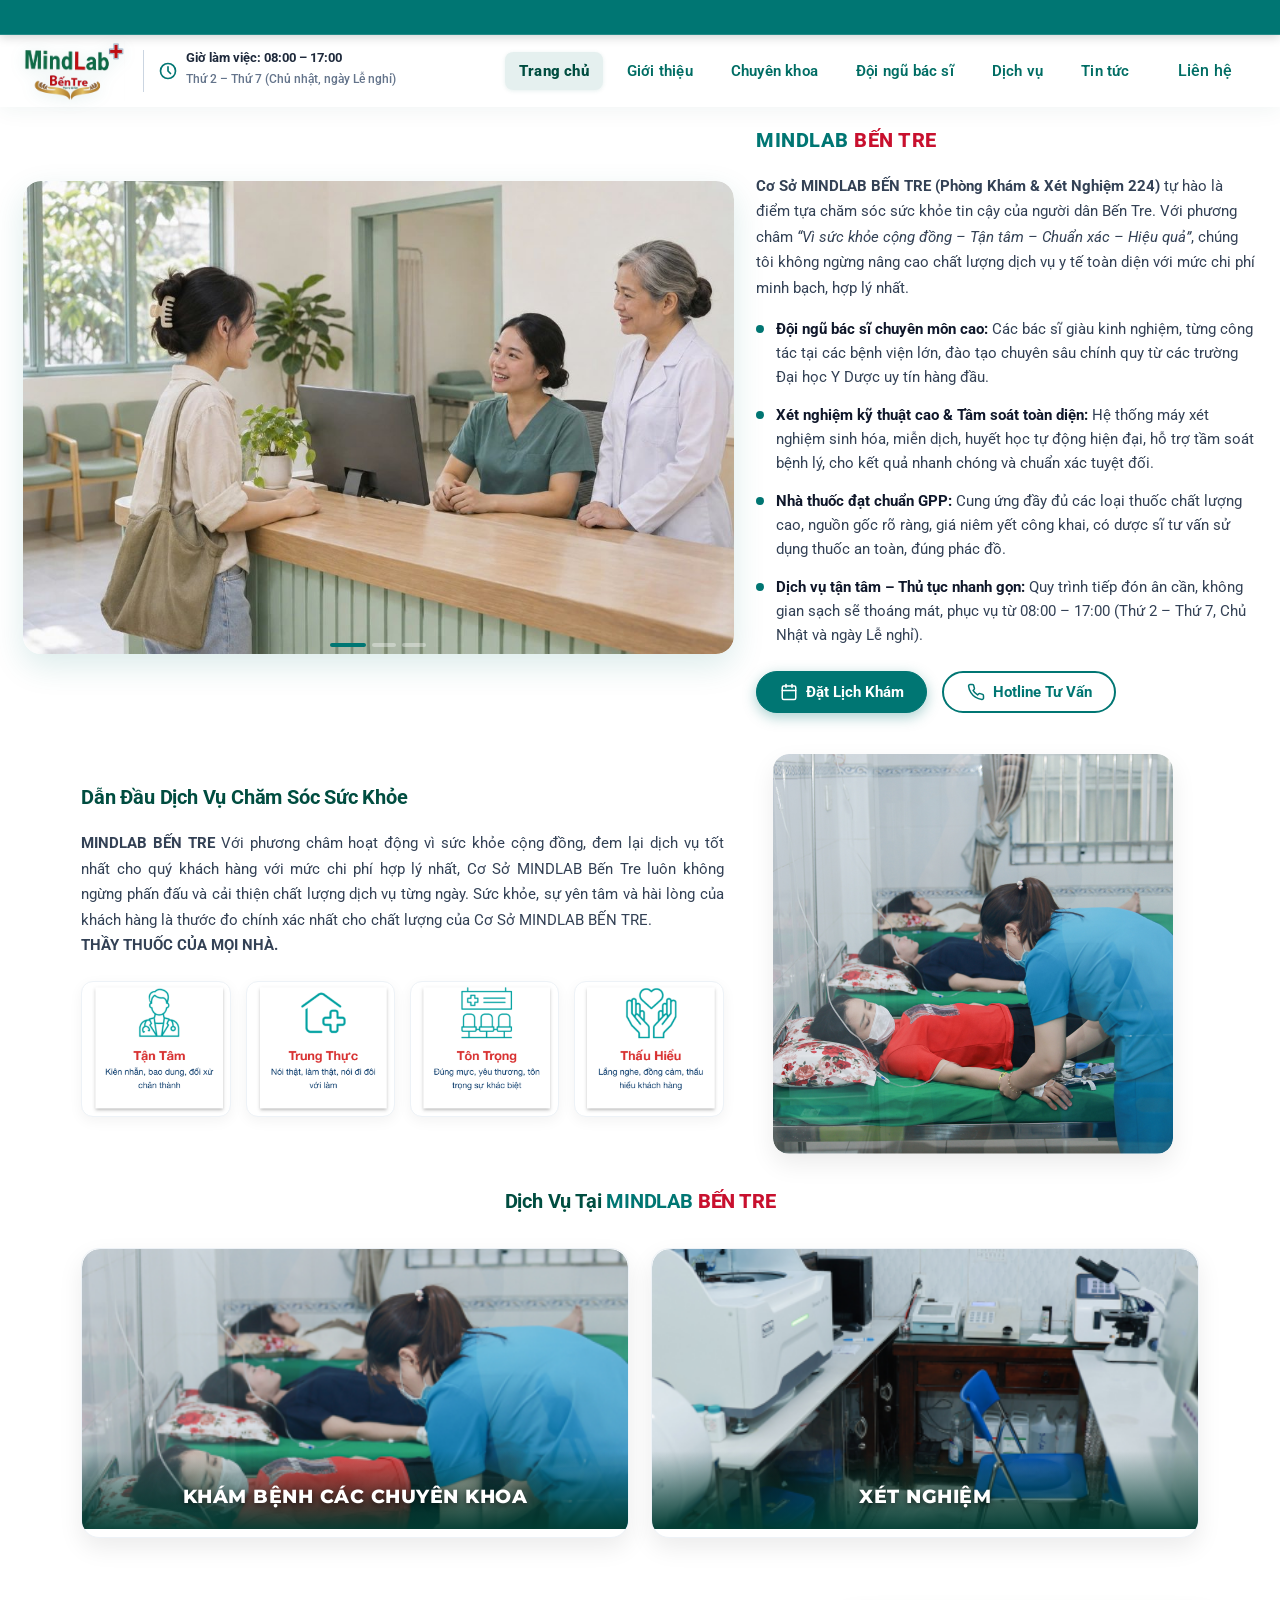
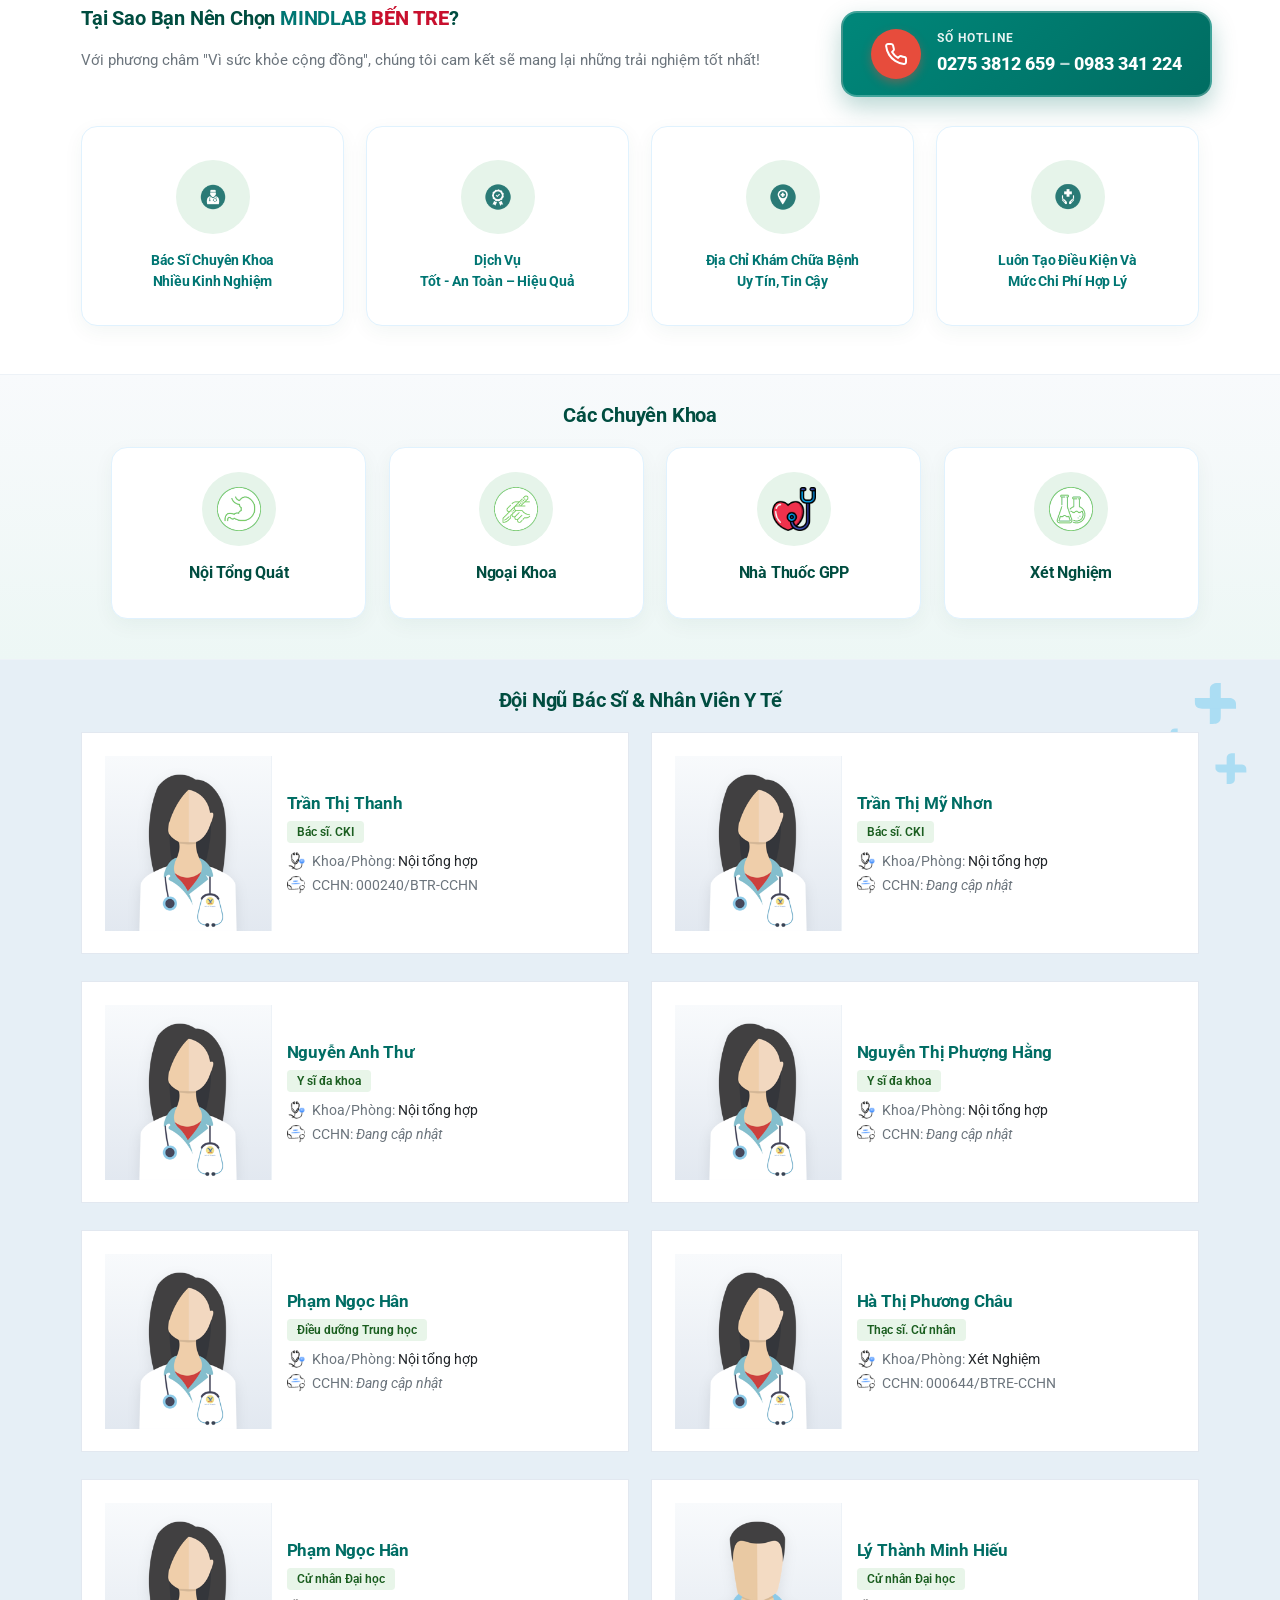
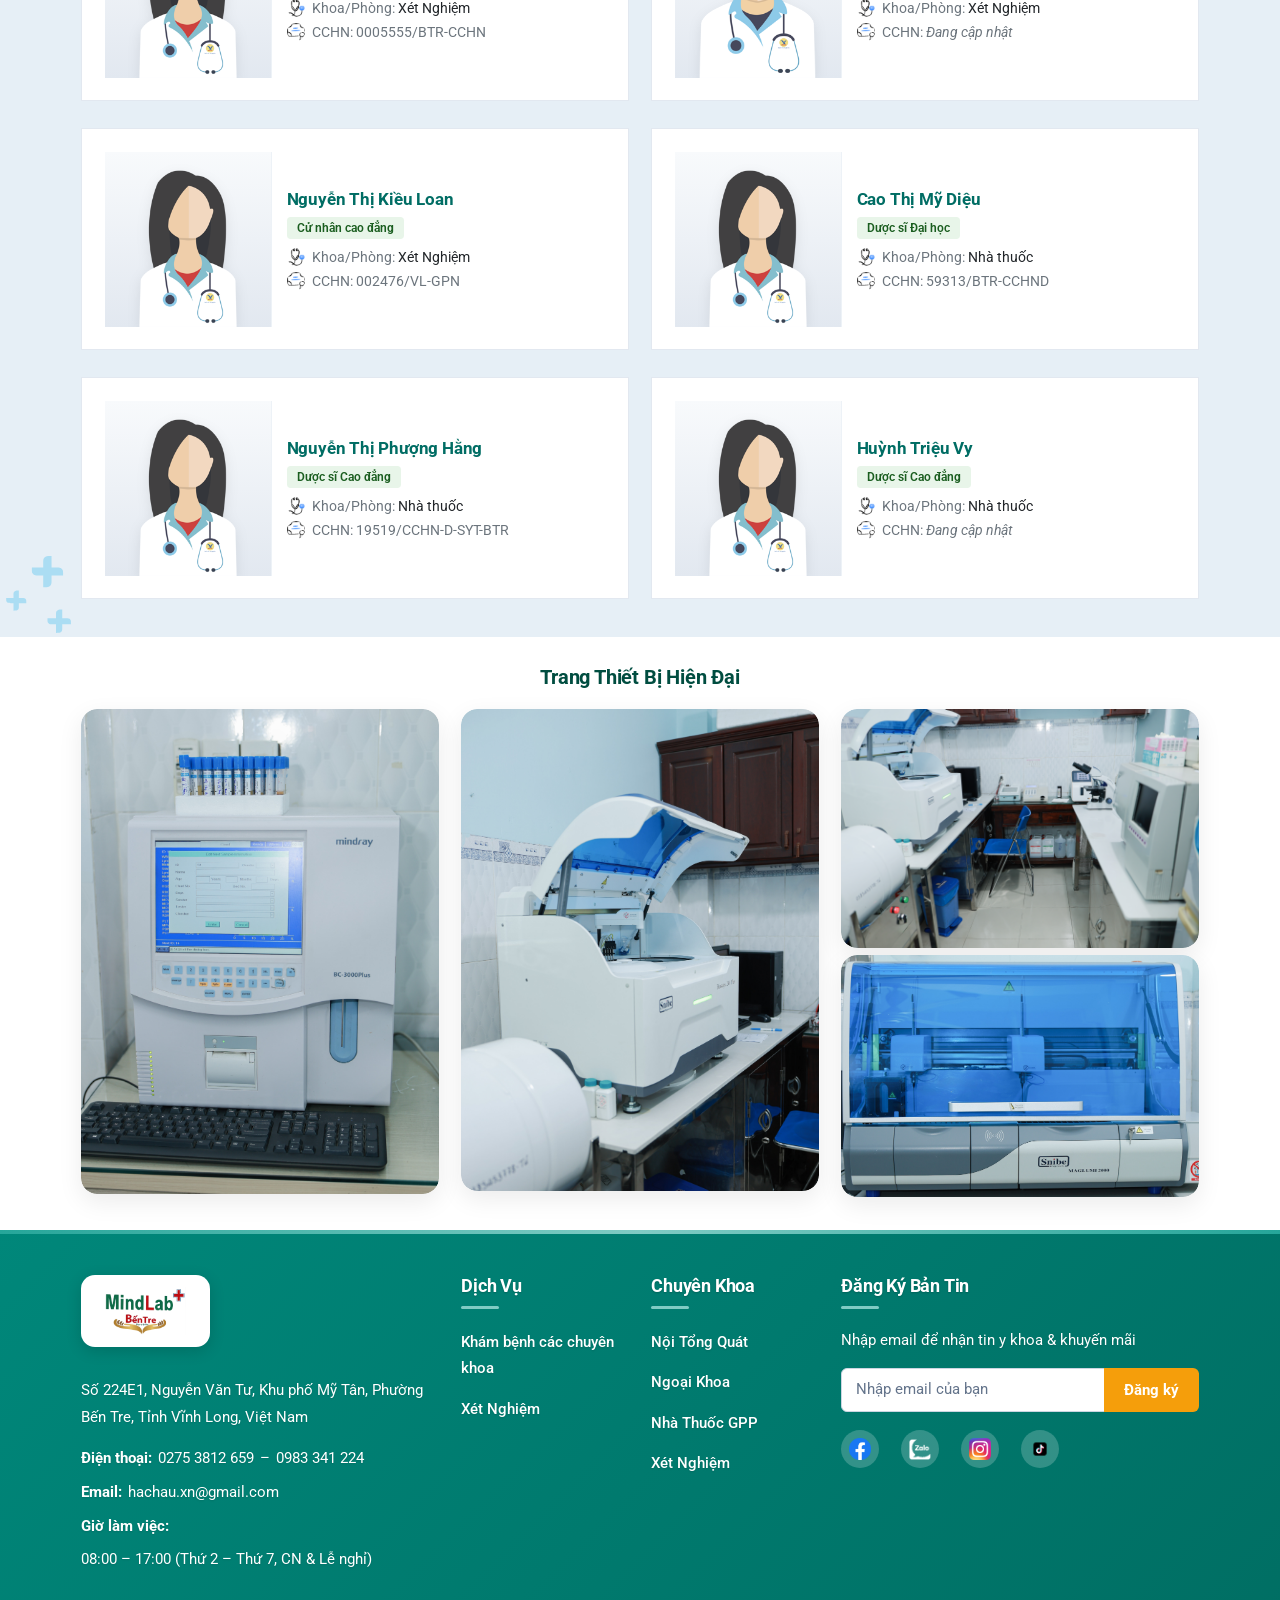
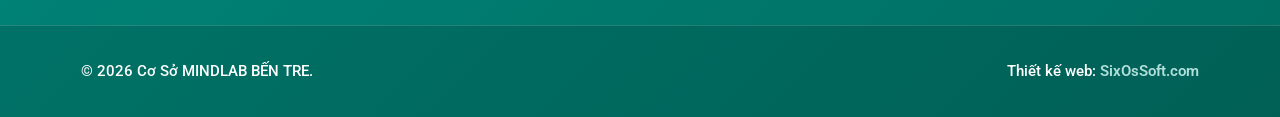
<file: index.html>
<!DOCTYPE html>
<html lang="en">
<head>
    <meta charset="utf-8" />
    <meta http-equiv="X-UA-Compatible" content="IE=edge">
    <meta name="viewport" content="width=device-width, initial-scale=1.0" />
    <meta name="author" content="Cơ Sở MINDLAB BẾN TRE">





    <title>Cơ Sở MINDLAB BẾN TRE</title>
        <!-- Google Fonts: Roboto & Montserrat with Vietnamese subset -->
    <link rel="preconnect" href="https://fonts.googleapis.com">
    <link rel="preconnect" href="https://fonts.gstatic.com" crossorigin>
    <link href="https://fonts.googleapis.com/css2?family=Roboto:ital,wght@0,300;0,400;0,500;0,700;0,900;1,400;1,700&family=Montserrat:wght@600;700;800;900&display=swap" rel="stylesheet">
    <link rel="stylesheet" href="./lib/bootstrap/dist/css/bootstrap.min.css" />
    <!-- Fancybox CSS -->
    <link rel="stylesheet" href="./lib/fancybox/jquery.fancybox.css" />
    <link rel="stylesheet" href="./css/site.css" />


    <link rel="apple-touch-icon" sizes="180x180" href="/apple-touch-icon.png" />
    <link rel="manifest" href="/site.webmanifest" />








    <script type="application/ld+json">
        
    {
      "@context": "https://schema.org",
      "@graph": [
            {
                "@type": "MedicalOrganization",
                "@id": "https://pkdksinhhau.com/#organization",
                "name": "CƠ SỞ MINDLAB BẾN TRE",
                "legalName": "CÔNG TY TNHH CƠ SỞ MINDLAB BẾN TRE",
                "url": "https://pkdksinhhau.com",
                "logo": "https://pkdksinhhau.com/images/logo/logo-pkdk-sinhhau.png",
                "sameAs": [
                "https://www.facebook.com/vinhvien.medlab"
                ],
                "contactPoint": {
                "@type": "ContactPoint",
                "telephone": "+84-909-636-293",
                "contactType": "customer service",
                "areaServed": "VN",
                "availableLanguage": ["vi"]
                }
            },
            {
                "@type": "MedicalClinic",
                "@id": "https://pkdksinhhau.com/#clinic",
                "name": "CƠ SỞ MINDLAB BẾN TRE",
                "parentOrganization": {
                    "@id": "https://pkdksinhhau.com/#organization"
                },
                "url": "https://pkdksinhhau.com",
                "description": "Cơ Sở MINDLAB BẾN TRE cung cấp các dịch vụ y tế chuyên nghiệp với đội ngũ bác sĩ và chuyên gia hàng đầu, cam kết chất lượng và uy tín.",
                "image": "https://pkdksinhhau.com/images/banner/medlab.png",
                "address": {
                "@type": "PostalAddress",
                "streetAddress": "Số 224E1, Nguyễn Văn Tư, Khu phố Mỹ Tân, Phường Bến Tre, Tỉnh Vĩnh Long, Việt Nam",
                "addressLocality": "Thành phố Bến Tre",
                "addressRegion": "Bến Tre",
                "postalCode": "76116",
                "addressCountry": "VN"
                },
                "telephone": "+84909636293",
                "openingHoursSpecification": [
                    {
                    "@type": "OpeningHoursSpecification",
                    "dayOfWeek": ["Monday","Tuesday","Wednesday","Thursday","Friday","Saturday"],
                    "opens": "08:00",
                    "closes": "17:00"
                    }
                ],
                "geo": {
                    "@type": "GeoCoordinates",
                    "latitude": 10.97328,
                    "longitude": 106.85414
                },
                "aggregateRating": {
                    "@type": "AggregateRating",
                    "ratingValue": "4.8",
                    "reviewCount": "638",
                    "bestRating": "5",
                    "worstRating": "1"
                }
            }
        ]
        }
    </script>





    <script type="application/ld+json">
        
            {
            "@context": "https://schema.org",
            "@type": "WebPage",
            "@id": "https://pkdksinhhau.com/#webpage",
            "url": "https://pkdksinhhau.com/",
            "name": "Cơ Sở MINDLAB BẾN TRE",
            "isPartOf": {
            "@id": "https://pkdksinhhau.com#website"
            },
            "primaryImageOfPage": {
            "@id": "https://pkdksinhhau.com/assets/images/banner/sixossoft-pm-ql-benh-vien.webp"
            },
            "inLanguage": "vi-VN"
            }
    </script>




    <script type="application/ld+json">
        
    {
    "@type": "WebSite",
    "@id": "https://pkdksinhhau.com/#website",
    "url": "https://pkdksinhhau.com",
    "name": "Cơ Sở MINDLAB BẾN TRE",
    "description": "Cơ Sở MINDLAB BẾN TRE cung cấp các dịch vụ y tế chuyên nghiệp với đội ngũ bác sĩ và chuyên gia hàng đầu, cam kết chất lượng và uy tín.",
    "publisher": {
    "@id": "https://pkdksinhhau.com/#organization"
    },
    "potentialAction": {
    "@type": "SearchAction",
    "target": "https://pkdksinhhau.com/search?q={search_term_string}",
    "query-input": "required name=search_term_string"
    }
    }
    </script>

    <!-- Google tag (gtag.js) -->
    <script async src="https://www.googletagmanager.com/gtag/js?id=G-QC679GSHHT"></script>
    <script>
        window.dataLayer = window.dataLayer || [];
        function gtag(){dataLayer.push(arguments);}
        gtag('js', new Date());

        gtag('config', 'G-QC679GSHHT');
    </script>
    <link rel="stylesheet" href="./css/enhancements.css">
</head>
<body>
    
    <div b-nqtmdgto13 class="marquee-container">
                <div b-nqtmdgto13 class="marquee">
                    CƠ SỞ MINDLAB BẾN TRE KÍNH CHÀO QUÝ KHÁCH – MỌI NHU CẦU TƯ VẤN XIN GỌI HOTLINE 0275 3812 659 – 0983 341 224 – Địa Chỉ: Số 224E1, Nguyễn Văn Tư, Khu phố Mỹ Tân, Phường Bến Tre, Tỉnh Vĩnh Long – Giờ Làm Việc: 08:00 – 17:00 (Thứ 2 – Thứ 7, Chủ Nhật & ngày Lễ nghỉ) – Đặt lịch hẹn khám bệnh qua hotline: 0275 3812 659 – 0983 341 224
                </div>
            </div>
    <header b-nqtmdgto13>
        <!-- Menu destop -->
        <div b-nqtmdgto13 class="menu-destop">
            
            <div b-nqtmdgto13 class="menu-destopWrapper">
                <div b-nqtmdgto13 class="menu-destopLogo">
                    <a b-nqtmdgto13 href="index.html" class="brand-header-link">
                        <img b-nqtmdgto13 id="logo" title="Logo CƠ SỞ MINDLAB BẾN TRE" src="./images/logo/logo-mindlab-bentre.png" alt="Cơ Sở MINDLAB BẾN TRE">
                    </a>
                    <div b-nqtmdgto13 class="header-work-time">
                        <div class="styles_icon__VmeVE">
                            <svg xmlns="http://www.w3.org/2000/svg" width="20" height="20" viewBox="0 0 24 24" fill="none" stroke="currentColor" stroke-width="2" stroke-linecap="round" stroke-linejoin="round" class="icon icon-tabler icons-tabler-outline icon-tabler-clock"><path stroke="none" d="M0 0h24v24H0z" fill="none" /><path d="M3 12a9 9 0 1 0 18 0a9 9 0 0 0 -18 0" /><path d="M12 7v5l3 3" /></svg>
                        </div>
                        <div class="work-time-text">
                            <span class="work-time-main">Giờ làm việc: 08:00 – 17:00</span>
                            <span class="work-time-sub">Thứ 2 – Thứ 7 (Chủ nhật, ngày Lễ nghỉ)</span>
                        </div>
                    </div>
                </div>
                <div b-nqtmdgto13 class="menudestop-box">
                    
                    
                    <div b-nqtmdgto13 class="menudestop-box--bottom">

                        <div b-nqtmdgto13 class="styles_support__q04E_">
                            <div b-nqtmdgto13 class="styles_iconCall__JydRj">
                                <span b-nqtmdgto13 style="box-sizing: border-box; display: block; overflow: hidden; width: initial; height: initial; background: none; opacity: 1; border: 0px; margin: 0px; padding: 0px; position: relative;">
                                    <span b-nqtmdgto13 style="box-sizing: border-box; display: block; width: initial; height: initial; background: none; opacity: 1; border: 0px; margin: 0px; padding: 102.5% 0px 0px;"></span>
                                    <img b-nqtmdgto13 alt="hotline" sizes="100vw" srcset="" src="./images/icon-social/iconPhone.svg" decoding="async" data-nimg="responsive" style="position: absolute; inset: 0px; box-sizing: border-box; padding: 0px; border: none; margin: auto; display: block; width: 0px; height: 0px; min-width: 80%; max-width: 80%; min-height: 80%; max-height: 80%;">
                                </span>
                            </div>
                            <a b-nqtmdgto13 href="tel:0275 3812 659" class="styles_titleSupport__ndGfi">
                                Hotline tư vấn
                                <p b-nqtmdgto13>0275 3812 659 – 0983 341 224</p>
                            </a>
                        </div>

                        <div b-nqtmdgto13 class="styles_navbar__Oape1">
                            <ul b-nqtmdgto13>
                                <li class="active">
                                    <div class="styles_item__7CT7K">
                                        <a href="index.html" class="active">
                                            Trang chủ
                                        </a>
                                        <div></div>
                                    </div>
                                </li>
                                <li class="">
                                    <div class="styles_item__7CT7K">
                                        <a href="gioi-thieu.html" class="">
                                            Giới thiệu
                                        </a>
                                        <div></div>
                                    </div>
                                </li>
                                <li class="">
                                    <div class="styles_item__7CT7K">
                                        <a href="chuyen-khoa.html" class="">
                                            Chuyên khoa
                                        </a>
                                        <div></div>
                                    </div>
                                </li>
                                <li class="">
                                    <div class="styles_item__7CT7K">
                                        <a href="doi-ngu-bac-si.html" class="">
                                            Đội ngũ bác sĩ
                                        </a>
                                        <div></div>
                                    </div>
                                </li>
                                <li class="">
                                    <div class="styles_item__7CT7K">
                                        <a href="dich-vu.html" class="">
                                            Dịch vụ
                                        </a>
                                        <div></div>
                                    </div>
                                </li>
                                <li class="">
                                    <div class="styles_item__7CT7K">
                                        <a href="tin-tuc.html" class="">
                                            Tin tức
                                        </a>
                                        <div></div>
                                    </div>
                                </li>
                                <li class="">
                                    <div class="styles_item__7CT7K">
                                        <a href="lien-he.html" class="">
                                            Liên hệ
                                        </a>
                                        <div></div>
                                    </div>
                                </li>
                            </ul>
                        </div>
                    </div>
                </div>
            </div>
        </div>

        <!-- Menu mobi -->
        <div b-nqtmdgto13 class="mobile--nav">
            <nav b-nqtmdgto13 class="navbar bg-light fixed-top menu-mobile">
                <div b-nqtmdgto13 class="container-fluid">
                    <a b-nqtmdgto13 class="navbar-brand" href="index.html">
                        <img b-nqtmdgto13 src="./images/logo/logo-mindlab-bentre.png" style="max-height: 44px; width: auto;" alt="Cơ Sở MINDLAB BẾN TRE">
                    </a>
                    <button b-nqtmdgto13 style="color: black" class="navbar-toggler" type="button" data-bs-toggle="offcanvas" data-bs-target="#offcanvasNavbar" aria-controls="offcanvasNavbar">
                        <svg b-nqtmdgto13 xmlns="http://www.w3.org/2000/svg" width="24" height="24" viewBox="0 0 24 24" fill="none" stroke="currentColor" stroke-width="2" stroke-linecap="round" stroke-linejoin="round" class="icon icon-tabler icons-tabler-outline icon-tabler-menu-2"><path b-nqtmdgto13 stroke="none" d="M0 0h24v24H0z" fill="none" /><path b-nqtmdgto13 d="M4 6l16 0" /><path b-nqtmdgto13 d="M4 12l16 0" /><path b-nqtmdgto13 d="M4 18l16 0" /></svg>
                    </button>
                    <div b-nqtmdgto13 class="offcanvas offcanvas-end" tabindex="-1" id="offcanvasNavbar" aria-labelledby="offcanvasNavbarLabel">
                        <div b-nqtmdgto13 class="offcanvas-header">
                            <img b-nqtmdgto13 src="./images/logo/logo-mindlab-bentre.png" alt="Cơ Sở MINDLAB BẾN TRE" style="max-height: 44px; width: auto; background: white; border-radius: 6px; padding: 4px;">
                            <button b-nqtmdgto13 type="button" style="color: white" class="btn-close btn-close-white" data-bs-dismiss="offcanvas" aria-label="Close"></button>
                        </div>
                        <div b-nqtmdgto13 class="offcanvas-body">

                            


        <ul class="navbar-nav justify-content-end flex-grow-1">
            <li class="nav-item">
                <a class="nav-link" href="index.html">Trang chủ</a>
            </li>
        </ul>
        <ul class="navbar-nav justify-content-end flex-grow-1">
            <li class="nav-item">
                <a class="nav-link" href="gioi-thieu.html">Giới thiệu</a>
            </li>
        </ul>
        <ul class="navbar-nav justify-content-end flex-grow-1">
            <li class="nav-item dropdown">
                <a class="nav-link" href="chuyen-khoa.html">
                    Chuyên khoa
                </a>
                <button style="position: absolute; top: 10px; right: 0px" class="btn btn-link dropdown-toggle" data-bs-toggle="dropdown" aria-expanded="false"></button>
                <ul class="dropdown-menu">
                </ul>
            </li>
        </ul>
        <ul class="navbar-nav justify-content-end flex-grow-1">
            <li class="nav-item">
                <a class="nav-link" href="doi-ngu-bac-si.html">Đội ngũ bác sĩ</a>
            </li>
        </ul>
        <ul class="navbar-nav justify-content-end flex-grow-1">
            <li class="nav-item dropdown">
                <a class="nav-link" href="dich-vu.html">
                    Dịch vụ
                </a>
                <button style="position: absolute; top: 10px; right: 0px" class="btn btn-link dropdown-toggle" data-bs-toggle="dropdown" aria-expanded="false"></button>
                <ul class="dropdown-menu">
                </ul>
            </li>
        </ul>
        <ul class="navbar-nav justify-content-end flex-grow-1">
            <li class="nav-item dropdown">
                <a class="nav-link" href="tin-tuc.html">
                    Tin tức
                </a>
                <button style="position: absolute; top: 10px; right: 0px" class="btn btn-link dropdown-toggle" data-bs-toggle="dropdown" aria-expanded="false"></button>
                <ul class="dropdown-menu">
                        <li>
                            <a class="dropdown-item dropdown-item-Menu" href="tin-tuc.html">
                                Đào tạo - tập huấn
                            </a>
                        </li>
                </ul>
            </li>
        </ul>
        <ul class="navbar-nav justify-content-end flex-grow-1">
            <li class="nav-item">
                <a class="nav-link" href="lien-he.html">Liên hệ</a>
            </li>
        </ul>

<div style="background-color: white; height: 4px;"></div>

<ul class="navbar-nav justify-content-end flex-grow-1 pe-3">
    <li class="nav-item" style="display: flex; align-items: center">
        <img class="me-2" loading="lazy" width="25px" height="25px" src="./images/icon-social/zalo (2).png" alt="logo zalo">
        <a class="nav-link" href="https://zalo.me/02753812659" rel="nofollow">Hỗ trợ Zalo</a>
    </li>
    <li class="nav-item" style="display: flex; align-items: center">
        <img class="me-2" loading="lazy" width="25px" height="25px" style="border-radius: 20px" src="./images/icon-social/facebook.png" alt="logo facebook">
        <a class="nav-link" href="https://www.facebook.com/vinhvien.medlab" rel="nofollow">Hỗ trợ Facebook</a>
    </li>
    <li class="nav-item" style="display: flex; align-items: center">
        <img class="me-2" loading="lazy" width="25px" height="25px" style="border-radius: 20px" src="./images/icon-social/iconPhone.svg" alt="logo hotline">
        <a class="nav-link" href="tel:02753812659" rel="nofollow">Hotline: 0275 3812 659 – 0983 341 224</a>
    </li>
    <li class="nav-item" style="display: flex; align-items: center">
        <img class="me-2" loading="lazy" width="25px" height="25px" style="border-radius: 20px" src="./images/icon-social/email-logo.webp" alt="logo email">
        <a class="nav-link" href="mailto:hachau.xn@gmail.com" rel="nofollow">Email: hachau.xn@gmail.com</a>
    </li>
</ul>


                        </div>


                    </div>
                </div>
            </nav>
        </div>
    </header>


    
<main>

    <section class="container-fluid py-3" id="banner">
    <div class="row align-items-center g-4 mx-0">
        <div class="col-12 col-lg-7">
            <div id="heroMedicalCarousel" class="carousel slide carousel-fade" data-bs-ride="carousel" data-bs-interval="4000">
                <div class="carousel-indicators mb-2">
                    <button type="button" data-bs-target="#heroMedicalCarousel" data-bs-slide-to="0" class="active" aria-current="true" aria-label="Tiếp đón &amp; Tư vấn"></button>
                    <button type="button" data-bs-target="#heroMedicalCarousel" data-bs-slide-to="1" aria-label="Khám bệnh chuyên khoa"></button>
                    <button type="button" data-bs-target="#heroMedicalCarousel" data-bs-slide-to="2" aria-label="Xét nghiệm kỹ thuật cao"></button>
                </div>

                <div class="carousel-inner">
                    <div class="carousel-item active" data-bs-interval="4000">
                        <img src="./images/banner/hero-slide-1-tiep-don.jpg" class="d-block w-100" alt="Tiếp đón và tư vấn bệnh nhân tận tâm tại Cơ Sở MINDLAB Bến Tre">
                    </div>
                    <div class="carousel-item" data-bs-interval="4000">
                        <img src="./images/banner/hero-slide-2-kham-benh.jpg" class="d-block w-100" alt="Bác sĩ chuyên khoa giàu kinh nghiệm thăm khám tại Cơ Sở MINDLAB Bến Tre">
                    </div>
                    <div class="carousel-item" data-bs-interval="4000">
                        <img src="./images/banner/hero-slide-3-xet-nghiem.jpg" class="d-block w-100" alt="Xét nghiệm kỹ thuật cao nhanh chóng chuẩn xác tại Cơ Sở MINDLAB Bến Tre">
                    </div>
                </div>

                
                
            </div>

        </div>
        <div class="col-12 col-lg-5">
            <div class="about-us-title">
                <h1 class="title hero-brand-title mt-1" style="font-size: 20px !important; font-weight: 800 !important; margin-bottom: 10px !important;">
                    <span class="primary1" style="color: #007673;">MINDLAB</span> <span class="primary2" style="color: #c0392b;">BẾN TRE</span>
                </h1>
            </div>
            <div class="hero-intro">
                <p style="font-size: 15px; line-height: 1.7; color: #475569; margin-bottom: 16px;">
                    <strong>Cơ Sở MINDLAB BẾN TRE (Phòng Khám &amp; Xét Nghiệm 224)</strong> tự hào là điểm tựa chăm sóc sức khỏe tin cậy của người dân Bến Tre. Với phương châm <em>“Vì sức khỏe cộng đồng – Tận tâm – Chuẩn xác – Hiệu quả”</em>, chúng tôi không ngừng nâng cao chất lượng dịch vụ y tế toàn diện với mức chi phí minh bạch, hợp lý nhất.
                </p>

                <div class="hero-info-list">
                    <div class="hero-info-item">
                        <span class="hero-info-bullet"></span>
                        <div class="hero-info-text">
                            <strong>Đội ngũ bác sĩ chuyên môn cao:</strong> Các bác sĩ giàu kinh nghiệm, từng công tác tại các bệnh viện lớn, đào tạo chuyên sâu chính quy từ các trường Đại học Y Dược uy tín hàng đầu.
                        </div>
                    </div>
                    <div class="hero-info-item">
                        <span class="hero-info-bullet"></span>
                        <div class="hero-info-text">
                            <strong>Xét nghiệm kỹ thuật cao &amp; Tầm soát toàn diện:</strong> Hệ thống máy xét nghiệm sinh hóa, miễn dịch, huyết học tự động hiện đại, hỗ trợ tầm soát bệnh lý, cho kết quả nhanh chóng và chuẩn xác tuyệt đối.
                        </div>
                    </div>
                    <div class="hero-info-item">
                        <span class="hero-info-bullet"></span>
                        <div class="hero-info-text">
                            <strong>Nhà thuốc đạt chuẩn GPP:</strong> Cung ứng đầy đủ các loại thuốc chất lượng cao, nguồn gốc rõ ràng, giá niêm yết công khai, có dược sĩ tư vấn sử dụng thuốc an toàn, đúng phác đồ.
                        </div>
                    </div>
                    <div class="hero-info-item">
                        <span class="hero-info-bullet"></span>
                        <div class="hero-info-text">
                            <strong>Dịch vụ tận tâm – Thủ tục nhanh gọn:</strong> Quy trình tiếp đón ân cần, không gian sạch sẽ thoáng mát, phục vụ từ 08:00 – 17:00 (Thứ 2 – Thứ 7, Chủ Nhật và ngày Lễ nghỉ).
                        </div>
                    </div>
                </div>

                <div class="hero-cta-group d-flex flex-wrap gap-3 mt-4">
                    <a href="lien-he.html" class="btn btn-hero-primary px-4 py-2 fw-bold" style="background-color: #007673 !important; color: #ffffff !important; border-radius: 50px; font-weight: 700 !important; box-shadow: 0 4px 14px rgba(0,118,115,0.35); text-decoration: none; display: inline-flex; align-items: center; gap: 8px;">
                        <svg xmlns="http://www.w3.org/2000/svg" width="18" height="18" viewBox="0 0 24 24" fill="none" stroke="#ffffff" stroke-width="2" stroke-linecap="round" stroke-linejoin="round"><rect x="3" y="4" width="18" height="18" rx="2" ry="2"></rect><line x1="16" y1="2" x2="16" y2="6"></line><line x1="8" y1="2" x2="8" y2="6"></line><line x1="3" y1="10" x2="21" y2="10"></line></svg>
                        <span style="color: #ffffff !important; font-weight: 700 !important;">Đặt Lịch Khám</span>
                    </a>
                    <a href="tel:02753812659" class="btn btn-hero-secondary px-4 py-2 fw-bold" style="border: 2px solid #007673 !important; color: #007673 !important; background-color: #ffffff !important; border-radius: 50px; font-weight: 700 !important; text-decoration: none; display: inline-flex; align-items: center; gap: 8px;">
                        <svg xmlns="http://www.w3.org/2000/svg" width="18" height="18" viewBox="0 0 24 24" fill="none" stroke="#007673" stroke-width="2" stroke-linecap="round" stroke-linejoin="round"><path d="M22 16.92v3a2 2 0 0 1-2.18 2 19.79 19.79 0 0 1-8.63-3.07 19.5 19.5 0 0 1-6-6 19.79 19.79 0 0 1-3.07-8.67A2 2 0 0 1 4.11 2h3a2 2 0 0 1 2 1.72 12.84 12.84 0 0 0 .7 2.81 2 2 0 0 1-.45 2.11L8.09 9.91a16 16 0 0 0 6 6l1.27-1.27a2 2 0 0 1 2.11-.45 12.84 12.84 0 0 0 2.81.7A2 2 0 0 1 22 16.92z"></path></svg>
                        <span style="color: #007673 !important; font-weight: 700 !important;">Hotline Tư Vấn</span>
                    </a>
                </div>
            </div>

        </div>
    </div>
</section>

    <section class="container py-5">
        <div class="row d-flex justify-content-center align-items-center">
            <div class="col-12 col-lg-7">
                <!-- Heading -->
                <div class="about-us-title">
                 

                    <h2 class="title">
                        Dẫn Đầu Dịch Vụ Chăm Sóc Sức Khỏe
                    </h2>
          
                </div>
                <!-- Text -->

                <p class="about-us-text">
                    <strong>MINDLAB BẾN TRE</strong>
                    Với phương châm hoạt động vì sức khỏe cộng đồng, đem lại dịch vụ tốt nhất cho quý khách hàng với mức chi phí hợp lý nhất, Cơ Sở MINDLAB Bến Tre luôn không ngừng phấn đấu và cải thiện chất lượng dịch vụ từng ngày. Sức khỏe, sự yên tâm và hài lòng của khách hàng là thước đo chính xác nhất cho chất lượng của Cơ Sở MINDLAB BẾN TRE.
                    <br>
                    <strong>THẦY THUỐC CỦA MỌI NHÀ.</strong>
                </p>

                <!-- 4 Core Values with interactive hover & larger presentation -->
                <div class="core-values-container mt-4 mb-2">
                    <div class="row g-2 g-sm-3">
                        <div class="col-6 col-sm-3">
                            <div class="core-value-card">
                                <img src="./images/banner/core-value-1.png" alt="Tận Tâm - Kiên nhẫn, bao dung, đối xử chân thành" class="img-fluid">
                            </div>
                        </div>
                        <div class="col-6 col-sm-3">
                            <div class="core-value-card">
                                <img src="./images/banner/core-value-2.png" alt="Trung Thực - Nói thật, làm thật, nói đi đôi với làm" class="img-fluid">
                            </div>
                        </div>
                        <div class="col-6 col-sm-3">
                            <div class="core-value-card">
                                <img src="./images/banner/core-value-3.png" alt="Tôn Trọng - Đúng mực, yêu thương, tôn trọng sự khác biệt" class="img-fluid">
                            </div>
                        </div>
                        <div class="col-6 col-sm-3">
                            <div class="core-value-card">
                                <img src="./images/banner/core-value-4.png" alt="Thấu Hiểu - Lắng nghe, đồng cảm, thấu hiểu khách hàng" class="img-fluid">
                            </div>
                        </div>
                    </div>
                </div>
                
            </div>

            <div class="col-12 col-lg-5 mt-4 mt-lg-0">
                <!-- Image -->
                <div class="about-us-img text-center">
                    <figure class="about-single-img" style="margin: 0 auto; max-width: 100%; border-radius: 18px; overflow: hidden; box-shadow: 0 12px 32px rgba(0, 118, 115, 0.12);">
                        <img alt="Khám bệnh chuyên khoa" loading="lazy" src="./images/banner/kham-benh-cac-chuyen-khoa.png" style="width: 100%; height: auto; display: block; border-radius: 18px;">
                    </figure>
                </div>
            </div>
        </div>
    </section>

    <div class="container py-2">
        <div class="row justify-content-center text-md-center mb-3">
            <div class="service-heading mb-0">     
                <h2 class="title">
                        Dịch Vụ Tại
                    <span class="primary1">MINDLAB</span> <span class="primary2">BẾN TRE</span>
                </h2>
            </div>
        </div>

        <div class="row justify-content-center">

            <div class="col-lg-6 col-md-6 col-12 mb-4">
                <div class="service-content">
                    <div class="service-img">
                        <img src="./images/banner/kham-benh-cac-chuyen-khoa.png" alt="Dịch vụ khám bệnh các chuyên khoa">
                        <p style="text-align: center;">KHÁM BỆNH CÁC CHUYÊN KHOA</p>
                    </div>
                </div>
            </div>

            <div class="col-lg-6 col-md-6 col-12 mb-4">
                <div class="service-content">
                    <div class="service-img">
                        <img class="img-responsive" src="./images/banner/xet-nghiem.png" alt="Dịch vụ xét nghiệm">
                        <p style="text-align: center;">XÉT NGHIỆM</p>
                    </div>
                </div>
            </div>

        </div>
    </div>

    <div class="container py-5 choose-us-section">
        <div class="row align-items-center mb-4">
            <div class="col-xs-12 col-sm-12 col-md-8 col-lg-8">
                <div class="why-heading">                 

                    <h2 class="title" style="font-weight: 800; font-size: 20px; line-height: 1.35; margin-bottom: 8px;">
                        Tại Sao Bạn Nên Chọn <span class="primary1" style="color: #007673;">MINDLAB</span> <span class="primary2" style="color: #c0392b;">BẾN TRE</span>?
                    </h2>

                    <div class="text-muted" style="font-size: 15px;">Với phương châm "Vì sức khỏe cộng đồng", chúng tôi cam kết sẽ mang lại những trải nghiệm tốt nhất!</div>
                </div>
            </div>

            <div class="col-xs-12 col-sm-12 col-md-4 col-lg-4 text-md-end mt-3 mt-md-0">
                <div class="why-contact-banner d-inline-flex align-items-center gap-3 p-3 px-4 shadow-sm" style="background: linear-gradient(135deg, #007673, #005a58); border-radius: 16px; color: #ffffff;">
                    <div class="contact-icon-circle d-flex align-items-center justify-content-center" style="width: 50px; height: 50px; border-radius: 50%; background: #e74c3c; flex-shrink: 0; box-shadow: 0 4px 10px rgba(231,76,60,0.4);">
                        <svg xmlns="http://www.w3.org/2000/svg" width="24" height="24" viewBox="0 0 24 24" fill="none" stroke="#ffffff" stroke-width="2" stroke-linecap="round" stroke-linejoin="round"><path d="M22 16.92v3a2 2 0 0 1-2.18 2 19.79 19.79 0 0 1-8.63-3.07 19.5 19.5 0 0 1-6-6 19.79 19.79 0 0 1-3.07-8.67A2 2 0 0 1 4.11 2h3a2 2 0 0 1 2 1.72 12.84 12.84 0 0 0 .7 2.81 2 2 0 0 1-.45 2.11L8.09 9.91a16 16 0 0 0 6 6l1.27-1.27a2 2 0 0 1 2.11-.45 12.84 12.84 0 0 0 2.81.7A2 2 0 0 1 22 16.92z"></path></svg>
                    </div>
                    <div class="text-start">
                        <div style="font-size: 12px; font-weight: 700; text-transform: uppercase; letter-spacing: 1px; color: rgba(255,255,255,0.9);">SỐ HOTLINE</div>
                        <div style="font-size: 18px; font-weight: 800; white-space: nowrap;">
                            <a href="tel:02753812659" style="color: #ffffff !important; text-decoration: none;">0275 3812 659</a> <span style="color: rgba(255,255,255,0.7);">–</span> <a href="tel:0983341224" style="color: #ffffff !important; text-decoration: none;">0983 341 224</a>
                        </div>
                    </div>
                </div>
            </div>
        </div>

        <div class="row justify-content-center mt-3">
            <div class="col-lg-3 col-md-6 col-sm-6 mb-4">
                <div class="why-card">
                    <div class="why-img">
                        <img src="./images/icon/icon-bac-si.png" alt="Bác sĩ chuyên khoa nhiều kinh nghiệm">
                    </div>
                    <div class="why-des">
                        <h3>Bác Sĩ Chuyên Khoa <br> Nhiều Kinh Nghiệm</h3>
                    </div>  
                </div>
            </div>

            <div class="col-lg-3 col-md-6 col-sm-6 mb-4">
                <div class="why-card">
                    <div class="why-img">
                        <img src="./images/icon/dich-vu-chat-luong-an-toan.png" alt="Dịch vụ chất lượng an toàn hiệu quả">
                    </div>
                    <div class="why-des">
                        <h3>Dịch Vụ <br> Tốt - An Toàn – Hiệu Quả</h3>
                    </div>
                </div>
            </div>

            <div class="col-lg-3 col-md-6 col-sm-6 mb-4">
                <div class="why-card">
                    <div class="why-img">
                        <img src="./images/icon/dia-chi-kham-benh-uy-tin-an-toan.png" alt="Địa chỉ khám bệnh uy tín">
                    </div>
                    <div class="why-des">
                        <h3>Địa Chỉ Khám Chữa Bệnh <br> Uy Tín, Tin Cậy</h3>
                    </div>
                </div>
            </div>

            <div class="col-lg-3 col-md-6 col-sm-6 mb-4">
                <div class="why-card">
                    <div class="why-img">
                        <img src="./images/icon/luon-tao-dieu-kien-va-chi-phi-hop-li.png" alt="Luôn tạo điều kiện, chi phí hợp lí">
                    </div>
                    <div class="why-des">
                        <h3>Luôn Tạo Điều Kiện Và <br> Mức Chi Phí Hợp Lý</h3>
                    </div>
                </div>
            </div>
        </div>
    </div>

    

    <section id="chuyen-khoa" class="chuyen-khoa py-5">
        <div class="container">
            <div class="service-heading d-flex flex-column align-items-center text-center mb-4">
                <h2 class="title fw-bold" style="color: #004d40;">Các Chuyên Khoa</h2>
            </div>
            <ul class="row d-flex justify-content-center">
                <li class="col-lg-3 col-md-6 col-sm-6 mb-4">
                    <article class="specialty-item">
                        <a href="chuyen-khoa.html">
                            <figure>
                                <img src="./images/icon/icon-khoa-noi-tong-quat.png" alt="Khoa Nội tổng quát" class="img-fluid">
                            </figure>
                            <h3 class="one-line">Nội Tổng Quát</h3>
                        </a>
                    </article>
                </li>
                <li class="col-lg-3 col-md-6 col-sm-6 mb-4">
                    <article class="specialty-item">
                        <a href="chuyen-khoa.html">
                            <figure>
                                <img src="./images/icon/icon-khoa-ngoai.png" alt="Ngoại khoa" class="img-fluid">
                            </figure>
                            <h3>Ngoại Khoa</h3>
                        </a>
                    </article>
                </li>
                <li class="col-lg-3 col-md-6 col-sm-6 mb-4">
                    <article class="specialty-item">
                        <a href="chuyen-khoa.html">
                            <figure>
                                <img src="./images/icon/icon-ong-nghiem1.png" alt="Nhà thuốc GPP" class="img-fluid">
                            </figure>
                            <h3>Nhà Thuốc GPP</h3>
                        </a>
                    </article>
                </li>
                <li class="col-lg-3 col-md-6 col-sm-6 mb-4">
                    <article class="specialty-item">
                        <a href="chuyen-khoa.html">
                            <figure>
                                <img src="./images/icon/icon-xet-nghiem.png" alt="Xét nghiệm" class="img-fluid">
                            </figure>
                            <h3>Xét Nghiệm</h3>
                        </a>
                    </article>
                </li>
            </ul>
        </div>
    </section>

    <section id="bac-si" class="py-5">
        <div class="container">
            <div class="service-heading d-flex flex-column align-items-center text-center mb-4">
                <h2 class="title fw-bold" style="color: #004d40;">Đội Ngũ Bác Sĩ & Nhân Viên Y Tế</h2>
            </div>

            <div class="row gx-4 gy-3">

                <div class="col-md-6 col-sm-12 mb-3">
                    <div class="row doctor-card g-0 h-100 shadow-sm" style="background: #fff; border-radius: 12px; overflow: hidden; border: 1px solid #edf2f7;">
                        <div class="col-4 d-flex align-items-center justify-content-center" style="background: #f8fafc; padding: 12px;">
                            <img src="./images/doctor/doctor-default.png" alt="Bác sĩ. CKI Trần Thị Thanh" class="img-fluid" style="max-height: 140px; border-radius: 8px;">
                        </div>
                        <div class="col-8 p-3 d-flex flex-column justify-content-center">
                            <h3 class="doctor-name fw-bold mb-1" style="color: #0d8a43; font-size: 1.15rem;">Trần Thị Thanh</h3>
                            <span class="badge mb-2 align-self-start" style="background: #e8f5e9; color: #1b5e20; font-size: 0.85rem; font-weight: 600; padding: 5px 10px;">Bác sĩ. CKI</span>
                            <div class="d-flex align-items-center mb-1">
                                <img src="./images/icon/icon-3.png" style="width: 18px; height: 18px;" />
                                <p class="m-0 ms-2 fw-semibold text-secondary" style="font-size: 0.9rem;">Khoa/Phòng: <span class="text-dark">Nội tổng hợp</span></p>
                            </div>
                            <div class="d-flex align-items-center">
                                <img src="./images/icon/icon-2.png" style="width: 18px; height: 18px;" />
                                <p class="m-0 ms-2 text-muted" style="font-size: 0.85rem;">CCHN: <span class="fw-medium">000240/BTR-CCHN</span></p>
                            </div>
                        </div>
                    </div>
                </div>

                <div class="col-md-6 col-sm-12 mb-3">
                    <div class="row doctor-card g-0 h-100 shadow-sm" style="background: #fff; border-radius: 12px; overflow: hidden; border: 1px solid #edf2f7;">
                        <div class="col-4 d-flex align-items-center justify-content-center" style="background: #f8fafc; padding: 12px;">
                            <img src="./images/doctor/doctor-default.png" alt="Bác sĩ. CKI Trần Thị Mỹ Nhơn" class="img-fluid" style="max-height: 140px; border-radius: 8px;">
                        </div>
                        <div class="col-8 p-3 d-flex flex-column justify-content-center">
                            <h3 class="doctor-name fw-bold mb-1" style="color: #0d8a43; font-size: 1.15rem;">Trần Thị Mỹ Nhơn</h3>
                            <span class="badge mb-2 align-self-start" style="background: #e8f5e9; color: #1b5e20; font-size: 0.85rem; font-weight: 600; padding: 5px 10px;">Bác sĩ. CKI</span>
                            <div class="d-flex align-items-center mb-1">
                                <img src="./images/icon/icon-3.png" style="width: 18px; height: 18px;" />
                                <p class="m-0 ms-2 fw-semibold text-secondary" style="font-size: 0.9rem;">Khoa/Phòng: <span class="text-dark">Nội tổng hợp</span></p>
                            </div>
                            <div class="d-flex align-items-center">
                                <img src="./images/icon/icon-2.png" style="width: 18px; height: 18px;" />
                                <p class="m-0 ms-2 text-muted" style="font-size: 0.85rem;">CCHN: <span class="fw-medium"><em class="text-warning-emphasis">Đang cập nhật</em></span></p>
                            </div>
                        </div>
                    </div>
                </div>

                <div class="col-md-6 col-sm-12 mb-3">
                    <div class="row doctor-card g-0 h-100 shadow-sm" style="background: #fff; border-radius: 12px; overflow: hidden; border: 1px solid #edf2f7;">
                        <div class="col-4 d-flex align-items-center justify-content-center" style="background: #f8fafc; padding: 12px;">
                            <img src="./images/doctor/doctor-default.png" alt="Y sĩ đa khoa Nguyễn Anh Thư" class="img-fluid" style="max-height: 140px; border-radius: 8px;">
                        </div>
                        <div class="col-8 p-3 d-flex flex-column justify-content-center">
                            <h3 class="doctor-name fw-bold mb-1" style="color: #0d8a43; font-size: 1.15rem;">Nguyễn Anh Thư</h3>
                            <span class="badge mb-2 align-self-start" style="background: #e8f5e9; color: #1b5e20; font-size: 0.85rem; font-weight: 600; padding: 5px 10px;">Y sĩ đa khoa</span>
                            <div class="d-flex align-items-center mb-1">
                                <img src="./images/icon/icon-3.png" style="width: 18px; height: 18px;" />
                                <p class="m-0 ms-2 fw-semibold text-secondary" style="font-size: 0.9rem;">Khoa/Phòng: <span class="text-dark">Nội tổng hợp</span></p>
                            </div>
                            <div class="d-flex align-items-center">
                                <img src="./images/icon/icon-2.png" style="width: 18px; height: 18px;" />
                                <p class="m-0 ms-2 text-muted" style="font-size: 0.85rem;">CCHN: <span class="fw-medium"><em class="text-warning-emphasis">Đang cập nhật</em></span></p>
                            </div>
                        </div>
                    </div>
                </div>

                <div class="col-md-6 col-sm-12 mb-3">
                    <div class="row doctor-card g-0 h-100 shadow-sm" style="background: #fff; border-radius: 12px; overflow: hidden; border: 1px solid #edf2f7;">
                        <div class="col-4 d-flex align-items-center justify-content-center" style="background: #f8fafc; padding: 12px;">
                            <img src="./images/doctor/doctor-default.png" alt="Y sĩ đa khoa Nguyễn Thị Phượng Hằng" class="img-fluid" style="max-height: 140px; border-radius: 8px;">
                        </div>
                        <div class="col-8 p-3 d-flex flex-column justify-content-center">
                            <h3 class="doctor-name fw-bold mb-1" style="color: #0d8a43; font-size: 1.15rem;">Nguyễn Thị Phượng Hằng</h3>
                            <span class="badge mb-2 align-self-start" style="background: #e8f5e9; color: #1b5e20; font-size: 0.85rem; font-weight: 600; padding: 5px 10px;">Y sĩ đa khoa</span>
                            <div class="d-flex align-items-center mb-1">
                                <img src="./images/icon/icon-3.png" style="width: 18px; height: 18px;" />
                                <p class="m-0 ms-2 fw-semibold text-secondary" style="font-size: 0.9rem;">Khoa/Phòng: <span class="text-dark">Nội tổng hợp</span></p>
                            </div>
                            <div class="d-flex align-items-center">
                                <img src="./images/icon/icon-2.png" style="width: 18px; height: 18px;" />
                                <p class="m-0 ms-2 text-muted" style="font-size: 0.85rem;">CCHN: <span class="fw-medium"><em class="text-warning-emphasis">Đang cập nhật</em></span></p>
                            </div>
                        </div>
                    </div>
                </div>

                <div class="col-md-6 col-sm-12 mb-3">
                    <div class="row doctor-card g-0 h-100 shadow-sm" style="background: #fff; border-radius: 12px; overflow: hidden; border: 1px solid #edf2f7;">
                        <div class="col-4 d-flex align-items-center justify-content-center" style="background: #f8fafc; padding: 12px;">
                            <img src="./images/doctor/doctor-default.png" alt="Điều dưỡng Trung học Phạm Ngọc Hân" class="img-fluid" style="max-height: 140px; border-radius: 8px;">
                        </div>
                        <div class="col-8 p-3 d-flex flex-column justify-content-center">
                            <h3 class="doctor-name fw-bold mb-1" style="color: #0d8a43; font-size: 1.15rem;">Phạm Ngọc Hân</h3>
                            <span class="badge mb-2 align-self-start" style="background: #e8f5e9; color: #1b5e20; font-size: 0.85rem; font-weight: 600; padding: 5px 10px;">Điều dưỡng Trung học</span>
                            <div class="d-flex align-items-center mb-1">
                                <img src="./images/icon/icon-3.png" style="width: 18px; height: 18px;" />
                                <p class="m-0 ms-2 fw-semibold text-secondary" style="font-size: 0.9rem;">Khoa/Phòng: <span class="text-dark">Nội tổng hợp</span></p>
                            </div>
                            <div class="d-flex align-items-center">
                                <img src="./images/icon/icon-2.png" style="width: 18px; height: 18px;" />
                                <p class="m-0 ms-2 text-muted" style="font-size: 0.85rem;">CCHN: <span class="fw-medium"><em class="text-warning-emphasis">Đang cập nhật</em></span></p>
                            </div>
                        </div>
                    </div>
                </div>

                <div class="col-md-6 col-sm-12 mb-3">
                    <div class="row doctor-card g-0 h-100 shadow-sm" style="background: #fff; border-radius: 12px; overflow: hidden; border: 1px solid #edf2f7;">
                        <div class="col-4 d-flex align-items-center justify-content-center" style="background: #f8fafc; padding: 12px;">
                            <img src="./images/doctor/doctor-default.png" alt="Thạc sĩ. Cử nhân Hà Thị Phương Châu" class="img-fluid" style="max-height: 140px; border-radius: 8px;">
                        </div>
                        <div class="col-8 p-3 d-flex flex-column justify-content-center">
                            <h3 class="doctor-name fw-bold mb-1" style="color: #0d8a43; font-size: 1.15rem;">Hà Thị Phương Châu</h3>
                            <span class="badge mb-2 align-self-start" style="background: #e8f5e9; color: #1b5e20; font-size: 0.85rem; font-weight: 600; padding: 5px 10px;">Thạc sĩ. Cử nhân</span>
                            <div class="d-flex align-items-center mb-1">
                                <img src="./images/icon/icon-3.png" style="width: 18px; height: 18px;" />
                                <p class="m-0 ms-2 fw-semibold text-secondary" style="font-size: 0.9rem;">Khoa/Phòng: <span class="text-dark">Xét Nghiệm</span></p>
                            </div>
                            <div class="d-flex align-items-center">
                                <img src="./images/icon/icon-2.png" style="width: 18px; height: 18px;" />
                                <p class="m-0 ms-2 text-muted" style="font-size: 0.85rem;">CCHN: <span class="fw-medium">000644/BTRE-CCHN</span></p>
                            </div>
                        </div>
                    </div>
                </div>

                <div class="col-md-6 col-sm-12 mb-3">
                    <div class="row doctor-card g-0 h-100 shadow-sm" style="background: #fff; border-radius: 12px; overflow: hidden; border: 1px solid #edf2f7;">
                        <div class="col-4 d-flex align-items-center justify-content-center" style="background: #f8fafc; padding: 12px;">
                            <img src="./images/doctor/doctor-default.png" alt="Cử nhân Đại học Phạm Ngọc Hân" class="img-fluid" style="max-height: 140px; border-radius: 8px;">
                        </div>
                        <div class="col-8 p-3 d-flex flex-column justify-content-center">
                            <h3 class="doctor-name fw-bold mb-1" style="color: #0d8a43; font-size: 1.15rem;">Phạm Ngọc Hân</h3>
                            <span class="badge mb-2 align-self-start" style="background: #e8f5e9; color: #1b5e20; font-size: 0.85rem; font-weight: 600; padding: 5px 10px;">Cử nhân Đại học</span>
                            <div class="d-flex align-items-center mb-1">
                                <img src="./images/icon/icon-3.png" style="width: 18px; height: 18px;" />
                                <p class="m-0 ms-2 fw-semibold text-secondary" style="font-size: 0.9rem;">Khoa/Phòng: <span class="text-dark">Xét Nghiệm</span></p>
                            </div>
                            <div class="d-flex align-items-center">
                                <img src="./images/icon/icon-2.png" style="width: 18px; height: 18px;" />
                                <p class="m-0 ms-2 text-muted" style="font-size: 0.85rem;">CCHN: <span class="fw-medium">0005555/BTR-CCHN</span></p>
                            </div>
                        </div>
                    </div>
                </div>

                <div class="col-md-6 col-sm-12 mb-3">
                    <div class="row doctor-card g-0 h-100 shadow-sm" style="background: #fff; border-radius: 12px; overflow: hidden; border: 1px solid #edf2f7;">
                        <div class="col-4 d-flex align-items-center justify-content-center" style="background: #f8fafc; padding: 12px;">
                            <img src="./images/doctor/doctor-default1.png" alt="Cử nhân Đại học Lý Thành Minh Hiếu" class="img-fluid" style="max-height: 140px; border-radius: 8px;">
                        </div>
                        <div class="col-8 p-3 d-flex flex-column justify-content-center">
                            <h3 class="doctor-name fw-bold mb-1" style="color: #0d8a43; font-size: 1.15rem;">Lý Thành Minh Hiếu</h3>
                            <span class="badge mb-2 align-self-start" style="background: #e8f5e9; color: #1b5e20; font-size: 0.85rem; font-weight: 600; padding: 5px 10px;">Cử nhân Đại học</span>
                            <div class="d-flex align-items-center mb-1">
                                <img src="./images/icon/icon-3.png" style="width: 18px; height: 18px;" />
                                <p class="m-0 ms-2 fw-semibold text-secondary" style="font-size: 0.9rem;">Khoa/Phòng: <span class="text-dark">Xét Nghiệm</span></p>
                            </div>
                            <div class="d-flex align-items-center">
                                <img src="./images/icon/icon-2.png" style="width: 18px; height: 18px;" />
                                <p class="m-0 ms-2 text-muted" style="font-size: 0.85rem;">CCHN: <span class="fw-medium"><em class="text-warning-emphasis">Đang cập nhật</em></span></p>
                            </div>
                        </div>
                    </div>
                </div>

                <div class="col-md-6 col-sm-12 mb-3">
                    <div class="row doctor-card g-0 h-100 shadow-sm" style="background: #fff; border-radius: 12px; overflow: hidden; border: 1px solid #edf2f7;">
                        <div class="col-4 d-flex align-items-center justify-content-center" style="background: #f8fafc; padding: 12px;">
                            <img src="./images/doctor/doctor-default.png" alt="Cử nhân cao đẳng Nguyễn Thị Kiều Loan" class="img-fluid" style="max-height: 140px; border-radius: 8px;">
                        </div>
                        <div class="col-8 p-3 d-flex flex-column justify-content-center">
                            <h3 class="doctor-name fw-bold mb-1" style="color: #0d8a43; font-size: 1.15rem;">Nguyễn Thị Kiều Loan</h3>
                            <span class="badge mb-2 align-self-start" style="background: #e8f5e9; color: #1b5e20; font-size: 0.85rem; font-weight: 600; padding: 5px 10px;">Cử nhân cao đẳng</span>
                            <div class="d-flex align-items-center mb-1">
                                <img src="./images/icon/icon-3.png" style="width: 18px; height: 18px;" />
                                <p class="m-0 ms-2 fw-semibold text-secondary" style="font-size: 0.9rem;">Khoa/Phòng: <span class="text-dark">Xét Nghiệm</span></p>
                            </div>
                            <div class="d-flex align-items-center">
                                <img src="./images/icon/icon-2.png" style="width: 18px; height: 18px;" />
                                <p class="m-0 ms-2 text-muted" style="font-size: 0.85rem;">CCHN: <span class="fw-medium">002476/VL-GPN</span></p>
                            </div>
                        </div>
                    </div>
                </div>

                <div class="col-md-6 col-sm-12 mb-3">
                    <div class="row doctor-card g-0 h-100 shadow-sm" style="background: #fff; border-radius: 12px; overflow: hidden; border: 1px solid #edf2f7;">
                        <div class="col-4 d-flex align-items-center justify-content-center" style="background: #f8fafc; padding: 12px;">
                            <img src="./images/doctor/doctor-default.png" alt="Dược sĩ Đại học Cao Thị Mỹ Diệu" class="img-fluid" style="max-height: 140px; border-radius: 8px;">
                        </div>
                        <div class="col-8 p-3 d-flex flex-column justify-content-center">
                            <h3 class="doctor-name fw-bold mb-1" style="color: #0d8a43; font-size: 1.15rem;">Cao Thị Mỹ Diệu</h3>
                            <span class="badge mb-2 align-self-start" style="background: #e8f5e9; color: #1b5e20; font-size: 0.85rem; font-weight: 600; padding: 5px 10px;">Dược sĩ Đại học</span>
                            <div class="d-flex align-items-center mb-1">
                                <img src="./images/icon/icon-3.png" style="width: 18px; height: 18px;" />
                                <p class="m-0 ms-2 fw-semibold text-secondary" style="font-size: 0.9rem;">Khoa/Phòng: <span class="text-dark">Nhà thuốc</span></p>
                            </div>
                            <div class="d-flex align-items-center">
                                <img src="./images/icon/icon-2.png" style="width: 18px; height: 18px;" />
                                <p class="m-0 ms-2 text-muted" style="font-size: 0.85rem;">CCHN: <span class="fw-medium">59313/BTR-CCHND</span></p>
                            </div>
                        </div>
                    </div>
                </div>

                <div class="col-md-6 col-sm-12 mb-3">
                    <div class="row doctor-card g-0 h-100 shadow-sm" style="background: #fff; border-radius: 12px; overflow: hidden; border: 1px solid #edf2f7;">
                        <div class="col-4 d-flex align-items-center justify-content-center" style="background: #f8fafc; padding: 12px;">
                            <img src="./images/doctor/doctor-default.png" alt="Dược sĩ Cao đẳng Nguyễn Thị Phượng Hằng" class="img-fluid" style="max-height: 140px; border-radius: 8px;">
                        </div>
                        <div class="col-8 p-3 d-flex flex-column justify-content-center">
                            <h3 class="doctor-name fw-bold mb-1" style="color: #0d8a43; font-size: 1.15rem;">Nguyễn Thị Phượng Hằng</h3>
                            <span class="badge mb-2 align-self-start" style="background: #e8f5e9; color: #1b5e20; font-size: 0.85rem; font-weight: 600; padding: 5px 10px;">Dược sĩ Cao đẳng</span>
                            <div class="d-flex align-items-center mb-1">
                                <img src="./images/icon/icon-3.png" style="width: 18px; height: 18px;" />
                                <p class="m-0 ms-2 fw-semibold text-secondary" style="font-size: 0.9rem;">Khoa/Phòng: <span class="text-dark">Nhà thuốc</span></p>
                            </div>
                            <div class="d-flex align-items-center">
                                <img src="./images/icon/icon-2.png" style="width: 18px; height: 18px;" />
                                <p class="m-0 ms-2 text-muted" style="font-size: 0.85rem;">CCHN: <span class="fw-medium">19519/CCHN-D-SYT-BTR</span></p>
                            </div>
                        </div>
                    </div>
                </div>

                <div class="col-md-6 col-sm-12 mb-3">
                    <div class="row doctor-card g-0 h-100 shadow-sm" style="background: #fff; border-radius: 12px; overflow: hidden; border: 1px solid #edf2f7;">
                        <div class="col-4 d-flex align-items-center justify-content-center" style="background: #f8fafc; padding: 12px;">
                            <img src="./images/doctor/doctor-default.png" alt="Dược sĩ Cao đẳng Huỳnh Triệu Vy" class="img-fluid" style="max-height: 140px; border-radius: 8px;">
                        </div>
                        <div class="col-8 p-3 d-flex flex-column justify-content-center">
                            <h3 class="doctor-name fw-bold mb-1" style="color: #0d8a43; font-size: 1.15rem;">Huỳnh Triệu Vy</h3>
                            <span class="badge mb-2 align-self-start" style="background: #e8f5e9; color: #1b5e20; font-size: 0.85rem; font-weight: 600; padding: 5px 10px;">Dược sĩ Cao đẳng</span>
                            <div class="d-flex align-items-center mb-1">
                                <img src="./images/icon/icon-3.png" style="width: 18px; height: 18px;" />
                                <p class="m-0 ms-2 fw-semibold text-secondary" style="font-size: 0.9rem;">Khoa/Phòng: <span class="text-dark">Nhà thuốc</span></p>
                            </div>
                            <div class="d-flex align-items-center">
                                <img src="./images/icon/icon-2.png" style="width: 18px; height: 18px;" />
                                <p class="m-0 ms-2 text-muted" style="font-size: 0.85rem;">CCHN: <span class="fw-medium"><em class="text-warning-emphasis">Đang cập nhật</em></span></p>
                            </div>
                        </div>
                    </div>
                </div>
            </div>
        </div>
    </section>

    <section class="device-gallery container py-5">
        <div class="service-heading d-flex flex-column align-items-center text-center mb-4">
            <h2 class="title fw-bold" style="color: #004d40;">Trang Thiết Bị Hiện Đại</h2>
        </div>

        <div class="row">
            <div class="col-4">
                <a href="./images/thietbi/may-xet-nghiem-huyet-hoc.jpg" data-fancybox="gallery" data-caption="Máy xét nghiệm huyết học">
                    <img src="./images/thietbi/may-xet-nghiem-huyet-hoc.jpg" alt="Máy xét nghiệm huyết học" class="img-fluid">
                </a>
            </div>
            <div class="col-4">
                <a href="./images/thietbi/may-xet-nghiem-sinh-hoa.jpg" data-fancybox="gallery" data-caption="Máy xét nghiệm sinh hóa">
                    <img src="./images/thietbi/may-xet-nghiem-sinh-hoa.jpg" alt="Máy xét nghiệm sinh hóa" class="img-fluid">
                </a>
            </div>
            <div class="col-4">
                <div class="mb-2">
                    <a href="./images/thietbi/phong-xet-nghiem.jpg" data-fancybox="gallery" data-caption="Phòng xét nghiệm">
                        <img src="./images/thietbi/phong-xet-nghiem.jpg" alt="Phòng xét nghiệm" class="img-fluid">
                    </a>
                </div>
                <div class="mb-2">
                    <a href="./images/thietbi/may-xet-nghiem-mien-dich.jpg" data-fancybox="gallery" data-caption="Máy xét nghiệmn miễn dịch">
                        <img src="./images/thietbi/may-xet-nghiem-mien-dich.jpg" alt="Máy xét nghiệm miễn dịch" class="img-fluid">
                    </a>
                </div>
            </div>
            
        </div>

    </section>

</main>





    <footer b-nqtmdgto13 class="custom-footer pt-5">

        <!-- Company Info -->
        <section b-nqtmdgto13 class="footer-company">
            <div b-nqtmdgto13 class="container">
                <div b-nqtmdgto13 class="row g-4">
                    <div b-nqtmdgto13 class="col-lg-4 col-md-6">

                        <!-- Logo & Name -->
                        <div b-nqtmdgto13 class="footer-logo">
        <div class="footer-logo-card" style="background: #ffffff !important; padding: 12px 24px !important; border-radius: 14px !important; display: inline-flex !important; align-items: center !important; justify-content: center !important; box-shadow: 0 4px 15px rgba(0,0,0,0.15) !important; margin: 0 0 15px 0 !important; overflow: hidden !important;">
            <img b-nqtmdgto13 src="./images/logo/logo-mindlab-bentre.png" alt="Logo Cơ Sở MINDLAB BẾN TRE" style="height: 48px !important; max-height: 48px !important; width: auto !important; display: block !important; margin: 0 !important; border-radius: 0 !important; transform: none !important;">
        </div>
    </div>

                        <!-- Address & Contact -->
                        <address b-nqtmdgto13>
                            <p b-nqtmdgto13>Số 224E1, Nguyễn Văn Tư, Khu phố Mỹ Tân, Phường Bến Tre, Tỉnh Vĩnh Long, Việt Nam</p>
                        </address>

                        <div b-nqtmdgto13 class="footer-contact-list">
                            <p b-nqtmdgto13>
                                <strong b-nqtmdgto13>Điện thoại:</strong>
                                <a b-nqtmdgto13 style="color: white !important" href="tel:02753812659">0275 3812 659</a> – <a b-nqtmdgto13 style="color: white !important" href="tel:0983341224">0983 341 224</a>
                            </p>
                            <p b-nqtmdgto13>
                                <strong b-nqtmdgto13>Email:</strong>
                                <a b-nqtmdgto13 style="color: white !important" href="mailto:hachau.xn@gmail.com">
                                    hachau.xn@gmail.com
                                </a>
                            </p>
                            <p b-nqtmdgto13>
                                <strong b-nqtmdgto13>Giờ làm việc:</strong>
                                <time b-nqtmdgto13 datetime="Mo-Sa 08:00-17:00">
                            08:00 – 17:00 (Thứ 2 – Thứ 7, CN & Lễ nghỉ)
                        </time>
                            </p>
                        </div>

                    </div>

                    <!-- Quick Links -->
                    <nav b-nqtmdgto13 class="col-lg-2 col-md-6" aria-label="Dịch vụ">
                        <h4 b-nqtmdgto13 class="footer-title">Dịch Vụ</h4>
                        <ul b-nqtmdgto13 class="footer-links">
                            <li b-nqtmdgto13><a b-nqtmdgto13 href="#">Khám bệnh các chuyên khoa</a></li>
                            <li b-nqtmdgto13><a b-nqtmdgto13 href="#">Xét Nghiệm</a></li>
                            </ul>
                    </nav>

                    <!-- Specialties -->
                    <nav b-nqtmdgto13 class="col-lg-2 col-md-6" aria-label="Chuyên khoa">
                        <h4 b-nqtmdgto13 class="footer-title">Chuyên Khoa</h4>
                        <ul b-nqtmdgto13 class="footer-links">
                            <li b-nqtmdgto13><a b-nqtmdgto13 href="#">Nội Tổng Quát</a></li>
                            <li b-nqtmdgto13><a b-nqtmdgto13 href="#">Ngoại Khoa</a></li>
                            <li b-nqtmdgto13><a b-nqtmdgto13 href="chuyen-khoa.html">Nhà Thuốc GPP</a></li>
                            <li b-nqtmdgto13><a b-nqtmdgto13 href="#">Xét Nghiệm</a></li>
                        </ul>
                    </nav>

                    <!-- Newsletter -->
                    <section b-nqtmdgto13 class="col-lg-4 col-md-6" aria-labelledby="newsletter-title">
                        <h4 b-nqtmdgto13 id="newsletter-title" class="footer-title">Đăng Ký Bản Tin</h4>
                        <p b-nqtmdgto13>Nhập email để nhận tin y khoa & khuyến mãi</p>
                        <form class="newsletter-form">
                            <label b-nqtmdgto13 for="newsletter-email" class="visually-hidden">Email</label>
                            <div b-nqtmdgto13 class="input-group">
                                <input b-nqtmdgto13 type="email"
                                       id="newsletter-email"
                                       class="form-control newsletter-input"
                                       placeholder="Nhập email của bạn"
                                       required>
                                <button b-nqtmdgto13 class="btn btn-subscribe" type="submit">
                                    Đăng ký
                                </button>
                            </div>
                        </form>

                        <!-- Social Profiles -->
                        <div b-nqtmdgto13 class="social-links" aria-label="Mạng xã hội">
                            <a b-nqtmdgto13 href="#"><img b-nqtmdgto13 src="./images/icon-social/facebook.png" alt="Facebook"></a>
                            <a b-nqtmdgto13 href="https://zalo.me/0982315005"><img b-nqtmdgto13 src="./images/icon-social/zalo.png" alt="Zalo"></a>
                            <a b-nqtmdgto13 href="#"><img b-nqtmdgto13 src="./images/icon-social/insta.png" alt="Instagram"></a>
                            <a b-nqtmdgto13 href="#"><img b-nqtmdgto13 src="./images/icon-social/logo-tiktok.webp" alt="TikTok"></a>
                        </div>
                    </section>
                </div>
            </div>
        </section>

        <!-- Footer Bottom -->
        <div b-nqtmdgto13 class="footer-bottom mt-5">
            <div b-nqtmdgto13 class="container">
                <div b-nqtmdgto13 class="row py-3">
                    <div b-nqtmdgto13 class="col-md-6 text-center text-md-start">
                        <p b-nqtmdgto13 class="mb-0">
                            &copy; <time b-nqtmdgto13 datetime="2026">2026</time>
                            Cơ Sở MINDLAB BẾN TRE.
                        </p>
                    </div>
                    <div b-nqtmdgto13 class="col-md-6 text-center text-md-end">
                        <p b-nqtmdgto13 class="mb-0">
                            Thiết kế web:
                            <a b-nqtmdgto13 href="#" class="text-white">
                              SixOsSoft.com
                            </a>
                        </p>
                    </div>
                </div>
            </div>
        </div>

    </footer>


    <script src="./lib/jquery/dist/jquery.min.js"></script>
    <script src="./lib/bootstrap/dist/js/bootstrap.bundle.min.js"></script>
    <!-- Fancybox JS -->
    <script src="./lib/fancybox/jquery.fancybox.min.js"></script>
    <script src="./js/site.js"></script>
    
    <script src="./js/enhancements.js"></script>
</body>
</html>
</file>
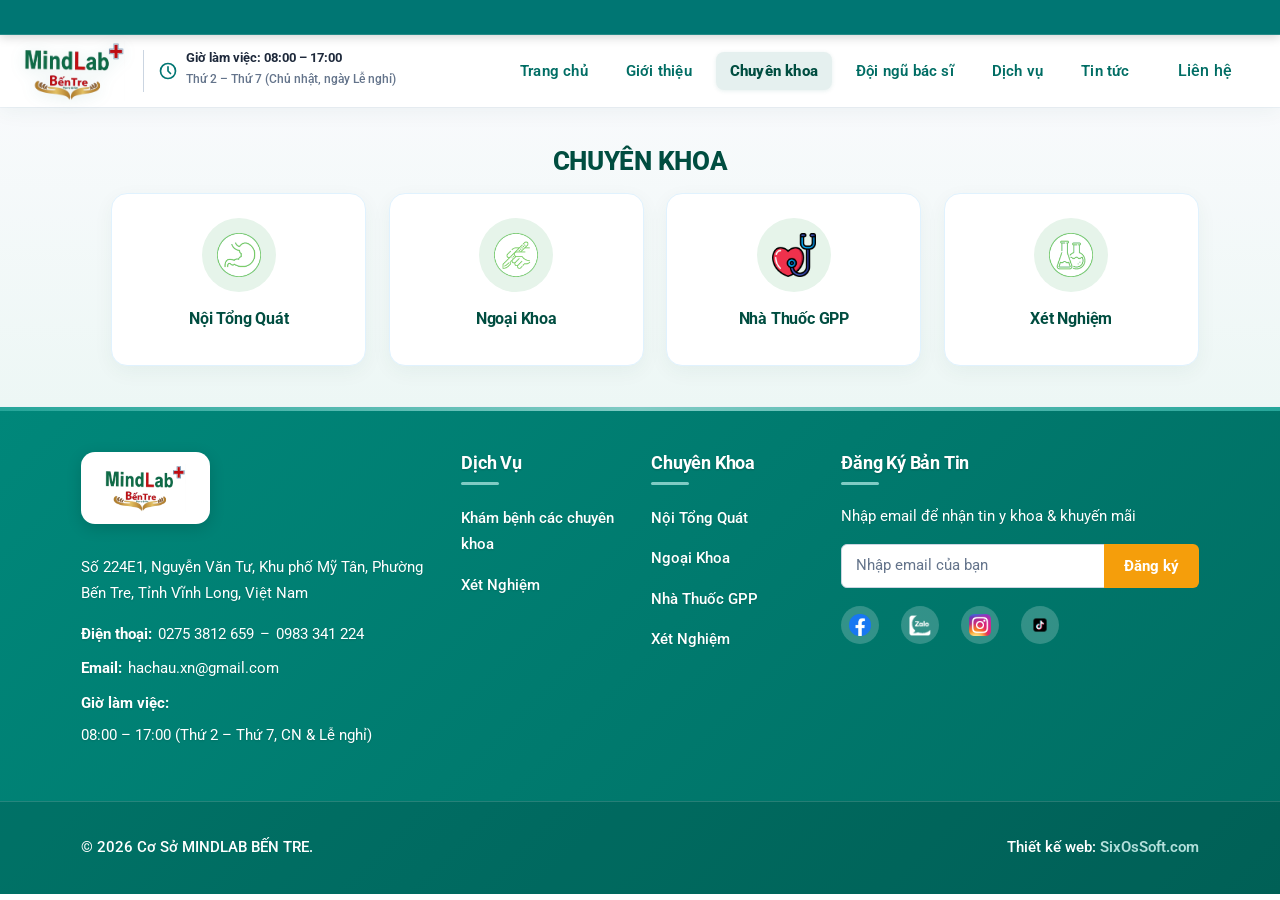
<file: chuyen-khoa.html>
<!DOCTYPE html>
<html lang="en">
<head>
    <meta charset="utf-8" />
    <meta http-equiv="X-UA-Compatible" content="IE=edge">
    <meta name="viewport" content="width=device-width, initial-scale=1.0" />
    <meta name="author" content="Cơ Sở MINDLAB BẾN TRE">





    <title>Chuyên khoa - Cơ Sở MINDLAB BẾN TRE</title>
        <!-- Google Fonts: Roboto & Montserrat with Vietnamese subset -->
    <link rel="preconnect" href="https://fonts.googleapis.com">
    <link rel="preconnect" href="https://fonts.gstatic.com" crossorigin>
    <link href="https://fonts.googleapis.com/css2?family=Roboto:ital,wght@0,300;0,400;0,500;0,700;0,900;1,400;1,700&family=Montserrat:wght@600;700;800;900&display=swap" rel="stylesheet">
    <link rel="stylesheet" href="./lib/bootstrap/dist/css/bootstrap.min.css" />
    <!-- Fancybox CSS -->
    <link rel="stylesheet" href="./lib/fancybox/jquery.fancybox.css" />
    <link rel="stylesheet" href="./css/site.css" />


    <link rel="apple-touch-icon" sizes="180x180" href="/apple-touch-icon.png" />
    <link rel="manifest" href="/site.webmanifest" />








    <script type="application/ld+json">
        
    {
      "@context": "https://schema.org",
      "@graph": [
            {
                "@type": "MedicalOrganization",
                "@id": "https://pkdksinhhau.com/#organization",
                "name": "CƠ SỞ MINDLAB BẾN TRE",
                "legalName": "CÔNG TY TNHH CƠ SỞ MINDLAB BẾN TRE",
                "url": "https://pkdksinhhau.com",
                "logo": "https://pkdksinhhau.com/images/logo/logo-pkdk-sinhhau.png",
                "sameAs": [
                "https://www.facebook.com/vinhvien.medlab"
                ],
                "contactPoint": {
                "@type": "ContactPoint",
                "telephone": "+84-909-636-293",
                "contactType": "customer service",
                "areaServed": "VN",
                "availableLanguage": ["vi"]
                }
            },
            {
                "@type": "MedicalClinic",
                "@id": "https://pkdksinhhau.com/#clinic",
                "name": "CƠ SỞ MINDLAB BẾN TRE",
                "parentOrganization": {
                    "@id": "https://pkdksinhhau.com/#organization"
                },
                "url": "https://pkdksinhhau.com",
                "description": "Cơ Sở MINDLAB BẾN TRE cung cấp các dịch vụ y tế chuyên nghiệp với đội ngũ bác sĩ và chuyên gia hàng đầu, cam kết chất lượng và uy tín.",
                "image": "https://pkdksinhhau.com/images/banner/medlab.png",
                "address": {
                "@type": "PostalAddress",
                "streetAddress": "Số 224E1, Nguyễn Văn Tư, Khu phố Mỹ Tân, Phường Bến Tre, Tỉnh Vĩnh Long, Việt Nam",
                "addressLocality": "Thành phố Bến Tre",
                "addressRegion": "Bến Tre",
                "postalCode": "76116",
                "addressCountry": "VN"
                },
                "telephone": "+84909636293",
                "openingHoursSpecification": [
                    {
                    "@type": "OpeningHoursSpecification",
                    "dayOfWeek": ["Monday","Tuesday","Wednesday","Thursday","Friday","Saturday"],
                    "opens": "08:00",
                    "closes": "17:00"
                    }
                ],
                "geo": {
                    "@type": "GeoCoordinates",
                    "latitude": 10.97328,
                    "longitude": 106.85414
                },
                "aggregateRating": {
                    "@type": "AggregateRating",
                    "ratingValue": "4.8",
                    "reviewCount": "638",
                    "bestRating": "5",
                    "worstRating": "1"
                }
            }
        ]
        }
    </script>





    <script type="application/ld+json">
        
            {
            "@context": "https://schema.org",
            "@type": "WebPage",
            "@id": "#webpage",
            "url": "",
            "name": "Chuyên khoa",
            "isPartOf": {
            "@id": "https://pkdksinhhau.com#website"
            },
            "primaryImageOfPage": {
            "@id": "https://pkdksinhhau.com/assets/images/banner/sixossoft-pm-ql-benh-vien.webp"
            },
            "inLanguage": "vi-VN"
            }
    </script>




    <script type="application/ld+json">
        
    {
    "@type": "WebSite",
    "@id": "https://pkdksinhhau.com/#website",
    "url": "https://pkdksinhhau.com",
    "name": "Cơ Sở MINDLAB BẾN TRE",
    "description": "Cơ Sở MINDLAB BẾN TRE cung cấp các dịch vụ y tế chuyên nghiệp với đội ngũ bác sĩ và chuyên gia hàng đầu, cam kết chất lượng và uy tín.",
    "publisher": {
    "@id": "https://pkdksinhhau.com/#organization"
    },
    "potentialAction": {
    "@type": "SearchAction",
    "target": "https://pkdksinhhau.com/search?q={search_term_string}",
    "query-input": "required name=search_term_string"
    }
    }
    </script>

    <!-- Google tag (gtag.js) -->
    <script async src="https://www.googletagmanager.com/gtag/js?id=G-QC679GSHHT"></script>
    <script>
        window.dataLayer = window.dataLayer || [];
        function gtag(){dataLayer.push(arguments);}
        gtag('js', new Date());

        gtag('config', 'G-QC679GSHHT');
    </script>
    <link rel="stylesheet" href="./css/enhancements.css">
</head>
<body>
    
    <div b-nqtmdgto13 class="marquee-container">
                <div b-nqtmdgto13 class="marquee">
                    CƠ SỞ MINDLAB BẾN TRE KÍNH CHÀO QUÝ KHÁCH – MỌI NHU CẦU TƯ VẤN XIN GỌI HOTLINE 0275 3812 659 – 0983 341 224 – Địa Chỉ: Số 224E1, Nguyễn Văn Tư, Khu phố Mỹ Tân, Phường Bến Tre, Tỉnh Vĩnh Long – Giờ Làm Việc: 08:00 – 17:00 (Thứ 2 – Thứ 7, Chủ Nhật & ngày Lễ nghỉ) – Đặt lịch hẹn khám bệnh qua hotline: 0275 3812 659 – 0983 341 224
                </div>
            </div>
    <header b-nqtmdgto13>
        <!-- Menu destop -->
        <div b-nqtmdgto13 class="menu-destop">
            
            <div b-nqtmdgto13 class="menu-destopWrapper">
                <div b-nqtmdgto13 class="menu-destopLogo">
                    <a b-nqtmdgto13 href="index.html" class="brand-header-link">
                        <img b-nqtmdgto13 id="logo" title="Logo CƠ SỞ MINDLAB BẾN TRE" src="./images/logo/logo-mindlab-bentre.png" alt="Cơ Sở MINDLAB BẾN TRE">
                    </a>
                    <div b-nqtmdgto13 class="header-work-time">
                        <div class="styles_icon__VmeVE">
                            <svg xmlns="http://www.w3.org/2000/svg" width="20" height="20" viewBox="0 0 24 24" fill="none" stroke="currentColor" stroke-width="2" stroke-linecap="round" stroke-linejoin="round" class="icon icon-tabler icons-tabler-outline icon-tabler-clock"><path stroke="none" d="M0 0h24v24H0z" fill="none" /><path d="M3 12a9 9 0 1 0 18 0a9 9 0 0 0 -18 0" /><path d="M12 7v5l3 3" /></svg>
                        </div>
                        <div class="work-time-text">
                            <span class="work-time-main">Giờ làm việc: 08:00 – 17:00</span>
                            <span class="work-time-sub">Thứ 2 – Thứ 7 (Chủ nhật, ngày Lễ nghỉ)</span>
                        </div>
                    </div>
                </div>
                <div b-nqtmdgto13 class="menudestop-box">
                    
                    
                    <div b-nqtmdgto13 class="menudestop-box--bottom">

                        <div b-nqtmdgto13 class="styles_support__q04E_">
                            <div b-nqtmdgto13 class="styles_iconCall__JydRj">
                                <span b-nqtmdgto13 style="box-sizing: border-box; display: block; overflow: hidden; width: initial; height: initial; background: none; opacity: 1; border: 0px; margin: 0px; padding: 0px; position: relative;">
                                    <span b-nqtmdgto13 style="box-sizing: border-box; display: block; width: initial; height: initial; background: none; opacity: 1; border: 0px; margin: 0px; padding: 102.5% 0px 0px;"></span>
                                    <img b-nqtmdgto13 alt="hotline" sizes="100vw" srcset="" src="./images/icon-social/iconPhone.svg" decoding="async" data-nimg="responsive" style="position: absolute; inset: 0px; box-sizing: border-box; padding: 0px; border: none; margin: auto; display: block; width: 0px; height: 0px; min-width: 80%; max-width: 80%; min-height: 80%; max-height: 80%;">
                                </span>
                            </div>
                            <a b-nqtmdgto13 href="tel:0275 3812 659" class="styles_titleSupport__ndGfi">
                                Hotline tư vấn
                                <p b-nqtmdgto13>0275 3812 659 – 0983 341 224</p>
                            </a>
                        </div>

                        <div b-nqtmdgto13 class="styles_navbar__Oape1">
                            <ul b-nqtmdgto13>
                                <li class="">
                                    <div class="styles_item__7CT7K">
                                        <a href="index.html" class="">
                                            Trang chủ
                                        </a>
                                        <div></div>
                                    </div>
                                </li>
                                <li class="">
                                    <div class="styles_item__7CT7K">
                                        <a href="gioi-thieu.html" class="">
                                            Giới thiệu
                                        </a>
                                        <div></div>
                                    </div>
                                </li>
                                <li class="active">
                                    <div class="styles_item__7CT7K">
                                        <a href="chuyen-khoa.html" class="active">
                                            Chuyên khoa
                                        </a>
                                        <div></div>
                                    </div>
                                </li>
                                <li class="">
                                    <div class="styles_item__7CT7K">
                                        <a href="doi-ngu-bac-si.html" class="">
                                            Đội ngũ bác sĩ
                                        </a>
                                        <div></div>
                                    </div>
                                </li>
                                <li class="">
                                    <div class="styles_item__7CT7K">
                                        <a href="dich-vu.html" class="">
                                            Dịch vụ
                                        </a>
                                        <div></div>
                                    </div>
                                </li>
                                <li class="">
                                    <div class="styles_item__7CT7K">
                                        <a href="tin-tuc.html" class="">
                                            Tin tức
                                        </a>
                                        <div></div>
                                    </div>
                                </li>
                                <li class="">
                                    <div class="styles_item__7CT7K">
                                        <a href="lien-he.html" class="">
                                            Liên hệ
                                        </a>
                                        <div></div>
                                    </div>
                                </li>
                            </ul>
                        </div>
                    </div>
                </div>
            </div>
        </div>

        <!-- Menu mobi -->
        <div b-nqtmdgto13 class="mobile--nav">
            <nav b-nqtmdgto13 class="navbar bg-light fixed-top menu-mobile">
                <div b-nqtmdgto13 class="container-fluid">
                    <a b-nqtmdgto13 class="navbar-brand" href="index.html">
                        <img b-nqtmdgto13 src="./images/logo/logo-mindlab-bentre.png" style="max-height: 44px; width: auto;" alt="Cơ Sở MINDLAB BẾN TRE">
                    </a>
                    <button b-nqtmdgto13 style="color: black" class="navbar-toggler" type="button" data-bs-toggle="offcanvas" data-bs-target="#offcanvasNavbar" aria-controls="offcanvasNavbar">
                        <svg b-nqtmdgto13 xmlns="http://www.w3.org/2000/svg" width="24" height="24" viewBox="0 0 24 24" fill="none" stroke="currentColor" stroke-width="2" stroke-linecap="round" stroke-linejoin="round" class="icon icon-tabler icons-tabler-outline icon-tabler-menu-2"><path b-nqtmdgto13 stroke="none" d="M0 0h24v24H0z" fill="none" /><path b-nqtmdgto13 d="M4 6l16 0" /><path b-nqtmdgto13 d="M4 12l16 0" /><path b-nqtmdgto13 d="M4 18l16 0" /></svg>
                    </button>
                    <div b-nqtmdgto13 class="offcanvas offcanvas-end" tabindex="-1" id="offcanvasNavbar" aria-labelledby="offcanvasNavbarLabel">
                        <div b-nqtmdgto13 class="offcanvas-header">
                            <img b-nqtmdgto13 src="./images/logo/logo-mindlab-bentre.png" alt="Cơ Sở MINDLAB BẾN TRE" style="max-height: 44px; width: auto; background: white; border-radius: 6px; padding: 4px;">
                            <button b-nqtmdgto13 type="button" style="color: white" class="btn-close btn-close-white" data-bs-dismiss="offcanvas" aria-label="Close"></button>
                        </div>
                        <div b-nqtmdgto13 class="offcanvas-body">

                            


        <ul class="navbar-nav justify-content-end flex-grow-1">
            <li class="nav-item">
                <a class="nav-link" href="index.html">Trang chủ</a>
            </li>
        </ul>
        <ul class="navbar-nav justify-content-end flex-grow-1">
            <li class="nav-item">
                <a class="nav-link" href="gioi-thieu.html">Giới thiệu</a>
            </li>
        </ul>
        <ul class="navbar-nav justify-content-end flex-grow-1">
            <li class="nav-item dropdown">
                <a class="nav-link" href="chuyen-khoa.html">
                    Chuyên khoa
                </a>
                <button style="position: absolute; top: 10px; right: 0px" class="btn btn-link dropdown-toggle" data-bs-toggle="dropdown" aria-expanded="false"></button>
                <ul class="dropdown-menu">
                </ul>
            </li>
        </ul>
        <ul class="navbar-nav justify-content-end flex-grow-1">
            <li class="nav-item">
                <a class="nav-link" href="doi-ngu-bac-si.html">Đội ngũ bác sĩ</a>
            </li>
        </ul>
        <ul class="navbar-nav justify-content-end flex-grow-1">
            <li class="nav-item dropdown">
                <a class="nav-link" href="dich-vu.html">
                    Dịch vụ
                </a>
                <button style="position: absolute; top: 10px; right: 0px" class="btn btn-link dropdown-toggle" data-bs-toggle="dropdown" aria-expanded="false"></button>
                <ul class="dropdown-menu">
                </ul>
            </li>
        </ul>
        <ul class="navbar-nav justify-content-end flex-grow-1">
            <li class="nav-item dropdown">
                <a class="nav-link" href="tin-tuc.html">
                    Tin tức
                </a>
                <button style="position: absolute; top: 10px; right: 0px" class="btn btn-link dropdown-toggle" data-bs-toggle="dropdown" aria-expanded="false"></button>
                <ul class="dropdown-menu">
                        <li>
                            <a class="dropdown-item dropdown-item-Menu" href="tin-tuc.html">
                                Đào tạo - tập huấn
                            </a>
                        </li>
                </ul>
            </li>
        </ul>
        <ul class="navbar-nav justify-content-end flex-grow-1">
            <li class="nav-item">
                <a class="nav-link" href="lien-he.html">Liên hệ</a>
            </li>
        </ul>

<div style="background-color: white; height: 4px;"></div>

<ul class="navbar-nav justify-content-end flex-grow-1 pe-3">
    <li class="nav-item" style="display: flex; align-items: center">
        <img class="me-2" loading="lazy" width="25px" height="25px" src="./images/icon-social/zalo (2).png" alt="logo zalo">
        <a class="nav-link" href="https://zalo.me/02753812659" rel="nofollow">Hỗ trợ Zalo</a>
    </li>
    <li class="nav-item" style="display: flex; align-items: center">
        <img class="me-2" loading="lazy" width="25px" height="25px" style="border-radius: 20px" src="./images/icon-social/facebook.png" alt="logo facebook">
        <a class="nav-link" href="https://www.facebook.com/vinhvien.medlab" rel="nofollow">Hỗ trợ Facebook</a>
    </li>
    <li class="nav-item" style="display: flex; align-items: center">
        <img class="me-2" loading="lazy" width="25px" height="25px" style="border-radius: 20px" src="./images/icon-social/iconPhone.svg" alt="logo hotline">
        <a class="nav-link" href="tel:02753812659" rel="nofollow">Hotline: 0275 3812 659 – 0983 341 224</a>
    </li>
    <li class="nav-item" style="display: flex; align-items: center">
        <img class="me-2" loading="lazy" width="25px" height="25px" style="border-radius: 20px" src="./images/icon-social/email-logo.webp" alt="logo email">
        <a class="nav-link" href="mailto:hachau.xn@gmail.com" rel="nofollow">Email: hachau.xn@gmail.com</a>
    </li>
</ul>


                        </div>


                    </div>
                </div>
            </nav>
        </div>
    </header>


    <main>
    <section class="breadcrumb-nav">
        <div class="container">
            <div class="d-flex justify-content-between align-items-end">
                <div class="p-banner-left">

                    <nav aria-label="breadcrumb">
                        <ol class="breadcrumb m-0" itemscope itemtype="https://schema.org/BreadcrumbList">
                            <!-- Trang chủ -->
                            <li class="breadcrumb-item py-2" itemprop="itemListElement" itemscope itemtype="https://schema.org/ListItem">
                                <a href="index.html" itemprop="item">
                                    <span style="color: #6c757d" itemprop="name">Trang chủ</span>
                                </a>
                                <meta itemprop="position" content="1" />
                            </li>
                            <!-- Đối tác -->
                            <li class="breadcrumb-item active p-2" aria-current="page" itemprop="itemListElement" itemscope itemtype="https://schema.org/ListItem">
                                <strong style="color: #6c757d;" class="text-contact fw-bold" itemprop="name">Chuyên khoa</strong>
                                <meta itemprop="position" content="2" />
                            </li>
                        </ol>
                    </nav>
                </div>
            </div>
        </div>
    </section>


    <section id="chuyen-khoa" class="chuyen-khoa">
            <div class="heading">
                <h1>CHUYÊN KHOA</h1>
            </div>
            <div class="container">
                <ul class="row d-flex justify-content-center">
                    <li class="col-lg-3 col-md-6 col-sm-6 mb-4">
                        <article class="specialty-item">
                            <a href="chuyen-khoa.html">
                                <figure>
                                    <img src="./images/icon/icon-khoa-noi-tong-quat.png" alt="Khoa Nội tổng quát" class="img-fluid">
                                </figure>
                                <h3 class="one-line">Nội Tổng Quát</h3>
                            </a>
                        </article>
                    </li>
                    <li class="col-lg-3 col-md-6 col-sm-6 mb-4">
                        <article class="specialty-item">
                            <a href="chuyen-khoa.html">
                                <figure>
                                    <img src="./images/icon/icon-khoa-ngoai.png" alt="Ngoại khoa" class="img-fluid">
                                </figure>
                                <h3>Ngoại Khoa</h3>
                            </a>
                        </article>
                    </li>
                    <li class="col-lg-3 col-md-6 col-sm-6 mb-4">
                        <article class="specialty-item">
                            <a href="chuyen-khoa.html">
                                <figure>
                                    <img src="./images/icon/icon-ong-nghiem1.png" alt="Nhà thuốc GPP" class="img-fluid">
                                </figure>
                                <h3>Nhà Thuốc GPP</h3>
                            </a>
                        </article>
                    </li>
                    <li class="col-lg-3 col-md-6 col-sm-6 mb-4">
                        <article class="specialty-item">
                            <a href="chuyen-khoa.html">
                                <figure>
                                    <img src="./images/icon/icon-xet-nghiem.png" alt="Xét nghiệm" class="img-fluid">
                                </figure>
                                <h3>Xét Nghiệm</h3>
                            </a>
                        </article>
                    </li>
                </ul>
            </div>
        </section>


</main>

    <footer b-nqtmdgto13 class="custom-footer pt-5">

        <!-- Company Info -->
        <section b-nqtmdgto13 class="footer-company">
            <div b-nqtmdgto13 class="container">
                <div b-nqtmdgto13 class="row g-4">
                    <div b-nqtmdgto13 class="col-lg-4 col-md-6">

                        <!-- Logo & Name -->
                        <div b-nqtmdgto13 class="footer-logo">
            <div class="footer-logo-card" style="background: #ffffff !important; padding: 12px 24px !important; border-radius: 14px !important; display: inline-flex !important; align-items: center !important; justify-content: center !important; box-shadow: 0 4px 15px rgba(0,0,0,0.15) !important; margin: 0 0 15px 0 !important; overflow: hidden !important;">
            <img b-nqtmdgto13 src="./images/logo/logo-mindlab-bentre.png" alt="Logo Cơ Sở MINDLAB BẾN TRE" style="height: 48px !important; max-height: 48px !important; width: auto !important; display: block !important; margin: 0 !important; border-radius: 0 !important; transform: none !important;">
        </div>
        </div>

                        <!-- Address & Contact -->
                        <address b-nqtmdgto13>
                            <p b-nqtmdgto13>Số 224E1, Nguyễn Văn Tư, Khu phố Mỹ Tân, Phường Bến Tre, Tỉnh Vĩnh Long, Việt Nam</p>
                        </address>

                        <div b-nqtmdgto13 class="footer-contact-list">
                            <p b-nqtmdgto13>
                                <strong b-nqtmdgto13>Điện thoại:</strong>
                                <a b-nqtmdgto13 style="color: white !important" href="tel:02753812659">0275 3812 659</a> – <a b-nqtmdgto13 style="color: white !important" href="tel:0983341224">0983 341 224</a>
                            </p>
                            <p b-nqtmdgto13>
                                <strong b-nqtmdgto13>Email:</strong>
                                <a b-nqtmdgto13 style="color: white !important" href="mailto:hachau.xn@gmail.com">
                                    hachau.xn@gmail.com
                                </a>
                            </p>
                            <p b-nqtmdgto13>
                                <strong b-nqtmdgto13>Giờ làm việc:</strong>
                                <time b-nqtmdgto13 datetime="Mo-Sa 08:00-17:00">
                            08:00 – 17:00 (Thứ 2 – Thứ 7, CN & Lễ nghỉ)
                        </time>
                            </p>
                        </div>

                    </div>

                    <!-- Quick Links -->
                    <nav b-nqtmdgto13 class="col-lg-2 col-md-6" aria-label="Dịch vụ">
                        <h4 b-nqtmdgto13 class="footer-title">Dịch Vụ</h4>
                        <ul b-nqtmdgto13 class="footer-links">
                            <li b-nqtmdgto13><a b-nqtmdgto13 href="#">Khám bệnh các chuyên khoa</a></li>
                            <li b-nqtmdgto13><a b-nqtmdgto13 href="#">Xét Nghiệm</a></li>
                            </ul>
                    </nav>

                    <!-- Specialties -->
                    <nav b-nqtmdgto13 class="col-lg-2 col-md-6" aria-label="Chuyên khoa">
                        <h4 b-nqtmdgto13 class="footer-title">Chuyên Khoa</h4>
                        <ul b-nqtmdgto13 class="footer-links">
                            <li b-nqtmdgto13><a b-nqtmdgto13 href="#">Nội Tổng Quát</a></li>
                            <li b-nqtmdgto13><a b-nqtmdgto13 href="#">Ngoại Khoa</a></li>
                            <li b-nqtmdgto13><a b-nqtmdgto13 href="chuyen-khoa.html">Nhà Thuốc GPP</a></li>
                            <li b-nqtmdgto13><a b-nqtmdgto13 href="#">Xét Nghiệm</a></li>
                        </ul>
                    </nav>

                    <!-- Newsletter -->
                    <section b-nqtmdgto13 class="col-lg-4 col-md-6" aria-labelledby="newsletter-title">
                        <h4 b-nqtmdgto13 id="newsletter-title" class="footer-title">Đăng Ký Bản Tin</h4>
                        <p b-nqtmdgto13>Nhập email để nhận tin y khoa & khuyến mãi</p>
                        <form class="newsletter-form">
                            <label b-nqtmdgto13 for="newsletter-email" class="visually-hidden">Email</label>
                            <div b-nqtmdgto13 class="input-group">
                                <input b-nqtmdgto13 type="email"
                                       id="newsletter-email"
                                       class="form-control newsletter-input"
                                       placeholder="Nhập email của bạn"
                                       required>
                                <button b-nqtmdgto13 class="btn btn-subscribe" type="submit">
                                    Đăng ký
                                </button>
                            </div>
                        </form>

                        <!-- Social Profiles -->
                        <div b-nqtmdgto13 class="social-links" aria-label="Mạng xã hội">
                            <a b-nqtmdgto13 href="#"><img b-nqtmdgto13 src="./images/icon-social/facebook.png" alt="Facebook"></a>
                            <a b-nqtmdgto13 href="https://zalo.me/0982315005"><img b-nqtmdgto13 src="./images/icon-social/zalo.png" alt="Zalo"></a>
                            <a b-nqtmdgto13 href="#"><img b-nqtmdgto13 src="./images/icon-social/insta.png" alt="Instagram"></a>
                            <a b-nqtmdgto13 href="#"><img b-nqtmdgto13 src="./images/icon-social/logo-tiktok.webp" alt="TikTok"></a>
                        </div>
                    </section>
                </div>
            </div>
        </section>

        <!-- Footer Bottom -->
        <div b-nqtmdgto13 class="footer-bottom mt-5">
            <div b-nqtmdgto13 class="container">
                <div b-nqtmdgto13 class="row py-3">
                    <div b-nqtmdgto13 class="col-md-6 text-center text-md-start">
                        <p b-nqtmdgto13 class="mb-0">
                            &copy; <time b-nqtmdgto13 datetime="2026">2026</time>
                            Cơ Sở MINDLAB BẾN TRE.
                        </p>
                    </div>
                    <div b-nqtmdgto13 class="col-md-6 text-center text-md-end">
                        <p b-nqtmdgto13 class="mb-0">
                            Thiết kế web:
                            <a b-nqtmdgto13 href="#" class="text-white">
                              SixOsSoft.com
                            </a>
                        </p>
                    </div>
                </div>
            </div>
        </div>

    </footer>


    <script src="./lib/jquery/dist/jquery.min.js"></script>
    <script src="./lib/bootstrap/dist/js/bootstrap.bundle.min.js"></script>
    <!-- Fancybox JS -->
    <script src="./lib/fancybox/jquery.fancybox.min.js"></script>
    <script src="./js/site.js"></script>
    
    <script src="./js/enhancements.js"></script>
</body>
</html>
</file>
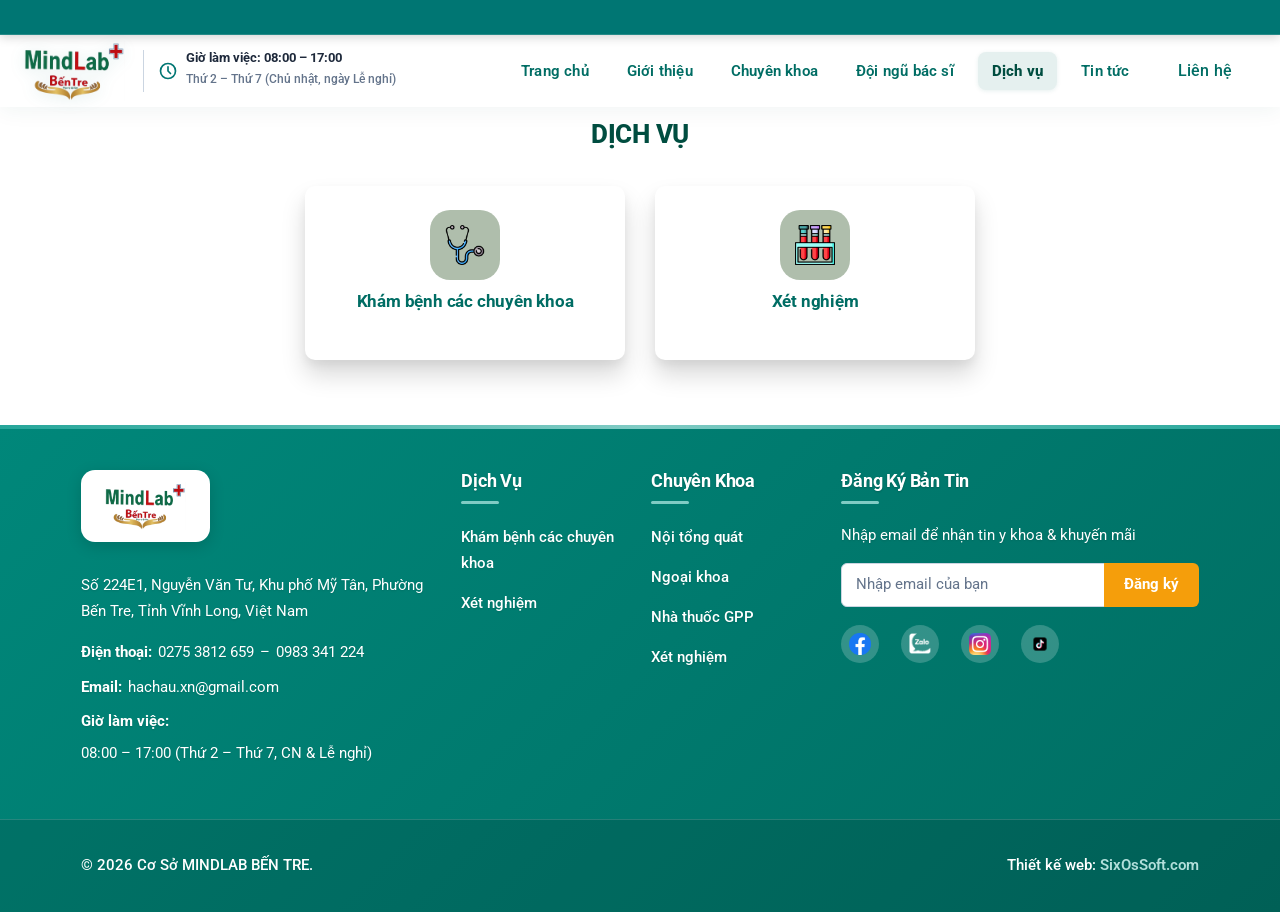
<file: dich-vu.html>
<!DOCTYPE html>
<html lang="en">
<head>
    <meta charset="utf-8" />
    <meta http-equiv="X-UA-Compatible" content="IE=edge">
    <meta name="viewport" content="width=device-width, initial-scale=1.0" />
    <meta name="author" content="Cơ Sở MINDLAB BẾN TRE">





    <title>Dịch vụ - Cơ Sở MINDLAB BẾN TRE</title>
        <!-- Google Fonts: Roboto & Montserrat with Vietnamese subset -->
    <link rel="preconnect" href="https://fonts.googleapis.com">
    <link rel="preconnect" href="https://fonts.gstatic.com" crossorigin>
    <link href="https://fonts.googleapis.com/css2?family=Roboto:ital,wght@0,300;0,400;0,500;0,700;0,900;1,400;1,700&family=Montserrat:wght@600;700;800;900&display=swap" rel="stylesheet">
    <link rel="stylesheet" href="./lib/bootstrap/dist/css/bootstrap.min.css" />
    <!-- Fancybox CSS -->
    <link rel="stylesheet" href="./lib/fancybox/jquery.fancybox.css" />
    <link rel="stylesheet" href="./css/site.css" />


    <link rel="apple-touch-icon" sizes="180x180" href="/apple-touch-icon.png" />
    <link rel="manifest" href="/site.webmanifest" />








    <script type="application/ld+json">
        
    {
      "@context": "https://schema.org",
      "@graph": [
            {
                "@type": "MedicalOrganization",
                "@id": "https://pkdksinhhau.com/#organization",
                "name": "CƠ SỞ MINDLAB BẾN TRE",
                "legalName": "CÔNG TY TNHH CƠ SỞ MINDLAB BẾN TRE",
                "url": "https://pkdksinhhau.com",
                "logo": "https://pkdksinhhau.com/images/logo/logo-pkdk-sinhhau.png",
                "sameAs": [
                "https://www.facebook.com/vinhvien.medlab"
                ],
                "contactPoint": {
                "@type": "ContactPoint",
                "telephone": "+84-909-636-293",
                "contactType": "customer service",
                "areaServed": "VN",
                "availableLanguage": ["vi"]
                }
            },
            {
                "@type": "MedicalClinic",
                "@id": "https://pkdksinhhau.com/#clinic",
                "name": "CƠ SỞ MINDLAB BẾN TRE",
                "parentOrganization": {
                    "@id": "https://pkdksinhhau.com/#organization"
                },
                "url": "https://pkdksinhhau.com",
                "description": "Cơ Sở MINDLAB BẾN TRE cung cấp các dịch vụ y tế chuyên nghiệp với đội ngũ bác sĩ và chuyên gia hàng đầu, cam kết chất lượng và uy tín.",
                "image": "https://pkdksinhhau.com/images/banner/medlab.png",
                "address": {
                "@type": "PostalAddress",
                "streetAddress": "Số 224E1, Nguyễn Văn Tư, Khu phố Mỹ Tân, Phường Bến Tre, Tỉnh Vĩnh Long, Việt Nam",
                "addressLocality": "Thành phố Bến Tre",
                "addressRegion": "Bến Tre",
                "postalCode": "76116",
                "addressCountry": "VN"
                },
                "telephone": "+84909636293",
                "openingHoursSpecification": [
                    {
                    "@type": "OpeningHoursSpecification",
                    "dayOfWeek": ["Monday","Tuesday","Wednesday","Thursday","Friday","Saturday"],
                    "opens": "08:00",
                    "closes": "17:00"
                    }
                ],
                "geo": {
                    "@type": "GeoCoordinates",
                    "latitude": 10.97328,
                    "longitude": 106.85414
                },
                "aggregateRating": {
                    "@type": "AggregateRating",
                    "ratingValue": "4.8",
                    "reviewCount": "638",
                    "bestRating": "5",
                    "worstRating": "1"
                }
            }
        ]
        }
    </script>





    <script type="application/ld+json">
        
            {
            "@context": "https://schema.org",
            "@type": "WebPage",
            "@id": "#webpage",
            "url": "",
            "name": "Dịch vụ",
            "isPartOf": {
            "@id": "https://pkdksinhhau.com#website"
            },
            "primaryImageOfPage": {
            "@id": "https://pkdksinhhau.com/assets/images/banner/sixossoft-pm-ql-benh-vien.webp"
            },
            "inLanguage": "vi-VN"
            }
    </script>




    <script type="application/ld+json">
        
    {
    "@type": "WebSite",
    "@id": "https://pkdksinhhau.com/#website",
    "url": "https://pkdksinhhau.com",
    "name": "Cơ Sở MINDLAB BẾN TRE",
    "description": "Cơ Sở MINDLAB BẾN TRE cung cấp các dịch vụ y tế chuyên nghiệp với đội ngũ bác sĩ và chuyên gia hàng đầu, cam kết chất lượng và uy tín.",
    "publisher": {
    "@id": "https://pkdksinhhau.com/#organization"
    },
    "potentialAction": {
    "@type": "SearchAction",
    "target": "https://pkdksinhhau.com/search?q={search_term_string}",
    "query-input": "required name=search_term_string"
    }
    }
    </script>

    <!-- Google tag (gtag.js) -->
    <script async src="https://www.googletagmanager.com/gtag/js?id=G-QC679GSHHT"></script>
    <script>
        window.dataLayer = window.dataLayer || [];
        function gtag(){dataLayer.push(arguments);}
        gtag('js', new Date());

        gtag('config', 'G-QC679GSHHT');
    </script>
    <link rel="stylesheet" href="./css/enhancements.css">
</head>
<body>
    
    <div b-nqtmdgto13 class="marquee-container">
                <div b-nqtmdgto13 class="marquee">
                    CƠ SỞ MINDLAB BẾN TRE KÍNH CHÀO QUÝ KHÁCH – MỌI NHU CẦU TƯ VẤN XIN GỌI HOTLINE 0275 3812 659 – 0983 341 224 – Địa Chỉ: Số 224E1, Nguyễn Văn Tư, Khu phố Mỹ Tân, Phường Bến Tre, Tỉnh Vĩnh Long – Giờ Làm Việc: 08:00 – 17:00 (Thứ 2 – Thứ 7, Chủ Nhật & ngày Lễ nghỉ) – Đặt lịch hẹn khám bệnh qua hotline: 0275 3812 659 – 0983 341 224
                </div>
            </div>
    <header b-nqtmdgto13>
        <!-- Menu destop -->
        <div b-nqtmdgto13 class="menu-destop">
            
            <div b-nqtmdgto13 class="menu-destopWrapper">
                <div b-nqtmdgto13 class="menu-destopLogo">
                    <a b-nqtmdgto13 href="index.html" class="brand-header-link">
                        <img b-nqtmdgto13 id="logo" title="Logo CƠ SỞ MINDLAB BẾN TRE" src="./images/logo/logo-mindlab-bentre.png" alt="Cơ Sở MINDLAB BẾN TRE">
                    </a>
                    <div b-nqtmdgto13 class="header-work-time">
                        <div class="styles_icon__VmeVE">
                            <svg xmlns="http://www.w3.org/2000/svg" width="20" height="20" viewBox="0 0 24 24" fill="none" stroke="currentColor" stroke-width="2" stroke-linecap="round" stroke-linejoin="round" class="icon icon-tabler icons-tabler-outline icon-tabler-clock"><path stroke="none" d="M0 0h24v24H0z" fill="none" /><path d="M3 12a9 9 0 1 0 18 0a9 9 0 0 0 -18 0" /><path d="M12 7v5l3 3" /></svg>
                        </div>
                        <div class="work-time-text">
                            <span class="work-time-main">Giờ làm việc: 08:00 – 17:00</span>
                            <span class="work-time-sub">Thứ 2 – Thứ 7 (Chủ nhật, ngày Lễ nghỉ)</span>
                        </div>
                    </div>
                </div>
                <div b-nqtmdgto13 class="menudestop-box">
                    
                    
                    <div b-nqtmdgto13 class="menudestop-box--bottom">

                        <div b-nqtmdgto13 class="styles_support__q04E_">
                            <div b-nqtmdgto13 class="styles_iconCall__JydRj">
                                <span b-nqtmdgto13 style="box-sizing: border-box; display: block; overflow: hidden; width: initial; height: initial; background: none; opacity: 1; border: 0px; margin: 0px; padding: 0px; position: relative;">
                                    <span b-nqtmdgto13 style="box-sizing: border-box; display: block; width: initial; height: initial; background: none; opacity: 1; border: 0px; margin: 0px; padding: 102.5% 0px 0px;"></span>
                                    <img b-nqtmdgto13 alt="hotline" sizes="100vw" srcset="" src="./images/icon-social/iconPhone.svg" decoding="async" data-nimg="responsive" style="position: absolute; inset: 0px; box-sizing: border-box; padding: 0px; border: none; margin: auto; display: block; width: 0px; height: 0px; min-width: 80%; max-width: 80%; min-height: 80%; max-height: 80%;">
                                </span>
                            </div>
                            <a b-nqtmdgto13 href="tel:0275 3812 659" class="styles_titleSupport__ndGfi">
                                Hotline tư vấn
                                <p b-nqtmdgto13>0275 3812 659 – 0983 341 224</p>
                            </a>
                        </div>

                        <div b-nqtmdgto13 class="styles_navbar__Oape1">
                            <ul b-nqtmdgto13>
                                <li class="">
                                    <div class="styles_item__7CT7K">
                                        <a href="index.html" class="">
                                            Trang chủ
                                        </a>
                                        <div></div>
                                    </div>
                                </li>
                                <li class="">
                                    <div class="styles_item__7CT7K">
                                        <a href="gioi-thieu.html" class="">
                                            Giới thiệu
                                        </a>
                                        <div></div>
                                    </div>
                                </li>
                                <li class="">
                                    <div class="styles_item__7CT7K">
                                        <a href="chuyen-khoa.html" class="">
                                            Chuyên khoa
                                        </a>
                                        <div></div>
                                    </div>
                                </li>
                                <li class="">
                                    <div class="styles_item__7CT7K">
                                        <a href="doi-ngu-bac-si.html" class="">
                                            Đội ngũ bác sĩ
                                        </a>
                                        <div></div>
                                    </div>
                                </li>
                                <li class="active">
                                    <div class="styles_item__7CT7K">
                                        <a href="dich-vu.html" class="active">
                                            Dịch vụ
                                        </a>
                                        <div></div>
                                    </div>
                                </li>
                                <li class="">
                                    <div class="styles_item__7CT7K">
                                        <a href="tin-tuc.html" class="">
                                            Tin tức
                                        </a>
                                        <div></div>
                                    </div>
                                </li>
                                <li class="">
                                    <div class="styles_item__7CT7K">
                                        <a href="lien-he.html" class="">
                                            Liên hệ
                                        </a>
                                        <div></div>
                                    </div>
                                </li>
                            </ul>
                        </div>
                    </div>
                </div>
            </div>
        </div>

        <!-- Menu mobi -->
        <div b-nqtmdgto13 class="mobile--nav">
            <nav b-nqtmdgto13 class="navbar bg-light fixed-top menu-mobile">
                <div b-nqtmdgto13 class="container-fluid">
                    <a b-nqtmdgto13 class="navbar-brand" href="index.html">
                        <img b-nqtmdgto13 src="./images/logo/logo-mindlab-bentre.png" style="max-height: 44px; width: auto;" alt="Cơ Sở MINDLAB BẾN TRE">
                    </a>
                    <button b-nqtmdgto13 style="color: black" class="navbar-toggler" type="button" data-bs-toggle="offcanvas" data-bs-target="#offcanvasNavbar" aria-controls="offcanvasNavbar">
                        <svg b-nqtmdgto13 xmlns="http://www.w3.org/2000/svg" width="24" height="24" viewBox="0 0 24 24" fill="none" stroke="currentColor" stroke-width="2" stroke-linecap="round" stroke-linejoin="round" class="icon icon-tabler icons-tabler-outline icon-tabler-menu-2"><path b-nqtmdgto13 stroke="none" d="M0 0h24v24H0z" fill="none" /><path b-nqtmdgto13 d="M4 6l16 0" /><path b-nqtmdgto13 d="M4 12l16 0" /><path b-nqtmdgto13 d="M4 18l16 0" /></svg>
                    </button>
                    <div b-nqtmdgto13 class="offcanvas offcanvas-end" tabindex="-1" id="offcanvasNavbar" aria-labelledby="offcanvasNavbarLabel">
                        <div b-nqtmdgto13 class="offcanvas-header">
                            <img b-nqtmdgto13 src="./images/logo/logo-mindlab-bentre.png" alt="Cơ Sở MINDLAB BẾN TRE" style="max-height: 44px; width: auto; background: white; border-radius: 6px; padding: 4px;">
                            <button b-nqtmdgto13 type="button" style="color: white" class="btn-close btn-close-white" data-bs-dismiss="offcanvas" aria-label="Close"></button>
                        </div>
                        <div b-nqtmdgto13 class="offcanvas-body">

                            


        <ul class="navbar-nav justify-content-end flex-grow-1">
            <li class="nav-item">
                <a class="nav-link" href="index.html">Trang chủ</a>
            </li>
        </ul>
        <ul class="navbar-nav justify-content-end flex-grow-1">
            <li class="nav-item">
                <a class="nav-link" href="gioi-thieu.html">Giới thiệu</a>
            </li>
        </ul>
        <ul class="navbar-nav justify-content-end flex-grow-1">
            <li class="nav-item dropdown">
                <a class="nav-link" href="chuyen-khoa.html">
                    Chuyên khoa
                </a>
                <button style="position: absolute; top: 10px; right: 0px" class="btn btn-link dropdown-toggle" data-bs-toggle="dropdown" aria-expanded="false"></button>
                <ul class="dropdown-menu">
                </ul>
            </li>
        </ul>
        <ul class="navbar-nav justify-content-end flex-grow-1">
            <li class="nav-item">
                <a class="nav-link" href="doi-ngu-bac-si.html">Đội ngũ bác sĩ</a>
            </li>
        </ul>
        <ul class="navbar-nav justify-content-end flex-grow-1">
            <li class="nav-item dropdown">
                <a class="nav-link" href="dich-vu.html">
                    Dịch vụ
                </a>
                <button style="position: absolute; top: 10px; right: 0px" class="btn btn-link dropdown-toggle" data-bs-toggle="dropdown" aria-expanded="false"></button>
                <ul class="dropdown-menu">
                </ul>
            </li>
        </ul>
        <ul class="navbar-nav justify-content-end flex-grow-1">
            <li class="nav-item dropdown">
                <a class="nav-link" href="tin-tuc.html">
                    Tin tức
                </a>
                <button style="position: absolute; top: 10px; right: 0px" class="btn btn-link dropdown-toggle" data-bs-toggle="dropdown" aria-expanded="false"></button>
                <ul class="dropdown-menu">
                        <li>
                            <a class="dropdown-item dropdown-item-Menu" href="tin-tuc.html">
                                Đào tạo - tập huấn
                            </a>
                        </li>
                </ul>
            </li>
        </ul>
        <ul class="navbar-nav justify-content-end flex-grow-1">
            <li class="nav-item">
                <a class="nav-link" href="lien-he.html">Liên hệ</a>
            </li>
        </ul>

<div style="background-color: white; height: 4px;"></div>

<ul class="navbar-nav justify-content-end flex-grow-1 pe-3">
    <li class="nav-item" style="display: flex; align-items: center">
        <img class="me-2" loading="lazy" width="25px" height="25px" src="./images/icon-social/zalo (2).png" alt="logo zalo">
        <a class="nav-link" href="https://zalo.me/02753812659" rel="nofollow">Hỗ trợ Zalo</a>
    </li>
    <li class="nav-item" style="display: flex; align-items: center">
        <img class="me-2" loading="lazy" width="25px" height="25px" style="border-radius: 20px" src="./images/icon-social/facebook.png" alt="logo facebook">
        <a class="nav-link" href="https://www.facebook.com/vinhvien.medlab" rel="nofollow">Hỗ trợ Facebook</a>
    </li>
    <li class="nav-item" style="display: flex; align-items: center">
        <img class="me-2" loading="lazy" width="25px" height="25px" style="border-radius: 20px" src="./images/icon-social/iconPhone.svg" alt="logo hotline">
        <a class="nav-link" href="tel:02753812659" rel="nofollow">Hotline: 0275 3812 659 – 0983 341 224</a>
    </li>
    <li class="nav-item" style="display: flex; align-items: center">
        <img class="me-2" loading="lazy" width="25px" height="25px" style="border-radius: 20px" src="./images/icon-social/email-logo.webp" alt="logo email">
        <a class="nav-link" href="mailto:hachau.xn@gmail.com" rel="nofollow">Email: hachau.xn@gmail.com</a>
    </li>
</ul>


                        </div>


                    </div>
                </div>
            </nav>
        </div>
    </header>


    <main>
    <section class="breadcrumb-nav">
        <div class="container">
            <div class="d-flex justify-content-between align-items-end">
                <div class="p-banner-left">

                    <nav aria-label="breadcrumb">
                        <ol class="breadcrumb m-0" itemscope itemtype="https://schema.org/BreadcrumbList">
                            <!-- Trang chủ -->
                            <li class="breadcrumb-item py-2" itemprop="itemListElement" itemscope itemtype="https://schema.org/ListItem">
                                <a href="index.html" itemprop="item">
                                    <span style="color: #6c757d" itemprop="name">Trang chủ</span>
                                </a>
                                <meta itemprop="position" content="1" />
                            </li>
                            <!-- Đối tác -->
                            <li class="breadcrumb-item active p-2" aria-current="page" itemprop="itemListElement" itemscope itemtype="https://schema.org/ListItem">
                                <strong style="color: #6c757d;" class="text-contact fw-bold" itemprop="name">Dịch vụ</strong>
                                <meta itemprop="position" content="2" />
                            </li>
                        </ol>
                    </nav>
                </div>
            </div>
        </div>
    </section>

    <section class="pb-5">
        <div class="heading">
            <h1>DỊCH VỤ</h1>
        </div>

        <div class="feature-container" style="display: flex; justify-content: center; gap: 30px; flex-wrap: wrap;">
            <article class="feature-box" style="flex: 0 0 320px; max-width: 360px;">
                <header class="icon-title">
                    <div class="icon">
                        <img src="./images/icon/icon-ong-nghe.png" alt="Khám bệnh các chuyên khoa" />
                    </div>
                    <h3>Khám bệnh các chuyên khoa</h3>
                </header>
            </article>

            <article class="feature-box" style="flex: 0 0 320px; max-width: 360px;">
                <header class="icon-title">
                    <div class="icon">
                        <img src="./images/icon/icon-xet-nghiem1.png" alt="Xét nghiệm" />
                    </div>
                    <h3>Xét nghiệm</h3>
                </header>
            </article>
        </div>

    </section>

</main>

    <footer b-nqtmdgto13 class="custom-footer pt-5">

        <!-- Company Info -->
        <section b-nqtmdgto13 class="footer-company">
            <div b-nqtmdgto13 class="container">
                <div b-nqtmdgto13 class="row g-4">
                    <div b-nqtmdgto13 class="col-lg-4 col-md-6">

                        <!-- Logo & Name -->
                        <div b-nqtmdgto13 class="footer-logo">
            <div class="footer-logo-card" style="background: #ffffff !important; padding: 12px 24px !important; border-radius: 14px !important; display: inline-flex !important; align-items: center !important; justify-content: center !important; box-shadow: 0 4px 15px rgba(0,0,0,0.15) !important; margin: 0 0 15px 0 !important; overflow: hidden !important;">
            <img b-nqtmdgto13 src="./images/logo/logo-mindlab-bentre.png" alt="Logo Cơ Sở MINDLAB BẾN TRE" style="height: 48px !important; max-height: 48px !important; width: auto !important; display: block !important; margin: 0 !important; border-radius: 0 !important; transform: none !important;">
        </div>
        </div>

                        <!-- Address & Contact -->
                        <address b-nqtmdgto13>
                            <p b-nqtmdgto13>Số 224E1, Nguyễn Văn Tư, Khu phố Mỹ Tân, Phường Bến Tre, Tỉnh Vĩnh Long, Việt Nam</p>
                        </address>

                        <div b-nqtmdgto13 class="footer-contact-list">
                            <p b-nqtmdgto13>
                                <strong b-nqtmdgto13>Điện thoại:</strong>
                                <a b-nqtmdgto13 style="color: white !important" href="tel:02753812659">0275 3812 659</a> – <a b-nqtmdgto13 style="color: white !important" href="tel:0983341224">0983 341 224</a>
                            </p>
                            <p b-nqtmdgto13>
                                <strong b-nqtmdgto13>Email:</strong>
                                <a b-nqtmdgto13 style="color: white !important" href="mailto:hachau.xn@gmail.com">
                                    hachau.xn@gmail.com
                                </a>
                            </p>
                            <p b-nqtmdgto13>
                                <strong b-nqtmdgto13>Giờ làm việc:</strong>
                                <time b-nqtmdgto13 datetime="Mo-Sa 08:00-17:00">
                            08:00 – 17:00 (Thứ 2 – Thứ 7, CN & Lễ nghỉ)
                        </time>
                            </p>
                        </div>

                    </div>

                    <!-- Quick Links -->
                    <nav b-nqtmdgto13 class="col-lg-2 col-md-6" aria-label="Dịch vụ">
                        <h4 b-nqtmdgto13 class="footer-title">Dịch Vụ</h4>
                        <ul b-nqtmdgto13 class="footer-links">
                            <li b-nqtmdgto13><a b-nqtmdgto13 href="#">Khám bệnh các chuyên khoa</a></li>
                            <li b-nqtmdgto13><a b-nqtmdgto13 href="#">Xét nghiệm</a></li>
                            </ul>
                    </nav>

                    <!-- Specialties -->
                    <nav b-nqtmdgto13 class="col-lg-2 col-md-6" aria-label="Chuyên khoa">
                        <h4 b-nqtmdgto13 class="footer-title">Chuyên Khoa</h4>
                        <ul b-nqtmdgto13 class="footer-links">
                            <li b-nqtmdgto13><a b-nqtmdgto13 href="#">Nội tổng quát</a></li>
                            <li b-nqtmdgto13><a b-nqtmdgto13 href="#">Ngoại khoa</a></li>
                            <li b-nqtmdgto13><a b-nqtmdgto13 href="chuyen-khoa.html">Nhà thuốc GPP</a></li>
                            <li b-nqtmdgto13><a b-nqtmdgto13 href="#">Xét nghiệm</a></li>
                        </ul>
                    </nav>

                    <!-- Newsletter -->
                    <section b-nqtmdgto13 class="col-lg-4 col-md-6" aria-labelledby="newsletter-title">
                        <h4 b-nqtmdgto13 id="newsletter-title" class="footer-title">Đăng Ký Bản Tin</h4>
                        <p b-nqtmdgto13>Nhập email để nhận tin y khoa & khuyến mãi</p>
                        <form class="newsletter-form">
                            <label b-nqtmdgto13 for="newsletter-email" class="visually-hidden">Email</label>
                            <div b-nqtmdgto13 class="input-group">
                                <input b-nqtmdgto13 type="email"
                                       id="newsletter-email"
                                       class="form-control newsletter-input"
                                       placeholder="Nhập email của bạn"
                                       required>
                                <button b-nqtmdgto13 class="btn btn-subscribe" type="submit">
                                    Đăng ký
                                </button>
                            </div>
                        </form>

                        <!-- Social Profiles -->
                        <div b-nqtmdgto13 class="social-links" aria-label="Mạng xã hội">
                            <a b-nqtmdgto13 href="#"><img b-nqtmdgto13 src="./images/icon-social/facebook.png" alt="Facebook"></a>
                            <a b-nqtmdgto13 href="https://zalo.me/0982315005"><img b-nqtmdgto13 src="./images/icon-social/zalo.png" alt="Zalo"></a>
                            <a b-nqtmdgto13 href="#"><img b-nqtmdgto13 src="./images/icon-social/insta.png" alt="Instagram"></a>
                            <a b-nqtmdgto13 href="#"><img b-nqtmdgto13 src="./images/icon-social/logo-tiktok.webp" alt="TikTok"></a>
                        </div>
                    </section>
                </div>
            </div>
        </section>

        <!-- Footer Bottom -->
        <div b-nqtmdgto13 class="footer-bottom mt-5">
            <div b-nqtmdgto13 class="container">
                <div b-nqtmdgto13 class="row py-3">
                    <div b-nqtmdgto13 class="col-md-6 text-center text-md-start">
                        <p b-nqtmdgto13 class="mb-0">
                            &copy; <time b-nqtmdgto13 datetime="2026">2026</time>
                            Cơ Sở MINDLAB BẾN TRE.
                        </p>
                    </div>
                    <div b-nqtmdgto13 class="col-md-6 text-center text-md-end">
                        <p b-nqtmdgto13 class="mb-0">
                            Thiết kế web:
                            <a b-nqtmdgto13 href="#" class="text-white">
                              SixOsSoft.com
                            </a>
                        </p>
                    </div>
                </div>
            </div>
        </div>

    </footer>


    <script src="./lib/jquery/dist/jquery.min.js"></script>
    <script src="./lib/bootstrap/dist/js/bootstrap.bundle.min.js"></script>
    <!-- Fancybox JS -->
    <script src="./lib/fancybox/jquery.fancybox.min.js"></script>
    <script src="./js/site.js"></script>
    
    <script src="./js/enhancements.js"></script>
</body>
</html>
</file>
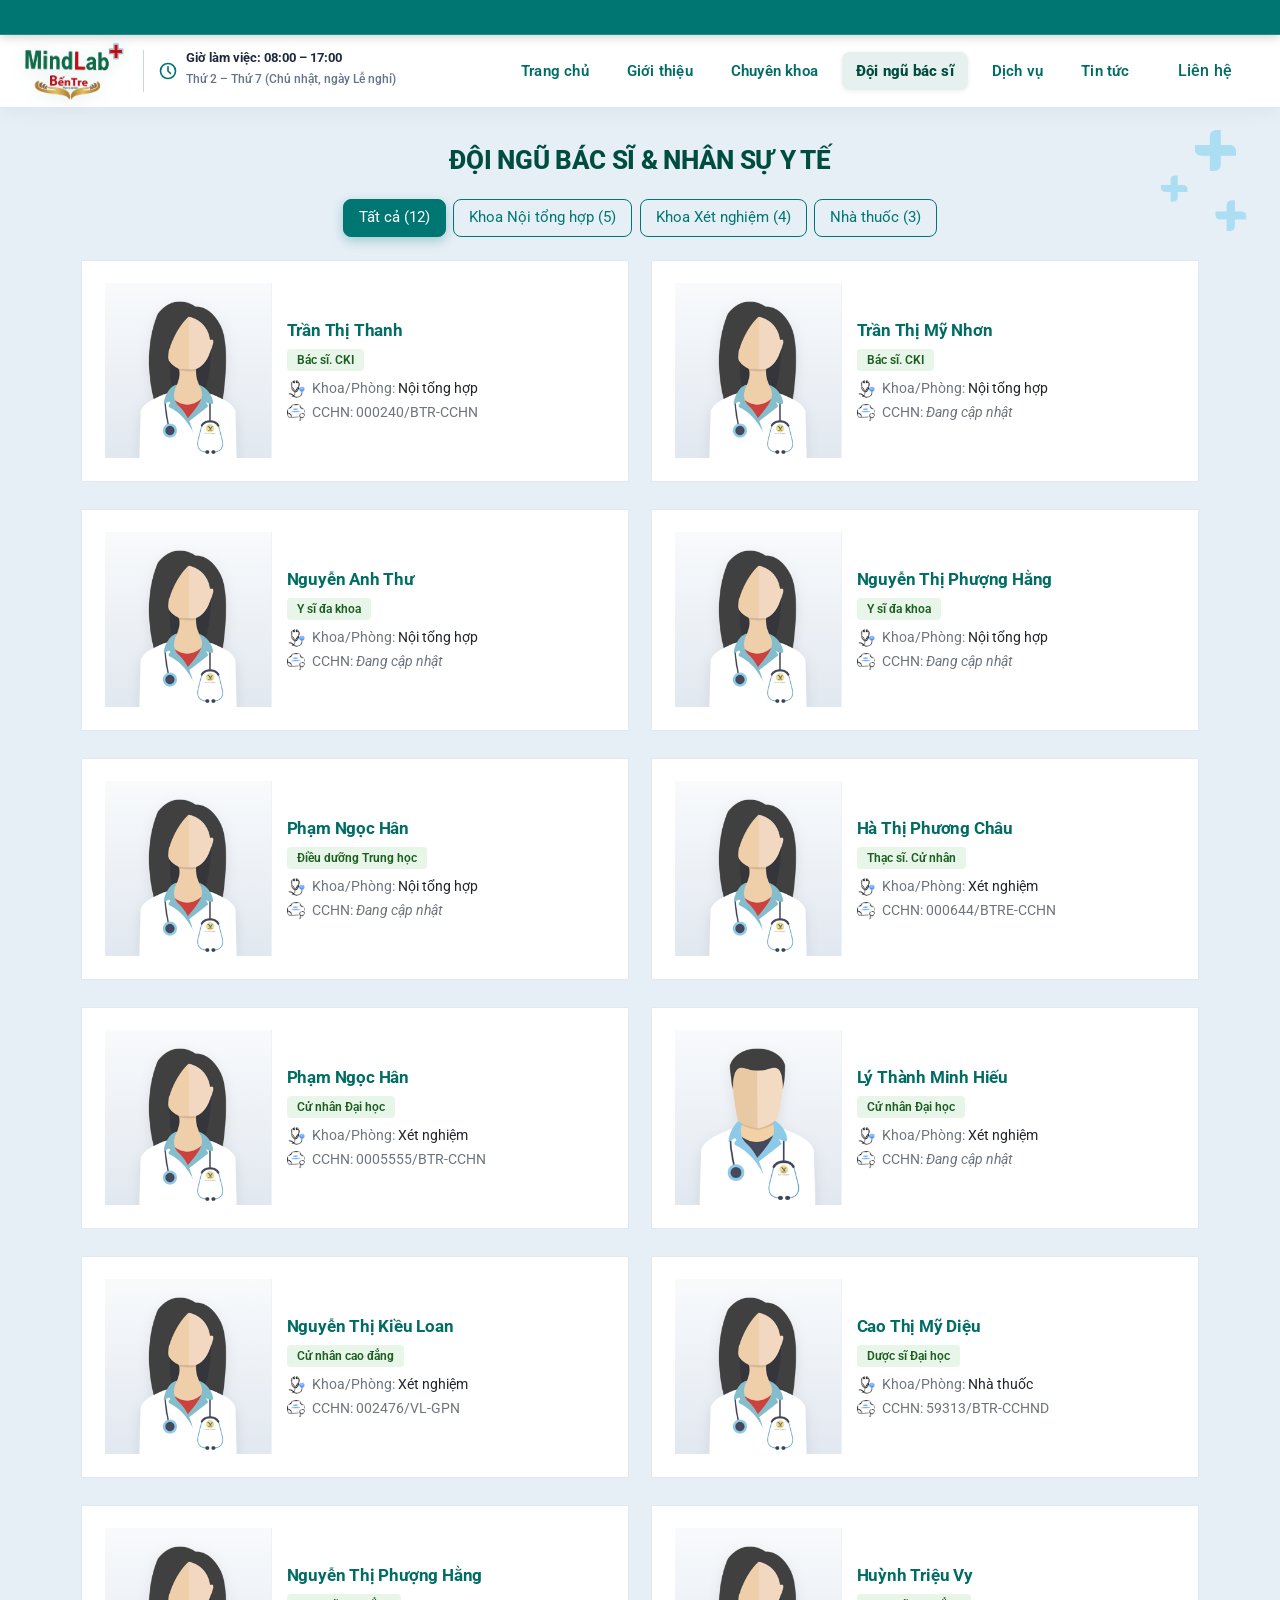
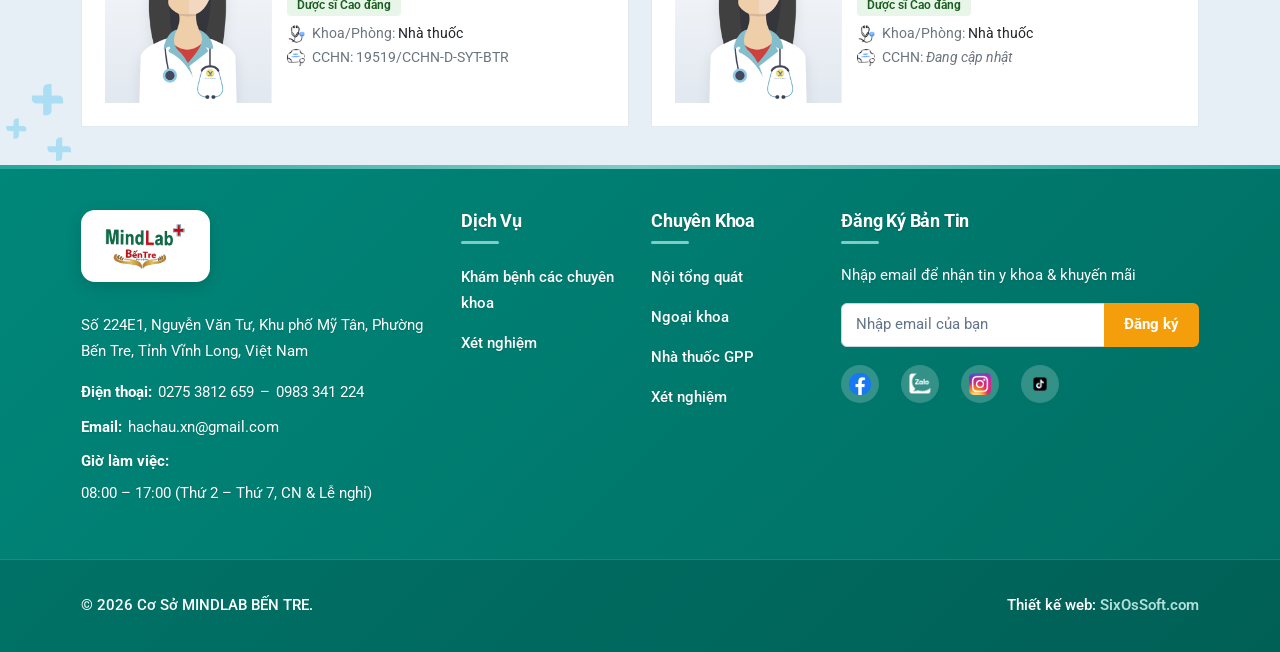
<file: doi-ngu-bac-si.html>
<!DOCTYPE html>
<html lang="en">
<head>
    <meta charset="utf-8" />
    <meta http-equiv="X-UA-Compatible" content="IE=edge">
    <meta name="viewport" content="width=device-width, initial-scale=1.0" />
    <meta name="author" content="Cơ Sở MINDLAB BẾN TRE">





    <title>Đội ngũ bác sĩ - Cơ Sở MINDLAB BẾN TRE</title>
        <!-- Google Fonts: Roboto & Montserrat with Vietnamese subset -->
    <link rel="preconnect" href="https://fonts.googleapis.com">
    <link rel="preconnect" href="https://fonts.gstatic.com" crossorigin>
    <link href="https://fonts.googleapis.com/css2?family=Roboto:ital,wght@0,300;0,400;0,500;0,700;0,900;1,400;1,700&family=Montserrat:wght@600;700;800;900&display=swap" rel="stylesheet">
    <link rel="stylesheet" href="./lib/bootstrap/dist/css/bootstrap.min.css" />
    <!-- Fancybox CSS -->
    <link rel="stylesheet" href="./lib/fancybox/jquery.fancybox.css" />
    <link rel="stylesheet" href="./css/site.css" />


    <link rel="apple-touch-icon" sizes="180x180" href="/apple-touch-icon.png" />
    <link rel="manifest" href="/site.webmanifest" />








    <script type="application/ld+json">
        
    {
      "@context": "https://schema.org",
      "@graph": [
            {
                "@type": "MedicalOrganization",
                "@id": "https://pkdksinhhau.com/#organization",
                "name": "CƠ SỞ MINDLAB BẾN TRE",
                "legalName": "CÔNG TY TNHH CƠ SỞ MINDLAB BẾN TRE",
                "url": "https://pkdksinhhau.com",
                "logo": "https://pkdksinhhau.com/images/logo/logo-pkdk-sinhhau.png",
                "sameAs": [
                "https://www.facebook.com/vinhvien.medlab"
                ],
                "contactPoint": {
                "@type": "ContactPoint",
                "telephone": "+84-909-636-293",
                "contactType": "customer service",
                "areaServed": "VN",
                "availableLanguage": ["vi"]
                }
            },
            {
                "@type": "MedicalClinic",
                "@id": "https://pkdksinhhau.com/#clinic",
                "name": "CƠ SỞ MINDLAB BẾN TRE",
                "parentOrganization": {
                    "@id": "https://pkdksinhhau.com/#organization"
                },
                "url": "https://pkdksinhhau.com",
                "description": "Cơ Sở MINDLAB BẾN TRE cung cấp các dịch vụ y tế chuyên nghiệp với đội ngũ bác sĩ và chuyên gia hàng đầu, cam kết chất lượng và uy tín.",
                "image": "https://pkdksinhhau.com/images/banner/medlab.png",
                "address": {
                "@type": "PostalAddress",
                "streetAddress": "Số 224E1, Nguyễn Văn Tư, Khu phố Mỹ Tân, Phường Bến Tre, Tỉnh Vĩnh Long, Việt Nam",
                "addressLocality": "Thành phố Bến Tre",
                "addressRegion": "Bến Tre",
                "postalCode": "76116",
                "addressCountry": "VN"
                },
                "telephone": "+84909636293",
                "openingHoursSpecification": [
                    {
                    "@type": "OpeningHoursSpecification",
                    "dayOfWeek": ["Monday","Tuesday","Wednesday","Thursday","Friday","Saturday"],
                    "opens": "08:00",
                    "closes": "17:00"
                    }
                ],
                "geo": {
                    "@type": "GeoCoordinates",
                    "latitude": 10.97328,
                    "longitude": 106.85414
                },
                "aggregateRating": {
                    "@type": "AggregateRating",
                    "ratingValue": "4.8",
                    "reviewCount": "638",
                    "bestRating": "5",
                    "worstRating": "1"
                }
            }
        ]
        }
    </script>





    <script type="application/ld+json">
        
            {
            "@context": "https://schema.org",
            "@type": "WebPage",
            "@id": "#webpage",
            "url": "",
            "name": "Đội ngũ bác sĩ",
            "isPartOf": {
            "@id": "https://pkdksinhhau.com#website"
            },
            "primaryImageOfPage": {
            "@id": "https://pkdksinhhau.com/assets/images/banner/sixossoft-pm-ql-benh-vien.webp"
            },
            "inLanguage": "vi-VN"
            }
    </script>




    <script type="application/ld+json">
        
    {
    "@type": "WebSite",
    "@id": "https://pkdksinhhau.com/#website",
    "url": "https://pkdksinhhau.com",
    "name": "Cơ Sở MINDLAB BẾN TRE",
    "description": "Cơ Sở MINDLAB BẾN TRE cung cấp các dịch vụ y tế chuyên nghiệp với đội ngũ bác sĩ và chuyên gia hàng đầu, cam kết chất lượng và uy tín.",
    "publisher": {
    "@id": "https://pkdksinhhau.com/#organization"
    },
    "potentialAction": {
    "@type": "SearchAction",
    "target": "https://pkdksinhhau.com/search?q={search_term_string}",
    "query-input": "required name=search_term_string"
    }
    }
    </script>

    <!-- Google tag (gtag.js) -->
    <script async src="https://www.googletagmanager.com/gtag/js?id=G-QC679GSHHT"></script>
    <script>
        window.dataLayer = window.dataLayer || [];
        function gtag(){dataLayer.push(arguments);}
        gtag('js', new Date());

        gtag('config', 'G-QC679GSHHT');
    </script>
    <link rel="stylesheet" href="./css/enhancements.css">
</head>
<body>
    
    <div b-nqtmdgto13 class="marquee-container">
                <div b-nqtmdgto13 class="marquee">
                    CƠ SỞ MINDLAB BẾN TRE KÍNH CHÀO QUÝ KHÁCH – MỌI NHU CẦU TƯ VẤN XIN GỌI HOTLINE 0275 3812 659 – 0983 341 224 – Địa Chỉ: Số 224E1, Nguyễn Văn Tư, Khu phố Mỹ Tân, Phường Bến Tre, Tỉnh Vĩnh Long – Giờ Làm Việc: 08:00 – 17:00 (Thứ 2 – Thứ 7, Chủ Nhật & ngày Lễ nghỉ) – Đặt lịch hẹn khám bệnh qua hotline: 0275 3812 659 – 0983 341 224
                </div>
            </div>
    <header b-nqtmdgto13>
        <!-- Menu destop -->
        <div b-nqtmdgto13 class="menu-destop">
            
            <div b-nqtmdgto13 class="menu-destopWrapper">
                <div b-nqtmdgto13 class="menu-destopLogo">
                    <a b-nqtmdgto13 href="index.html" class="brand-header-link">
                        <img b-nqtmdgto13 id="logo" title="Logo CƠ SỞ MINDLAB BẾN TRE" src="./images/logo/logo-mindlab-bentre.png" alt="Cơ Sở MINDLAB BẾN TRE">
                    </a>
                    <div b-nqtmdgto13 class="header-work-time">
                        <div class="styles_icon__VmeVE">
                            <svg xmlns="http://www.w3.org/2000/svg" width="20" height="20" viewBox="0 0 24 24" fill="none" stroke="currentColor" stroke-width="2" stroke-linecap="round" stroke-linejoin="round" class="icon icon-tabler icons-tabler-outline icon-tabler-clock"><path stroke="none" d="M0 0h24v24H0z" fill="none" /><path d="M3 12a9 9 0 1 0 18 0a9 9 0 0 0 -18 0" /><path d="M12 7v5l3 3" /></svg>
                        </div>
                        <div class="work-time-text">
                            <span class="work-time-main">Giờ làm việc: 08:00 – 17:00</span>
                            <span class="work-time-sub">Thứ 2 – Thứ 7 (Chủ nhật, ngày Lễ nghỉ)</span>
                        </div>
                    </div>
                </div>
                <div b-nqtmdgto13 class="menudestop-box">
                    
                    
                    <div b-nqtmdgto13 class="menudestop-box--bottom">

                        <div b-nqtmdgto13 class="styles_support__q04E_">
                            <div b-nqtmdgto13 class="styles_iconCall__JydRj">
                                <span b-nqtmdgto13 style="box-sizing: border-box; display: block; overflow: hidden; width: initial; height: initial; background: none; opacity: 1; border: 0px; margin: 0px; padding: 0px; position: relative;">
                                    <span b-nqtmdgto13 style="box-sizing: border-box; display: block; width: initial; height: initial; background: none; opacity: 1; border: 0px; margin: 0px; padding: 102.5% 0px 0px;"></span>
                                    <img b-nqtmdgto13 alt="hotline" sizes="100vw" srcset="" src="./images/icon-social/iconPhone.svg" decoding="async" data-nimg="responsive" style="position: absolute; inset: 0px; box-sizing: border-box; padding: 0px; border: none; margin: auto; display: block; width: 0px; height: 0px; min-width: 80%; max-width: 80%; min-height: 80%; max-height: 80%;">
                                </span>
                            </div>
                            <a b-nqtmdgto13 href="tel:0275 3812 659" class="styles_titleSupport__ndGfi">
                                Hotline tư vấn
                                <p b-nqtmdgto13>0275 3812 659 – 0983 341 224</p>
                            </a>
                        </div>

                        <div b-nqtmdgto13 class="styles_navbar__Oape1">
                            <ul b-nqtmdgto13>
                                <li class="">
                                    <div class="styles_item__7CT7K">
                                        <a href="index.html" class="">
                                            Trang chủ
                                        </a>
                                        <div></div>
                                    </div>
                                </li>
                                <li class="">
                                    <div class="styles_item__7CT7K">
                                        <a href="gioi-thieu.html" class="">
                                            Giới thiệu
                                        </a>
                                        <div></div>
                                    </div>
                                </li>
                                <li class="">
                                    <div class="styles_item__7CT7K">
                                        <a href="chuyen-khoa.html" class="">
                                            Chuyên khoa
                                        </a>
                                        <div></div>
                                    </div>
                                </li>
                                <li class="active">
                                    <div class="styles_item__7CT7K">
                                        <a href="doi-ngu-bac-si.html" class="active">
                                            Đội ngũ bác sĩ
                                        </a>
                                        <div></div>
                                    </div>
                                </li>
                                <li class="">
                                    <div class="styles_item__7CT7K">
                                        <a href="dich-vu.html" class="">
                                            Dịch vụ
                                        </a>
                                        <div></div>
                                    </div>
                                </li>
                                <li class="">
                                    <div class="styles_item__7CT7K">
                                        <a href="tin-tuc.html" class="">
                                            Tin tức
                                        </a>
                                        <div></div>
                                    </div>
                                </li>
                                <li class="">
                                    <div class="styles_item__7CT7K">
                                        <a href="lien-he.html" class="">
                                            Liên hệ
                                        </a>
                                        <div></div>
                                    </div>
                                </li>
                            </ul>
                        </div>
                    </div>
                </div>
            </div>
        </div>

        <!-- Menu mobi -->
        <div b-nqtmdgto13 class="mobile--nav">
            <nav b-nqtmdgto13 class="navbar bg-light fixed-top menu-mobile">
                <div b-nqtmdgto13 class="container-fluid">
                    <a b-nqtmdgto13 class="navbar-brand" href="index.html">
                        <img b-nqtmdgto13 src="./images/logo/logo-mindlab-bentre.png" style="max-height: 44px; width: auto;" alt="Cơ Sở MINDLAB BẾN TRE">
                    </a>
                    <button b-nqtmdgto13 style="color: black" class="navbar-toggler" type="button" data-bs-toggle="offcanvas" data-bs-target="#offcanvasNavbar" aria-controls="offcanvasNavbar">
                        <svg b-nqtmdgto13 xmlns="http://www.w3.org/2000/svg" width="24" height="24" viewBox="0 0 24 24" fill="none" stroke="currentColor" stroke-width="2" stroke-linecap="round" stroke-linejoin="round" class="icon icon-tabler icons-tabler-outline icon-tabler-menu-2"><path b-nqtmdgto13 stroke="none" d="M0 0h24v24H0z" fill="none" /><path b-nqtmdgto13 d="M4 6l16 0" /><path b-nqtmdgto13 d="M4 12l16 0" /><path b-nqtmdgto13 d="M4 18l16 0" /></svg>
                    </button>
                    <div b-nqtmdgto13 class="offcanvas offcanvas-end" tabindex="-1" id="offcanvasNavbar" aria-labelledby="offcanvasNavbarLabel">
                        <div b-nqtmdgto13 class="offcanvas-header">
                            <img b-nqtmdgto13 src="./images/logo/logo-mindlab-bentre.png" alt="Cơ Sở MINDLAB BẾN TRE" style="max-height: 44px; width: auto; background: white; border-radius: 6px; padding: 4px;">
                            <button b-nqtmdgto13 type="button" style="color: white" class="btn-close btn-close-white" data-bs-dismiss="offcanvas" aria-label="Close"></button>
                        </div>
                        <div b-nqtmdgto13 class="offcanvas-body">

                            


        <ul class="navbar-nav justify-content-end flex-grow-1">
            <li class="nav-item">
                <a class="nav-link" href="index.html">Trang chủ</a>
            </li>
        </ul>
        <ul class="navbar-nav justify-content-end flex-grow-1">
            <li class="nav-item">
                <a class="nav-link" href="gioi-thieu.html">Giới thiệu</a>
            </li>
        </ul>
        <ul class="navbar-nav justify-content-end flex-grow-1">
            <li class="nav-item dropdown">
                <a class="nav-link" href="chuyen-khoa.html">
                    Chuyên khoa
                </a>
                <button style="position: absolute; top: 10px; right: 0px" class="btn btn-link dropdown-toggle" data-bs-toggle="dropdown" aria-expanded="false"></button>
                <ul class="dropdown-menu">
                </ul>
            </li>
        </ul>
        <ul class="navbar-nav justify-content-end flex-grow-1">
            <li class="nav-item">
                <a class="nav-link" href="doi-ngu-bac-si.html">Đội ngũ bác sĩ</a>
            </li>
        </ul>
        <ul class="navbar-nav justify-content-end flex-grow-1">
            <li class="nav-item dropdown">
                <a class="nav-link" href="dich-vu.html">
                    Dịch vụ
                </a>
                <button style="position: absolute; top: 10px; right: 0px" class="btn btn-link dropdown-toggle" data-bs-toggle="dropdown" aria-expanded="false"></button>
                <ul class="dropdown-menu">
                </ul>
            </li>
        </ul>
        <ul class="navbar-nav justify-content-end flex-grow-1">
            <li class="nav-item dropdown">
                <a class="nav-link" href="tin-tuc.html">
                    Tin tức
                </a>
                <button style="position: absolute; top: 10px; right: 0px" class="btn btn-link dropdown-toggle" data-bs-toggle="dropdown" aria-expanded="false"></button>
                <ul class="dropdown-menu">
                        <li>
                            <a class="dropdown-item dropdown-item-Menu" href="tin-tuc.html">
                                Đào tạo - tập huấn
                            </a>
                        </li>
                </ul>
            </li>
        </ul>
        <ul class="navbar-nav justify-content-end flex-grow-1">
            <li class="nav-item">
                <a class="nav-link" href="lien-he.html">Liên hệ</a>
            </li>
        </ul>

<div style="background-color: white; height: 4px;"></div>

<ul class="navbar-nav justify-content-end flex-grow-1 pe-3">
    <li class="nav-item" style="display: flex; align-items: center">
        <img class="me-2" loading="lazy" width="25px" height="25px" src="./images/icon-social/zalo (2).png" alt="logo zalo">
        <a class="nav-link" href="https://zalo.me/02753812659" rel="nofollow">Hỗ trợ Zalo</a>
    </li>
    <li class="nav-item" style="display: flex; align-items: center">
        <img class="me-2" loading="lazy" width="25px" height="25px" style="border-radius: 20px" src="./images/icon-social/facebook.png" alt="logo facebook">
        <a class="nav-link" href="https://www.facebook.com/vinhvien.medlab" rel="nofollow">Hỗ trợ Facebook</a>
    </li>
    <li class="nav-item" style="display: flex; align-items: center">
        <img class="me-2" loading="lazy" width="25px" height="25px" style="border-radius: 20px" src="./images/icon-social/iconPhone.svg" alt="logo hotline">
        <a class="nav-link" href="tel:02753812659" rel="nofollow">Hotline: 0275 3812 659 – 0983 341 224</a>
    </li>
    <li class="nav-item" style="display: flex; align-items: center">
        <img class="me-2" loading="lazy" width="25px" height="25px" style="border-radius: 20px" src="./images/icon-social/email-logo.webp" alt="logo email">
        <a class="nav-link" href="mailto:hachau.xn@gmail.com" rel="nofollow">Email: hachau.xn@gmail.com</a>
    </li>
</ul>


                        </div>


                    </div>
                </div>
            </nav>
        </div>
    </header>


    <main>
    <section class="breadcrumb-nav">
        <div class="container">
            <div class="d-flex justify-content-between align-items-end">
                <div class="p-banner-left">

                    <nav aria-label="breadcrumb">
                        <ol class="breadcrumb m-0" itemscope itemtype="https://schema.org/BreadcrumbList">
                            <!-- Trang chủ -->
                            <li class="breadcrumb-item py-2" itemprop="itemListElement" itemscope itemtype="https://schema.org/ListItem">
                                <a href="index.html" itemprop="item">
                                    <span style="color: #6c757d" itemprop="name">Trang chủ</span>
                                </a>
                                <meta itemprop="position" content="1" />
                            </li>
                            <!-- Đối tác -->
                            <li class="breadcrumb-item active p-2" aria-current="page" itemprop="itemListElement" itemscope itemtype="https://schema.org/ListItem">
                                <strong style="color: #6c757d;" class="text-contact fw-bold" itemprop="name">Đội ngũ bác sĩ</strong>
                                <meta itemprop="position" content="2" />
                            </li>
                        </ol>
                    </nav>
                </div>
            </div>
        </div>
    </section>

    <section id="bac-si" class="py-4">
        <div class="container">

            <div class="heading text-center">
                <h1 class="fw-bold" style="color: #0d8a43;">ĐỘI NGŨ BÁC SĨ & NHÂN SỰ Y TẾ</h1>
            </div>

            <div class="d-flex justify-content-center flex-wrap gap-2 my-4">
                <button type="button" class="btn btn-outline-success active btn-dept-filter px-3 py-2 fw-semibold" data-filter="all">Tất cả (12)</button>
                <button type="button" class="btn btn-outline-success btn-dept-filter px-3 py-2 fw-semibold" data-filter="Nội tổng hợp">Khoa Nội tổng hợp (5)</button>
                <button type="button" class="btn btn-outline-success btn-dept-filter px-3 py-2 fw-semibold" data-filter="Xét nghiệm">Khoa Xét nghiệm (4)</button>
                <button type="button" class="btn btn-outline-success btn-dept-filter px-3 py-2 fw-semibold" data-filter="Nhà thuốc">Nhà thuốc (3)</button>
            </div>

            <div class="row gx-4 gy-3" id="staffContainer">

                <div class="col-md-6 col-sm-12 mb-3 staff-item" data-dept="Nội tổng hợp">
                    <div class="row doctor-card g-0 h-100 shadow-sm" style="background: #fff; border-radius: 12px; overflow: hidden; border: 1px solid #edf2f7;">
                        <div class="col-4 d-flex align-items-center justify-content-center" style="background: #f8fafc; padding: 12px;">
                            <img src="./images/doctor/doctor-default.png" alt="Bác sĩ. CKI Trần Thị Thanh" class="img-fluid" style="max-height: 140px; border-radius: 8px;">
                        </div>
                        <div class="col-8 p-3 d-flex flex-column justify-content-center">
                            <h3 class="doctor-name fw-bold mb-1" style="color: #0d8a43; font-size: 1.15rem;">Trần Thị Thanh</h3>
                            <span class="badge mb-2 align-self-start" style="background: #e8f5e9; color: #1b5e20; font-size: 0.85rem; font-weight: 600; padding: 5px 10px;">Bác sĩ. CKI</span>
                            <div class="d-flex align-items-center mb-1">
                                <img src="./images/icon/icon-3.png" style="width: 18px; height: 18px;" />
                                <p class="m-0 ms-2 fw-semibold text-secondary" style="font-size: 0.9rem;">Khoa/Phòng: <span class="text-dark">Nội tổng hợp</span></p>
                            </div>
                            <div class="d-flex align-items-center">
                                <img src="./images/icon/icon-2.png" style="width: 18px; height: 18px;" />
                                <p class="m-0 ms-2 text-muted" style="font-size: 0.85rem;">CCHN: <span class="fw-medium">000240/BTR-CCHN</span></p>
                            </div>
                        </div>
                    </div>
                </div>

                <div class="col-md-6 col-sm-12 mb-3 staff-item" data-dept="Nội tổng hợp">
                    <div class="row doctor-card g-0 h-100 shadow-sm" style="background: #fff; border-radius: 12px; overflow: hidden; border: 1px solid #edf2f7;">
                        <div class="col-4 d-flex align-items-center justify-content-center" style="background: #f8fafc; padding: 12px;">
                            <img src="./images/doctor/doctor-default.png" alt="Bác sĩ. CKI Trần Thị Mỹ Nhơn" class="img-fluid" style="max-height: 140px; border-radius: 8px;">
                        </div>
                        <div class="col-8 p-3 d-flex flex-column justify-content-center">
                            <h3 class="doctor-name fw-bold mb-1" style="color: #0d8a43; font-size: 1.15rem;">Trần Thị Mỹ Nhơn</h3>
                            <span class="badge mb-2 align-self-start" style="background: #e8f5e9; color: #1b5e20; font-size: 0.85rem; font-weight: 600; padding: 5px 10px;">Bác sĩ. CKI</span>
                            <div class="d-flex align-items-center mb-1">
                                <img src="./images/icon/icon-3.png" style="width: 18px; height: 18px;" />
                                <p class="m-0 ms-2 fw-semibold text-secondary" style="font-size: 0.9rem;">Khoa/Phòng: <span class="text-dark">Nội tổng hợp</span></p>
                            </div>
                            <div class="d-flex align-items-center">
                                <img src="./images/icon/icon-2.png" style="width: 18px; height: 18px;" />
                                <p class="m-0 ms-2 text-muted" style="font-size: 0.85rem;">CCHN: <span class="fw-medium"><em class="text-warning-emphasis">Đang cập nhật</em></span></p>
                            </div>
                        </div>
                    </div>
                </div>

                <div class="col-md-6 col-sm-12 mb-3 staff-item" data-dept="Nội tổng hợp">
                    <div class="row doctor-card g-0 h-100 shadow-sm" style="background: #fff; border-radius: 12px; overflow: hidden; border: 1px solid #edf2f7;">
                        <div class="col-4 d-flex align-items-center justify-content-center" style="background: #f8fafc; padding: 12px;">
                            <img src="./images/doctor/doctor-default.png" alt="Y sĩ đa khoa Nguyễn Anh Thư" class="img-fluid" style="max-height: 140px; border-radius: 8px;">
                        </div>
                        <div class="col-8 p-3 d-flex flex-column justify-content-center">
                            <h3 class="doctor-name fw-bold mb-1" style="color: #0d8a43; font-size: 1.15rem;">Nguyễn Anh Thư</h3>
                            <span class="badge mb-2 align-self-start" style="background: #e8f5e9; color: #1b5e20; font-size: 0.85rem; font-weight: 600; padding: 5px 10px;">Y sĩ đa khoa</span>
                            <div class="d-flex align-items-center mb-1">
                                <img src="./images/icon/icon-3.png" style="width: 18px; height: 18px;" />
                                <p class="m-0 ms-2 fw-semibold text-secondary" style="font-size: 0.9rem;">Khoa/Phòng: <span class="text-dark">Nội tổng hợp</span></p>
                            </div>
                            <div class="d-flex align-items-center">
                                <img src="./images/icon/icon-2.png" style="width: 18px; height: 18px;" />
                                <p class="m-0 ms-2 text-muted" style="font-size: 0.85rem;">CCHN: <span class="fw-medium"><em class="text-warning-emphasis">Đang cập nhật</em></span></p>
                            </div>
                        </div>
                    </div>
                </div>

                <div class="col-md-6 col-sm-12 mb-3 staff-item" data-dept="Nội tổng hợp">
                    <div class="row doctor-card g-0 h-100 shadow-sm" style="background: #fff; border-radius: 12px; overflow: hidden; border: 1px solid #edf2f7;">
                        <div class="col-4 d-flex align-items-center justify-content-center" style="background: #f8fafc; padding: 12px;">
                            <img src="./images/doctor/doctor-default.png" alt="Y sĩ đa khoa Nguyễn Thị Phượng Hằng" class="img-fluid" style="max-height: 140px; border-radius: 8px;">
                        </div>
                        <div class="col-8 p-3 d-flex flex-column justify-content-center">
                            <h3 class="doctor-name fw-bold mb-1" style="color: #0d8a43; font-size: 1.15rem;">Nguyễn Thị Phượng Hằng</h3>
                            <span class="badge mb-2 align-self-start" style="background: #e8f5e9; color: #1b5e20; font-size: 0.85rem; font-weight: 600; padding: 5px 10px;">Y sĩ đa khoa</span>
                            <div class="d-flex align-items-center mb-1">
                                <img src="./images/icon/icon-3.png" style="width: 18px; height: 18px;" />
                                <p class="m-0 ms-2 fw-semibold text-secondary" style="font-size: 0.9rem;">Khoa/Phòng: <span class="text-dark">Nội tổng hợp</span></p>
                            </div>
                            <div class="d-flex align-items-center">
                                <img src="./images/icon/icon-2.png" style="width: 18px; height: 18px;" />
                                <p class="m-0 ms-2 text-muted" style="font-size: 0.85rem;">CCHN: <span class="fw-medium"><em class="text-warning-emphasis">Đang cập nhật</em></span></p>
                            </div>
                        </div>
                    </div>
                </div>

                <div class="col-md-6 col-sm-12 mb-3 staff-item" data-dept="Nội tổng hợp">
                    <div class="row doctor-card g-0 h-100 shadow-sm" style="background: #fff; border-radius: 12px; overflow: hidden; border: 1px solid #edf2f7;">
                        <div class="col-4 d-flex align-items-center justify-content-center" style="background: #f8fafc; padding: 12px;">
                            <img src="./images/doctor/doctor-default.png" alt="Điều dưỡng Trung học Phạm Ngọc Hân" class="img-fluid" style="max-height: 140px; border-radius: 8px;">
                        </div>
                        <div class="col-8 p-3 d-flex flex-column justify-content-center">
                            <h3 class="doctor-name fw-bold mb-1" style="color: #0d8a43; font-size: 1.15rem;">Phạm Ngọc Hân</h3>
                            <span class="badge mb-2 align-self-start" style="background: #e8f5e9; color: #1b5e20; font-size: 0.85rem; font-weight: 600; padding: 5px 10px;">Điều dưỡng Trung học</span>
                            <div class="d-flex align-items-center mb-1">
                                <img src="./images/icon/icon-3.png" style="width: 18px; height: 18px;" />
                                <p class="m-0 ms-2 fw-semibold text-secondary" style="font-size: 0.9rem;">Khoa/Phòng: <span class="text-dark">Nội tổng hợp</span></p>
                            </div>
                            <div class="d-flex align-items-center">
                                <img src="./images/icon/icon-2.png" style="width: 18px; height: 18px;" />
                                <p class="m-0 ms-2 text-muted" style="font-size: 0.85rem;">CCHN: <span class="fw-medium"><em class="text-warning-emphasis">Đang cập nhật</em></span></p>
                            </div>
                        </div>
                    </div>
                </div>

                <div class="col-md-6 col-sm-12 mb-3 staff-item" data-dept="Xét nghiệm">
                    <div class="row doctor-card g-0 h-100 shadow-sm" style="background: #fff; border-radius: 12px; overflow: hidden; border: 1px solid #edf2f7;">
                        <div class="col-4 d-flex align-items-center justify-content-center" style="background: #f8fafc; padding: 12px;">
                            <img src="./images/doctor/doctor-default.png" alt="Thạc sĩ. Cử nhân Hà Thị Phương Châu" class="img-fluid" style="max-height: 140px; border-radius: 8px;">
                        </div>
                        <div class="col-8 p-3 d-flex flex-column justify-content-center">
                            <h3 class="doctor-name fw-bold mb-1" style="color: #0d8a43; font-size: 1.15rem;">Hà Thị Phương Châu</h3>
                            <span class="badge mb-2 align-self-start" style="background: #e8f5e9; color: #1b5e20; font-size: 0.85rem; font-weight: 600; padding: 5px 10px;">Thạc sĩ. Cử nhân</span>
                            <div class="d-flex align-items-center mb-1">
                                <img src="./images/icon/icon-3.png" style="width: 18px; height: 18px;" />
                                <p class="m-0 ms-2 fw-semibold text-secondary" style="font-size: 0.9rem;">Khoa/Phòng: <span class="text-dark">Xét nghiệm</span></p>
                            </div>
                            <div class="d-flex align-items-center">
                                <img src="./images/icon/icon-2.png" style="width: 18px; height: 18px;" />
                                <p class="m-0 ms-2 text-muted" style="font-size: 0.85rem;">CCHN: <span class="fw-medium">000644/BTRE-CCHN</span></p>
                            </div>
                        </div>
                    </div>
                </div>

                <div class="col-md-6 col-sm-12 mb-3 staff-item" data-dept="Xét nghiệm">
                    <div class="row doctor-card g-0 h-100 shadow-sm" style="background: #fff; border-radius: 12px; overflow: hidden; border: 1px solid #edf2f7;">
                        <div class="col-4 d-flex align-items-center justify-content-center" style="background: #f8fafc; padding: 12px;">
                            <img src="./images/doctor/doctor-default.png" alt="Cử nhân Đại học Phạm Ngọc Hân" class="img-fluid" style="max-height: 140px; border-radius: 8px;">
                        </div>
                        <div class="col-8 p-3 d-flex flex-column justify-content-center">
                            <h3 class="doctor-name fw-bold mb-1" style="color: #0d8a43; font-size: 1.15rem;">Phạm Ngọc Hân</h3>
                            <span class="badge mb-2 align-self-start" style="background: #e8f5e9; color: #1b5e20; font-size: 0.85rem; font-weight: 600; padding: 5px 10px;">Cử nhân Đại học</span>
                            <div class="d-flex align-items-center mb-1">
                                <img src="./images/icon/icon-3.png" style="width: 18px; height: 18px;" />
                                <p class="m-0 ms-2 fw-semibold text-secondary" style="font-size: 0.9rem;">Khoa/Phòng: <span class="text-dark">Xét nghiệm</span></p>
                            </div>
                            <div class="d-flex align-items-center">
                                <img src="./images/icon/icon-2.png" style="width: 18px; height: 18px;" />
                                <p class="m-0 ms-2 text-muted" style="font-size: 0.85rem;">CCHN: <span class="fw-medium">0005555/BTR-CCHN</span></p>
                            </div>
                        </div>
                    </div>
                </div>

                <div class="col-md-6 col-sm-12 mb-3 staff-item" data-dept="Xét nghiệm">
                    <div class="row doctor-card g-0 h-100 shadow-sm" style="background: #fff; border-radius: 12px; overflow: hidden; border: 1px solid #edf2f7;">
                        <div class="col-4 d-flex align-items-center justify-content-center" style="background: #f8fafc; padding: 12px;">
                            <img src="./images/doctor/doctor-default1.png" alt="Cử nhân Đại học Lý Thành Minh Hiếu" class="img-fluid" style="max-height: 140px; border-radius: 8px;">
                        </div>
                        <div class="col-8 p-3 d-flex flex-column justify-content-center">
                            <h3 class="doctor-name fw-bold mb-1" style="color: #0d8a43; font-size: 1.15rem;">Lý Thành Minh Hiếu</h3>
                            <span class="badge mb-2 align-self-start" style="background: #e8f5e9; color: #1b5e20; font-size: 0.85rem; font-weight: 600; padding: 5px 10px;">Cử nhân Đại học</span>
                            <div class="d-flex align-items-center mb-1">
                                <img src="./images/icon/icon-3.png" style="width: 18px; height: 18px;" />
                                <p class="m-0 ms-2 fw-semibold text-secondary" style="font-size: 0.9rem;">Khoa/Phòng: <span class="text-dark">Xét nghiệm</span></p>
                            </div>
                            <div class="d-flex align-items-center">
                                <img src="./images/icon/icon-2.png" style="width: 18px; height: 18px;" />
                                <p class="m-0 ms-2 text-muted" style="font-size: 0.85rem;">CCHN: <span class="fw-medium"><em class="text-warning-emphasis">Đang cập nhật</em></span></p>
                            </div>
                        </div>
                    </div>
                </div>

                <div class="col-md-6 col-sm-12 mb-3 staff-item" data-dept="Xét nghiệm">
                    <div class="row doctor-card g-0 h-100 shadow-sm" style="background: #fff; border-radius: 12px; overflow: hidden; border: 1px solid #edf2f7;">
                        <div class="col-4 d-flex align-items-center justify-content-center" style="background: #f8fafc; padding: 12px;">
                            <img src="./images/doctor/doctor-default.png" alt="Cử nhân cao đẳng Nguyễn Thị Kiều Loan" class="img-fluid" style="max-height: 140px; border-radius: 8px;">
                        </div>
                        <div class="col-8 p-3 d-flex flex-column justify-content-center">
                            <h3 class="doctor-name fw-bold mb-1" style="color: #0d8a43; font-size: 1.15rem;">Nguyễn Thị Kiều Loan</h3>
                            <span class="badge mb-2 align-self-start" style="background: #e8f5e9; color: #1b5e20; font-size: 0.85rem; font-weight: 600; padding: 5px 10px;">Cử nhân cao đẳng</span>
                            <div class="d-flex align-items-center mb-1">
                                <img src="./images/icon/icon-3.png" style="width: 18px; height: 18px;" />
                                <p class="m-0 ms-2 fw-semibold text-secondary" style="font-size: 0.9rem;">Khoa/Phòng: <span class="text-dark">Xét nghiệm</span></p>
                            </div>
                            <div class="d-flex align-items-center">
                                <img src="./images/icon/icon-2.png" style="width: 18px; height: 18px;" />
                                <p class="m-0 ms-2 text-muted" style="font-size: 0.85rem;">CCHN: <span class="fw-medium">002476/VL-GPN</span></p>
                            </div>
                        </div>
                    </div>
                </div>

                <div class="col-md-6 col-sm-12 mb-3 staff-item" data-dept="Nhà thuốc">
                    <div class="row doctor-card g-0 h-100 shadow-sm" style="background: #fff; border-radius: 12px; overflow: hidden; border: 1px solid #edf2f7;">
                        <div class="col-4 d-flex align-items-center justify-content-center" style="background: #f8fafc; padding: 12px;">
                            <img src="./images/doctor/doctor-default.png" alt="Dược sĩ Đại học Cao Thị Mỹ Diệu" class="img-fluid" style="max-height: 140px; border-radius: 8px;">
                        </div>
                        <div class="col-8 p-3 d-flex flex-column justify-content-center">
                            <h3 class="doctor-name fw-bold mb-1" style="color: #0d8a43; font-size: 1.15rem;">Cao Thị Mỹ Diệu</h3>
                            <span class="badge mb-2 align-self-start" style="background: #e8f5e9; color: #1b5e20; font-size: 0.85rem; font-weight: 600; padding: 5px 10px;">Dược sĩ Đại học</span>
                            <div class="d-flex align-items-center mb-1">
                                <img src="./images/icon/icon-3.png" style="width: 18px; height: 18px;" />
                                <p class="m-0 ms-2 fw-semibold text-secondary" style="font-size: 0.9rem;">Khoa/Phòng: <span class="text-dark">Nhà thuốc</span></p>
                            </div>
                            <div class="d-flex align-items-center">
                                <img src="./images/icon/icon-2.png" style="width: 18px; height: 18px;" />
                                <p class="m-0 ms-2 text-muted" style="font-size: 0.85rem;">CCHN: <span class="fw-medium">59313/BTR-CCHND</span></p>
                            </div>
                        </div>
                    </div>
                </div>

                <div class="col-md-6 col-sm-12 mb-3 staff-item" data-dept="Nhà thuốc">
                    <div class="row doctor-card g-0 h-100 shadow-sm" style="background: #fff; border-radius: 12px; overflow: hidden; border: 1px solid #edf2f7;">
                        <div class="col-4 d-flex align-items-center justify-content-center" style="background: #f8fafc; padding: 12px;">
                            <img src="./images/doctor/doctor-default.png" alt="Dược sĩ Cao đẳng Nguyễn Thị Phượng Hằng" class="img-fluid" style="max-height: 140px; border-radius: 8px;">
                        </div>
                        <div class="col-8 p-3 d-flex flex-column justify-content-center">
                            <h3 class="doctor-name fw-bold mb-1" style="color: #0d8a43; font-size: 1.15rem;">Nguyễn Thị Phượng Hằng</h3>
                            <span class="badge mb-2 align-self-start" style="background: #e8f5e9; color: #1b5e20; font-size: 0.85rem; font-weight: 600; padding: 5px 10px;">Dược sĩ Cao đẳng</span>
                            <div class="d-flex align-items-center mb-1">
                                <img src="./images/icon/icon-3.png" style="width: 18px; height: 18px;" />
                                <p class="m-0 ms-2 fw-semibold text-secondary" style="font-size: 0.9rem;">Khoa/Phòng: <span class="text-dark">Nhà thuốc</span></p>
                            </div>
                            <div class="d-flex align-items-center">
                                <img src="./images/icon/icon-2.png" style="width: 18px; height: 18px;" />
                                <p class="m-0 ms-2 text-muted" style="font-size: 0.85rem;">CCHN: <span class="fw-medium">19519/CCHN-D-SYT-BTR</span></p>
                            </div>
                        </div>
                    </div>
                </div>

                <div class="col-md-6 col-sm-12 mb-3 staff-item" data-dept="Nhà thuốc">
                    <div class="row doctor-card g-0 h-100 shadow-sm" style="background: #fff; border-radius: 12px; overflow: hidden; border: 1px solid #edf2f7;">
                        <div class="col-4 d-flex align-items-center justify-content-center" style="background: #f8fafc; padding: 12px;">
                            <img src="./images/doctor/doctor-default.png" alt="Dược sĩ Cao đẳng Huỳnh Triệu Vy" class="img-fluid" style="max-height: 140px; border-radius: 8px;">
                        </div>
                        <div class="col-8 p-3 d-flex flex-column justify-content-center">
                            <h3 class="doctor-name fw-bold mb-1" style="color: #0d8a43; font-size: 1.15rem;">Huỳnh Triệu Vy</h3>
                            <span class="badge mb-2 align-self-start" style="background: #e8f5e9; color: #1b5e20; font-size: 0.85rem; font-weight: 600; padding: 5px 10px;">Dược sĩ Cao đẳng</span>
                            <div class="d-flex align-items-center mb-1">
                                <img src="./images/icon/icon-3.png" style="width: 18px; height: 18px;" />
                                <p class="m-0 ms-2 fw-semibold text-secondary" style="font-size: 0.9rem;">Khoa/Phòng: <span class="text-dark">Nhà thuốc</span></p>
                            </div>
                            <div class="d-flex align-items-center">
                                <img src="./images/icon/icon-2.png" style="width: 18px; height: 18px;" />
                                <p class="m-0 ms-2 text-muted" style="font-size: 0.85rem;">CCHN: <span class="fw-medium"><em class="text-warning-emphasis">Đang cập nhật</em></span></p>
                            </div>
                        </div>
                    </div>
                </div>
            </div>
        </div>
    </section>
</main>

    <footer b-nqtmdgto13 class="custom-footer pt-5">

        <!-- Company Info -->
        <section b-nqtmdgto13 class="footer-company">
            <div b-nqtmdgto13 class="container">
                <div b-nqtmdgto13 class="row g-4">
                    <div b-nqtmdgto13 class="col-lg-4 col-md-6">

                        <!-- Logo & Name -->
                        <div b-nqtmdgto13 class="footer-logo">
        <div class="footer-logo-card" style="background: #ffffff !important; padding: 12px 24px !important; border-radius: 14px !important; display: inline-flex !important; align-items: center !important; justify-content: center !important; box-shadow: 0 4px 15px rgba(0,0,0,0.15) !important; margin: 0 0 15px 0 !important; overflow: hidden !important;">
            <img b-nqtmdgto13 src="./images/logo/logo-mindlab-bentre.png" alt="Logo Cơ Sở MINDLAB BẾN TRE" style="height: 48px !important; max-height: 48px !important; width: auto !important; display: block !important; margin: 0 !important; border-radius: 0 !important; transform: none !important;">
        </div>
    </div>

                        <!-- Address & Contact -->
                        <address b-nqtmdgto13>
                            <p b-nqtmdgto13>Số 224E1, Nguyễn Văn Tư, Khu phố Mỹ Tân, Phường Bến Tre, Tỉnh Vĩnh Long, Việt Nam</p>
                        </address>

                        <div b-nqtmdgto13 class="footer-contact-list">
                            <p b-nqtmdgto13>
                                <strong b-nqtmdgto13>Điện thoại:</strong>
                                <a b-nqtmdgto13 style="color: white !important" href="tel:02753812659">0275 3812 659</a> – <a b-nqtmdgto13 style="color: white !important" href="tel:0983341224">0983 341 224</a>
                            </p>
                            <p b-nqtmdgto13>
                                <strong b-nqtmdgto13>Email:</strong>
                                <a b-nqtmdgto13 style="color: white !important" href="mailto:hachau.xn@gmail.com">
                                    hachau.xn@gmail.com
                                </a>
                            </p>
                            <p b-nqtmdgto13>
                                <strong b-nqtmdgto13>Giờ làm việc:</strong>
                                <time b-nqtmdgto13 datetime="Mo-Sa 08:00-17:00">
                            08:00 – 17:00 (Thứ 2 – Thứ 7, CN & Lễ nghỉ)
                        </time>
                            </p>
                        </div>

                    </div>

                    <!-- Quick Links -->
                    <nav b-nqtmdgto13 class="col-lg-2 col-md-6" aria-label="Dịch vụ">
                        <h4 b-nqtmdgto13 class="footer-title">Dịch Vụ</h4>
                        <ul b-nqtmdgto13 class="footer-links">
                            <li b-nqtmdgto13><a b-nqtmdgto13 href="#">Khám bệnh các chuyên khoa</a></li>
                            <li b-nqtmdgto13><a b-nqtmdgto13 href="#">Xét nghiệm</a></li>
                            </ul>
                    </nav>

                    <!-- Specialties -->
                    <nav b-nqtmdgto13 class="col-lg-2 col-md-6" aria-label="Chuyên khoa">
                        <h4 b-nqtmdgto13 class="footer-title">Chuyên Khoa</h4>
                        <ul b-nqtmdgto13 class="footer-links">
                            <li b-nqtmdgto13><a b-nqtmdgto13 href="#">Nội tổng quát</a></li>
                            <li b-nqtmdgto13><a b-nqtmdgto13 href="#">Ngoại khoa</a></li>
                            <li b-nqtmdgto13><a b-nqtmdgto13 href="chuyen-khoa.html">Nhà thuốc GPP</a></li>
                            <li b-nqtmdgto13><a b-nqtmdgto13 href="#">Xét nghiệm</a></li>
                        </ul>
                    </nav>

                    <!-- Newsletter -->
                    <section b-nqtmdgto13 class="col-lg-4 col-md-6" aria-labelledby="newsletter-title">
                        <h4 b-nqtmdgto13 id="newsletter-title" class="footer-title">Đăng Ký Bản Tin</h4>
                        <p b-nqtmdgto13>Nhập email để nhận tin y khoa & khuyến mãi</p>
                        <form class="newsletter-form">
                            <label b-nqtmdgto13 for="newsletter-email" class="visually-hidden">Email</label>
                            <div b-nqtmdgto13 class="input-group">
                                <input b-nqtmdgto13 type="email"
                                       id="newsletter-email"
                                       class="form-control newsletter-input"
                                       placeholder="Nhập email của bạn"
                                       required>
                                <button b-nqtmdgto13 class="btn btn-subscribe" type="submit">
                                    Đăng ký
                                </button>
                            </div>
                        </form>

                        <!-- Social Profiles -->
                        <div b-nqtmdgto13 class="social-links" aria-label="Mạng xã hội">
                            <a b-nqtmdgto13 href="#"><img b-nqtmdgto13 src="./images/icon-social/facebook.png" alt="Facebook"></a>
                            <a b-nqtmdgto13 href="https://zalo.me/0982315005"><img b-nqtmdgto13 src="./images/icon-social/zalo.png" alt="Zalo"></a>
                            <a b-nqtmdgto13 href="#"><img b-nqtmdgto13 src="./images/icon-social/insta.png" alt="Instagram"></a>
                            <a b-nqtmdgto13 href="#"><img b-nqtmdgto13 src="./images/icon-social/logo-tiktok.webp" alt="TikTok"></a>
                        </div>
                    </section>
                </div>
            </div>
        </section>

        <!-- Footer Bottom -->
        <div b-nqtmdgto13 class="footer-bottom mt-5">
            <div b-nqtmdgto13 class="container">
                <div b-nqtmdgto13 class="row py-3">
                    <div b-nqtmdgto13 class="col-md-6 text-center text-md-start">
                        <p b-nqtmdgto13 class="mb-0">
                            &copy; <time b-nqtmdgto13 datetime="2026">2026</time>
                            Cơ Sở MINDLAB BẾN TRE.
                        </p>
                    </div>
                    <div b-nqtmdgto13 class="col-md-6 text-center text-md-end">
                        <p b-nqtmdgto13 class="mb-0">
                            Thiết kế web:
                            <a b-nqtmdgto13 href="#" class="text-white">
                              SixOsSoft.com
                            </a>
                        </p>
                    </div>
                </div>
            </div>
        </div>

    </footer>


    <script src="./lib/jquery/dist/jquery.min.js"></script>
    <script src="./lib/bootstrap/dist/js/bootstrap.bundle.min.js"></script>
    <!-- Fancybox JS -->
    <script src="./lib/fancybox/jquery.fancybox.min.js"></script>
    <script src="./js/site.js"></script>
    
    <script src="./js/enhancements.js"></script>
</body>
</html>
</file>
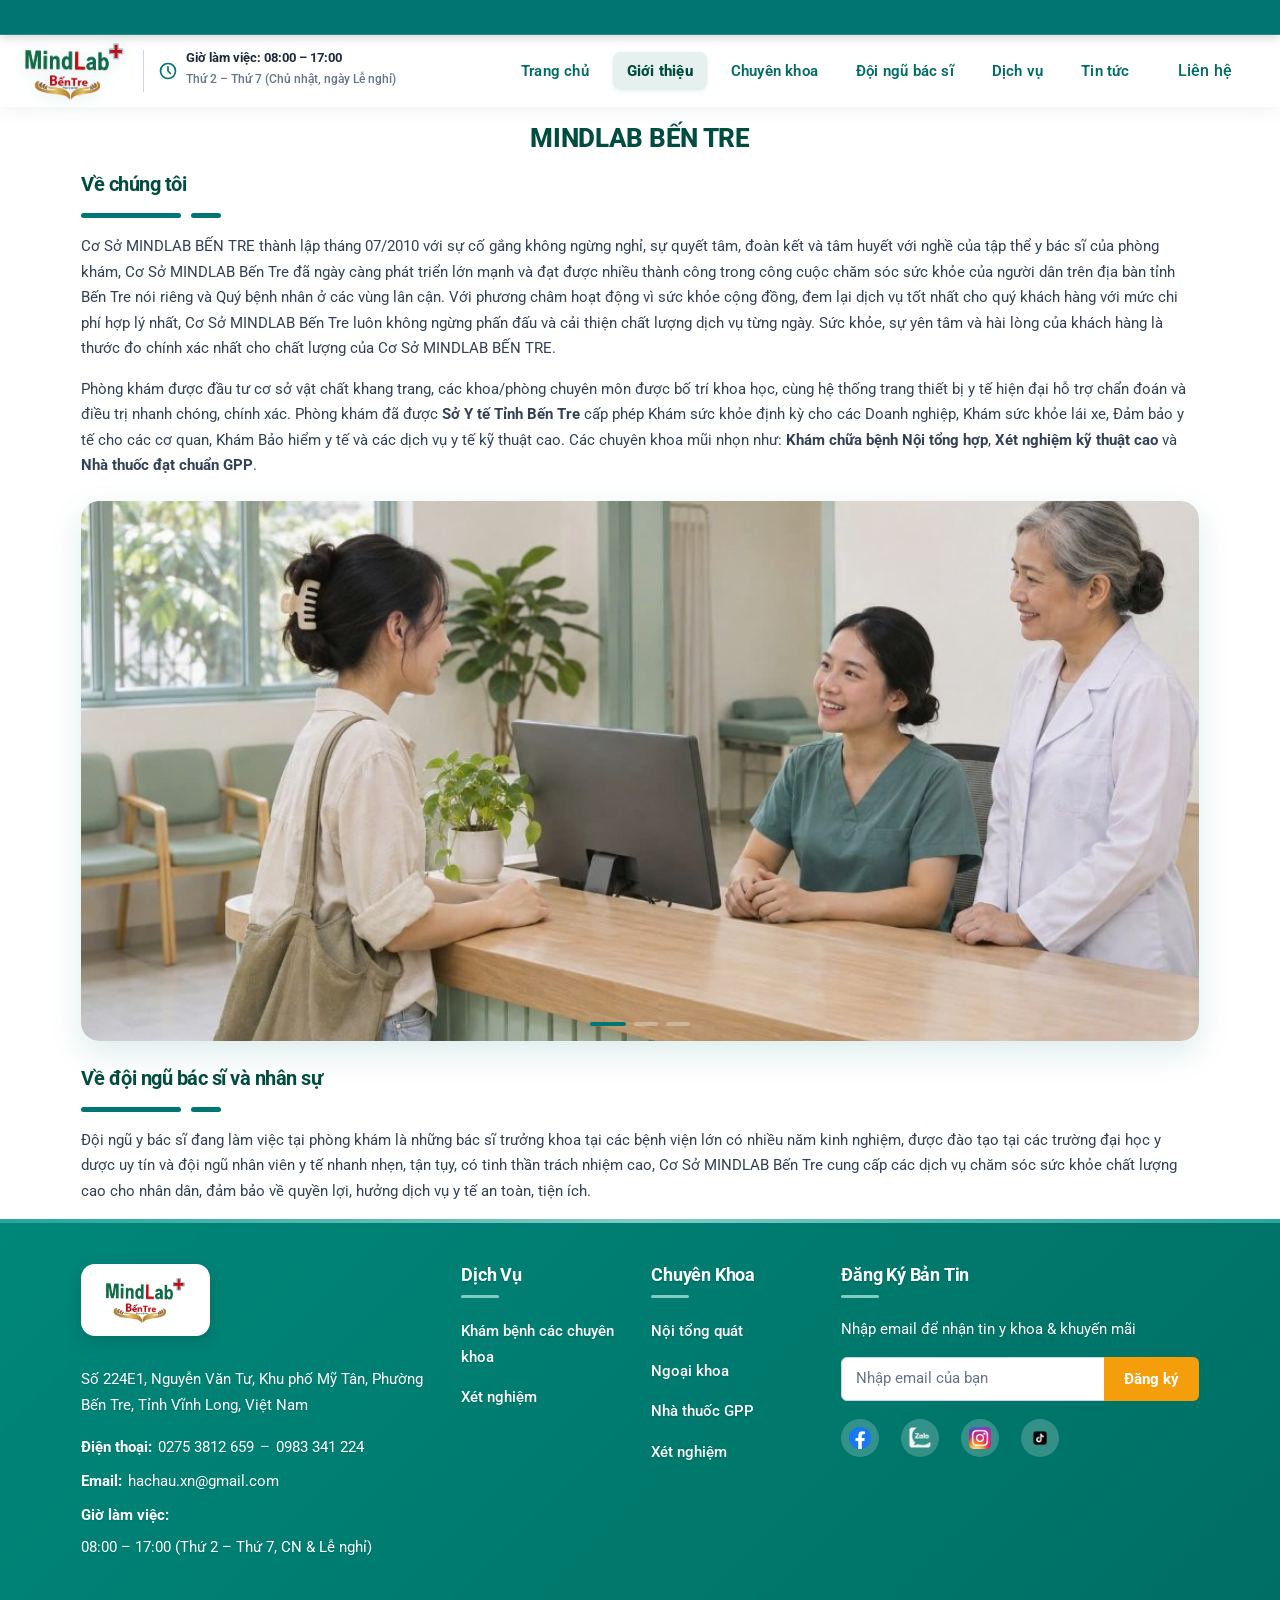
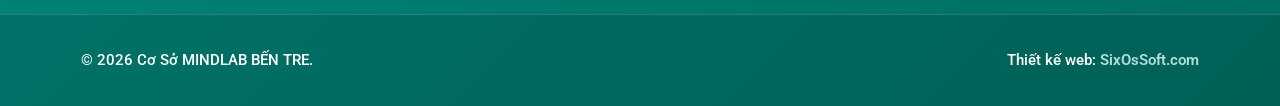
<file: gioi-thieu.html>
<!DOCTYPE html>
<html lang="en">
<head>
    <meta charset="utf-8" />
    <meta http-equiv="X-UA-Compatible" content="IE=edge">
    <meta name="viewport" content="width=device-width, initial-scale=1.0" />
    <meta name="author" content="Cơ Sở MINDLAB BẾN TRE">





    <title>Giới thiệu - Cơ Sở MINDLAB BẾN TRE</title>
        <!-- Google Fonts: Roboto & Montserrat with Vietnamese subset -->
    <link rel="preconnect" href="https://fonts.googleapis.com">
    <link rel="preconnect" href="https://fonts.gstatic.com" crossorigin>
    <link href="https://fonts.googleapis.com/css2?family=Roboto:ital,wght@0,300;0,400;0,500;0,700;0,900;1,400;1,700&family=Montserrat:wght@600;700;800;900&display=swap" rel="stylesheet">
    <link rel="stylesheet" href="./lib/bootstrap/dist/css/bootstrap.min.css" />
    <!-- Fancybox CSS -->
    <link rel="stylesheet" href="./lib/fancybox/jquery.fancybox.css" />
    <link rel="stylesheet" href="./css/site.css" />


    <link rel="apple-touch-icon" sizes="180x180" href="/apple-touch-icon.png" />
    <link rel="manifest" href="/site.webmanifest" />








    <script type="application/ld+json">
        
    {
      "@context": "https://schema.org",
      "@graph": [
            {
                "@type": "MedicalOrganization",
                "@id": "https://pkdksinhhau.com/#organization",
                "name": "CƠ SỞ MINDLAB BẾN TRE",
                "legalName": "CÔNG TY TNHH CƠ SỞ MINDLAB BẾN TRE",
                "url": "https://pkdksinhhau.com",
                "logo": "https://pkdksinhhau.com/images/logo/logo-pkdk-sinhhau.png",
                "sameAs": [
                "https://www.facebook.com/vinhvien.medlab"
                ],
                "contactPoint": {
                "@type": "ContactPoint",
                "telephone": "+84-909-636-293",
                "contactType": "customer service",
                "areaServed": "VN",
                "availableLanguage": ["vi"]
                }
            },
            {
                "@type": "MedicalClinic",
                "@id": "https://pkdksinhhau.com/#clinic",
                "name": "CƠ SỞ MINDLAB BẾN TRE",
                "parentOrganization": {
                    "@id": "https://pkdksinhhau.com/#organization"
                },
                "url": "https://pkdksinhhau.com",
                "description": "Cơ Sở MINDLAB BẾN TRE cung cấp các dịch vụ y tế chuyên nghiệp với đội ngũ bác sĩ và chuyên gia hàng đầu, cam kết chất lượng và uy tín.",
                "image": "https://pkdksinhhau.com/images/banner/medlab.png",
                "address": {
                "@type": "PostalAddress",
                "streetAddress": "Số 224E1, Nguyễn Văn Tư, Khu phố Mỹ Tân, Phường Bến Tre, Tỉnh Vĩnh Long, Việt Nam",
                "addressLocality": "Thành phố Bến Tre",
                "addressRegion": "Bến Tre",
                "postalCode": "76116",
                "addressCountry": "VN"
                },
                "telephone": "+84909636293",
                "openingHoursSpecification": [
                    {
                    "@type": "OpeningHoursSpecification",
                    "dayOfWeek": ["Monday","Tuesday","Wednesday","Thursday","Friday","Saturday"],
                    "opens": "08:00",
                    "closes": "17:00"
                    }
                ],
                "geo": {
                    "@type": "GeoCoordinates",
                    "latitude": 10.97328,
                    "longitude": 106.85414
                },
                "aggregateRating": {
                    "@type": "AggregateRating",
                    "ratingValue": "4.8",
                    "reviewCount": "638",
                    "bestRating": "5",
                    "worstRating": "1"
                }
            }
        ]
        }
    </script>





    <script type="application/ld+json">
        
            {
            "@context": "https://schema.org",
            "@type": "WebPage",
            "@id": "#webpage",
            "url": "",
            "name": "Giới thiệu",
            "isPartOf": {
            "@id": "https://pkdksinhhau.com#website"
            },
            "primaryImageOfPage": {
            "@id": "https://pkdksinhhau.com/assets/images/banner/sixossoft-pm-ql-benh-vien.webp"
            },
            "inLanguage": "vi-VN"
            }
    </script>




    <script type="application/ld+json">
        
    {
    "@type": "WebSite",
    "@id": "https://pkdksinhhau.com/#website",
    "url": "https://pkdksinhhau.com",
    "name": "Cơ Sở MINDLAB BẾN TRE",
    "description": "Cơ Sở MINDLAB BẾN TRE cung cấp các dịch vụ y tế chuyên nghiệp với đội ngũ bác sĩ và chuyên gia hàng đầu, cam kết chất lượng và uy tín.",
    "publisher": {
    "@id": "https://pkdksinhhau.com/#organization"
    },
    "potentialAction": {
    "@type": "SearchAction",
    "target": "https://pkdksinhhau.com/search?q={search_term_string}",
    "query-input": "required name=search_term_string"
    }
    }
    </script>

    <!-- Google tag (gtag.js) -->
    <script async src="https://www.googletagmanager.com/gtag/js?id=G-QC679GSHHT"></script>
    <script>
        window.dataLayer = window.dataLayer || [];
        function gtag(){dataLayer.push(arguments);}
        gtag('js', new Date());

        gtag('config', 'G-QC679GSHHT');
    </script>
    <link rel="stylesheet" href="./css/enhancements.css">
</head>
<body>
    
    <div b-nqtmdgto13 class="marquee-container">
                <div b-nqtmdgto13 class="marquee">
                    CƠ SỞ MINDLAB BẾN TRE KÍNH CHÀO QUÝ KHÁCH – MỌI NHU CẦU TƯ VẤN XIN GỌI HOTLINE 0275 3812 659 – 0983 341 224 – Địa Chỉ: Số 224E1, Nguyễn Văn Tư, Khu phố Mỹ Tân, Phường Bến Tre, Tỉnh Vĩnh Long – Giờ Làm Việc: 08:00 – 17:00 (Thứ 2 – Thứ 7, Chủ Nhật & ngày Lễ nghỉ) – Đặt lịch hẹn khám bệnh qua hotline: 0275 3812 659 – 0983 341 224
                </div>
            </div>
    <header b-nqtmdgto13>
        <!-- Menu destop -->
        <div b-nqtmdgto13 class="menu-destop">
            
            <div b-nqtmdgto13 class="menu-destopWrapper">
                <div b-nqtmdgto13 class="menu-destopLogo">
                    <a b-nqtmdgto13 href="index.html" class="brand-header-link">
                        <img b-nqtmdgto13 id="logo" title="Logo CƠ SỞ MINDLAB BẾN TRE" src="./images/logo/logo-mindlab-bentre.png" alt="Cơ Sở MINDLAB BẾN TRE">
                    </a>
                    <div b-nqtmdgto13 class="header-work-time">
                        <div class="styles_icon__VmeVE">
                            <svg xmlns="http://www.w3.org/2000/svg" width="20" height="20" viewBox="0 0 24 24" fill="none" stroke="currentColor" stroke-width="2" stroke-linecap="round" stroke-linejoin="round" class="icon icon-tabler icons-tabler-outline icon-tabler-clock"><path stroke="none" d="M0 0h24v24H0z" fill="none" /><path d="M3 12a9 9 0 1 0 18 0a9 9 0 0 0 -18 0" /><path d="M12 7v5l3 3" /></svg>
                        </div>
                        <div class="work-time-text">
                            <span class="work-time-main">Giờ làm việc: 08:00 – 17:00</span>
                            <span class="work-time-sub">Thứ 2 – Thứ 7 (Chủ nhật, ngày Lễ nghỉ)</span>
                        </div>
                    </div>
                </div>
                <div b-nqtmdgto13 class="menudestop-box">
                    
                    
                    <div b-nqtmdgto13 class="menudestop-box--bottom">

                        <div b-nqtmdgto13 class="styles_support__q04E_">
                            <div b-nqtmdgto13 class="styles_iconCall__JydRj">
                                <span b-nqtmdgto13 style="box-sizing: border-box; display: block; overflow: hidden; width: initial; height: initial; background: none; opacity: 1; border: 0px; margin: 0px; padding: 0px; position: relative;">
                                    <span b-nqtmdgto13 style="box-sizing: border-box; display: block; width: initial; height: initial; background: none; opacity: 1; border: 0px; margin: 0px; padding: 102.5% 0px 0px;"></span>
                                    <img b-nqtmdgto13 alt="hotline" sizes="100vw" srcset="" src="./images/icon-social/iconPhone.svg" decoding="async" data-nimg="responsive" style="position: absolute; inset: 0px; box-sizing: border-box; padding: 0px; border: none; margin: auto; display: block; width: 0px; height: 0px; min-width: 80%; max-width: 80%; min-height: 80%; max-height: 80%;">
                                </span>
                            </div>
                            <a b-nqtmdgto13 href="tel:0275 3812 659" class="styles_titleSupport__ndGfi">
                                Hotline tư vấn
                                <p b-nqtmdgto13>0275 3812 659 – 0983 341 224</p>
                            </a>
                        </div>

                        <div b-nqtmdgto13 class="styles_navbar__Oape1">
                            <ul b-nqtmdgto13>
                                <li class="">
                                    <div class="styles_item__7CT7K">
                                        <a href="index.html" class="">
                                            Trang chủ
                                        </a>
                                        <div></div>
                                    </div>
                                </li>
                                <li class="active">
                                    <div class="styles_item__7CT7K">
                                        <a href="gioi-thieu.html" class="active">
                                            Giới thiệu
                                        </a>
                                        <div></div>
                                    </div>
                                </li>
                                <li class="">
                                    <div class="styles_item__7CT7K">
                                        <a href="chuyen-khoa.html" class="">
                                            Chuyên khoa
                                        </a>
                                        <div></div>
                                    </div>
                                </li>
                                <li class="">
                                    <div class="styles_item__7CT7K">
                                        <a href="doi-ngu-bac-si.html" class="">
                                            Đội ngũ bác sĩ
                                        </a>
                                        <div></div>
                                    </div>
                                </li>
                                <li class="">
                                    <div class="styles_item__7CT7K">
                                        <a href="dich-vu.html" class="">
                                            Dịch vụ
                                        </a>
                                        <div></div>
                                    </div>
                                </li>
                                <li class="">
                                    <div class="styles_item__7CT7K">
                                        <a href="tin-tuc.html" class="">
                                            Tin tức
                                        </a>
                                        <div></div>
                                    </div>
                                </li>
                                <li class="">
                                    <div class="styles_item__7CT7K">
                                        <a href="lien-he.html" class="">
                                            Liên hệ
                                        </a>
                                        <div></div>
                                    </div>
                                </li>
                            </ul>
                        </div>
                    </div>
                </div>
            </div>
        </div>

        <!-- Menu mobi -->
        <div b-nqtmdgto13 class="mobile--nav">
            <nav b-nqtmdgto13 class="navbar bg-light fixed-top menu-mobile">
                <div b-nqtmdgto13 class="container-fluid">
                    <a b-nqtmdgto13 class="navbar-brand" href="index.html">
                        <img b-nqtmdgto13 src="./images/logo/logo-mindlab-bentre.png" style="max-height: 44px; width: auto;" alt="Cơ Sở MINDLAB BẾN TRE">
                    </a>
                    <button b-nqtmdgto13 style="color: black" class="navbar-toggler" type="button" data-bs-toggle="offcanvas" data-bs-target="#offcanvasNavbar" aria-controls="offcanvasNavbar">
                        <svg b-nqtmdgto13 xmlns="http://www.w3.org/2000/svg" width="24" height="24" viewBox="0 0 24 24" fill="none" stroke="currentColor" stroke-width="2" stroke-linecap="round" stroke-linejoin="round" class="icon icon-tabler icons-tabler-outline icon-tabler-menu-2"><path b-nqtmdgto13 stroke="none" d="M0 0h24v24H0z" fill="none" /><path b-nqtmdgto13 d="M4 6l16 0" /><path b-nqtmdgto13 d="M4 12l16 0" /><path b-nqtmdgto13 d="M4 18l16 0" /></svg>
                    </button>
                    <div b-nqtmdgto13 class="offcanvas offcanvas-end" tabindex="-1" id="offcanvasNavbar" aria-labelledby="offcanvasNavbarLabel">
                        <div b-nqtmdgto13 class="offcanvas-header">
                            <img b-nqtmdgto13 src="./images/logo/logo-mindlab-bentre.png" alt="Cơ Sở MINDLAB BẾN TRE" style="max-height: 44px; width: auto; background: white; border-radius: 6px; padding: 4px;">
                            <button b-nqtmdgto13 type="button" style="color: white" class="btn-close btn-close-white" data-bs-dismiss="offcanvas" aria-label="Close"></button>
                        </div>
                        <div b-nqtmdgto13 class="offcanvas-body">

                            


        <ul class="navbar-nav justify-content-end flex-grow-1">
            <li class="nav-item">
                <a class="nav-link" href="index.html">Trang chủ</a>
            </li>
        </ul>
        <ul class="navbar-nav justify-content-end flex-grow-1">
            <li class="nav-item">
                <a class="nav-link" href="gioi-thieu.html">Giới thiệu</a>
            </li>
        </ul>
        <ul class="navbar-nav justify-content-end flex-grow-1">
            <li class="nav-item dropdown">
                <a class="nav-link" href="chuyen-khoa.html">
                    Chuyên khoa
                </a>
                <button style="position: absolute; top: 10px; right: 0px" class="btn btn-link dropdown-toggle" data-bs-toggle="dropdown" aria-expanded="false"></button>
                <ul class="dropdown-menu">
                </ul>
            </li>
        </ul>
        <ul class="navbar-nav justify-content-end flex-grow-1">
            <li class="nav-item">
                <a class="nav-link" href="doi-ngu-bac-si.html">Đội ngũ bác sĩ</a>
            </li>
        </ul>
        <ul class="navbar-nav justify-content-end flex-grow-1">
            <li class="nav-item dropdown">
                <a class="nav-link" href="dich-vu.html">
                    Dịch vụ
                </a>
                <button style="position: absolute; top: 10px; right: 0px" class="btn btn-link dropdown-toggle" data-bs-toggle="dropdown" aria-expanded="false"></button>
                <ul class="dropdown-menu">
                </ul>
            </li>
        </ul>
        <ul class="navbar-nav justify-content-end flex-grow-1">
            <li class="nav-item dropdown">
                <a class="nav-link" href="tin-tuc.html">
                    Tin tức
                </a>
                <button style="position: absolute; top: 10px; right: 0px" class="btn btn-link dropdown-toggle" data-bs-toggle="dropdown" aria-expanded="false"></button>
                <ul class="dropdown-menu">
                        <li>
                            <a class="dropdown-item dropdown-item-Menu" href="tin-tuc.html">
                                Đào tạo - tập huấn
                            </a>
                        </li>
                </ul>
            </li>
        </ul>
        <ul class="navbar-nav justify-content-end flex-grow-1">
            <li class="nav-item">
                <a class="nav-link" href="lien-he.html">Liên hệ</a>
            </li>
        </ul>

<div style="background-color: white; height: 4px;"></div>

<ul class="navbar-nav justify-content-end flex-grow-1 pe-3">
    <li class="nav-item" style="display: flex; align-items: center">
        <img class="me-2" loading="lazy" width="25px" height="25px" src="./images/icon-social/zalo (2).png" alt="logo zalo">
        <a class="nav-link" href="https://zalo.me/02753812659" rel="nofollow">Hỗ trợ Zalo</a>
    </li>
    <li class="nav-item" style="display: flex; align-items: center">
        <img class="me-2" loading="lazy" width="25px" height="25px" style="border-radius: 20px" src="./images/icon-social/facebook.png" alt="logo facebook">
        <a class="nav-link" href="https://www.facebook.com/vinhvien.medlab" rel="nofollow">Hỗ trợ Facebook</a>
    </li>
    <li class="nav-item" style="display: flex; align-items: center">
        <img class="me-2" loading="lazy" width="25px" height="25px" style="border-radius: 20px" src="./images/icon-social/iconPhone.svg" alt="logo hotline">
        <a class="nav-link" href="tel:02753812659" rel="nofollow">Hotline: 0275 3812 659 – 0983 341 224</a>
    </li>
    <li class="nav-item" style="display: flex; align-items: center">
        <img class="me-2" loading="lazy" width="25px" height="25px" style="border-radius: 20px" src="./images/icon-social/email-logo.webp" alt="logo email">
        <a class="nav-link" href="mailto:hachau.xn@gmail.com" rel="nofollow">Email: hachau.xn@gmail.com</a>
    </li>
</ul>


                        </div>


                    </div>
                </div>
            </nav>
        </div>
    </header>


    <main>
    <section class="container">
        <div class="heading">
            <h1>MINDLAB BẾN TRE</h1>
        </div>
        <div>
            <h2 class="section-title">Về chúng tôi</h2>
            <p>Cơ Sở MINDLAB BẾN TRE thành lập tháng 07/2010 với sự cố gắng không ngừng nghỉ, sự quyết tâm, đoàn kết và tâm huyết với nghề của tập thể y bác sĩ của phòng khám, Cơ Sở MINDLAB Bến Tre đã ngày càng phát triển lớn mạnh và đạt được nhiều thành công trong công cuộc chăm sóc sức khỏe của người dân trên địa bàn tỉnh Bến Tre nói riêng và Quý bệnh nhân ở các vùng lân cận. Với phương châm hoạt động vì sức khỏe cộng đồng, đem lại dịch vụ tốt nhất cho quý khách hàng với mức chi phí hợp lý nhất, Cơ Sở MINDLAB Bến Tre luôn không ngừng phấn đấu và cải thiện chất lượng dịch vụ từng ngày. Sức khỏe, sự yên tâm và hài lòng của khách hàng là thước đo chính xác nhất cho chất lượng của Cơ Sở MINDLAB BẾN TRE. </p>
            <p>
<p>Phòng khám được đầu tư cơ sở vật chất khang trang, các khoa/phòng chuyên môn được bố trí khoa học, cùng hệ thống trang thiết bị y tế hiện đại hỗ trợ chẩn đoán và điều trị nhanh chóng, chính xác. Phòng khám đã được <strong>Sở Y tế Tỉnh Bến Tre</strong> cấp phép Khám sức khỏe định kỳ cho các Doanh nghiệp, Khám sức khỏe lái xe, Đảm bảo y tế cho các cơ quan, Khám Bảo hiểm y tế và các dịch vụ y tế kỹ thuật cao. Các chuyên khoa mũi nhọn như: <strong>Khám chữa bệnh Nội tổng hợp</strong>, <strong>Xét nghiệm kỹ thuật cao</strong> và <strong>Nhà thuốc đạt chuẩn GPP</strong>.</p>

            
            <div id="aboutMedicalCarousel" class="carousel slide carousel-fade shadow-sm my-4" data-bs-ride="carousel" data-bs-interval="4000" style="border-radius: 18px; overflow: hidden;">
                <div class="carousel-indicators">
                    <button type="button" data-bs-target="#aboutMedicalCarousel" data-bs-slide-to="0" class="active" aria-current="true" aria-label="Tiếp đón &amp; Tư vấn"></button>
                    <button type="button" data-bs-target="#aboutMedicalCarousel" data-bs-slide-to="1" aria-label="Khám bệnh chuyên khoa"></button>
                    <button type="button" data-bs-target="#aboutMedicalCarousel" data-bs-slide-to="2" aria-label="Xét nghiệm kỹ thuật cao"></button>
                </div>
                <div class="carousel-inner">
                    <div class="carousel-item active" data-bs-interval="4000">
                        <img src="./images/banner/hero-slide-1-tiep-don.jpg" class="d-block w-100" alt="Tiếp đón và tư vấn bệnh nhân tận tâm tại Cơ Sở MINDLAB Bến Tre" style="border-radius: 18px; max-height: 520px; object-fit: cover;">
                    </div>
                    <div class="carousel-item" data-bs-interval="4000">
                        <img src="./images/banner/hero-slide-2-kham-benh.jpg" class="d-block w-100" alt="Bác sĩ chuyên khoa giàu kinh nghiệm thăm khám tại Cơ Sở MINDLAB Bến Tre" style="border-radius: 18px; max-height: 520px; object-fit: cover;">
                    </div>
                    <div class="carousel-item" data-bs-interval="4000">
                        <img src="./images/banner/hero-slide-3-xet-nghiem.jpg" class="d-block w-100" alt="Xét nghiệm kỹ thuật cao nhanh chóng chuẩn xác tại Cơ Sở MINDLAB Bến Tre" style="border-radius: 18px; max-height: 520px; object-fit: cover;">
                    </div>
                </div>
            </div>

            <h2 class="section-title">Về đội ngũ bác sĩ và nhân sự</h2>
            <p>Đội ngũ y bác sĩ đang làm việc tại phòng khám là những bác sĩ trưởng khoa tại các bệnh viện lớn có nhiều năm kinh nghiệm, được đào tạo tại các trường đại học y dược uy tín và đội ngũ nhân viên y tế nhanh nhẹn, tận tụy, có tinh thần trách nhiệm cao, Cơ Sở MINDLAB Bến Tre cung cấp các dịch vụ chăm sóc sức khỏe chất lượng cao cho nhân dân, đảm bảo về quyền lợi, hưởng dịch vụ y tế an toàn, tiện ích.</p>
        </div>
    </section>
</main>

    <footer b-nqtmdgto13 class="custom-footer pt-5">

        <!-- Company Info -->
        <section b-nqtmdgto13 class="footer-company">
            <div b-nqtmdgto13 class="container">
                <div b-nqtmdgto13 class="row g-4">
                    <div b-nqtmdgto13 class="col-lg-4 col-md-6">

                        <!-- Logo & Name -->
                        <div b-nqtmdgto13 class="footer-logo">
            <div class="footer-logo-card" style="background: #ffffff !important; padding: 12px 24px !important; border-radius: 14px !important; display: inline-flex !important; align-items: center !important; justify-content: center !important; box-shadow: 0 4px 15px rgba(0,0,0,0.15) !important; margin: 0 0 15px 0 !important; overflow: hidden !important;">
            <img b-nqtmdgto13 src="./images/logo/logo-mindlab-bentre.png" alt="Logo Cơ Sở MINDLAB BẾN TRE" style="height: 48px !important; max-height: 48px !important; width: auto !important; display: block !important; margin: 0 !important; border-radius: 0 !important; transform: none !important;">
        </div>
        </div>

                        <!-- Address & Contact -->
                        <address b-nqtmdgto13>
                            <p b-nqtmdgto13>Số 224E1, Nguyễn Văn Tư, Khu phố Mỹ Tân, Phường Bến Tre, Tỉnh Vĩnh Long, Việt Nam</p>
                        </address>

                        <div b-nqtmdgto13 class="footer-contact-list">
                            <p b-nqtmdgto13>
                                <strong b-nqtmdgto13>Điện thoại:</strong>
                                <a b-nqtmdgto13 style="color: white !important" href="tel:02753812659">0275 3812 659</a> – <a b-nqtmdgto13 style="color: white !important" href="tel:0983341224">0983 341 224</a>
                            </p>
                            <p b-nqtmdgto13>
                                <strong b-nqtmdgto13>Email:</strong>
                                <a b-nqtmdgto13 style="color: white !important" href="mailto:hachau.xn@gmail.com">
                                    hachau.xn@gmail.com
                                </a>
                            </p>
                            <p b-nqtmdgto13>
                                <strong b-nqtmdgto13>Giờ làm việc:</strong>
                                <time b-nqtmdgto13 datetime="Mo-Sa 08:00-17:00">
                            08:00 – 17:00 (Thứ 2 – Thứ 7, CN & Lễ nghỉ)
                        </time>
                            </p>
                        </div>

                    </div>

                    <!-- Quick Links -->
                    <nav b-nqtmdgto13 class="col-lg-2 col-md-6" aria-label="Dịch vụ">
                        <h4 b-nqtmdgto13 class="footer-title">Dịch Vụ</h4>
                        <ul b-nqtmdgto13 class="footer-links">
                            <li b-nqtmdgto13><a b-nqtmdgto13 href="#">Khám bệnh các chuyên khoa</a></li>
                            <li b-nqtmdgto13><a b-nqtmdgto13 href="#">Xét nghiệm</a></li>
                            </ul>
                    </nav>

                    <!-- Specialties -->
                    <nav b-nqtmdgto13 class="col-lg-2 col-md-6" aria-label="Chuyên khoa">
                        <h4 b-nqtmdgto13 class="footer-title">Chuyên Khoa</h4>
                        <ul b-nqtmdgto13 class="footer-links">
                            <li b-nqtmdgto13><a b-nqtmdgto13 href="#">Nội tổng quát</a></li>
                            <li b-nqtmdgto13><a b-nqtmdgto13 href="#">Ngoại khoa</a></li>
                            <li b-nqtmdgto13><a b-nqtmdgto13 href="chuyen-khoa.html">Nhà thuốc GPP</a></li>
                            <li b-nqtmdgto13><a b-nqtmdgto13 href="#">Xét nghiệm</a></li>
                        </ul>
                    </nav>

                    <!-- Newsletter -->
                    <section b-nqtmdgto13 class="col-lg-4 col-md-6" aria-labelledby="newsletter-title">
                        <h4 b-nqtmdgto13 id="newsletter-title" class="footer-title">Đăng Ký Bản Tin</h4>
                        <p b-nqtmdgto13>Nhập email để nhận tin y khoa & khuyến mãi</p>
                        <form class="newsletter-form">
                            <label b-nqtmdgto13 for="newsletter-email" class="visually-hidden">Email</label>
                            <div b-nqtmdgto13 class="input-group">
                                <input b-nqtmdgto13 type="email"
                                       id="newsletter-email"
                                       class="form-control newsletter-input"
                                       placeholder="Nhập email của bạn"
                                       required>
                                <button b-nqtmdgto13 class="btn btn-subscribe" type="submit">
                                    Đăng ký
                                </button>
                            </div>
                        </form>

                        <!-- Social Profiles -->
                        <div b-nqtmdgto13 class="social-links" aria-label="Mạng xã hội">
                            <a b-nqtmdgto13 href="#"><img b-nqtmdgto13 src="./images/icon-social/facebook.png" alt="Facebook"></a>
                            <a b-nqtmdgto13 href="https://zalo.me/0982315005"><img b-nqtmdgto13 src="./images/icon-social/zalo.png" alt="Zalo"></a>
                            <a b-nqtmdgto13 href="#"><img b-nqtmdgto13 src="./images/icon-social/insta.png" alt="Instagram"></a>
                            <a b-nqtmdgto13 href="#"><img b-nqtmdgto13 src="./images/icon-social/logo-tiktok.webp" alt="TikTok"></a>
                        </div>
                    </section>
                </div>
            </div>
        </section>

        <!-- Footer Bottom -->
        <div b-nqtmdgto13 class="footer-bottom mt-5">
            <div b-nqtmdgto13 class="container">
                <div b-nqtmdgto13 class="row py-3">
                    <div b-nqtmdgto13 class="col-md-6 text-center text-md-start">
                        <p b-nqtmdgto13 class="mb-0">
                            &copy; <time b-nqtmdgto13 datetime="2026">2026</time>
                            Cơ Sở MINDLAB BẾN TRE.
                        </p>
                    </div>
                    <div b-nqtmdgto13 class="col-md-6 text-center text-md-end">
                        <p b-nqtmdgto13 class="mb-0">
                            Thiết kế web:
                            <a b-nqtmdgto13 href="#" class="text-white">
                              SixOsSoft.com
                            </a>
                        </p>
                    </div>
                </div>
            </div>
        </div>

    </footer>


    <script src="./lib/jquery/dist/jquery.min.js"></script>
    <script src="./lib/bootstrap/dist/js/bootstrap.bundle.min.js"></script>
    <!-- Fancybox JS -->
    <script src="./lib/fancybox/jquery.fancybox.min.js"></script>
    <script src="./js/site.js"></script>
    
    <script src="./js/enhancements.js"></script>
</body>
</html>
</file>
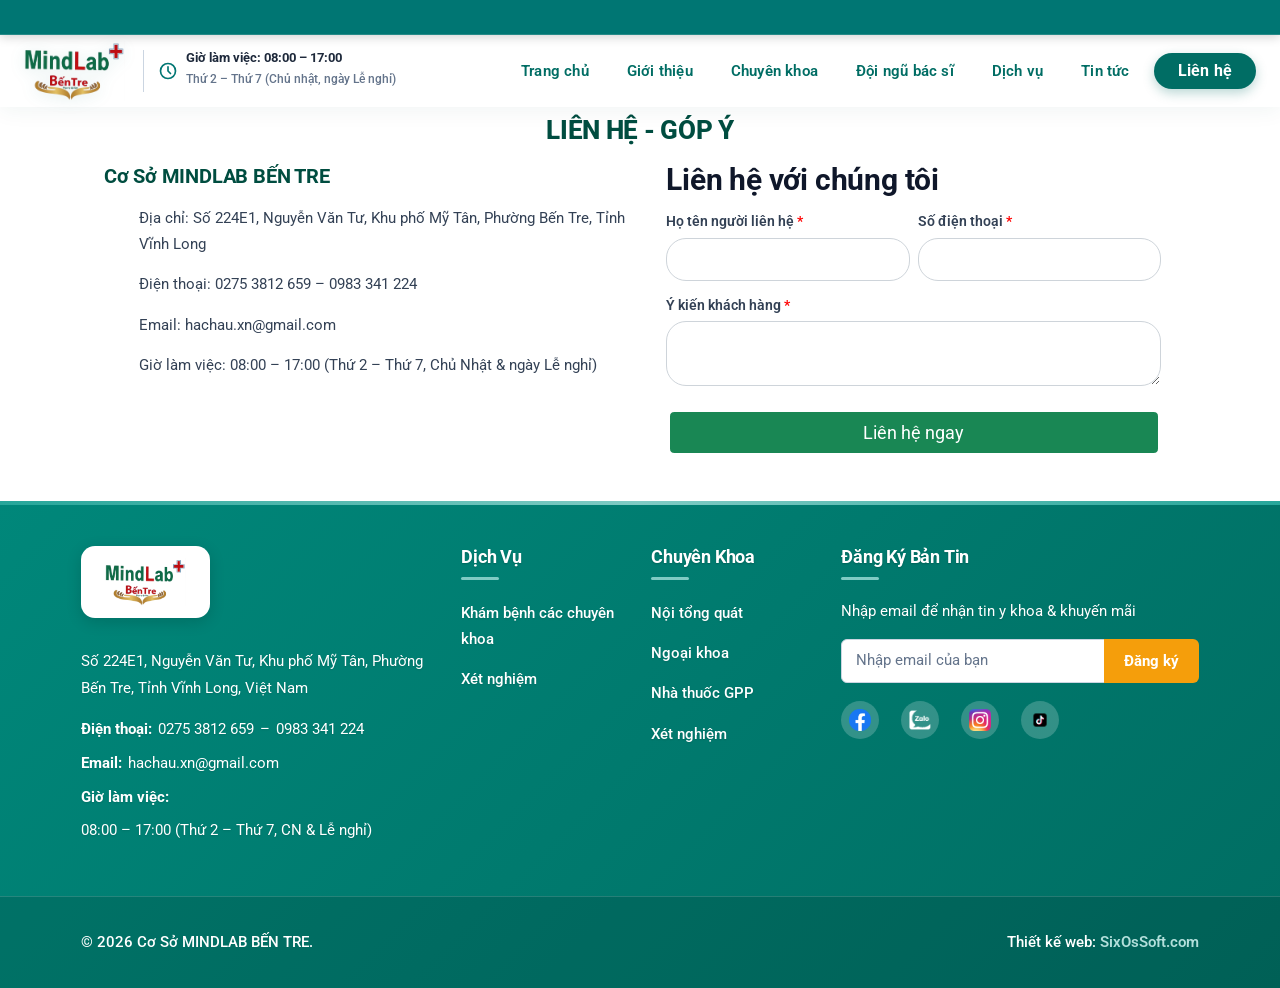
<file: lien-he.html>
<!DOCTYPE html>
<html lang="en">
<head>
    <meta charset="utf-8" />
    <meta http-equiv="X-UA-Compatible" content="IE=edge">
    <meta name="viewport" content="width=device-width, initial-scale=1.0" />
    <meta name="author" content="Cơ Sở MINDLAB BẾN TRE">





    <title>Liên hệ - Cơ Sở MINDLAB BẾN TRE</title>
        <!-- Google Fonts: Roboto & Montserrat with Vietnamese subset -->
    <link rel="preconnect" href="https://fonts.googleapis.com">
    <link rel="preconnect" href="https://fonts.gstatic.com" crossorigin>
    <link href="https://fonts.googleapis.com/css2?family=Roboto:ital,wght@0,300;0,400;0,500;0,700;0,900;1,400;1,700&family=Montserrat:wght@600;700;800;900&display=swap" rel="stylesheet">
    <link rel="stylesheet" href="./lib/bootstrap/dist/css/bootstrap.min.css" />
    <!-- Fancybox CSS -->
    <link rel="stylesheet" href="./lib/fancybox/jquery.fancybox.css" />
    <link rel="stylesheet" href="./css/site.css" />


    <link rel="apple-touch-icon" sizes="180x180" href="/apple-touch-icon.png" />
    <link rel="manifest" href="/site.webmanifest" />








    <script type="application/ld+json">
        
    {
      "@context": "https://schema.org",
      "@graph": [
            {
                "@type": "MedicalOrganization",
                "@id": "https://pkdksinhhau.com/#organization",
                "name": "CƠ SỞ MINDLAB BẾN TRE",
                "legalName": "CÔNG TY TNHH CƠ SỞ MINDLAB BẾN TRE",
                "url": "https://pkdksinhhau.com",
                "logo": "https://pkdksinhhau.com/images/logo/logo-pkdk-sinhhau.png",
                "sameAs": [
                "https://www.facebook.com/vinhvien.medlab"
                ],
                "contactPoint": {
                "@type": "ContactPoint",
                "telephone": "+84-909-636-293",
                "contactType": "customer service",
                "areaServed": "VN",
                "availableLanguage": ["vi"]
                }
            },
            {
                "@type": "MedicalClinic",
                "@id": "https://pkdksinhhau.com/#clinic",
                "name": "CƠ SỞ MINDLAB BẾN TRE",
                "parentOrganization": {
                    "@id": "https://pkdksinhhau.com/#organization"
                },
                "url": "https://pkdksinhhau.com",
                "description": "Cơ Sở MINDLAB BẾN TRE cung cấp các dịch vụ y tế chuyên nghiệp với đội ngũ bác sĩ và chuyên gia hàng đầu, cam kết chất lượng và uy tín.",
                "image": "https://pkdksinhhau.com/images/banner/medlab.png",
                "address": {
                "@type": "PostalAddress",
                "streetAddress": "Số 224E1, Nguyễn Văn Tư, Khu phố Mỹ Tân, Phường Bến Tre, Tỉnh Vĩnh Long, Việt Nam",
                "addressLocality": "Thành phố Bến Tre",
                "addressRegion": "Bến Tre",
                "postalCode": "76116",
                "addressCountry": "VN"
                },
                "telephone": "+84909636293",
                "openingHoursSpecification": [
                    {
                    "@type": "OpeningHoursSpecification",
                    "dayOfWeek": ["Monday","Tuesday","Wednesday","Thursday","Friday","Saturday"],
                    "opens": "08:00",
                    "closes": "17:00"
                    }
                ],
                "geo": {
                    "@type": "GeoCoordinates",
                    "latitude": 10.97328,
                    "longitude": 106.85414
                },
                "aggregateRating": {
                    "@type": "AggregateRating",
                    "ratingValue": "4.8",
                    "reviewCount": "638",
                    "bestRating": "5",
                    "worstRating": "1"
                }
            }
        ]
        }
    </script>





    <script type="application/ld+json">
        
            {
            "@context": "https://schema.org",
            "@type": "WebPage",
            "@id": "#webpage",
            "url": "",
            "name": "Liên hệ",
            "isPartOf": {
            "@id": "https://pkdksinhhau.com#website"
            },
            "primaryImageOfPage": {
            "@id": "https://pkdksinhhau.com/assets/images/banner/sixossoft-pm-ql-benh-vien.webp"
            },
            "inLanguage": "vi-VN"
            }
    </script>




    <script type="application/ld+json">
        
    {
    "@type": "WebSite",
    "@id": "https://pkdksinhhau.com/#website",
    "url": "https://pkdksinhhau.com",
    "name": "Cơ Sở MINDLAB BẾN TRE",
    "description": "Cơ Sở MINDLAB BẾN TRE cung cấp các dịch vụ y tế chuyên nghiệp với đội ngũ bác sĩ và chuyên gia hàng đầu, cam kết chất lượng và uy tín.",
    "publisher": {
    "@id": "https://pkdksinhhau.com/#organization"
    },
    "potentialAction": {
    "@type": "SearchAction",
    "target": "https://pkdksinhhau.com/search?q={search_term_string}",
    "query-input": "required name=search_term_string"
    }
    }
    </script>

    <!-- Google tag (gtag.js) -->
    <script async src="https://www.googletagmanager.com/gtag/js?id=G-QC679GSHHT"></script>
    <script>
        window.dataLayer = window.dataLayer || [];
        function gtag(){dataLayer.push(arguments);}
        gtag('js', new Date());

        gtag('config', 'G-QC679GSHHT');
    </script>
    <link rel="stylesheet" href="./css/enhancements.css">
</head>
<body>
    
    <div b-nqtmdgto13 class="marquee-container">
                <div b-nqtmdgto13 class="marquee">
                    CƠ SỞ MINDLAB BẾN TRE KÍNH CHÀO QUÝ KHÁCH – MỌI NHU CẦU TƯ VẤN XIN GỌI HOTLINE 0275 3812 659 – 0983 341 224 – Địa Chỉ: Số 224E1, Nguyễn Văn Tư, Khu phố Mỹ Tân, Phường Bến Tre, Tỉnh Vĩnh Long – Giờ Làm Việc: 08:00 – 17:00 (Thứ 2 – Thứ 7, Chủ Nhật & ngày Lễ nghỉ) – Đặt lịch hẹn khám bệnh qua hotline: 0275 3812 659 – 0983 341 224
                </div>
            </div>
    <header b-nqtmdgto13>
        <!-- Menu destop -->
        <div b-nqtmdgto13 class="menu-destop">
            
            <div b-nqtmdgto13 class="menu-destopWrapper">
                <div b-nqtmdgto13 class="menu-destopLogo">
                    <a b-nqtmdgto13 href="index.html" class="brand-header-link">
                        <img b-nqtmdgto13 id="logo" title="Logo CƠ SỞ MINDLAB BẾN TRE" src="./images/logo/logo-mindlab-bentre.png" alt="Cơ Sở MINDLAB BẾN TRE">
                    </a>
                    <div b-nqtmdgto13 class="header-work-time">
                        <div class="styles_icon__VmeVE">
                            <svg xmlns="http://www.w3.org/2000/svg" width="20" height="20" viewBox="0 0 24 24" fill="none" stroke="currentColor" stroke-width="2" stroke-linecap="round" stroke-linejoin="round" class="icon icon-tabler icons-tabler-outline icon-tabler-clock"><path stroke="none" d="M0 0h24v24H0z" fill="none" /><path d="M3 12a9 9 0 1 0 18 0a9 9 0 0 0 -18 0" /><path d="M12 7v5l3 3" /></svg>
                        </div>
                        <div class="work-time-text">
                            <span class="work-time-main">Giờ làm việc: 08:00 – 17:00</span>
                            <span class="work-time-sub">Thứ 2 – Thứ 7 (Chủ nhật, ngày Lễ nghỉ)</span>
                        </div>
                    </div>
                </div>
                <div b-nqtmdgto13 class="menudestop-box">
                    
                    
                    <div b-nqtmdgto13 class="menudestop-box--bottom">

                        <div b-nqtmdgto13 class="styles_support__q04E_">
                            <div b-nqtmdgto13 class="styles_iconCall__JydRj">
                                <span b-nqtmdgto13 style="box-sizing: border-box; display: block; overflow: hidden; width: initial; height: initial; background: none; opacity: 1; border: 0px; margin: 0px; padding: 0px; position: relative;">
                                    <span b-nqtmdgto13 style="box-sizing: border-box; display: block; width: initial; height: initial; background: none; opacity: 1; border: 0px; margin: 0px; padding: 102.5% 0px 0px;"></span>
                                    <img b-nqtmdgto13 alt="hotline" sizes="100vw" srcset="" src="./images/icon-social/iconPhone.svg" decoding="async" data-nimg="responsive" style="position: absolute; inset: 0px; box-sizing: border-box; padding: 0px; border: none; margin: auto; display: block; width: 0px; height: 0px; min-width: 80%; max-width: 80%; min-height: 80%; max-height: 80%;">
                                </span>
                            </div>
                            <a b-nqtmdgto13 href="tel:0275 3812 659" class="styles_titleSupport__ndGfi">
                                Hotline tư vấn
                                <p b-nqtmdgto13>0275 3812 659 – 0983 341 224</p>
                            </a>
                        </div>

                        <div b-nqtmdgto13 class="styles_navbar__Oape1">
                            <ul b-nqtmdgto13>
                                <li class="">
                                    <div class="styles_item__7CT7K">
                                        <a href="index.html" class="">
                                            Trang chủ
                                        </a>
                                        <div></div>
                                    </div>
                                </li>
                                <li class="">
                                    <div class="styles_item__7CT7K">
                                        <a href="gioi-thieu.html" class="">
                                            Giới thiệu
                                        </a>
                                        <div></div>
                                    </div>
                                </li>
                                <li class="">
                                    <div class="styles_item__7CT7K">
                                        <a href="chuyen-khoa.html" class="">
                                            Chuyên khoa
                                        </a>
                                        <div></div>
                                    </div>
                                </li>
                                <li class="">
                                    <div class="styles_item__7CT7K">
                                        <a href="doi-ngu-bac-si.html" class="">
                                            Đội ngũ bác sĩ
                                        </a>
                                        <div></div>
                                    </div>
                                </li>
                                <li class="">
                                    <div class="styles_item__7CT7K">
                                        <a href="dich-vu.html" class="">
                                            Dịch vụ
                                        </a>
                                        <div></div>
                                    </div>
                                </li>
                                <li class="">
                                    <div class="styles_item__7CT7K">
                                        <a href="tin-tuc.html" class="">
                                            Tin tức
                                        </a>
                                        <div></div>
                                    </div>
                                </li>
                                <li class="active">
                                    <div class="styles_item__7CT7K">
                                        <a href="lien-he.html" class="active">
                                            Liên hệ
                                        </a>
                                        <div></div>
                                    </div>
                                </li>
                            </ul>
                        </div>
                    </div>
                </div>
            </div>
        </div>

        <!-- Menu mobi -->
        <div b-nqtmdgto13 class="mobile--nav">
            <nav b-nqtmdgto13 class="navbar bg-light fixed-top menu-mobile">
                <div b-nqtmdgto13 class="container-fluid">
                    <a b-nqtmdgto13 class="navbar-brand" href="index.html">
                        <img b-nqtmdgto13 src="./images/logo/logo-mindlab-bentre.png" style="max-height: 44px; width: auto;" alt="Cơ Sở MINDLAB BẾN TRE">
                    </a>
                    <button b-nqtmdgto13 style="color: black" class="navbar-toggler" type="button" data-bs-toggle="offcanvas" data-bs-target="#offcanvasNavbar" aria-controls="offcanvasNavbar">
                        <svg b-nqtmdgto13 xmlns="http://www.w3.org/2000/svg" width="24" height="24" viewBox="0 0 24 24" fill="none" stroke="currentColor" stroke-width="2" stroke-linecap="round" stroke-linejoin="round" class="icon icon-tabler icons-tabler-outline icon-tabler-menu-2"><path b-nqtmdgto13 stroke="none" d="M0 0h24v24H0z" fill="none" /><path b-nqtmdgto13 d="M4 6l16 0" /><path b-nqtmdgto13 d="M4 12l16 0" /><path b-nqtmdgto13 d="M4 18l16 0" /></svg>
                    </button>
                    <div b-nqtmdgto13 class="offcanvas offcanvas-end" tabindex="-1" id="offcanvasNavbar" aria-labelledby="offcanvasNavbarLabel">
                        <div b-nqtmdgto13 class="offcanvas-header">
                            <img b-nqtmdgto13 src="./images/logo/logo-mindlab-bentre.png" alt="Cơ Sở MINDLAB BẾN TRE" style="max-height: 44px; width: auto; background: white; border-radius: 6px; padding: 4px;">
                            <button b-nqtmdgto13 type="button" style="color: white" class="btn-close btn-close-white" data-bs-dismiss="offcanvas" aria-label="Close"></button>
                        </div>
                        <div b-nqtmdgto13 class="offcanvas-body">

                            


        <ul class="navbar-nav justify-content-end flex-grow-1">
            <li class="nav-item">
                <a class="nav-link" href="index.html">Trang chủ</a>
            </li>
        </ul>
        <ul class="navbar-nav justify-content-end flex-grow-1">
            <li class="nav-item">
                <a class="nav-link" href="gioi-thieu.html">Giới thiệu</a>
            </li>
        </ul>
        <ul class="navbar-nav justify-content-end flex-grow-1">
            <li class="nav-item dropdown">
                <a class="nav-link" href="chuyen-khoa.html">
                    Chuyên khoa
                </a>
                <button style="position: absolute; top: 10px; right: 0px" class="btn btn-link dropdown-toggle" data-bs-toggle="dropdown" aria-expanded="false"></button>
                <ul class="dropdown-menu">
                </ul>
            </li>
        </ul>
        <ul class="navbar-nav justify-content-end flex-grow-1">
            <li class="nav-item">
                <a class="nav-link" href="doi-ngu-bac-si.html">Đội ngũ bác sĩ</a>
            </li>
        </ul>
        <ul class="navbar-nav justify-content-end flex-grow-1">
            <li class="nav-item dropdown">
                <a class="nav-link" href="dich-vu.html">
                    Dịch vụ
                </a>
                <button style="position: absolute; top: 10px; right: 0px" class="btn btn-link dropdown-toggle" data-bs-toggle="dropdown" aria-expanded="false"></button>
                <ul class="dropdown-menu">
                </ul>
            </li>
        </ul>
        <ul class="navbar-nav justify-content-end flex-grow-1">
            <li class="nav-item dropdown">
                <a class="nav-link" href="tin-tuc.html">
                    Tin tức
                </a>
                <button style="position: absolute; top: 10px; right: 0px" class="btn btn-link dropdown-toggle" data-bs-toggle="dropdown" aria-expanded="false"></button>
                <ul class="dropdown-menu">
                        <li>
                            <a class="dropdown-item dropdown-item-Menu" href="tin-tuc.html">
                                Đào tạo - tập huấn
                            </a>
                        </li>
                </ul>
            </li>
        </ul>
        <ul class="navbar-nav justify-content-end flex-grow-1">
            <li class="nav-item">
                <a class="nav-link" href="lien-he.html">Liên hệ</a>
            </li>
        </ul>

<div style="background-color: white; height: 4px;"></div>

<ul class="navbar-nav justify-content-end flex-grow-1 pe-3">
    <li class="nav-item" style="display: flex; align-items: center">
        <img class="me-2" loading="lazy" width="25px" height="25px" src="./images/icon-social/zalo (2).png" alt="logo zalo">
        <a class="nav-link" href="https://zalo.me/02753812659" rel="nofollow">Hỗ trợ Zalo</a>
    </li>
    <li class="nav-item" style="display: flex; align-items: center">
        <img class="me-2" loading="lazy" width="25px" height="25px" style="border-radius: 20px" src="./images/icon-social/facebook.png" alt="logo facebook">
        <a class="nav-link" href="https://www.facebook.com/vinhvien.medlab" rel="nofollow">Hỗ trợ Facebook</a>
    </li>
    <li class="nav-item" style="display: flex; align-items: center">
        <img class="me-2" loading="lazy" width="25px" height="25px" style="border-radius: 20px" src="./images/icon-social/iconPhone.svg" alt="logo hotline">
        <a class="nav-link" href="tel:02753812659" rel="nofollow">Hotline: 0275 3812 659 – 0983 341 224</a>
    </li>
    <li class="nav-item" style="display: flex; align-items: center">
        <img class="me-2" loading="lazy" width="25px" height="25px" style="border-radius: 20px" src="./images/icon-social/email-logo.webp" alt="logo email">
        <a class="nav-link" href="mailto:hachau.xn@gmail.com" rel="nofollow">Email: hachau.xn@gmail.com</a>
    </li>
</ul>


                        </div>


                    </div>
                </div>
            </nav>
        </div>
    </header>


    <main>
    <section class="breadcrumb-nav">
        <div class="container">
            <div class="d-flex justify-content-between align-items-end">
                <div class="p-banner-left">

                    <nav aria-label="breadcrumb">
                        <ol class="breadcrumb m-0" itemscope itemtype="https://schema.org/BreadcrumbList">
                            <!-- Trang chủ -->
                            <li class="breadcrumb-item py-2" itemprop="itemListElement" itemscope itemtype="https://schema.org/ListItem">
                                <a href="index.html" itemprop="item">
                                    <span style="color: #6c757d" itemprop="name">Trang chủ</span>
                                </a>
                                <meta itemprop="position" content="1" />
                            </li>
                            <!-- Đối tác -->
                            <li class="breadcrumb-item active p-2" aria-current="page" itemprop="itemListElement" itemscope itemtype="https://schema.org/ListItem">
                                <strong style="color: #6c757d;" class="text-contact fw-bold" itemprop="name">Liên hệ</strong>
                                <meta itemprop="position" content="2" />
                            </li>
                        </ol>
                    </nav>
                </div>
            </div>
        </div>
    </section>
    <section class="container pb-5">
        <div class="heading">
            <h1>LIÊN HỆ - GÓP Ý</h1>
        </div>
        <div class="container-fluid form_lienhe">
            <section class="container">
                <div class="row">
                    <div class="col-lg-6">
                        <h2 class="title-contact text-lg-start text-center">
                            Cơ Sở MINDLAB BẾN TRE
                        </h2>
                        <div class="sixos-tinhNangChung">
                            <div class="d-flex">
                                <p style="padding-left: 35px; color: black">
                                    Địa chỉ: Số 224E1, Nguyễn Văn Tư, Khu phố Mỹ Tân, Phường Bến Tre, Tỉnh Vĩnh Long
                                </p>
                            </div>
                            <div class="d-flex">
                                <p style="padding-left: 35px; color: black">
                                    Điện thoại: 0275 3812 659 – 0983 341 224
                                </p>
                            </div>
                            <div class="d-flex">
                                <p style="padding-left: 35px; color: black">
                                    Email: hachau.xn@gmail.com
                                </p>
                            </div>
                            <div class="d-flex">
                                <p style="padding-left: 35px; color: black; margin: 0">
                                    Giờ làm việc: 08:00 – 17:00 (Thứ 2 – Thứ 7, Chủ Nhật & ngày Lễ nghỉ)
                                </p>
                            </div>
                        </div>
                    </div>
                    <div class="col-lg-6">
                        <div class="card contact_lienhe" style="border: none">
                            <div class="card-body contactbody py-0">
                                <h2 class="title-contact1">Liên hệ với chúng tôi</h2>
                                <div class="row px-2">
                                    <div class="col-lg-6 p-1">
                                        <label class="form-label">
                                            Họ tên người liên hệ
                                            <span style="color: red">*</span>
                                        </label>
                                        <input id="SixOsLienHeName"
                                               type="text"
                                               class="title mt-0 mb-1 form-control"
                                               name="nameLienHe"
                                               required
                                               style="padding: 10px; border-radius: 20px" />
                                    </div>
                                    <div class="col-lg-6 p-1">
                                        <label class="form-label">Số điện thoại <span style="color: red">*</span></label>
                                        <input id="SixOsLienHePhone"
                                               type="tel"
                                               class="title mt-0 mb-1 form-control"
                                               name="phoneLienHe"
                                               required
                                               style="padding: 10px; border-radius: 20px" />
                                    </div>
 
                                    <div class="col-12 p-1">
                                        <label class="form-label">
                                            Ý kiến khách hàng
                                            <span style="color: red">*</span>
                                        </label>
                                        <textarea id="SixOsLienHeRequest"
                                                  class="title mt-0 mb-1 form-control"
                                                  name="requestLienHe"
                                                  required
                                                  style="padding: 10px; border-radius: 20px"></textarea>
                                    </div>
                                    <div class="col-12 p-1 mt-3 d-flex justify-content-center">
                                        <a style="font-size: 18px; width: 100%; color: white !important"
                                           id="SixOsLienHeBtn"
                                           href="#"
                                           class="btn btn-success text-center theme-btn mx-1">
                                            Liên hệ ngay
                                        </a>
                                    </div>
                                </div>
                            </div>
                        </div>
                    </div>
                </div>
            </section>
        </div>
    </section>
</main>

    <footer b-nqtmdgto13 class="custom-footer pt-5">

        <!-- Company Info -->
        <section b-nqtmdgto13 class="footer-company">
            <div b-nqtmdgto13 class="container">
                <div b-nqtmdgto13 class="row g-4">
                    <div b-nqtmdgto13 class="col-lg-4 col-md-6">

                        <!-- Logo & Name -->
                        <div b-nqtmdgto13 class="footer-logo">
            <div class="footer-logo-card" style="background: #ffffff !important; padding: 12px 24px !important; border-radius: 14px !important; display: inline-flex !important; align-items: center !important; justify-content: center !important; box-shadow: 0 4px 15px rgba(0,0,0,0.15) !important; margin: 0 0 15px 0 !important; overflow: hidden !important;">
            <img b-nqtmdgto13 src="./images/logo/logo-mindlab-bentre.png" alt="Logo Cơ Sở MINDLAB BẾN TRE" style="height: 48px !important; max-height: 48px !important; width: auto !important; display: block !important; margin: 0 !important; border-radius: 0 !important; transform: none !important;">
        </div>
        </div>

                        <!-- Address & Contact -->
                        <address b-nqtmdgto13>
                            <p b-nqtmdgto13>Số 224E1, Nguyễn Văn Tư, Khu phố Mỹ Tân, Phường Bến Tre, Tỉnh Vĩnh Long, Việt Nam</p>
                        </address>

                        <div b-nqtmdgto13 class="footer-contact-list">
                            <p b-nqtmdgto13>
                                <strong b-nqtmdgto13>Điện thoại:</strong>
                                <a b-nqtmdgto13 style="color: white !important" href="tel:02753812659">0275 3812 659</a> – <a b-nqtmdgto13 style="color: white !important" href="tel:0983341224">0983 341 224</a>
                            </p>
                            <p b-nqtmdgto13>
                                <strong b-nqtmdgto13>Email:</strong>
                                <a b-nqtmdgto13 style="color: white !important" href="mailto:hachau.xn@gmail.com">
                                    hachau.xn@gmail.com
                                </a>
                            </p>
                            <p b-nqtmdgto13>
                                <strong b-nqtmdgto13>Giờ làm việc:</strong>
                                <time b-nqtmdgto13 datetime="Mo-Sa 08:00-17:00">
                            08:00 – 17:00 (Thứ 2 – Thứ 7, CN & Lễ nghỉ)
                        </time>
                            </p>
                        </div>

                    </div>

                    <!-- Quick Links -->
                    <nav b-nqtmdgto13 class="col-lg-2 col-md-6" aria-label="Dịch vụ">
                        <h4 b-nqtmdgto13 class="footer-title">Dịch Vụ</h4>
                        <ul b-nqtmdgto13 class="footer-links">
                            <li b-nqtmdgto13><a b-nqtmdgto13 href="#">Khám bệnh các chuyên khoa</a></li>
                            <li b-nqtmdgto13><a b-nqtmdgto13 href="#">Xét nghiệm</a></li>
                            </ul>
                    </nav>

                    <!-- Specialties -->
                    <nav b-nqtmdgto13 class="col-lg-2 col-md-6" aria-label="Chuyên khoa">
                        <h4 b-nqtmdgto13 class="footer-title">Chuyên Khoa</h4>
                        <ul b-nqtmdgto13 class="footer-links">
                            <li b-nqtmdgto13><a b-nqtmdgto13 href="#">Nội tổng quát</a></li>
                            <li b-nqtmdgto13><a b-nqtmdgto13 href="#">Ngoại khoa</a></li>
                            <li b-nqtmdgto13><a b-nqtmdgto13 href="chuyen-khoa.html">Nhà thuốc GPP</a></li>
                            <li b-nqtmdgto13><a b-nqtmdgto13 href="#">Xét nghiệm</a></li>
                        </ul>
                    </nav>

                    <!-- Newsletter -->
                    <section b-nqtmdgto13 class="col-lg-4 col-md-6" aria-labelledby="newsletter-title">
                        <h4 b-nqtmdgto13 id="newsletter-title" class="footer-title">Đăng Ký Bản Tin</h4>
                        <p b-nqtmdgto13>Nhập email để nhận tin y khoa & khuyến mãi</p>
                        <form class="newsletter-form">
                            <label b-nqtmdgto13 for="newsletter-email" class="visually-hidden">Email</label>
                            <div b-nqtmdgto13 class="input-group">
                                <input b-nqtmdgto13 type="email"
                                       id="newsletter-email"
                                       class="form-control newsletter-input"
                                       placeholder="Nhập email của bạn"
                                       required>
                                <button b-nqtmdgto13 class="btn btn-subscribe" type="submit">
                                    Đăng ký
                                </button>
                            </div>
                        </form>

                        <!-- Social Profiles -->
                        <div b-nqtmdgto13 class="social-links" aria-label="Mạng xã hội">
                            <a b-nqtmdgto13 href="#"><img b-nqtmdgto13 src="./images/icon-social/facebook.png" alt="Facebook"></a>
                            <a b-nqtmdgto13 href="https://zalo.me/0982315005"><img b-nqtmdgto13 src="./images/icon-social/zalo.png" alt="Zalo"></a>
                            <a b-nqtmdgto13 href="#"><img b-nqtmdgto13 src="./images/icon-social/insta.png" alt="Instagram"></a>
                            <a b-nqtmdgto13 href="#"><img b-nqtmdgto13 src="./images/icon-social/logo-tiktok.webp" alt="TikTok"></a>
                        </div>
                    </section>
                </div>
            </div>
        </section>

        <!-- Footer Bottom -->
        <div b-nqtmdgto13 class="footer-bottom mt-5">
            <div b-nqtmdgto13 class="container">
                <div b-nqtmdgto13 class="row py-3">
                    <div b-nqtmdgto13 class="col-md-6 text-center text-md-start">
                        <p b-nqtmdgto13 class="mb-0">
                            &copy; <time b-nqtmdgto13 datetime="2026">2026</time>
                            Cơ Sở MINDLAB BẾN TRE.
                        </p>
                    </div>
                    <div b-nqtmdgto13 class="col-md-6 text-center text-md-end">
                        <p b-nqtmdgto13 class="mb-0">
                            Thiết kế web:
                            <a b-nqtmdgto13 href="#" class="text-white">
                              SixOsSoft.com
                            </a>
                        </p>
                    </div>
                </div>
            </div>
        </div>

    </footer>


    <script src="./lib/jquery/dist/jquery.min.js"></script>
    <script src="./lib/bootstrap/dist/js/bootstrap.bundle.min.js"></script>
    <!-- Fancybox JS -->
    <script src="./lib/fancybox/jquery.fancybox.min.js"></script>
    <script src="./js/site.js"></script>
    
    <script src="./js/enhancements.js"></script>
</body>
</html>
</file>
<file: css/site.css>
﻿:root {
    --primary-color: #007673;
    --primaryB-color: #b43b78;
    --secondary-color: #2e542761;
    --background-color: #f8f9fa;
    --white-color: #ffffff;
    --black-color: #000000;
}

/*===================== CSS CHUNG ============================*/

html {
    font-size: 14px;
    position: relative;
    min-height: 100%;
}

body {
    font-family: 'Roboto', 'Segoe UI', system-ui, -apple-system, Arial, sans-serif;
}

a {
    color: var(--primary-color);
    text-decoration: none;
}

@media (min-width: 768px) {
  html {
    font-size: 16px;
  }
}

ul, li, ol, dl, dt, dd {
    list-style: none;
}

.visually-hidden {
    position: absolute;
    width: 1px;
    height: 1px;
    overflow: hidden;
    clip: rect(0, 0, 0, 0);
    white-space: nowrap;
}

.two-line {
    display: -webkit-box !important;
    -webkit-line-clamp: 2 !important;
    -webkit-box-orient: vertical !important;
    overflow: hidden !important;
}

.one-line {
    display: -webkit-box !important;
    -webkit-line-clamp: 1 !important;
    -webkit-box-orient: vertical !important;
    overflow: hidden !important;
}

.three-line {
    display: -webkit-box !important;
    -webkit-line-clamp: 3 !important;
    -webkit-box-orient: vertical !important;
    overflow: hidden !important;
}

.four-line {
    display: -webkit-box !important;
    -webkit-line-clamp: 4 !important;
    -webkit-box-orient: vertical !important;
    overflow: hidden !important;
}

svg {
    color: var(--primary-color);
}

/*===================== Menu ============================*/
#logo {
    transition: all 0.3s ease;
}

.fixed-top {
    z-index: 100;
}


.menu-destop {
    color: var(--primary-color);
    box-shadow: 0 10px 20px rgba(0, 0, 0, .04), 0 2px 6px rgba(0, 0, 0, .04), 0 0 1px rgba(0, 0, 0, .04);
    position: fixed;
    top: 0;
    left: 0;
    width: 100%;
    display: flex;
    justify-content: flex-end;
    flex-direction: column;
    z-index: 100;
    background-color: #fff;
}

.menu-destop .menu-destopWrapper {
    display: flex;
    align-items: center;
    width: 100%;
    gap: 30px;
    max-width: 1344px;
    margin: auto;
    padding: 0 10px;
}

.menu-destop .menu-destopLogo {
    width: auto;
    cursor: pointer;
    display: flex;
    flex-direction: row;
    align-items: center;
}

.menu-destopLogo span {
    font-weight: 500;
    font-size: 0.9rem;
    margin-bottom: 5px;
}

@media (max-width: 1118px) {

    .menu-destopLogo span {
        font-size: 0.8rem;
    }
}


.menu-destop a {
    color: #003553;
    font-weight: 500;
}



.menu-destop .menudestop-box {
    width: 100%;
}

.menu-destop .menudestop-box .menudestop-box--top {
    display: flex;
    justify-content: space-between;
    align-items: center;
    padding: 12px 0 12px 20px;
    position: relative;
}

.menu-destop .menudestop-box .menudestop-box--top .styles_network__04YkM {
    display: flex;
    align-items: center;
}

.menu-destop .menudestop-box .menudestop-box--top .styles_network__04YkM > div:first-child {
    padding-left: 0;
}

.menu-destop .menudestop-box .menudestop-box--top .styles_network__04YkM > div {
    padding: 0 12px;
    position: relative;
}

.menu-destop .menudestop-box .menudestop-box--top .styles_network__04YkM a {
    display: flex;
    align-items: center;
    gap: 5px;
}


.menu-destop .menudestop-box .menudestop-box--top .styles_network__04YkM a .styles_icon__VmeVE {
    display: flex;
    align-items: center;
}

.menu-destop .menudestop-box .menudestop-box--top:after {
    content: "";
    position: absolute;
    bottom: 0;
    left: 0;
    width: 100vw;
    height: 1px;
    background: #e4e4e4;
}


button.styles_btnAntd__zap7d svg {
    fill: #fff;
}

.ant-btn > span {
    color: white;
    display: inline-block;
}

.ant-btn > svg {
    fill: white;
}


.menu-destop .menudestop-box .menudestop-box--bottom {
    display: flex;
    align-items: center;
    width: 100%;
}

.styles_miniSearchInputCustom__Vl8L_ {
    margin-top: 0;
    width: 350px;
    box-shadow: none !important;
    padding: 0 !important;
}

.styles_searchInputCustom__lGr4K .styles_miniInputPopover__JZwjO {
    width: 100% !important;
}

.styles_searchInputCustom__lGr4K .styles_inputPopover__hmITm {
    position: relative;
    width: 65.5%;
}

.styles_miniSearchInputCustom__Vl8L_ .ant-input-affix-wrapper {
    background-color: #eaeaea;
    max-height: 46px;
    max-width: 280px;
    border-radius: 22px;
    padding: 11px 20px;
    border: 1px solid #fff;
    align-items: center;
}

.styles_searchInputCustom__lGr4K .ant-input-affix-wrapper {
    height: 60px;
    border-radius: 16px;
    padding: 11px 20px;
    align-items: center;
    border: none;
    box-shadow: 4px 8px 30px 0 rgba(177, 196, 218, .35);
}

.ant-input-affix-wrapper {
    position: relative;
    display: inline-block;
    width: 100%;
    min-width: 0;
    padding: 4px 11px;
    color: rgba(0, 0, 0, .85);
    font-size: 14px;
    line-height: 1.5715;
    background-color: #fff;
    background-image: none;
    border: 1px solid #d9d9d9;
    border-radius: 3px;
    transition: all .3s;
    display: inline-flex;
}

.ant-input-affix-wrapper {
    position: relative;
    display: inline-block;
    width: 100%;
    min-width: 0;
    padding: 4px 11px;
    color: rgba(0, 0, 0, .85);
    font-size: 14px;
    line-height: 1.5715;
    background-color: #fff;
    background-image: none;
    border: 1px solid #d9d9d9;
    border-radius: 3px;
    transition: all .3s;
    display: inline-flex;
}


.menu-destop .menudestop-box .menudestop-box--bottom .styles_navbar__Oape1 {
    width: 100%;
}

.menu-destop .menudestop-box .menudestop-box--bottom .styles_navbar__Oape1 > ul {
    width: 100%;
    display: flex;
    align-items: center;
    justify-content: flex-end;
    list-style: none !important;
}

.menu-destop ul {
    list-style: none;
    -webkit-margin-before: 0;
    margin-block-start: 0;
    -webkit-margin-after: 0;
    margin-block-end: 0;
    -webkit-padding-start: 0;
    padding-inline-start: 0;
}



.menu-destop .menudestop-box .menudestop-box--bottom .styles_navbar__Oape1 > ul .styles_item__7CT7K {
    position: relative;
    padding: 10px 13px;
    border-bottom: 2px solid transparent;
    display: flex;
    align-items: center;
    gap: 8px;
    transition: all .21s ease-out;
}

.menu-destop .menudestop-box .menudestop-box--bottom .styles_navbar__Oape1 > ul .styles_item__7CT7K a {
    font-size: 16px;
    font-weight: 500;
    line-height: normal;
    box-sizing: border-box;
}

@media (max-width: 1100px) {
    .menu-destop .menudestop-box .menudestop-box--bottom .styles_navbar__Oape1 > ul .styles_item__7CT7K a {
        font-size: 16px !important;
    }
}

@media (max-width: 1055px) {
    .menu-destop .menudestop-box .menudestop-box--bottom .styles_navbar__Oape1 > ul .styles_item__7CT7K a {
        font-size: 14px !important;
    }
}

.menu-destop a {
    color: #003553;
    font-weight: 500;
}

.menu-destop .menudestop-box .menudestop-box--bottom .styles_navbar__Oape1 > ul .styles_item__7CT7K .styles_icon__VmeVE {
    display: flex;
    align-items: center;
}

.menu-destop .menudestop-box .menudestop-box--bottom .styles_navbar__Oape1 > ul .styles_item__7CT7K > div {
    position: absolute;
    left: 0;
    top: 100%;
    opacity: 0;
    transform: translateY(25px);
    transition: all .3s ease-out;
    pointer-events: none;
}

.menu-destop .menudestop-box .menudestop-box--bottom .styles_navbar__Oape1 > ul .styles_item__7CT7K > div > ul {
    list-style: none;
    margin-top: 6px;
    width: 200px;
    border-radius: 8px;
    box-shadow: 0 1px 7px 1px rgba(0, 0, 0, .05);
    overflow: hidden;
    -webkit-backdrop-filter: blur(15px) !important;
    backdrop-filter: blur(15px) !important;
    background-color: hsla(0, 0%, 100%, .8);
}

.menu-destop .menudestop-box .menudestop-box--bottom .styles_navbar__Oape1 > ul .styles_item__7CT7K > div > ul > a {
    color: #003553;
}

.menu-destop .menudestop-box .menudestop-box--bottom .styles_navbar__Oape1 > ul .styles_item__7CT7K a {
    color: #003553;
    font-size: 18px;
    font-weight: 500;
    line-height: normal;
    box-sizing: border-box;
}



@media (max-width: 991.20px) {
    .menu-destop {
        display: none !important;
    }

    .mt-responsive3 {
        margin-top: 65px;
    }
}

@media (min-width: 991.30px) {
    .mobile--nav {
        display: none !important;
    }
}

.wpo-site-header #navbar > ul > li > a:before {
    position: absolute;
    left: 0;
    top: 0;
    width: 100%;
    height: 4px;
    background: #3756f7;
    content: "";
    opacity: 0;
    visibility: hidden;
    -webkit-transition: all .3s;
    transition: all .3s;
    border-radius: 3px;
}


.menu-destop .menudestop-box .menudestop-box--bottom .styles_navbar__Oape1 > ul .styles_item__7CT7K a:hover {
    color: #0766f7;
}

.menu-destop .menudestop-box .menudestop-box--bottom .styles_navbar__Oape1 > ul .styles_item__7CT7K:hover > div {
    pointer-events: all;
    opacity: 1;
    transform: translateY(0);
}

.menu-destop .menudestop-box .menudestop-box--bottom .styles_navbar__Oape1 > ul .styles_item__7CT7K > div > ul {
    list-style: none;
    margin-top: 6px;
    width: 200px;
    border-radius: 8px;
    box-shadow: 0 1px 7px 1px rgba(0, 0, 0, .05);
    overflow: hidden;
    -webkit-backdrop-filter: blur(15px) !important;
    backdrop-filter: blur(15px) !important;
    background-color: hsla(0, 0%, 100%, .8);
}

.menu-destop .menudestop-box .menudestop-box--bottom .styles_navbar__Oape1 > ul .styles_item__7CT7K > div > ul > li {
    color: #003553;
}

.menu-destop .menudestop-box .menudestop-box--bottom .styles_navbar__Oape1 > ul .styles_item__7CT7K > div > ul > li > a {
    position: relative;
    display: block;
    width: 100%;
    padding: 12px !important;
    font-size: 13px !important;
    font-weight: 500 !important;
    line-height: normal !important;
}


.menu-destop .menu-destopWrapper .menudestop-box--bottom .styles_support__q04E_ {
    display: flex;
    align-items: center;
    margin-top: 5px;
    padding-left: 20px;
    min-width: 227px;
    gap: 13px;
}

.menu-destop .menu-destopWrapper .menudestop-box--bottom .styles_support__q04E_ .styles_iconCall__JydRj span {
    max-width: 40px !important;
    max-height: 40px !important;
    min-width: 40px !important;
    min-height: 40px !important;
}

.menu-destop .menu-destopWrapper .menudestop-box--bottom .styles_support__q04E_ .styles_titleSupport__ndGfi {
    font-size: 16px;
    color: #003553;
    font-weight: 500;
    line-height: 18.75px;
}


.menu-destop .menu-destopWrapper .menudestop-box--bottom .styles_support__q04E_ .styles_titleSupport__ndGfi p {
    margin-bottom: 0;
    font-size: 20px;
    font-weight: 700;
    color: #ffb54a !important;
    line-height: 29.3px;
}


.menu-destop .menu-destopWrapper .menudestop-box--bottom .styles_navbar__Oape1 > ul .styles_item__7CT7K:hover > div {
    pointer-events: all;
    opacity: 1;
    transform: translateY(0);
}

.menu-destop .menu-destopWrapper .menudestop-box--bottom .styles_navbar__Oape1 > ul .styles_item__7CT7K > div > ul {
    list-style: none;
    margin-top: 6px;
    width: max-content;
    border-radius: 8px;
    box-shadow: 0 1px 7px 1px rgba(0, 0, 0, .05);
    overflow: hidden;
    -webkit-backdrop-filter: blur(15px) !important;
    backdrop-filter: blur(15px) !important;
    background-color: var(--secondary-color);
}

.menu-destop .menu-destopWrapper .menudestop-box--bottom .styles_navbar__Oape1 > ul .styles_item__7CT7K > div > ul > li {
    color: #003553;
}


.menu-destop .menu-destopWrapper .menudestop-box--bottom .styles_navbar__Oape1 > ul .styles_item__7CT7K > div > ul > li > a {
    position: relative;
    width: 100%;
    color: white !important;
    padding: 12px !important;
    font-size: 18px !important;
    font-weight: 500 !important;
    line-height: normal !important;
}


.menu-destop .menu-destopWrapper .menudestop-box--bottom .styles_navbar__Oape1 > ul .styles_item__7CT7K > div > ul > li > a:hover {
    background: var(--primary-color);
    color: white;
    cursor: pointer;
}



.menu-destop .menudestop-box .menudestop-box--bottom .styles_navbar__Oape1 > ul .styles_item__7CT7K .active {
    background-color: var(--primary-color);
    color: white !important;
    padding: 10px;
    border-radius: 15px;
}

/*Menu mobile*/
.btn:focus {
    box-shadow: none !important;
}

.offcanvas.show {
    background: #30313c;
    opacity: 0.9 !important;
}

.offcanvas-body {
    padding: 0 1rem;
}

.dropdown-toggle::after {
    color: white;
    width: 12px;
    border-top: 0.5em solid !important;
    border-right: .5em solid transparent !important;
    border-left: .5em solid transparent !important;
}

.navbar-nav .nav-item {
    box-shadow: inset 0 -1.14133334px 0 0 #ededed;
}


.dropdown-item:focus, .dropdown-item:hover {
    padding-left: 20px !important;
    transition: 0.3s linear !important;
    background: none !important;
    color: white !important;
}

.navbar-nav .nav-link {
    padding: 15px 0;
    color: white !important;
    font-size: 16px;
    font-weight: 500;
}

.moblie-btn {
    padding: 15px 0;
}



.dropdown-menu {
    margin: 0 !important;
    border: none;
}



.dropdown-item-Menu {
    padding: 15px;
    color: white;
    box-shadow: inset 0 -1.14133334px 0 0 #ededed;
}


.social-moblie {
    display: flex;
    justify-content: center;
    margin-top: 17.5px;
    margin-bottom: 17.5px;
}


.navbar-nav .dropdown-menu {
    padding: 0;
    background: #30313c;
    opacity: 0.9 !important;
}

/*===================== TRANG CHỦ ============================*/

.carousel-control-prev,
.carousel-control-next {
    width: 50px;
    height: 50px;
    top: 50%;
    transform: translateY(-50%);
    background-color: rgba(0, 0, 0, 0.4);
    border-radius: 50%;
    transition: background-color 0.3s ease;
    margin: 0 10px;
}

.carousel-control-prev:hover,
.carousel-control-next:hover {
    background-color: rgba(0, 0, 0, 0.7);
}

.carousel-control-prev-icon,
.carousel-control-next-icon {
    width: 30px;
    height: 30px;
    background-size: 100% 100%;
}

/*===================== VỀ CHÚNG TÔI============================*/
.about-us-title {
    margin-bottom: 20px;
}

.about-us-title .title {
    font-size: 3rem;
    font-weight: 700;
}

.about-us-title .primary-text {
    color: var(--primary-color);
}

.about-us-text {
    text-align: justify;
}

.about-us-time {
    font-size: 2rem;
    font-weight: 700;
    margin-bottom: 20px;
    line-height: 1.6;
}

.about-us-day {
    font-size: 36px;
    background: var(--primaryB-color);
    display: inline-block;
    padding: 15px 20px;
    border-radius: 5px;
    margin-bottom: 20px;
    color: #fff;
}

.about-us-img {
    position: relative;
    text-align: right;
    margin-right: -12px;
    animation: floating 2.4s ease-in-out infinite;
}

.about-us-img .image-1 {
    right: 50px;
    position: relative;
}

.about-us-img .image-2 {
    position: absolute;
    right: 300px;
    top: 200px;
    left: -70px;
}

.about-us-img .image-3 {
    position: absolute;
    display: inline-block;
    margin-top: 0;
    right: 20px;
    z-index: 3;
    bottom: -70px;
}

    .about-us-img .image-2 img {
        width: 75%;
    }

    .about-us-img .image-3 img {
        width: 75%;
    }
/*===================== DỊCH VỤ ============================*/
.service-heading {
    margin-bottom: 30px;
}

.service-heading .title {
    font-size: 3rem;
    font-weight: 700;

}

.primary1 {
    color: var(--primary-color);
}

.primary2 {
    color: var(--primaryB-color);
}

.service-img {
    position: relative;
    border-radius: 15px;
    margin-bottom: 20px;
    overflow: hidden;
}

.service-img img {
    width: 100%;
    height: auto;
    border-radius: 15px;
    transition: transform 0.3s ease;
    cursor: pointer;
}

.service-img p {
    position: absolute;
    bottom: 0;
    left: 0;
    right: 0;
    margin-bottom: 0;
    background-color: var(--secondary-color);
    color: #fff;
    font-weight: 700;
    border-end-start-radius: 15px;
    border-end-end-radius: 15px;
    text-align: center;
    padding: 10px;
    transition: all 0.5s ease, transform 0.5s ease, opacity 0.5s ease;
    z-index: 2;
    opacity: 0.95;
    transform: scale(1);
}


.service-content:hover .service-img p {
    position: absolute;
    top: 0;
    left: 0;
    margin: 0;
    display: flex;
    align-items: center;
    justify-content: center;
    border-radius: 0;
    font-size: 16px;
    background-color: var(--secondary-color);
    z-index: 10;
    opacity: 1;
    transform: scale(1.05); 
    cursor: pointer;
}

/*===================== TẠI SAO CHỌN CHÚNG TÔI ============================*/
.why-heading {
    margin-bottom: 30px;
}

.why-heading .title {
    font-size: 3rem;
    font-weight: 700;
}

.speciality-list {
    width: 100%;
}

.why-card {
    text-align: center;
    border-radius: 15px;
    border: 1px solid var(--primary-color);
    box-shadow: 0 4px 10px rgba(0, 0, 0, 0.1);
}

.why-card .why-des h3 {
    font-size: 1rem;
}

.why-card .why-img img {
    width: 150px;
}

.why-right {
    background-image: url(../images/banner/nurse.webp);
    background-size: revert;
    background-position: center center;
    background-repeat: no-repeat;
    border-radius: 10px 0 0 10px;
    position: relative;
    width: 100%;
    height: 100%;
}

.why-right .why-contact {
    position: absolute;
    bottom: -20px;
    left: -70px;
    background-color: var(--primary-color);
    padding: 20px 70px 20px 40px;
    border-radius: 10px;
}

.why-right .why-contact img {
    width: 60px;
    margin-right: 20px;
    animation: shake 1s infinite;
}


.why-right .why-contact {
    display: flex;
    align-items: center;
}

.why-right .why-contact h3 {
    font-weight: 700;
    font-size: 2rem;
    color: white;
}

.why-right .why-contact p {
    font-weight: 700;
    font-size: 1.5rem;
    color: white;
}

@keyframes shake {
    from {
        transform: rotate3d(0, 0, 1, 0deg);
    }

    20%, 32%, 44%, 56%, 68% {
        transform: rotate3d(0, 0, 1, 0deg);
    }

    23%, 35%, 47%, 59%, 71% {
        transform: rotate3d(0,0,1,15deg);
    }

    26%, 38%, 50%, 62%, 74% {
        transform: rotate3d(0,0,1,0deg);
    }

    29%, 41%, 53%, 65%, 77% {
        transform: rotate3d(0,0,1,-15deg);
    }

    80% {
        transform: rotate3d(0, 0, 1, 0deg);
    }

}

/*===================== TẠI SAO ============================*/
.container-header {
    text-align: center;
}

.feature-container {
    display: flex;
    justify-content: space-between;
    flex-wrap: wrap;
    gap: 20px;
    padding: 20px;
    cursor: pointer;
}

.feature-box {
    flex: 1 1 calc(25% - 20px);
    background: #fff;
    border-radius: 10px;
    padding: 24px;
    box-shadow: rgba(0, 0, 0, 0.15) 0px 15px 25px, rgba(0, 0, 0, 0.05) 0px 5px 10px;
    text-align: center;
    transition: transform 0.3s ease, box-shadow 0.3s ease;
    position: relative;
    overflow: hidden;
}

    .feature-box:hover {
        transform: translateY(-8px);
        box-shadow: 0 20px 40px rgba(0, 0, 0, 0.12);
    }

.icon-title {
    display: flex;
    flex-direction: column;
    align-items: center;
    margin-bottom: 16px;
}

    .icon-title .icon {
        padding: 15px;
        background: var(--secondary-color);
        border-radius: 20px;
        margin-bottom: 10px;
        transition: transform 0.3s ease, background-color 0.3s ease, box-shadow 0.3s ease;
    }

.feature-box:hover .icon {
    transform: scale(1.1);
    background-color: var(--accent-color);
    box-shadow: 0 8px 20px rgb(8 111 12 / 40%);
}

.icon-title .icon img {
    width: 40px;
    height: 40px;
    transition: transform 0.3s ease, stroke 0.3s ease;
}

.feature-box:hover .icon img {
    transform: rotate(10deg);
}

.feature-box h3 {
    font-size: 18px;
    font-weight: 700;
    margin: 0;
}

.feature-box p {
    font-size: 16px;
    color: #555;
    line-height: 1.6;
}

/* RESPONSIVE */
@media (max-width: 992px) {
    .feature-box {
        flex: 1 1 calc(50% - 20px);
    }
}

@media (max-width: 576px) {
    .feature-box {
        flex: 1 1 100%;
        padding: 20px 16px;
    }

        .feature-box h3 {
            font-size: 16px;
        }

        .feature-box p {
            font-size: 15px;
        }

    .icon-title .icon svg {
        width: 30px;
        height: 30px;
    }
}

/*===================== BÀI VIẾT ============================*/

/*===================== THƠI GIAN LÀM VIỆC ============================*/
.clinic-info-section {
    background: url(../images/banner/img12.jpg) no-repeat center center;
    background-size: cover;
    background-color: var(--primary-color);
    background-blend-mode: overlay;
    color: #fff;
}

    /* Tiêu đề chính (h2.section-title) */
    .clinic-info-section .section-title {
        text-align: center;
        font-size: 32px;
        margin-bottom: 40px;
        font-weight: 600;
    }

/* Article: Thời gian làm việc */
.working-hours {
    text-align: center;
    margin-bottom: 30px;
}

    .working-hours .section-subtitle {
        font-size: 28px;
        margin-bottom: 15px;
        font-weight: 500;
    }

    .working-hours .working-time {
        font-size: 36px;
        background: #cc026e;
        display: inline-block;
        padding: 15px 20px;
        border-radius: 5px;
        margin-bottom: 20px;
    }

    .working-hours .note {
        font-size: 16px;
    }

/* Hình ảnh bên giờ làm việc */
.hours-image {
    margin-top: 30px;
}

    .hours-image img {
        width: 100%;
        max-width: 400px;
        height: auto;
        border-radius: 10px;
        display: block;
        margin: 0 auto;
    }

/* Section: Cam kết */
    .commitment .section-subtitle {
        font-size: 24px;
        color: #fefc62;
        font-weight: 600;
        margin-bottom: 27px;
    }

    .commitment .commitment-list {
        list-style: none;
        padding: 0;
    }

.commitment .commitment-list li {
    font-size: 20px;
    color: #f2fafd;
    position: relative;
    padding-left: 34px;
    margin-bottom: 12px;
}

.commitment .commitment-list li:before {
    content: '';
    display: block;
    width: 24px;
    height: 21px;
    position: absolute;
    left: 0;
    bottom: 0;
    background: url(../images/icon/ic20.png) no-repeat center left;
}


/*===================== CÂU HỎI THƯỜNG GẶP ============================*/
.faqs {
    background: linear-gradient(198.23deg, #2e542761 29.05%, rgba(255, 255, 255, 0) 60.49%);
}

.accordion-header button {
    font-weight: 600;
    font-size: 16px;
    border: 3px solid var(--secondary-color);
    border-radius: 25px !important;
}

.accordion-button:focus {
    z-index: 3;
    border-color: var(--primary-color);
    outline: 0;
    box-shadow: 0 0 0 .25rem var(--secondary-color);
}

.accordion-button:not(.collapsed) {
    color: var(--primary-color);
    background-color: white;
    box-shadow: inset 0 -1px 0 rgba(0, 0, 0, .125);
}

/*===================== CHUYÊN KHOA ============================*/
.chuyen-khoa {
    position: relative;
    padding: 20px 0;
    background: linear-gradient(rgba(255, 255, 255, 0.6), rgba(255, 255, 255, 0.8)), url(../images/banner/bg1.jpg) no-repeat center center fixed;
    background-size: cover;
    color: #333;
}


@media (max-width: 767px) {
    .chuyen-khoa {
        background-attachment: fixed;
        background-size: auto 100%;
        background-position: 50% 0;
    }
}
.chuyen-khoa .specialty-item {
    text-align: center;
    margin-bottom: 40px;
}

.chuyen-khoa .specialty-item img {
    height: 80px;
}

.chuyen-khoa .specialty-item h3 {
    margin: 10px 0;
    font-weight: bold;
    font-size: 14px;
    text-transform: uppercase;
}

.chuyen-khoa .specialty-item .specialty-desc p {
    margin: 0px 0;
}
/*===================== BÁC SĨ  ============================*/
#bac-si {
    overflow: hidden;
    position: relative;
    isolation: isolate;
    background-color: #E6EFF6;
}

#bac-si .paragraph {
    text-align: center;
    width: 70%;
}

#bac-si::before {
    content: "";
    position: absolute;
    top: 1.5rem;
    right: 2.6%;
    z-index: -1;
    width: 5.7rem;
    height: 11.3rem;
    background-image: url(../images/icon/decor.svg);
    background-repeat: no-repeat;
    background-size: contain;
    pointer-events: none;
    animation: floating 2.4s ease-in-out infinite;
}

#bac-si::after {
    content: "";
    position: absolute;
    bottom: -1rem;
    left: 0.5%;
    z-index: -1;
    width: 4.4rem;
    height: 6.4rem;
    background-image: url(../images/icon/decor.svg);
    background-repeat: no-repeat;
    background-size: contain;
    pointer-events: none;
    animation: floating 2.4s ease-in-out infinite;
}

@keyframes floating {
    0% {
        transform: translate(0, 0);
    }
    50% {
        transform: translate(0, -1rem);
    }
    100% {
        transform: translate(0, 0);
    }

}

/* Container chính cho mỗi card bác sĩ */
.doctor-card {
    background-color: #f7fbff;
    border: 1px solid #e0e0e0;
    border-radius: 0.75rem;
    padding: 1.5rem;
    margin-bottom: 2rem;
    box-shadow: 0 2px 6px rgba(0, 0, 0, 0.05);
    transition: transform 0.3s ease, box-shadow 0.3s ease;
}

/* Hiệu ứng khi di chuột */
.doctor-card:hover {
  transform: translateY(-4px);
  box-shadow: 0 4px 12px rgba(0, 0, 0, 0.1);
}

/* Hình ảnh bác sĩ */
.doctor-card img {
  border-radius: 50%;  
  object-fit: cover;
}

/* Tên bác sĩ */
.doctor-card .doctor-name {
  color: var(--primary-color);
  font-size: 1.4rem;
  font-weight: 600;
  line-height: 1.4;
  margin-bottom: 0.5rem;
}

/* Mô tả ngắn */
.doctor-card p {
  font-size: 0.95rem;
  color: #555;
  margin-bottom: 1rem;
}

/* Icon và text thông tin */
.doctor-card .col-8 .d-flex.align-items-center img {
  width: 1.2rem;
  height: 1.2rem;
}

.doctor-card .d-flex.align-items-center p {
  margin: 0;
  margin-left: 0.5rem;
  font-size: 0.9rem;
  color: #333;
}

/* Responsive cho mobile */
@media (max-width: 767px) {
  .doctor-card {
    padding: 1rem;
  }
  .doctor-card .doctor-name {
    font-size: 1.25rem;
  }
}

/*===================== Tiêu đề ở trang chủ ============================*/

.subtitle {
    margin-bottom: 10px;
}

.titile-header {
    font-size: 3rem;
    font-weight: 700;
}

.home-des ul {

}

.home-des ul li {
    position: relative;
    padding-left: 34px;
    margin-bottom: 12px;
}
.home-des ul li:before {
    content: '';
    display: block;
    width: 24px;
    height: 21px;
    position: absolute;
    left: 0;
    bottom: 0;
    background: url(../images/icon/ic20.png) no-repeat center left;
}
/*===================== TIÊU ĐỀ CHUNG ============================*/
.heading {
    text-align: center;
    margin: 2rem 0;
}

    .heading h1 {
        color: var(--primary-color);
        font-size: 2.5rem; 
        font-weight: 700;
        text-transform: uppercase; 
        margin-bottom: 0.5rem;
        line-height: 1.2;
    }

    .heading span {
        display: block;
        color: #71B77F;
        font-size: 1.5rem;
        font-weight: 600;
        font-style: italic;
        line-height: 1.3;
    }


.section-title {
    font-size: 30px;
    line-height: 1.3em;
    font-weight: 700;
    color: var(--primary-color);
    margin: 0;
    margin-top: 0px;
    margin-bottom: 20px;
    position: relative;
    padding-bottom: 20px;
}

    .section-title:before {
        position: absolute;
        left: 0;
        bottom: 0;
        width: 100px;
        height: 5px;
        border-radius: 6px;
        background: var(--primary-color);
        content: "";
    }

    .section-title:after {
        position: absolute;
        left: 110px;
        bottom: 0;
        width: 30px;
        height: 5px;
        border-radius: 6px;
        background: var(--primary-color);
        content: "";
    }
/*===================== TRANG THIẾT BỊ ============================*/

.device-gallery img {
    width: 100%;
}

.device-gallery .paragraph {
    text-align: center;
    width: 70%;
}


/*===================== FOOTER ============================*/
.custom-footer {
    background: var(--primary-color);
    color: #ffffff;
    background-image: url();
}
.footer-logo {
    text-align: center;
}

.footer-logo img {
    width: auto;
    border-radius: 0;
    margin: 0;
}

.footer-logo h3 {
    color: #fff;
    font-weight: 600;
    margin-bottom: 1.2rem;
    font-size: 1.2rem;
}

.footer-title {
    color: #fff;
    font-weight: 600;
    margin-bottom: 1.5rem;
    font-size: 1.2rem;
    position: relative;
}

    .footer-title::after {
        content: '';
        position: absolute;
        left: 0;
        bottom: -8px;
        width: 30px;
        height: 2px;
        background: white;
    }

.footer-contact {
    margin-bottom: 1rem;
    display: flex;
    align-items: center;
}


    .footer-contact span {
        margin-left: 5px;
        color: #b4b6bb;
    }

.footer-links {
    list-style: none;
    padding: 0;
}

.footer-links li {
    margin-bottom: 1rem;
}

.footer-links a {
    color: #b4b6bb !important;
    text-decoration: none;
    transition: all 0.3s ease;
}

.footer-links a:hover {
    color: #ffffff;
    padding-left: 5px;
}

.newsletter-input {
    background: rgba(255,255,255,0.1);
    border: 1px solid rgba(255,255,255,0.1);
    color: #ffffff;
}

.newsletter-input:focus {
    background: rgba(255,255,255,0.15);
    border-color: #6c5ce7;
    color: #ffffff;
    box-shadow: none;
}

.btn-subscribe {
    background-color: #ccc;
    border: none;
    padding: 0.5rem 1.5rem;
    transition: all 0.3s ease;
    color: black;
}

.btn-subscribe:hover {
    opacity: 0.8;
    transform: translateY(-2px);
}

.social-links {
    margin-top: 20px;
}

.social-links a {
    display: inline-flex;
    align-items: center;
    justify-content: center;
    width: 38px;
    height: 38px;
    border-radius: 50%;
    background: rgba(255,255,255,0.1);
    color: #ffffff;
    margin-right: 10px;
    transition: all 0.3s ease;
}

.social-links a:hover {
    opacity: 0.8;
    transform: translateY(-3px);
}

.social-links a img{
    width: 25px;
}

.footer-bottom {
    background: rgba(0,0,0,0.2);
}

.footer-bottom a {
    color: #6c5ce7;
    text-decoration: none;
}

.footer-bottom a:hover {
    color: #ffffff;
}




.marquee-container {
    width: 100%;
    overflow: hidden;
    background: var(--primary-color);
    color: #fff;
    padding: 0 0 5px 0;
    box-sizing: border-box;
}

.marquee {
    display: inline-block;
    white-space: nowrap;
    padding-left: 100%;
    animation: marquee 50s linear infinite;
    font-size: 13px;
    font-weight: 600;
}

@keyframes marquee {
    0% {
        transform: translateX(0%);
    }

    100% {
        transform: translateX(-100%);
    }
}

/*==================== Test Blog ====================*/


.category {
    margin-bottom: 30px;
    background: #fff;
}


.main-container {
    display: flex;
    gap: 15px;
}

.left-col, .right-col {
    flex: 1;
}

.featured-post img {
    max-width: 100%;
    border-radius: 10px;
    height: auto;
    display: block;
}

.featured-post h3 {
    margin: 10px 0;
    font-size: 1.1em;
    color: black;
}

.featured-post p {
    margin-bottom: 10px;
    line-height: 1.5;
}

.post-date {
    color: #A6A6A6;
    line-height: 24px;
    font-size: 0.7rem;
}

    .post-date:before {
        content: '';
        width: 24px;
        height: 24px;
        display: inline-block;
        vertical-align: middle;
        background-repeat: no-repeat;
        background-position: center;
        background-image: url('../images/icon/download (2).svg');
    }

.other-posts {
    display: flex;
    flex-wrap: wrap;
    gap: 10px;
}

.post-item {
    flex: 1 1 calc(33.33% - 10px);
    box-sizing: border-box;
    transition: box-shadow 0.3s;
}


    .post-item a {
        text-decoration: none;
        color: inherit;
        display: block;
    }

    .post-item img {
        max-width: 100%;
        border-radius: 10px;
        height: auto;
        display: block;
        transition: ease-in-out 0.3s;
    }

    .post-item:hover img {
        transform: scale(1.05);
        border-radius: 10px;
    }


    .post-item h3 {
        margin: 10px 0 5px;
        font-size: 0.8rem;
    }

/* Responsive Styles */
@media (max-width: 992px) {
    /* iPad và máy tính nhỏ hơn */
    .main-container {
        flex-direction: column;
    }

    .other-posts {
        flex-wrap: wrap;
    }

    .post-item {
        flex: 1 1 calc(50% - 10px);
    }
}

@media (max-width: 576px) {
    /* Điện thoại */
    .post-item {
        flex: 1 1 100%;
    }

    .blog-title {
        font-size: 1.3em;
    }

    .featured-post h2 {
        font-size: 1.2em;
    }

    .post-item h3 {
        font-size: 1em;
    }

    .recent-posts {
        padding: 0 !important;
    }
}


/* Left */

.sidebar-hotline {
    background: linear-gradient(0deg, rgba(26, 42, 69, 0.79), rgba(26, 42, 69, 0.79)), url(../images/banner/medlab.png);
    background-size: cover;
    padding: 52px;
    font-weight: 500;
    font-size: 16px;
    line-height: 24px;
    color: #F5F5F5;
    margin-bottom: 20px;
    border-radius: 4px;
    overflow: hidden;
}

    .sidebar-hotline .hotline {
        min-height: 73px;
        position: relative;
        margin-bottom: 15px;
        display: -webkit-box;
        display: -ms-flexbox;
        display: flex;
    }

        .sidebar-hotline .hotline .icon {
            width: 64px;
            height: 64px;
            background-repeat: no-repeat;
            background-position: center;
            min-width: 64px;
            margin-right: 20px;
        }

        .sidebar-hotline .hotline strong {
            display: block;
            color: #1D93E3;
            font-weight: 600;
            font-size: 28px;
            line-height: 45px;
            margin-top: 4px;
            letter-spacing: 0.2em;
            word-break: break-all;
        }

.Blog--lienhe {
    margin-top: 40px;
    display: block;
    width: 100%;
    padding: 13px 9px;
    background-color: var(--primary-color);
    color: var(--white-color);
    border: 1px solid #1d93e3;
    transition: ease 0.3s;
}


    .Blog--lienhe:hover {
        opacity: 0.9;
        color: white;
    }







/*====== Bai viet moi ========*/
/* Khung chứa danh sách bài viết */
.recent-posts {
    background-color: #fff;
    border-radius: 6px;
    padding: 0 0 0 16px;
}


    /* Mỗi bài viết */
    .recent-posts .post-item {
        display: flex;
        margin-bottom: 16px; /* Khoảng cách giữa các bài */
    }

        .recent-posts .post-item a {
            display: flex;
        }

        .recent-posts .post-item:last-child {
            margin-bottom: 0; /* Bỏ khoảng cách cho bài cuối */
        }

    /* Phần chứa ảnh */
    .recent-posts .post-thumb {
        width: 110px; /* Kích thước ảnh (tuỳ chỉnh) */
        height: 85px;
        border-radius: 6px;
        overflow: hidden;
        margin-right: 12px; /* Khoảng cách giữa ảnh và nội dung */
        flex-shrink: 0; /* Không cho ảnh bị thu nhỏ */
    }

        .recent-posts .post-thumb img {
            width: 100%;
            height: 100%;
            object-fit: cover; /* Giúp ảnh hiển thị vừa khung */
        }

    /* Phần thông tin bài viết */
    .recent-posts .post-info {
        display: flex;
        flex-direction: column; /* Cho tiêu đề & ngày đăng xếp dọc */
    }

    .recent-posts .post-title {
        font-size: 16px;
        margin: 0 0 4px 0; /* Cách 4px so với ngày đăng */
        font-weight: 600;
        color: #333;
        line-height: 1.3em;
    }

    .recent-posts .post-date {
        font-size: 14px;
        color: #999;
        display: inline-flex;
        align-items: center;
    }


/*==================== BÀI VIẾT THEO CHỦ ĐỀ ====================*/
.wpo-blog-item {
    margin-bottom: 30px;
    border-radius: 10px;
    cursor: pointer;
}

.wpo-blog-img {
    overflow: hidden;
    position: relative;
    border-radius: 6px;
}

    .wpo-blog-img img {
        width: 100%;
        -webkit-transition: all .3s;
        transition: all .3s;
        -webkit-transform: scale(1);
        transform: scale(1);
        border-radius: 6px;
    }

.wpo-blog-content {
    /*    border-radius: 25px;*/
    border-bottom-left-radius: 25px;
    border-bottom-right-radius: 25px;
    background-color: #fff;
    padding: 8px 15px;
}

    .wpo-blog-content h2 a {
        font-size: 1.3rem;
        font-weight: 700;
        color: var(--black-color);
        line-height: 1rem;
    }

        .wpo-blog-content h2 a:hover {
            color: var(--secondary-color);
        }

.btn-blur-primary {
    background-color: var(--secondary-color);
    border: unset;
    border-radius: 99px;
    color: #004392;
    font-weight: 600;
}

.news-date {
    color: #666e7a !important;
    font-size: 14px !important;
    line-height: 20px !important;
}

.news-view-more {
    display: inline-block;
    font-size: 14px;
    line-height: 17px;
    padding: 8px 12px 8px 16px;
}

.btn-blur-primary svg {
    margin-left: 10px;
    width: 10px;
    fill: rgb(0, 74, 173);
}

.wpo-blog-item:hover .wpo-blog-img {
    outline: 4px solid var(--primary-color);
}


.btn-blur-primary:not(.disabled):hover {
    background-color: #fff !important;
    border-color: transparent !important;
    box-shadow: 0 8px 24px 0 rgba(0, 41, 87, .1);
    color: #005ac3 !important;
    outline: none !important;
}

/*=============== Xem chi tiết bài viết  ===================*/

/*TIn tức*/
.keyword-box {
    display: flex;
    justify-content: flex-start;
    flex-flow: row wrap;
    margin-bottom: 15px;
}

.keyword-link {
    display: flex;
    align-items: center;
    height: 30px;
    border-radius: 15px;
    background-color: #f8f9fa;
    border: 1px solid #e9ecef;
    margin: .4rem;
    padding: 0 1.6rem;
    color: #212529;
}

    .keyword-link:hover {
        background-color: rgb(0, 74, 173);
        border-color: rgb(0, 74, 173);
        color: #fff;
    }


.singular-sidebar {
    position: fixed;
    margin-top: 10px;
    left: 20px;
}

.side-bar-height {
    z-index: 99;
}

.cpanel-action {
    margin: 0 auto;
    padding: 0;
    list-style: none;
    position: sticky;
    top: 60px;
    width: max-content;
}

    .cpanel-action li:not(:first-of-type) {
        margin: 8px 0 0;
    }

    .cpanel-action li.line::before {
        content: "";
        display: block;
        width: 32px;
        padding-top: 16px;
        border-top: 1px solid #e3e6e8;
    }


.cpanel-item {
    width: 32px;
    height: 32px;
    display: flex;
    align-items: center;
    justify-content: center;
    border: 0;
    padding: 0;
    border-radius: 50%;
    cursor: pointer;
    position: relative;
    color: #fff;
    font-size: 28px;
    transition: all .3s;
}

    .cpanel-item:hover {
        box-shadow: 0 0 8px 8px rgba(0, 0, 0, .05);
    }

    .cpanel-item svg {
        margin-right: 0px;
        width: 100%;
        fill: none;
    }


    .cpanel-item.comment span {
        height: 16px;
        padding: 1px 5px;
        background: #eaf9f1;
        border-radius: 4px;
        color: #0f6c32;
        display: flex;
        align-items: center;
        justify-content: center;
        position: absolute;
        top: -8px;
        left: 18px;
        text-indent: 0;
        font-size: 11px;
        line-height: 140%;
        font-weight: 600;
        z-index: 1;
    }

    .cpanel-item.like span {
        height: 16px;
        padding: 1px 5px;
        background: #eaf9f1;
        border-radius: 4px;
        color: #0f6c32;
        display: flex;
        align-items: center;
        justify-content: center;
        position: absolute;
        top: -8px;
        left: 18px;
        text-indent: 0;
        font-size: 11px;
        line-height: 140%;
        font-weight: 600;
        z-index: 1;
    }



.copy-container {
    position: relative;
    display: inline-block;
}

.copy-status {
    position: absolute;
    top: 50%;
    left: 150%; /* Căn chỉnh vị trí bên cạnh nút */
    transform: translateY(-50%);
    background: linear-gradient(135deg, #f3f4f6, #ffffff); /* Hiệu ứng gradient */
    color: #333; /* Màu chữ */
    padding: 8px 12px; /* Tăng padding để dễ nhìn */
    border-radius: 8px; /* Làm tròn góc mềm mại */
    border: 2px solid #e2e8f0; /* Viền nhẹ */
    font-size: 14px;
    font-weight: bold; /* Tăng độ dày chữ */
    box-shadow: 0 4px 6px rgba(0, 0, 0, 0.1), 0 1px 3px rgba(0, 0, 0, 0.06); /* Đổ bóng */
    opacity: 0; /* Ẩn mặc định */
    transition: opacity 0.3s ease, transform 0.3s ease; /* Hiệu ứng mượt */
    white-space: nowrap; /* Tránh xuống dòng */
    z-index: 10;
}

    .copy-status::after {
        content: '';
        position: absolute;
        top: 50%;
        left: -21px; /* Đặt mũi tên lồi ra ngoài */
        transform: translateY(-50%);
        width: 0;
        height: 0;
        border-style: solid;
        border-width: 10px; /* Kích thước tam giác */
        border-color: transparent #e2e8f0 transparent transparent; /* Màu nền mũi tên trùng với hộp */
    }


.copy-container .copy-status.show {
    opacity: 1; /* Hiển thị khi sao chép thành công */
}


.comment-count {
    display: inline-block;
    margin-bottom: 5px;
    font-size: 12px;
    color: #555;
}


/*===================*/
.blog-sidebar {
    /*** search-widget ***/
    /*** about-widget ***/
    /*** category-widget ***/
    /*** recent-post-widget ***/
    /*** instagram-widget ***/
    /*** tag-widget ***/
    /*** wpo-contact-widget ***/
}

@media screen and (min-width: 992px) {
    .blog-sidebar {
        padding-left: 25px;
    }
}

@media (max-width: 991px) {
    .blog-sidebar {
        margin-top: 80px;
    }
}

@media (max-width: 767px) {
    .blog-sidebar {
        margin-top: 15px;
    }
}

.blog-sidebar .widget {
    box-shadow: 0 2px 5px rgba(0, 0, 0, 0.1);
    margin-bottom: 46px;
    padding: 19px;
    border: 1px solid #dee2e6;
    border-radius: 20px;
}

    .blog-sidebar .widget h3 {
        font-size: 20px;
        font-weight: 700;
        color: rgb(0, 74, 173);
        margin: 0 0 1.3em;
        position: relative;
        padding-bottom: 20px;
    }

        .blog-sidebar .widget h3:before {
            content: "";
            background-color: rgb(0, 74, 173);
            width: 55px;
            height: 4px;
            position: absolute;
            left: 0;
            bottom: 0;
            border-radius: 10px;
        }

        .blog-sidebar .widget h3:after {
            content: "";
            background-color: #f2f2f2;
            width: 80%;
            height: 4px;
            position: absolute;
            left: 65px;
            bottom: 0;
            border-radius: 10px;
        }

    .blog-sidebar .widget h2 {
        font-size: 20px;
        font-weight: 700;
        color: rgb(0, 74, 173);
        margin: 0 0 1.3em;
        position: relative;
        padding-bottom: 20px;
    }

        .blog-sidebar .widget h2:before {
            content: "";
            background-color: rgb(0, 74, 173);
            width: 55px;
            height: 4px;
            position: absolute;
            left: 0;
            bottom: 0;
            border-radius: 10px;
        }

        .blog-sidebar .widget h2:after {
            content: "";
            background-color: #f2f2f2;
            width: 80%;
            height: 4px;
            position: absolute;
            left: 65px;
            bottom: 0;
            border-radius: 10px;
        }


.title-new {
    font-size: 17px !important;
    font-weight: 500 !important;
    color: #0d6efd !important;
    margin: 0 0 1.3em !important;
    position: relative !important;
    padding-bottom: 20px !important;
}

    .title-new:before {
        content: "";
        background-color: #3756f7;
        width: 55px;
        height: 4px;
        position: absolute;
        left: 0;
        bottom: 0;
        border-radius: 10px;
    }

    .title-new:after {
        content: "";
        background-color: #f2f2f2;
        width: 80%;
        height: 4px;
        position: absolute;
        left: 65px;
        bottom: 0;
        border-radius: 10px;
    }

.blog-sidebar .search-widget form div {
    position: relative;
}

.blog-sidebar .search-widget input {
    background-color: rgba(55, 86, 247, 0.05);
    height: 70px;
    font-size: 16px;
    font-size: 1.06667rem;
    padding: 6px 50px 6px 20px;
    border: 0;
    border-radius: 5px;
    -webkit-box-shadow: none;
    box-shadow: none;
    -webkit-transition: all 0.3s;
    transition: all 0.3s;
}

    .blog-sidebar .search-widget input:focus {
        background-color: rgba(55, 86, 247, 0.1);
    }

.blog-sidebar .search-widget form button {
    background: transparent;
    font-size: 20px;
    font-size: 1.33333rem;
    color: #fff;
    background-color: #3756f7;
    border: 0;
    outline: 0;
    position: absolute;
    right: 10px;
    top: 52%;
    height: 50px;
    line-height: 50px;
    width: 50px;
    border-radius: 6px;
    -webkit-transform: translateY(-50%);
    transform: translateY(-50%);
}

.blog-sidebar .about-widget {
    text-align: center;
    background-color: #f9faff;
    padding: 45px;
    position: relative;
    z-index: 1;
}

@media (max-width: 1200px) {
    .blog-sidebar .about-widget {
        padding: 35px;
    }
}

.blog-sidebar .about-widget .aw-shape {
    position: absolute;
    right: 0;
    top: 0;
    z-index: -1;
}

.blog-sidebar .about-widget .img-holder {
    margin-bottom: 25px;
}

    .blog-sidebar .about-widget .img-holder img {
        border-radius: 50%;
        width: 100%;
        max-width: 200px;
    }

.blog-sidebar .about-widget ul {
    list-style: none;
    display: -webkit-box;
    display: -ms-flexbox;
    display: flex;
    -webkit-box-pack: center;
    -ms-flex-pack: center;
    justify-content: center;
}

    .blog-sidebar .about-widget ul li {
        margin-right: 10px;
    }

        .blog-sidebar .about-widget ul li:last-child {
            margin-right: 0;
        }

        .blog-sidebar .about-widget ul li a {
            text-decoration: none;
            display: block;
            width: 40px;
            height: 40px;
            line-height: 40px;
            background-color: #eeeff7;
            border-radius: 50%;
        }

.blog-sidebar .about-widget h4 {
    font-weight: 700;
    margin-bottom: 15px;
}

.blog-sidebar .about-widget p {
    font-size: 15px;
    font-size: 1rem;
    margin-bottom: 1.2em;
}

.blog-sidebar .about-widget a {
    font-size: 14px;
    font-size: 0.93333rem;
    color: #232f4b;
    text-decoration: underline;
}

    .blog-sidebar .about-widget a:hover {
        color: #3756f7;
    }

.blog-sidebar .category-widget ul {
    list-style: none;
}

    .blog-sidebar .category-widget ul li {
        font-size: 19px;
        font-size: 1.26667rem;
        position: relative;
    }

@media (max-width: 767px) {
    .blog-sidebar .category-widget ul li {
        font-size: 16px;
        font-size: 1.06667rem;
    }
}

.blog-sidebar .category-widget ul li span {
    position: absolute;
    right: 0;
}

.blog-sidebar .category-widget ul > li + li {
    margin-top: 20px;
    padding-top: 20px;
    border-top: 1px solid #eef0fc;
}

.blog-sidebar .category-widget ul a {
    font-size: 1rem;
    font-weight: bold;
    display: block;
    color: #0f507e;
    position: relative;
    padding-left: 30px;
}

    .blog-sidebar .category-widget ul a h4 {
        font-size: 1rem;
        font-weight: bold;
        display: block;
        color: #0f507e;
        position: relative;
    }


    .blog-sidebar .category-widget ul a:before {
        position: absolute;
        color: #0f507e;
        font-weight: bold;
        left: 0px;
        top: 50%;
        -webkit-transform: translateY(-50%);
        transform: translateY(-50%);
        content: "\e649";
        font-family: "themify";
        transform: translateY(-50%);
        font-size: 15px;
    }

    .blog-sidebar .category-widget ul a span {
        display: inline-block;
        text-align: center;
        font-size: 18px;
    }

@media (max-width: 767px) {
    .blog-sidebar .category-widget ul a span {
        font-size: 14px;
        font-size: 0.93333rem;
    }
}

.blog-sidebar .category-widget ul a:hover,
.blog-sidebar .category-widget ul li:hover:before {
    color: #06c;
}

.blog-sidebar .recent-post-widget .post {
    overflow: hidden;
}

.blog-sidebar .recent-post-widget .posts > .post + .post {
    padding-top: 15px;
}

.blog-sidebar .recent-post-widget .post .img-holder {
    width: 70px;
    float: left;
}

    .blog-sidebar .recent-post-widget .post .img-holder img {
        border-radius: 6px;
    }

.blog-sidebar .recent-post-widget .post .details {
    width: calc(100% - 70px);
    float: left;
    padding-left: 20px;
}

.blog-sidebar .recent-post-widget .post h4 {
    font-size: 19px;
    font-size: 1.26667rem;
    font-weight: 500;
    line-height: 1.1em;
    margin: 0.3em 0 0;
}

@media (max-width: 1199px) {
    .blog-sidebar .recent-post-widget .post h4 {
        margin: 0;
    }
}

@media (max-width: 767px) {
    .blog-sidebar .recent-post-widget .post h4 {
        font-size: 16px;
        font-size: 1.06667rem;
    }
}

.blog-sidebar .recent-post-widget .post h3 a {
    font-size: 1rem;
    font-weight: bold;
    display: inline-block;
    color: #0f507e;
}

    .blog-sidebar .recent-post-widget .post h3 a:hover {
        color: #06c;
    }

.blog-sidebar .recent-post-widget .post h4 a {
    font-size: 1rem;
    font-weight: bold;
    display: inline-block;
    color: #0f507e;
}

    .blog-sidebar .recent-post-widget .post h4 a:hover {
        color: #06c;
    }

.blog-sidebar .recent-post-widget .post .details .date {
    font-size: 13px;
    font-size: 0.86667rem;
    color: #444444;
    position: relative;
    top: -2px;
}

    .blog-sidebar .recent-post-widget .post .details .date i {
        display: inline-block;
        padding-right: 7px;
    }

.blog-sidebar .wpo-instagram-widget ul {
    display: -webkit-box;
    display: -ms-flexbox;
    display: flex;
    -ms-flex-wrap: wrap;
    flex-wrap: wrap;
    list-style: none;
}

    .blog-sidebar .wpo-instagram-widget ul li {
        -ms-flex: 0 0 33.33%;
        -webkit-box-flex: 0;
        flex: 0 0 33.33%;
        max-width: 33.33%;
        margin-bottom: 5px;
        padding: 0px 3px;
    }

        .blog-sidebar .wpo-instagram-widget ul li img {
            width: 100%;
            border-radius: 6px;
        }

.blog-sidebar .tag-widget ul {
    overflow: hidden;
    list-style: none;
}

    .blog-sidebar .tag-widget ul li {
        float: left;
        margin: 0 8px 8px 0;
    }

        .blog-sidebar .tag-widget ul li a {
            font-size: 15px;
            font-size: 1rem;
            display: inline-block;
            padding: 5px 18px;
            color: #232f4b;
            background: #ecf4fb;
            border-radius: 5px;
        }

            .blog-sidebar .tag-widget ul li a:hover {
                background: #3756f7;
                color: #fff;
            }

.blog-sidebar .wpo-contact-widget {
    border: 0;
    background: #3756f7;
    padding: 30px 40px;
}

@media (max-width: 1200px) {
    .blog-sidebar .wpo-contact-widget {
        padding: 20px;
    }
}

.blog-sidebar .wpo-contact-widget h2 {
    font-size: 36px;
    font-weight: 700;
    text-align: left;
    color: #fff;
    margin-bottom: 20px;
}

    .blog-sidebar .wpo-contact-widget h2::before {
        left: 28px;
        background: url(../images/Single-title-shape2.png) no-repeat right center;
    }

.blog-sidebar .wpo-contact-widget p {
    color: #fff;
    font-size: 18px;
}

.blog-sidebar .wpo-contact-widget a {
    display: inline-block;
    padding: 10px 20px;
    border: 1px solid #fff;
    font-size: 18px;
    color: #fff;
    padding-right: 90px;
    position: relative;
    margin-top: 10px;
}

    .blog-sidebar .wpo-contact-widget a::before {
        font-family: "themify";
        content: "\e628";
        font-size: 18px;
        position: absolute;
        right: 15px;
        top: 50%;
        -webkit-transform: translateY(-50%);
        transform: translateY(-50%);
    }

.wpo-add-widget img {
    width: 100%;
}

@media (max-width: 991px) {
    .wpo-add-widget img {
        width: unset;
    }
}

/*================*/
.wpo-blog-single-section .entry-meta {
    list-style: none;
    overflow: hidden;
    margin-bottom: 15px;
}

@media (max-width: 767px) {
    .wpo-blog-single-section .entry-meta {
    }
}

.wpo-blog-single-section .entry-meta ul {
    display: flex;
    justify-content: end;
    flex-wrap: wrap;
    list-style: none;
}

    .wpo-blog-single-section .entry-meta ul li {
        display: flex;
        justify-content: center;
        align-items: center;
        font-weight: 500;
        font-size: 14px;
        font-size: 0.93333rem;
        float: left;
        /*  text-transform: uppercase;*/
    }

        .wpo-blog-single-section .entry-meta ul li a {
            color: #636893;
            text-decoration: underline;
        }

            .wpo-blog-single-section .entry-meta ul li a:hover {
                color: #3756f7;
            }

        .wpo-blog-single-section .entry-meta ul li i {
            position: relative;
            top: 2px;
            margin-right: 3px;
        }

.blogtc2-bot-gr {
    color: black;
    gap: .8rem;
    background: #dbedf9;
    border-radius: .8rem;
    padding: 5px 10px;
    cursor: pointer;
    margin-left: 10px;
}

    .blogtc2-bot-gr i {
    }

@media (max-width: 767px) {
    .wpo-blog-single-section .entry-meta ul li {
        font-size: 12px;
        font-size: 0.8rem;
    }
}

@media (max-width: 440px) {
    .wpo-blog-single-section .entry-meta ul li {
        float: none;
        display: block;
        margin-bottom: 5px;
    }
}

.wpo-blog-single-section .entry-media img {
    width: 100%;
}

.wpo-blog-single-section .post h2 {
    font-weight: 600;
    font-size: 35px;
    font-size: 2.33333rem;
    line-height: 1.2em;
}

@media (max-width: 991px) {
    .wpo-blog-single-section .post h2 {
        font-size: 30px;
        font-size: 2rem;
    }
}

@media (max-width: 767px) {
    .wpo-blog-single-section .post h2 {
        font-size: 25px;
        font-size: 1.66667rem;
    }
}

.wpo-blog-single-section .post p {
    /*  margin-bottom: 1.5em;*/
}

.wpo-blog-single-section .post h3 {
    font-size: 24px;
    font-size: 1.6rem;
    font-weight: 600;
    line-height: 1.3em;
}

@media (max-width: 991px) {
    .wpo-blog-single-section .post h3 {
        font-size: 22px;
        font-size: 1.46667rem;
    }
}

@media (max-width: 767px) {
    .wpo-blog-single-section .post h3 {
        font-size: 20px;
        font-size: 1.33333rem;
    }
}

.wpo-blog-single-section .post blockquote {
    background-color: #f9faff;
    color: #233d62;
    font-size: 20px;
    line-height: 1.6em;
    padding: 65px;
    margin-top: 60px;
    margin-bottom: 40px;
    border: 0;
    text-align: center;
    position: relative;
    text-decoration: underline;
}

@media (max-width: 767px) {
    .wpo-blog-single-section .post blockquote {
        padding: 55px 25px;
    }
}

.wpo-blog-single-section .post blockquote:before {
    font-family: "Flaticon";
    content: "\f109";
    font-size: 20px;
    font-size: 1.33333rem;
    color: rgba(255, 255, 255, 0.5);
    position: absolute;
    left: 50%;
    top: -30px;
    -webkit-transform: translateX(-50%);
    transform: translateX(-50%);
    width: 60px;
    height: 60px;
    line-height: 60px;
    border: 2px solid #f9faff;
    background: #fff;
    color: #3756f7;
    border-radius: 50%;
}

.wpo-blog-single-section .post .gallery {
    overflow: hidden;
    margin: 40px -7.5px 0;
}

    .wpo-blog-single-section .post .gallery > div {
        width: calc(50% - 15px);
        float: left;
        margin: 0 7.5px 15px;
    }

    .wpo-blog-single-section .post .gallery img {
        width: 100%;
    }

.wpo-blog-single-section .tag-share, .wpo-blog-single-section .tag-share-s2 {
    margin-bottom: 20px;
    color: #232f4b;
}

@media (max-width: 767px) {
    .wpo-blog-single-section .tag-share, .wpo-blog-single-section .tag-share-s2 {
        margin-top: 40px;
    }
}

.wpo-blog-single-section .tag-share ul, .wpo-blog-single-section .tag-share-s2 ul {
    list-style: none;
    display: inline-block;
    overflow: hidden;
}

    .wpo-blog-single-section .tag-share ul li, .wpo-blog-single-section .tag-share-s2 ul li {
        float: left;
    }

@media (max-width: 767px) {
    .wpo-blog-single-section .tag-share ul li, .wpo-blog-single-section .tag-share-s2 ul li {
        margin: 2px;
    }
}

.wpo-blog-single-section .tag-share ul > li + li, .wpo-blog-single-section .tag-share-s2 ul > li + li {
    margin-left: 10px;
}

@media (max-width: 767px) {
    .wpo-blog-single-section .tag-share ul > li + li, .wpo-blog-single-section .tag-share-s2 ul > li + li {
        margin: 2px;
    }
}

.wpo-blog-single-section .tag-share .tag, .wpo-blog-single-section .tag-share-s2 .tag {
    display: -webkit-box;
    display: -ms-flexbox;
    display: flex;
    -webkit-box-align: center;
    -ms-flex-align: center;
    align-items: center;
}

    .wpo-blog-single-section .tag-share .tag > span, .wpo-blog-single-section .tag-share-s2 .tag > span {
        color: #232f4b;
        font-weight: 600;
        display: inline-block;
        padding-right: 15px;
        text-transform: uppercase;
    }

    .wpo-blog-single-section .tag-share .tag ul, .wpo-blog-single-section .tag-share-s2 .tag ul {
        list-style: none;
        position: relative;
    }

    .wpo-blog-single-section .tag-share .tag li, .wpo-blog-single-section .tag-share-s2 .tag li {
        position: relative;
    }

    .wpo-blog-single-section .tag-share .tag a, .wpo-blog-single-section .tag-share-s2 .tag a {
        font-size: 12px;
        font-size: 0.8rem;
        display: inline-block;
        padding: 5px 18px;
        color: #232f4b;
        background: #ecf4fb;
        border-radius: 5px;
    }

@media (max-width: 767px) {
    .wpo-blog-single-section .tag-share .tag a, .wpo-blog-single-section .tag-share-s2 .tag a {
        font-size: 13px;
        font-size: 0.86667rem;
    }
}

.wpo-blog-single-section .tag-share .tag a:hover, .wpo-blog-single-section .tag-share-s2 .tag a:hover {
    color: #3756f7;
}

.wpo-blog-single-section .tag-share-s2 {
    margin: 0;
    margin-top: 30px;
    border-bottom: 0;
}

    .wpo-blog-single-section .tag-share-s2 .tag a {
        padding: 0;
        font-size: 16px;
        font-size: 1.06667rem;
        text-transform: capitalize;
        background: none;
        text-decoration: underline;
        color: #444444;
    }

.wpo-blog-single-section .author-box {
    display: flex;
    align-items: center;
    margin: 20px 0 20px;
}

    .wpo-blog-single-section .author-box .author-avatar {
        float: left;
    }

@media (max-width: 767px) {
    .wpo-blog-single-section .author-box .author-avatar {
        float: none;
    }
}

.wpo-blog-single-section .author-box .author-avatar img {
    border-radius: 50%;
}

.wpo-blog-single-section .author-box .author-content {
    display: block;
    overflow: hidden;
    padding-left: 25px;
}

@media (max-width: 767px) {
    .wpo-blog-single-section .author-box .author-content {
        padding: 0;
        margin: 15px 0 0 0;
    }
}

.wpo-blog-single-section .author-box .author-content p {
    margin-bottom: 20px;
}

.wpo-blog-single-section .author-box .author-name {
    font-size: 18px;
    font-weight: 600;
    display: inline-block;
    margin-bottom: 10px;
    color: #232f4b;
}

.wpo-blog-single-section .author-box .social-link {
    display: inline-block;
    list-style: none;
}

    .wpo-blog-single-section .author-box .social-link li {
        float: left;
        margin-right: 12px;
    }

    .wpo-blog-single-section .author-box .social-link a {
        display: block;
        font-size: 13px;
        font-size: 0.86667rem;
        color: #232f4b;
    }

        .wpo-blog-single-section .author-box .social-link a:hover {
            color: #3756f7;
        }

.wpo-blog-single-section .more-posts {
    overflow: hidden;
    border: 1px solid #eef0fc;
    border-radius: 20px;
    padding: 0 10px;
}

    .wpo-blog-single-section .more-posts > div {
        width: 50%;
        float: left;
    }

@media (max-width: 767px) {
    .wpo-blog-single-section .more-posts > div {
        width: 100%;
        float: none;
    }
}

.wpo-blog-single-section .more-posts > div > a {
    display: inline-block;
}

.wpo-blog-single-section .more-posts .previous-post,
.wpo-blog-single-section .more-posts .next-post {
    padding: 20px 0;
}

@media (max-width: 767px) {
    .wpo-blog-single-section .more-posts .previous-post,
    .wpo-blog-single-section .more-posts .next-post {
        padding: 25px 15px !important;
    }
}

.wpo-blog-single-section .more-posts .next-post {
    text-align: right;
    border-left: 1px solid #eef0fc;
    padding-left: 15px;
    padding-right: 5px;
}

@media (max-width: 767px) {
    .wpo-blog-single-section .more-posts .next-post {
        border-left: 0;
        text-align: left;
        border-top: 1px solid #eef0fc;
    }
}

.wpo-blog-single-section .more-posts .next-post .post-control-link {
    padding-right: 25px;
    position: relative;
}

@media (max-width: 767px) {
    .wpo-blog-single-section .more-posts .next-post .post-control-link {
        padding-right: 0;
    }
}

.wpo-blog-single-section .more-posts .next-post .post-control-link:before {
    font-family: "themify";
    content: "\e628";
    position: absolute;
    right: 0;
    top: 0;
}

@media (max-width: 767px) {
    .wpo-blog-single-section .more-posts .next-post .post-control-link:before {
        display: none;
    }
}

.wpo-blog-single-section .more-posts .previous-post {
    padding-right: 15px;
    padding-left: 5px;
}

    .wpo-blog-single-section .more-posts .previous-post .post-control-link {
        padding-left: 25px;
        position: relative;
    }

@media (max-width: 767px) {
    .wpo-blog-single-section .more-posts .previous-post .post-control-link {
        padding-left: 0;
    }
}

.wpo-blog-single-section .more-posts .previous-post .post-control-link:before {
    font-family: "themify";
    content: "\e629";
    position: absolute;
    left: 0;
    top: 0;
}

@media (max-width: 767px) {
    .wpo-blog-single-section .more-posts .previous-post .post-control-link:before {
        display: none;
    }
}

.wpo-blog-single-section .more-posts .previous-post > a > span,
.wpo-blog-single-section .more-posts .next-post > a > span {
    display: block;
}

.wpo-blog-single-section .more-posts .post-control-link {
    font-size: 14px;
    font-size: 0.93333rem;
    color: #444444;
    text-transform: uppercase;
    font-weight: 600;
    letter-spacing: 2px;
}

.wpo-blog-single-section .more-posts .post-name {
    font-size: 18px;
    font-size: 1.2rem;
    color: #232f4b;
    margin: 0.7em 0 0;
}

@media (max-width: 991px) {
    .wpo-blog-single-section .more-posts .post-name {
        font-size: 18px;
        font-size: 1.2rem;
    }
}


.wpo-blog-single-section .more-posts a:hover .post-control-link {
    color: #3756f7;
}

/*.wpo-blog-single-section .comments-area {
  margin-top: 20px;
}*/

.wpo-blog-single-section .comments-area li > div {
    border-bottom: 1px solid black;
    padding: 15px;
}

@media (max-width: 991px) {
    .wpo-blog-single-section .comments-area li > div {
        padding: 35px 25px;
    }
}

.wpo-blog-single-section .comments-area ol {
    list-style-type: none;
    padding-left: 0;
}

    .wpo-blog-single-section .comments-area ol ul {
        padding-left: 30px;
        list-style-type: none;
    }

    .wpo-blog-single-section .comments-area ol > li:last-child div {
        border-bottom: 0;
    }

.wpo-blog-single-section .comments-area .comments-title {
    font-size: 22px;
    color: #232f4b;
    font-size: 1.46667rem;
    font-weight: 500;
    margin: 0 0 1em;
    letter-spacing: 1px;
}

@media (max-width: 991px) {
    .wpo-blog-single-section .comments-area .comments-title {
        font-size: 20px;
        font-size: 1.33333rem;
    }
}

.wpo-blog-single-section .comments-area li > div {
    position: relative;
}

.wpo-blog-single-section .comments-area .comment-theme {
    position: absolute;
    left: 35px;
}

@media (max-width: 767px) {
    .wpo-blog-single-section .comments-area .comment-theme {
        position: static;
    }
}

.wpo-blog-single-section .comments-area .comment-theme img {
    border-radius: 50%;
}

.wpo-blog-single-section .comments-area .comment-main-area {
    padding-left: 100px;
}

@media (max-width: 767px) {
    .wpo-blog-single-section .comments-area .comment-main-area {
        padding-left: 0;
        margin-top: 25px;
    }
}

.wpo-blog-single-section .comments-area .comment-main-area p {
    margin-bottom: 20px;
}

.wpo-blog-single-section .comments-area .comments-meta h4 {
    font-size: 18px;
    font-size: 1.2rem;
    color: #232f4b;
    font-weight: bold;
    margin: 0 0 1em;
}

    .wpo-blog-single-section .comments-area .comments-meta h4 span {
        font-size: 15px;
        font-size: 1rem;
        color: #444444;
        font-weight: normal;
        text-transform: none;
        display: inline-block;
        padding-left: 5px;
        font-family: "Nunito Sans", sans-serif;
    }

@media (max-width: 767px) {
    .wpo-blog-single-section .comments-area .comments-meta h4 span {
        padding-left: 0;
    }
}

.wpo-blog-single-section .comments-area .comment-reply-link {
    font-size: 14px;
    font-size: 0.93333rem;
    font-weight: 600;
    color: #232f4b;
    text-align: center;
    border-radius: 50px;
    display: inline-block;
    font-family: "Nunito Sans", sans-serif;
    text-decoration: underline;
    text-transform: uppercase;
    letter-spacing: 1px;
}

    .wpo-blog-single-section .comments-area .comment-reply-link:hover {
        color: #3756f7;
    }

.wpo-blog-single-section .comment-respond {
    margin-top: 20px;
}

    .wpo-blog-single-section .comment-respond .comment-reply-title {
        font-size: 22px;
        font-size: 1.46667rem;
        margin: 0 0 1.5em;
        letter-spacing: 2px;
    }

@media (max-width: 991px) {
    .wpo-blog-single-section .comment-respond .comment-reply-title {
        font-size: 20px;
        font-size: 1.33333rem;
    }
}

.wpo-blog-single-section .comment-respond form input,
.wpo-blog-single-section .comment-respond form textarea {
    background-color: #fff;
    width: 100%;
    height: 55px;
    border: 1px solid #a4adbe;
    padding: 6px 15px;
    margin-bottom: 15px;
    outline: 0;
    border-radius: 30px;
    -webkit-box-shadow: none;
    box-shadow: none;
    -webkit-transition: all 0.3s;
    transition: all 0.3s;
}

    .wpo-blog-single-section .comment-respond form input:focus,
    .wpo-blog-single-section .comment-respond form textarea:focus {
        -webkit-box-shadow: none;
        box-shadow: none;
        border-color: #3756f7;
    }

@media (max-width: 991px) {
    .wpo-blog-single-section .comment-respond form input,
    .wpo-blog-single-section .comment-respond form textarea {
        height: 40px;
    }
}

.wpo-blog-single-section .comment-respond form textarea {
    height: 220px;
    padding: 15px;
}

@media (max-width: 991px) {
    .wpo-blog-single-section .comment-respond form textarea {
        height: 150px;
    }
}

.wpo-blog-single-section .comment-respond .form-inputs {
    overflow: hidden;
}

    .wpo-blog-single-section .comment-respond .form-inputs > input:nth-child(1) {
        width: 49%;
        float: left;
    }

@media (max-width: 767px) {
    .wpo-blog-single-section .comment-respond .form-inputs > input:nth-child(1) {
        width: 100%;
        float: none;
    }
}

.wpo-blog-single-section .comment-respond .form-inputs > input:nth-child(2) {
    width: 49%;
    float: right;
}

@media (max-width: 767px) {
    .wpo-blog-single-section .comment-respond .form-inputs > input:nth-child(2) {
        width: 100%;
        float: none;
    }
}

.wpo-blog-single-section .comment-respond .form-submit input {
    max-width: 180px;
    background-color: #1e2845;
    color: #fff;
    margin-bottom: 0;
    border: 0;
    outline: 0;
    text-transform: uppercase;
    font-size: 15px;
    letter-spacing: 2px;
    border-radius: 30px;
}

    .wpo-blog-single-section .comment-respond .form-submit input:hover {
        background-color: #232f4b;
    }

@media screen and (min-width: 1200px) {
    .wpo-blog-single-left-sidebar-section .blog-sidebar {
        padding-right: 45px;
        padding-left: 0;
    }
}

.blog-sticky {
    position: sticky;
    top: 120px;
    z-index: 10;
}

/*thích  bài viết*/
.like-box {
    margin: 20px 0;
}

.like-title {
    font-size: 14px;
    font-weight: 600;
    color: black;
    margin-bottom: 10px;
}

.like-section {
    display: flex;
    align-items: center;
    gap: 10px;
}

    .like-section .btn-like {
        display: flex;
        align-items: center;
        background-color: #f8f9fa;
        border: none;
        color: #dc3545;
        font-size: 16px;
        cursor: pointer;
        padding: 5px 15px;
        border-radius: 50px;
        transition: all 0.3s ease;
    }

        .like-section .btn-like:hover {
            background-color: #ffe6e9;
            color: #c82333;
        }

    .like-section .heart-icon {
        width: 24px;
        height: 24px;
        fill: #dc3545; /* Màu đỏ cho trái tim */
        margin-right: 5px;
        transition: transform 0.3s ease;
    }

    .like-section .btn-like:hover .heart-icon {
        transform: scale(1.1);
    }

    .like-section span {
        font-weight: 600;
        color: #333;
    }


/*Bình luận*/

.comment-wrap {
    border: 1px solid #e6e6e6;
    border-radius: 5px;
    padding: 25px 25px 20px;
}

    .comment-wrap.mt-30 {
        margin-top: 30px;
    }

.flex-jcb {
    display: flex;
    align-items: center;
    justify-content: space-between;
    flex-wrap: wrap;
}

.comment-title {
    font-size: 20px;
    line-height: 26px;
    color: #333;
    font-weight: 600;
    display: flex;
    align-items: center;
}

    .comment-title svg {
        position: relative;
        left: -5px;
        margin: 0 10px 0 0;
    }

.flex-jcc {
    display: flex;
    align-items: center;
    justify-content: center;
}

.comment-action {
    font-weight: 500;
    color: gray;
}

    .comment-action a {
        padding: 0;
        background: rgba(0, 0, 0, 0) none;
        border: 0;
        color: #2361ff;
        cursor: pointer;
        display: flex;
        align-items: center;
        font-weight: 500;
    }

        .comment-action a:not(:nth-child(1))::before {
            content: "";
            position: relative;
            width: 0;
            height: 18px;
            border-left: 1px solid #ccc;
            margin: 0 7px 0 0;
        }

    .comment-action > *:not(:first-child) {
        margin: 0 0 0 7px;
    }

    .comment-action > *:not(:first-child) {
        margin: 0 0 0 7px;
    }



.comment-box {
    margin: 10px 0 0;
}

    .comment-box .textarea {
        background: #f1f5f9 none;
        border-radius: 5px;
        padding: 12px;
        color: #333;
        border: 0;
        width: 100%;
        display: block;
        height: 107px;
        outline: none;
        resize: none;
    }


.comment-boxLogin {
    background: #f1f5f9 none;
    border-radius: 5px;
    padding: 12px;
    color: #333;
    border: 0;
    width: 100%;
    display: block;
    height: 107px;
    outline: none;
    resize: none;
}

.btn-boxLogin {
    border: 0;
    padding: 1px 0 0;
    border-radius: 5px;
    background: linear-gradient(to left, #3756f7, #003aae);
    color: #f8fafc;
    font-weight: 600;
    font-size: 14px;
    line-height: 18px;
    width: 120px;
    height: 34px;
    cursor: pointer;
}

.comment-box .action {
    margin: 8px 0 0;
    display: flex;
    justify-content: end;
    min-height: 34px;
}

.form-submit {
    margin: 8px 0 0;
    display: flex;
    justify-content: end;
    min-height: 34px;
}



.comment-box .submit {
    border: 0;
    padding: 1px 0 0;
    border-radius: 5px;
    background: linear-gradient(to left, #3756f7, #003aae);
    color: #f8fafc;
    font-weight: 600;
    font-size: 14px;
    line-height: 18px;
    width: 120px;
    height: 34px;
    cursor: pointer;
}

.comment-list {
    margin: 0;
    padding: 0;
    list-style: none;
}

    .comment-list > li {
        margin: 20px 0 0;
    }

        .comment-list > li:not(:first-of-type) {
            border-top: 1px solid #e6e6e6;
            padding: 20px 0 0;
        }

.comment-item {
    display: flex;
    flex-wrap: wrap;
}

.comment-avatar {
    flex: 0 0 auto;
    max-width: 100%;
    width: 40px;
    height: 40px;
    margin: 0 12px 0 0;
}

    .comment-avatar img {
        width: 100%;
        border-radius: 50%;
    }

.comment-content {
    flex: 0 0 auto;
    max-width: 100%;
    width: calc(100% - 52px);
}

.comment-top {
    display: flex;
    align-items: center;
    line-height: 16px;
    color: #999;
}

.comment-author {
    font-weight: 600;
    color: #333;
}

.comment-time {
    margin: 0 0 0 8px;
}

.comment-text {
    margin: 8px 0 0;
    color: #333;
}

/*Muc lục chi tiết bài viết*/
#toc {
    border-radius: 25px;
    padding: 20px;
    background: #dbedf9;
}

    #toc ul {
        list-style-type: none;
        padding-left: 20px;
    }

        #toc ul li {
            margin-bottom: 5px;
        }

            #toc ul li a {
                text-decoration: none;
                color: blue;
            }

                #toc ul li a:hover {
                    text-decoration: underline;
                }
</file>
<file: css/enhancements.css>
/* ========================================================
   GLOBAL MEDICAL TYPOGRAPHY SYSTEM (ROBOTO & MONTSERRAT)
   ======================================================== */
@import url('https://fonts.googleapis.com/css2?family=Roboto:ital,wght@0,300;0,400;0,500;0,700;0,900;1,400;1,700&family=Montserrat:wght@600;700;800;900&display=swap');

:root {
    --font-main: 'Roboto', 'Segoe UI', system-ui, -apple-system, BlinkMacSystemFont, Arial, sans-serif;
    --font-heading: 'Roboto', 'Montserrat', 'Segoe UI', system-ui, sans-serif;
}

html {
    font-size: 15px !important;
    font-family: var(--font-main) !important;
    -webkit-font-smoothing: antialiased !important;
    -moz-osx-font-smoothing: grayscale !important;
    text-rendering: optimizeLegibility !important;
}

body {
    font-family: var(--font-main) !important;
    font-size: 15px !important;
    line-height: 1.65 !important;
    color: #334155 !important;
}

/* Headings Typography Hierarchy */
h1, h2, h3, h4, h5, h6,
.h1, .h2, .h3, .h4, .h5, .h6 {
    font-family: var(--font-heading) !important;
    font-weight: 700 !important;
    color: #0f172a !important;
    letter-spacing: -0.2px !important;
}

/* Page Primary Banner Title - Small & compact per user request */
.about-us-title h1.title,
.about-us-title h1.hero-brand-title,
h1.hero-brand-title {
    font-size: 20px !important;
    line-height: 1.4 !important;
    font-weight: 800 !important;
    margin-bottom: 10px !important;
    letter-spacing: 0.5px !important;
}

/* Section H2 Titles (Về chúng tôi, Liên hệ với chúng tôi, Chuyên khoa, v.v.) */
h2.title-contact,
h2.section-title,
.title-contact,
.section-title,
.service-heading h2,
.service-heading .title,
.why-heading h2,
h2.title {
    font-size: 20px !important;
    font-weight: 700 !important;
    line-height: 1.4 !important;
    color: #004d40 !important;
    margin-bottom: 16px !important;
}

/* H3 Titles (Card titles, Doctor names, Services) */
h3, .h3,
h3.doctor-name,
.doctor-name {
    font-size: 17px !important;
    font-weight: 700 !important;
    line-height: 1.4 !important;
    color: #006d64 !important;
    margin-bottom: 6px !important;
}

/* Paragraphs & General Text */
p, .paragraph, .about-us-text {
    font-size: 15px !important;
    line-height: 1.7 !important;
    color: #334155 !important;
}

/* Navigation Bar Items */
.styles_navbar__Oape1 > ul .styles_item__7CT7K a,
.styles_navbar__Oape1 a {
    font-family: var(--font-main) !important;
    font-size: 15px !important;
    font-weight: 600 !important;
    letter-spacing: 0.2px !important;
}

/* Top bar Marquee & Hotline */
.marquee {
    font-family: var(--font-main) !important;
    font-size: 13.5px !important;
    font-weight: 500 !important;
}

.styles_titleSupport__ndGfi {
    font-family: var(--font-main) !important;
    font-size: 12.5px !important;
    font-weight: 600 !important;
}

.styles_titleSupport__ndGfi p {
    font-size: 18px !important;
    font-weight: 800 !important;
    line-height: 1.2 !important;
}

/* Breadcrumbs */
.breadcrumb-item,
.breadcrumb a,
.breadcrumb span {
    font-size: 13.5px !important;
    font-family: var(--font-main) !important;
}

/* Doctor card details */
.doctor-card .badge {
    font-size: 12px !important;
    font-weight: 600 !important;
}

.doctor-card p {
    font-size: 13.5px !important;
    line-height: 1.5 !important;
}

/* Form controls (Contact page) */
.form_lienhe label,
.form-label {
    font-size: 14px !important;
    font-weight: 600 !important;
    color: #334155 !important;
    margin-bottom: 4px !important;
}

.form_lienhe input,
.form_lienhe textarea,
.form-control {
    font-size: 14.5px !important;
    font-family: var(--font-main) !important;
}

/* Footer Typography */
.footer-title {
    font-size: 17px !important;
    font-weight: 700 !important;
    letter-spacing: 0.3px !important;
    margin-bottom: 16px !important;
}

.footer-links li a,
.footer-contact-list p,
.footer-company p {
    font-size: 14px !important;
    line-height: 1.75 !important;
}

/* ========================================================
   2. HEADER TOP BAR & LOGO (LARGER & BRIGHTER)
   ======================================================== */
.menu-destop {
    background: #ffffff !important;
    box-shadow: 0 4px 20px rgba(0, 77, 64, 0.06) !important;
    position: sticky !important;
    top: 0 !important;
    z-index: 1000 !important;
    backdrop-filter: blur(10px) !important;
}

.menu-destop .menu-destopWrapper {
    display: flex !important;
    align-items: center !important;
    justify-content: space-between !important;
    max-width: 1400px !important;
    margin: auto !important;
    padding: 6px 20px !important;
    min-height: 88px !important;
}

.menudestop-box--top {
    height: 42px !important;
    padding: 6px 0px 6px 20px !important;
    border-bottom: 1px solid #f1f5f9 !important;
}

.styles_network__04YkM a {
    color: #475569 !important;
    font-size: 13.5px !important;
    font-weight: 500 !important;
    display: inline-flex !important;
    align-items: center !important;
    gap: 6px !important;
    transition: color 0.2s ease !important;
}

.styles_network__04YkM a:hover {
    color: var(--primary-color) !important;
}

.styles_icon__VmeVE {
    color: var(--primary-color) !important;
}

.menu-destopLogo {
    min-width: 340px !important;
    width: auto !important;
    padding: 4px 10px !important;
    display: flex !important;
    align-items: center !important;
    justify-content: flex-start !important;
}

.menu-destopLogo a {
    display: inline-block !important;
}

#logo {
    height: 75px !important;
    max-height: 80px !important;
    width: auto !important;
    display: block !important;
    filter: drop-shadow(0 2px 8px rgba(0, 109, 100, 0.12)) !important;
    transition: transform 0.25s ease !important;
}

#logo:hover {
    transform: scale(1.03) !important;
}

/* Fix mobile logo */
.navbar-brand img,
.offcanvas-header img {
    height: 54px !important;
    max-height: 58px !important;
    width: auto !important;
}

/* Strict Active vs Non-Active Nav rules */
.styles_navbar__Oape1 > ul .styles_item__7CT7K a {
    color: #006d64 !important;
    font-size: 16px !important;
    font-weight: 500 !important;
    text-decoration: none !important;
    padding: 8px 12px !important;
    background: transparent !important;
    border-radius: 8px !important;
    transition: all 0.25s ease !important;
    display: inline-block !important;
}

.styles_navbar__Oape1 > ul .styles_item__7CT7K a:hover {
    color: #004d40 !important;
    background: rgba(0, 109, 100, 0.06) !important;
}

/* Active navigation item: ONLY when .active is present on li or a */
.styles_navbar__Oape1 > ul li.active .styles_item__7CT7K a,
.styles_navbar__Oape1 > ul .styles_item__7CT7K a.active,
.menu-destop .menudestop-box .menudestop-box--bottom .styles_navbar__Oape1 > ul li.active .styles_item__7CT7K a,
.menu-destop .menudestop-box .menudestop-box--bottom .styles_navbar__Oape1 > ul .styles_item__7CT7K a.active {
    color: #004d40 !important;
    font-weight: 800 !important;
    background: rgba(0, 109, 100, 0.1) !important;
    box-shadow: 0 1px 4px rgba(0, 109, 100, 0.1) !important;
}

/* Force non-active items to NEVER have background or bold */
.styles_navbar__Oape1 > ul li:not(.active) .styles_item__7CT7K a:not(.active),
.menu-destop .menudestop-box .menudestop-box--bottom .styles_navbar__Oape1 > ul li:not(.active) .styles_item__7CT7K a:not(.active) {
    color: #006d64 !important;
    font-weight: 500 !important;
    background: transparent !important;
    box-shadow: none !important;
}

/* "Liên hệ" Pill Button */
.styles_navbar__Oape1 > ul li:last-child .styles_item__7CT7K a,
.styles_navbar__Oape1 > ul a[href="lien-he.html"],
.styles_navbar__Oape1 > ul a[href="/lien-he"],
.mobile--nav a.nav-link[href="lien-he.html"],
.mobile--nav a.nav-link[href="/lien-he"] {
    background: linear-gradient(135deg, #00796b 0%, #004d40 100%) !important;
    color: #ffffff !important;
    border-radius: var(--radius-full) !important;
    padding: 9px 24px !important;
    font-weight: 600 !important;
    font-size: 15.5px !important;
    box-shadow: 0 4px 14px rgba(0, 109, 100, 0.3) !important;
    transition: all 0.25s ease !important;
    text-align: center !important;
}

.styles_navbar__Oape1 > ul li:last-child .styles_item__7CT7K a:hover,
.styles_navbar__Oape1 > ul a[href="lien-he.html"]:hover,
.styles_navbar__Oape1 > ul a[href="/lien-he"]:hover {
    background: linear-gradient(135deg, #006056 0%, #00362c 100%) !important;
    color: #ffffff !important;
    transform: translateY(-2px) !important;
    box-shadow: 0 6px 18px rgba(0, 109, 100, 0.45) !important;
}

/* ========================================================
   4. HERO BANNER & SLIDER MODERNIZATION
   ======================================================== */
#fullscreenCarousel {
    border-radius: var(--radius-lg) !important;
    overflow: hidden !important;
    box-shadow: 0 20px 45px -15px rgba(0, 109, 100, 0.15) !important;
    border: 1px solid rgba(0, 109, 100, 0.08) !important;
}

#fullscreenCarousel .carousel-item img {
    border-radius: var(--radius-lg) !important;
    object-fit: cover !important;
    max-height: 440px !important;
    width: 100% !important;
}

#fullscreenCarousel .carousel-controls button {
    width: 44px !important;
    height: 44px !important;
    border-radius: 50% !important;
    background: rgba(255, 255, 255, 0.85) !important;
    backdrop-filter: blur(8px) !important;
    border: 1px solid rgba(0, 109, 100, 0.15) !important;
    top: 50% !important;
    transform: translateY(-50%) !important;
    opacity: 0.9 !important;
    transition: all 0.25s ease !important;
    box-shadow: 0 4px 12px rgba(0, 0, 0, 0.12) !important;
}

#fullscreenCarousel .carousel-controls button:hover {
    background: #006d64 !important;
    opacity: 1 !important;
    transform: translateY(-50%) scale(1.08) !important;
}

#fullscreenCarousel .carousel-controls button:hover span {
    filter: invert(1) !important;
}

/* Right side highlight box under hero */
.col-12.col-lg-5 .card,
.col-lg-5 .card {
    border-radius: var(--radius-lg) !important;
    border: 1px solid #e2e8f0 !important;
    box-shadow: var(--card-shadow) !important;
    transition: transform 0.3s ease, box-shadow 0.3s ease !important;
}

/* ========================================================
   5. QUICK ACTION CARDS (UNDER BANNER)
   ======================================================== */
.action-card,
.feature-card,
.service-summary-card {
    background: #ffffff !important;
    border-radius: var(--radius-md) !important;
    padding: 22px 18px !important;
    border: 1px solid #e2e8f0 !important;
    box-shadow: var(--card-shadow) !important;
    transition: all 0.3s cubic-bezier(0.4, 0, 0.2, 1) !important;
    position: relative !important;
    overflow: hidden !important;
}

.action-card:hover,
.feature-card:hover {
    transform: translateY(-6px) !important;
    box-shadow: var(--card-shadow-hover) !important;
    border-color: rgba(0, 109, 100, 0.25) !important;
}

/* ========================================================
   6. "VỀ PHÒNG KHÁM ĐA KHOA MINDLAB BẾN TRE" SECTION
   ======================================================== */
.section-title {
    font-size: 28px !important;
    font-weight: 800 !important;
    color: var(--primary-dark) !important;
    letter-spacing: -0.5px !important;
    margin-bottom: 12px !important;
}

.section-subtitle {
    font-size: 15px !important;
    color: var(--text-muted) !important;
    line-height: 1.6 !important;
}

/* Modern Checkmark List Items */
.list-item--TrangChu li,
.about-features li,
main ul.list-unstyled li {
    background: #ffffff !important;
    border-radius: var(--radius-sm) !important;
    padding: 12px 18px !important;
    margin-bottom: 10px !important;
    border: 1px solid #f1f5f9 !important;
    box-shadow: 0 2px 6px rgba(0, 0, 0, 0.03) !important;
    border-left: 4px solid var(--primary-color) !important;
    font-size: 14.5px !important;
    font-weight: 500 !important;
    color: #334155 !important;
    transition: all 0.25s ease !important;
    display: flex !important;
    align-items: center !important;
}

.list-item--TrangChu li:hover,
.about-features li:hover {
    transform: translateX(5px) !important;
    border-left-color: #00a896 !important;
    box-shadow: 0 4px 12px rgba(0, 109, 100, 0.08) !important;
}

.list-item--TrangChu li .check,
.about-features li svg {
    margin-right: 12px !important;
    color: var(--primary-color) !important;
    flex-shrink: 0 !important;
}

/* ========================================================
   7. "DỊCH VỤ TẠI MINDLAB BẾN TRE" (5 MODERN CARDS)
   ======================================================== */
#services,
.services-section {
    padding: 60px 0 !important;
    background: linear-gradient(180deg, #ffffff 0%, #f8fafc 100%) !important;
}

/* Center and style service cards */
#services .row,
.services-section .row {
    justify-content: center !important;
}

#services .col-12,
#services .col-sm-6,
#services .col-md-4,
#services .col-lg-3 {
    margin-bottom: 24px !important;
}

#services a,
#services .service-card,
.service-item-card {
    display: block !important;
    background: #ffffff !important;
    border-radius: var(--radius-lg) !important;
    overflow: hidden !important;
    border: 1px solid #e2e8f0 !important;
    box-shadow: var(--card-shadow) !important;
    transition: all 0.35s cubic-bezier(0.4, 0, 0.2, 1) !important;
    text-decoration: none !important;
    position: relative !important;
}

#services a:hover,
#services .service-card:hover {
    transform: translateY(-8px) !important;
    box-shadow: 0 22px 40px -10px rgba(0, 109, 100, 0.2) !important;
    border-color: rgba(0, 109, 100, 0.3) !important;
}

#services a img,
#services .service-card img {
    width: 100% !important;
    height: 220px !important;
    object-fit: cover !important;
    transition: transform 0.5s cubic-bezier(0.4, 0, 0.2, 1) !important;
}

#services a:hover img,
#services .service-card:hover img {
    transform: scale(1.08) !important;
}

/* Service Title Overlay / Footer Card */
#services a span,
#services a p,
#services .service-card .service-title {
    display: block !important;
    background: linear-gradient(180deg, rgba(0, 77, 64, 0.85) 0%, rgba(0, 54, 45, 0.95) 100%) !important;
    backdrop-filter: blur(4px) !important;
    color: #ffffff !important;
    padding: 14px 16px !important;
    font-size: 14.5px !important;
    font-weight: 700 !important;
    text-align: center !important;
    letter-spacing: 0.3px !important;
    text-transform: uppercase !important;
    margin: 0 !important;
    transition: background 0.3s ease !important;
}

#services a:hover span,
#services .service-card:hover .service-title {
    background: linear-gradient(180deg, rgba(0, 109, 100, 0.95) 0%, rgba(0, 77, 64, 1) 100%) !important;
}

/* ========================================================
   8. DOCTOR ROSTER CARDS & TABS
   ======================================================== */
.doctor-card {
    background: #ffffff !important;
    border-radius: var(--radius-lg) !important;
    border: 1px solid #e2e8f0 !important;
    box-shadow: var(--card-shadow) !important;
    overflow: hidden !important;
    transition: all 0.3s cubic-bezier(0.4, 0, 0.2, 1) !important;
    height: 100% !important;
}

.doctor-card:hover {
    transform: translateY(-6px) !important;
    box-shadow: var(--card-shadow-hover) !important;
    border-color: rgba(0, 109, 100, 0.3) !important;
}

.doctor-img-wrap {
    height: 220px !important;
    overflow: hidden !important;
    background: #f1f5f9 !important;
    position: relative !important;
}

.doctor-img-wrap img {
    width: 100% !important;
    height: 100% !important;
    object-fit: cover !important;
    transition: transform 0.4s ease !important;
}

.doctor-card:hover .doctor-img-wrap img {
    transform: scale(1.05) !important;
}

.doctor-card .col-4 {
    background: #eef2f6 !important;
    background: linear-gradient(180deg, #f8fafc 0%, #e2e8f0 100%) !important;
    display: flex !important;
    align-items: flex-end !important;
    justify-content: center !important;
    padding: 0 !important;
    min-height: 145px !important;
    height: 100% !important;
    overflow: hidden !important;
    border-right: 1px solid #edf2f7 !important;
}

.doctor-card .col-4 img,
.doctor-card .col-4 img.img-fluid {
    width: 100% !important;
    max-width: 100% !important;
    height: 145px !important;
    max-height: 100% !important;
    object-fit: contain !important;
    object-position: bottom center !important;
    display: block !important;
    margin: 0 auto !important;
    transform: scale(1.08) !important;
    transform-origin: bottom center !important;
    filter: drop-shadow(0 4px 6px rgba(0, 0, 0, 0.08)) !important;
    transition: transform 0.3s ease !important;
}

.doctor-card:hover .col-4 img {
    transform: scale(1.14) !important;
}

.doctor-card .col-8 img,
.doctor-card .col-8 .d-flex img {
    width: 18px !important;
    height: 18px !important;
    max-width: 18px !important;
    max-height: 18px !important;
    filter: none !important;
}

.doctor-info {
    padding: 18px !important;
}

.doctor-dept-badge {
    display: inline-block !important;
    background: var(--primary-soft) !important;
    color: var(--primary-color) !important;
    padding: 4px 10px !important;
    border-radius: var(--radius-full) !important;
    font-size: 12px !important;
    font-weight: 700 !important;
    margin-bottom: 8px !important;
}

.doctor-name {
    font-size: 17px !important;
    font-weight: 700 !important;
    color: #0f172a !important;
    margin-bottom: 4px !important;
}

.doctor-title {
    font-size: 13.5px !important;
    color: #475569 !important;
    font-weight: 500 !important;
    margin-bottom: 8px !important;
}

.doctor-cchn {
    display: inline-flex !important;
    align-items: center !important;
    gap: 4px !important;
    font-size: 12px !important;
    background: #f8fafc !important;
    color: #0284c7 !important;
    padding: 4px 8px !important;
    border-radius: 6px !important;
    border: 1px solid #e0f2fe !important;
    font-weight: 600 !important;
}

/* Filter buttons for doctors */
.dept-filter-btn {
    border-radius: var(--radius-full) !important;
    padding: 8px 20px !important;
    font-size: 14px !important;
    font-weight: 600 !important;
    border: 1px solid #cbd5e1 !important;
    background: #ffffff !important;
    color: #475569 !important;
    transition: all 0.25s ease !important;
    margin: 4px !important;
}

.dept-filter-btn:hover {
    border-color: var(--primary-color) !important;
    color: var(--primary-color) !important;
}

.dept-filter-btn.active {
    background: var(--primary-color) !important;
    color: #ffffff !important;
    border-color: var(--primary-color) !important;
    box-shadow: 0 4px 12px rgba(0, 109, 100, 0.25) !important;
}

/* ========================================================
   9. APPOINTMENT BOOKING CTA CARD
   ======================================================== */
.booking-cta-section {
    background: linear-gradient(135deg, #004d40 0%, #006d64 50%, #004d40 100%) !important;
    color: #ffffff !important;
    border-radius: var(--radius-lg) !important;
    padding: 45px 35px !important;
    box-shadow: 0 20px 40px rgba(0, 77, 64, 0.25) !important;
    position: relative !important;
    overflow: hidden !important;
}

.booking-cta-section .form-control,
.booking-cta-section .form-select {
    border-radius: var(--radius-sm) !important;
    padding: 12px 16px !important;
    border: 1px solid rgba(255, 255, 255, 0.3) !important;
    font-size: 14.5px !important;
    background: #ffffff !important;
    color: #1e293b !important;
}

.btn-book-submit {
    background: linear-gradient(135deg, #ff9800 0%, #f57c00 100%) !important;
    color: #ffffff !important;
    font-weight: 700 !important;
    font-size: 16px !important;
    padding: 12px 28px !important;
    border-radius: var(--radius-full) !important;
    border: none !important;
    box-shadow: 0 6px 18px rgba(245, 124, 0, 0.35) !important;
    transition: all 0.25s ease !important;
    cursor: pointer !important;
}

.btn-book-submit:hover {
    transform: translateY(-2px) !important;
    box-shadow: 0 8px 22px rgba(245, 124, 0, 0.45) !important;
    background: linear-gradient(135deg, #ffa726 0%, #fb8c00 100%) !important;
}

/* ========================================================
   10. FOOTER ELEVATION (LIGHTER BRIGHTER TEAL & CRISP READABLE TEXT)
   ======================================================== */
.custom-footer {
    background: linear-gradient(135deg, #00877a 0%, #006d62 100%) !important;
    color: #ffffff !important;
    position: relative !important;
}

.custom-footer::before {
    content: '' !important;
    position: absolute !important;
    top: 0 !important;
    left: 0 !important;
    right: 0 !important;
    height: 4px !important;
    background: linear-gradient(90deg, #26a69a, #80cbc4, #26a69a) !important;
}

/* All text in footer company, address, contact list must be bright white and high contrast */
.footer-company p,
.footer-company address,
.footer-company address p,
.footer-company span,
.footer-contact-list p,
.footer-contact-list p strong,
.footer-contact-list p a,
.footer-contact-list p time,
.newsletter-form p,
section[aria-labelledby="newsletter-title"] p,
.footer-company p,
.footer-company strong {
    color: #ffffff !important;
    font-size: 15px !important;
    line-height: 1.75 !important;
    text-shadow: 0 1px 2px rgba(0, 0, 0, 0.12) !important;
}

.footer-contact-list p strong,
.footer-company strong {
    font-weight: 700 !important;
    color: #ffffff !important;
}

.footer-contact-list p a:hover {
    color: #b2dfdb !important;
    text-decoration: underline !important;
}

.footer-title {
    color: #ffffff !important;
    font-size: 18px !important;
    font-weight: 700 !important;
    position: relative !important;
    padding-bottom: 12px !important;
    margin-bottom: 18px !important;
    letter-spacing: -0.2px !important;
    text-shadow: 0 1px 2px rgba(0, 0, 0, 0.2) !important;
}

.footer-title::after {
    content: '' !important;
    position: absolute !important;
    bottom: 0 !important;
    left: 0 !important;
    width: 38px !important;
    height: 3px !important;
    background: #80cbc4 !important;
    border-radius: 2px !important;
}

.footer-links {
    padding-left: 0 !important;
    list-style: none !important;
}

.footer-links li {
    margin-bottom: 10px !important;
}

.footer-links li a {
    color: #ffffff !important;
    font-weight: 500 !important;
    text-decoration: none !important;
    font-size: 15px !important;
    transition: all 0.2s ease !important;
    display: inline-block !important;
    padding: 2px 0 !important;
    text-shadow: 0 1px 2px rgba(0, 0, 0, 0.12) !important;
}

.footer-links li a:hover {
    color: #b2dfdb !important;
    transform: translateX(4px) !important;
}



.newsletter-input {
    background: #ffffff !important;
    border: 1px solid #cbd5e1 !important;
    color: #1e293b !important;
    font-size: 14.5px !important;
    border-radius: 6px 0 0 6px !important;
    padding: 10px 14px !important;
}

.newsletter-input::placeholder {
    color: #64748b !important;
    opacity: 1 !important;
}

.newsletter-input:focus {
    background: #ffffff !important;
    color: #1e293b !important;
    border-color: #00897b !important;
    box-shadow: 0 0 0 3px rgba(0, 137, 123, 0.25) !important;
}

.btn-subscribe {
    background: #f59e0b !important;
    color: #ffffff !important;
    font-weight: 700 !important;
    font-size: 15px !important;
    border: none !important;
    border-radius: 0 6px 6px 0 !important;
    padding: 10px 20px !important;
    transition: all 0.2s ease !important;
}

.btn-subscribe:hover {
    background: #d97706 !important;
    color: #ffffff !important;
}

.social-links {
    margin-top: 18px !important;
    display: flex !important;
    gap: 12px !important;
    align-items: center !important;
}

.social-links a {
    display: inline-flex !important;
    align-items: center !important;
    justify-content: center !important;
    width: 38px !important;
    height: 38px !important;
    border-radius: 50% !important;
    background: rgba(255, 255, 255, 0.2) !important;
    transition: all 0.2s ease !important;
    padding: 6px !important;
}

.social-links a:hover {
    background: rgba(255, 255, 255, 0.4) !important;
    transform: translateY(-2px) !important;
}

.social-links a img {
    width: 22px !important;
    height: 22px !important;
    object-fit: contain !important;
}

.footer-bottom {
    background: rgba(0, 0, 0, 0.12) !important;
    border-top: 1px solid rgba(255, 255, 255, 0.15) !important;
    padding: 18px 0 !important;
    font-size: 14px !important;
    color: #ffffff !important;
}

.footer-bottom p {
    color: #ffffff !important;
    margin: 0 !important;
    font-weight: 500 !important;
}

.footer-bottom a {
    color: #b2dfdb !important;
    font-weight: 600 !important;
}

/* ========================================================
   11. FLOATING ACTION BUTTONS
   ======================================================== */
.floating-contact-wrap {
    position: fixed;
    bottom: 25px;
    right: 25px;
    z-index: 1050;
    display: flex;
    flex-direction: column;
    gap: 12px;
    align-items: flex-end;
}

.float-btn {
    display: inline-flex;
    align-items: center;
    justify-content: center;
    border-radius: var(--radius-full);
    padding: 10px 18px;
    font-size: 13.5px;
    font-weight: 700;
    text-decoration: none;
    box-shadow: 0 6px 18px rgba(0, 0, 0, 0.18);
    transition: all 0.25s cubic-bezier(0.4, 0, 0.2, 1);
    cursor: pointer;
    border: none;
    white-space: nowrap;
}

.float-btn:hover {
    transform: translateY(-3px) scale(1.03);
    box-shadow: 0 10px 24px rgba(0, 0, 0, 0.25);
}

.float-btn-booking {
    background: linear-gradient(135deg, #0d8a43, #09612f);
    color: #fff !important;
}

.float-btn-phone {
    background: linear-gradient(135deg, #e53935, #c62828);
    color: #fff !important;
}

.float-btn-phone svg {
    margin-right: 6px;
    animation: phoneShake 1.8s infinite ease-in-out;
}

@keyframes phoneShake {
    0%, 100% { transform: rotate(0deg); }
    10%, 30% { transform: rotate(-15deg); }
    20%, 40% { transform: rotate(15deg); }
    50% { transform: rotate(0deg); }
}

.float-btn-zalo {
    background: #0068ff;
    color: #fff !important;
}

.float-btn-zalo img {
    width: 20px;
    height: 20px;
    margin-right: 6px;
    object-fit: contain;
}

.float-btn-top {
    width: 40px;
    height: 40px;
    border-radius: 50%;
    padding: 0;
    background: #334155;
    color: #fff !important;
    opacity: 0;
    visibility: hidden;
    transition: opacity 0.3s ease, visibility 0.3s ease;
}

.float-btn-top.show {
    opacity: 0.9;
    visibility: visible;
}

.float-btn-top:hover {
    opacity: 1;
    background: #0f172a;
}

/* ========================================================
   12. RESPONSIVE REFINEMENTS
   ======================================================== */
@media (max-width: 991px) {
    .menu-destop {
        display: none !important;
    }
    .mobile--nav {
        display: block !important;
    }
}

@media (max-width: 576px) {
    .floating-contact-wrap {
        bottom: 15px;
        right: 15px;
        gap: 8px;
    }
    .float-btn span {
        display: none;
    }
    .float-btn {
        width: 46px;
        height: 46px;
        border-radius: 50%;
        padding: 0;
        justify-content: center;
    }
    .float-btn svg, .float-btn img {
        margin: 0 !important;
    }
}


/* ========================================================
   HORIZONTAL LAYOUT FIXES (FOR ALL TEXTS & HEADERS)
   ======================================================== */

/* 1. Header Top Bar: Strictly 1 Horizontal Line Side-by-Side */
.menu-destop .menudestop-box .menudestop-box--top,
.menudestop-box--top {
    display: flex !important;
    flex-direction: row !important;
    align-items: center !important;
    justify-content: flex-end !important;
    gap: 32px !important;
    height: 42px !important;
    padding: 0 15px !important;
    border-bottom: 1px solid #f1f5f9 !important;
    white-space: nowrap !important;
    flex-wrap: nowrap !important;
}

.menudestop-box--top .styles_network__04YkM {
    display: inline-flex !important;
    flex-direction: row !important;
    align-items: center !important;
    margin: 0 !important;
    padding: 0 !important;
    white-space: nowrap !important;
    flex-shrink: 0 !important;
}

.menudestop-box--top .styles_network__04YkM a {
    display: inline-flex !important;
    flex-direction: row !important;
    align-items: center !important;
    gap: 8px !important;
    white-space: nowrap !important;
    font-size: 13.5px !important;
    color: #475569 !important;
}

.menudestop-box--top .styles_network__04YkM a:hover {
    color: var(--primary-color) !important;
}

/* 2. Subpage Heading & Tagline: Horizontal Layout */
.heading {
    text-align: center !important;
    margin: 32px 0 24px 0 !important;
    display: flex !important;
    flex-direction: row !important;
    align-items: baseline !important;
    justify-content: center !important;
    gap: 12px !important;
    flex-wrap: wrap !important;
}

.heading h1 {
    font-size: 26px !important;
    font-weight: 800 !important;
    color: var(--primary-color) !important;
    margin: 0 !important;
    display: inline-block !important;
    letter-spacing: -0.3px !important;
}

.heading span {
    font-size: 18px !important;
    font-weight: 700 !important;
    color: #c8102e !important;
    display: inline-block !important;
    margin: 0 !important;
    font-style: italic !important;
}

.primary2 {
    color: #c8102e !important;
    font-weight: 800 !important;
}

.heading span::before {
    content: "– " !important;
    color: #94a3b8 !important;
    margin-right: 4px !important;
    font-style: normal !important;
}

/* 3. Breadcrumb Nav: Horizontal */
.breadcrumb {
    display: flex !important;
    flex-direction: row !important;
    align-items: center !important;
    flex-wrap: nowrap !important;
    white-space: nowrap !important;
    margin: 0 !important;
    padding: 10px 0 !important;
}

.breadcrumb-item {
    display: inline-flex !important;
    align-items: center !important;
    white-space: nowrap !important;
}

/* 4. Footer Contact List: Horizontal labels and values */
.footer-contact-list p {
    display: flex !important;
    flex-direction: row !important;
    align-items: center !important;
    flex-wrap: wrap !important;
    gap: 6px !important;
    margin-bottom: 8px !important;
}

.footer-contact-list strong {
    white-space: nowrap !important;
}


/* ========================================================
   CRITICAL FIX: PREVENT MENU TEXT FROM WRAPPING / BREAKING DOWN A LINE
   "Trang chủ", "Giới thiệu", "Chuyên khoa", "Đội ngũ bác sĩ", "Dịch vụ", "Tin tức", "Liên hệ"
   MUST ALWAYS BE ON ONE SINGLE HORIZONTAL LINE!
   ======================================================== */

/* Hide the duplicate Hotline inside bottom menu bar to give 100% width to the navigation */
.menu-destop .menudestop-box .menudestop-box--bottom .styles_support__q04E_,
.menudestop-box--bottom .styles_support__q04E_ {
    display: none !important;
}

.menu-destop .menudestop-box,
.menudestop-box {
    flex: 1 1 auto !important;
    min-width: 0 !important;
}

.menu-destop .menudestop-box--bottom,
.menudestop-box--bottom {
    display: flex !important;
    align-items: center !important;
    justify-content: flex-end !important;
    width: 100% !important;
    padding: 8px 0 !important;
}

.menu-destop .styles_navbar__Oape1,
.styles_navbar__Oape1 {
    width: 100% !important;
}

.menu-destop .styles_navbar__Oape1 > ul,
.styles_navbar__Oape1 > ul {
    display: flex !important;
    flex-direction: row !important;
    align-items: center !important;
    justify-content: flex-end !important;
    flex-wrap: nowrap !important;
    gap: 16px !important;
    margin: 0 !important;
    padding: 0 !important;
    list-style: none !important;
    white-space: nowrap !important;
}

.menu-destop .styles_navbar__Oape1 > ul li,
.styles_navbar__Oape1 > ul li {
    margin: 0 !important;
    padding: 0 !important;
    white-space: nowrap !important;
    flex-shrink: 0 !important;
}

.menu-destop .styles_navbar__Oape1 > ul .styles_item__7CT7K,
.styles_navbar__Oape1 > ul .styles_item__7CT7K {
    padding: 0 !important;
    margin: 0 !important;
    border: none !important;
    background: transparent !important;
    white-space: nowrap !important;
    display: inline-flex !important;
    align-items: center !important;
}

/* Force each text link to be strictly on 1 line (NO LINE BREAK) */
.menu-destop .styles_navbar__Oape1 > ul .styles_item__7CT7K a,
.styles_navbar__Oape1 > ul .styles_item__7CT7K a {
    white-space: nowrap !important;
    word-break: keep-all !important;
    overflow-wrap: normal !important;
    text-overflow: clip !important;
    display: inline-block !important;
    color: #006d64 !important;
    font-size: 15.5px !important;
    font-weight: 600 !important;
    text-decoration: none !important;
    padding: 8px 12px !important;
    background: transparent !important;
    border-radius: 8px !important;
    line-height: 1.2 !important;
    transition: all 0.2s ease !important;
}

.menu-destop .styles_navbar__Oape1 > ul .styles_item__7CT7K a:hover,
.styles_navbar__Oape1 > ul .styles_item__7CT7K a:hover {
    color: #004d40 !important;
    background: rgba(0, 109, 100, 0.06) !important;
}

/* Active navigation item */
.menu-destop .styles_navbar__Oape1 > ul li.active .styles_item__7CT7K a:not([href="lien-he.html"]):not([href="/lien-he"]),
.styles_navbar__Oape1 > ul li.active .styles_item__7CT7K a:not([href="lien-he.html"]):not([href="/lien-he"]),
.menu-destop .styles_navbar__Oape1 > ul .styles_item__7CT7K a.active:not([href="lien-he.html"]):not([href="/lien-he"]),
.styles_navbar__Oape1 > ul .styles_item__7CT7K a.active:not([href="lien-he.html"]):not([href="/lien-he"]) {
    color: #004d40 !important;
    font-weight: 800 !important;
    background: rgba(0, 109, 100, 0.1) !important;
    border-radius: 8px !important;
    white-space: nowrap !important;
}

/* Non-active menu items must NEVER have background or bold */
.menu-destop .styles_navbar__Oape1 > ul li:not(.active) .styles_item__7CT7K a:not(.active):not([href="lien-he.html"]):not([href="/lien-he"]),
.styles_navbar__Oape1 > ul li:not(.active) .styles_item__7CT7K a:not(.active):not([href="lien-he.html"]):not([href="/lien-he"]) {
    color: #006d64 !important;
    font-weight: 600 !important;
    background: transparent !important;
    box-shadow: none !important;
    white-space: nowrap !important;
}

/* Solid Teal Pill Button for "Liên hệ" */
.menu-destop .styles_navbar__Oape1 > ul li:last-child .styles_item__7CT7K a,
.styles_navbar__Oape1 > ul li:last-child .styles_item__7CT7K a,
.styles_navbar__Oape1 > ul a[href="lien-he.html"],
.styles_navbar__Oape1 > ul a[href="/lien-he"],
.styles_navbar__Oape1 a[href="lien-he.html"],
.styles_navbar__Oape1 a[href="/lien-he"] {
    background-color: #006d64 !important;
    color: #ffffff !important;
    border-radius: 50px !important;
    padding: 9px 24px !important;
    font-weight: 700 !important;
    font-size: 15.5px !important;
    white-space: nowrap !important;
    word-break: keep-all !important;
    box-shadow: 0 4px 12px rgba(0, 109, 100, 0.28) !important;
    transition: all 0.25s ease !important;
    text-align: center !important;
    display: inline-block !important;
}

.menu-destop .styles_navbar__Oape1 > ul li:last-child .styles_item__7CT7K a:hover,
.styles_navbar__Oape1 > ul li:last-child .styles_item__7CT7K a:hover,
.styles_navbar__Oape1 > ul a[href="lien-he.html"]:hover,
.styles_navbar__Oape1 > ul a[href="/lien-he"]:hover {
    background-color: #004d40 !important;
    color: #ffffff !important;
    transform: translateY(-2px) !important;
    box-shadow: 0 6px 16px rgba(0, 109, 100, 0.4) !important;
}

/* Responsive adjustment for laptop screens (1000px - 1280px) */
@media (max-width: 1280px) and (min-width: 992px) {
    .menu-destop .styles_navbar__Oape1 > ul,
    .styles_navbar__Oape1 > ul {
        gap: 10px !important;
    }
    .menu-destop .styles_navbar__Oape1 > ul .styles_item__7CT7K a,
    .styles_navbar__Oape1 > ul .styles_item__7CT7K a {
        font-size: 14px !important;
        padding: 6px 8px !important;
    }
    .menu-destop .styles_navbar__Oape1 > ul li:last-child .styles_item__7CT7K a,
    .styles_navbar__Oape1 > ul li:last-child .styles_item__7CT7K a {
        padding: 7px 18px !important;
        font-size: 14px !important;
    }
}


/* ========================================================
   ULTRA-SPECIFICITY OVERRIDE: SOLID TEAL PILL BUTTON FOR "LIÊN HỆ"
   ======================================================== */
html body header .menu-destop .menudestop-box .menudestop-box--bottom .styles_navbar__Oape1 > ul li:last-child .styles_item__7CT7K a,
html body header .menu-destop .menudestop-box .menudestop-box--bottom .styles_navbar__Oape1 > ul a[href*="lien-he"],
html body header .menu-destop .menudestop-box--bottom .styles_navbar__Oape1 > ul .styles_item__7CT7K a[href*="lien-he"],
html body .styles_navbar__Oape1 > ul li:last-child .styles_item__7CT7K a,
html body .styles_navbar__Oape1 a[href*="lien-he"],
html body .mobile--nav a.nav-link[href*="lien-he"] {
    background: #006d64 !important;
    background-color: #006d64 !important;
    color: #ffffff !important;
    border-radius: 50px !important;
    padding: 9px 24px !important;
    font-weight: 700 !important;
    font-size: 15.5px !important;
    white-space: nowrap !important;
    word-break: keep-all !important;
    box-shadow: 0 4px 12px rgba(0, 109, 100, 0.28) !important;
    transition: all 0.25s ease !important;
    text-align: center !important;
    display: inline-block !important;
}

html body header .menu-destop .menudestop-box .menudestop-box--bottom .styles_navbar__Oape1 > ul li:last-child .styles_item__7CT7K a:hover,
html body header .menu-destop .menudestop-box--bottom .styles_navbar__Oape1 > ul .styles_item__7CT7K a[href*="lien-he"]:hover,
html body .styles_navbar__Oape1 a[href*="lien-he"]:hover {
    background: #004d40 !important;
    background-color: #004d40 !important;
    color: #ffffff !important;
    transform: translateY(-2px) !important;
    box-shadow: 0 6px 16px rgba(0, 109, 100, 0.4) !important;
}

/* ========================================================
   ELIMINATE BLANK GAP BETWEEN HEADER AND BANNER / CONTENT
   ======================================================== */
main {
    margin-top: 0 !important;
    padding-top: 0 !important;
}

#banner,
.carousel.slide#banner,
#fullscreenCarousel,
section#banner {
    margin-top: 0 !important;
    padding-top: 15px !important;
}

.breadcrumb-nav {
    margin-top: 0 !important;
    padding-top: 10px !important;
}



/* ========================================================
   WHY CHOOSE US - HOTLINE BOX (BRIGHT, PROMINENT & HIGH CONTRAST)
   ======================================================== */
.why-right .why-contact,
.why-contact {
    background: linear-gradient(135deg, #00877a 0%, #006d62 100%) !important;
    border-radius: 16px !important;
    padding: 20px 35px 20px 25px !important;
    box-shadow: 0 12px 30px rgba(0, 109, 98, 0.35) !important;
    border: 2px solid rgba(255, 255, 255, 0.25) !important;
    display: flex !important;
    align-items: center !important;
    transition: transform 0.3s ease, box-shadow 0.3s ease !important;
}

.why-right .why-contact:hover,
.why-contact:hover {
    transform: translateY(-3px) !important;
    box-shadow: 0 16px 36px rgba(0, 109, 98, 0.45) !important;
}

.why-right .why-contact img,
.why-contact img {
    width: 54px !important;
    height: 54px !important;
    margin-right: 18px !important;
    filter: drop-shadow(0 4px 10px rgba(0, 0, 0, 0.2)) !important;
}

.why-right .why-contact h3,
.why-contact h3 {
    color: #ffffff !important;
    font-size: 14px !important;
    font-weight: 700 !important;
    text-transform: uppercase !important;
    letter-spacing: 1px !important;
    margin: 0 0 4px 0 !important;
    text-shadow: 0 1px 3px rgba(0, 0, 0, 0.25) !important;
}

.why-right .why-contact p,
.why-contact p,
.why-right .why-contact p a,
.why-contact p a,
.why-right .why-contact a,
.why-contact a {
    color: #ffffff !important;
    font-size: 24px !important;
    font-weight: 800 !important;
    line-height: 1.2 !important;
    margin: 0 !important;
    text-decoration: none !important;
    text-shadow: 0 2px 4px rgba(0, 0, 0, 0.3) !important;
    letter-spacing: 0.5px !important;
    display: inline-block !important;
}

.why-right .why-contact p a:hover,
.why-contact p a:hover {
    color: #b2dfdb !important;
    text-decoration: none !important;
}


.footer-logo {
    text-align: left !important;
    margin-bottom: 15px !important;
}

.footer-logo-card {
    background: #ffffff !important;
    padding: 12px 24px !important;
    border-radius: 14px !important;
    display: inline-flex !important;
    align-items: center !important;
    justify-content: center !important;
    box-shadow: 0 4px 15px rgba(0, 0, 0, 0.15) !important;
    margin: 0 0 15px 0 !important;
    overflow: hidden !important;
}

.footer-logo-card img,
.footer-logo img {
    height: 48px !important;
    max-height: 48px !important;
    width: auto !important;
    max-width: 100% !important;
    display: block !important;
    margin: 0 !important;
    border-radius: 0 !important;
    object-fit: contain !important;
    transform: none !important;
}


/* ========================================================
   LOGO STYLING (NEW MINDLAB BẾN TRE OFFICIAL LOGO)
   ======================================================== */
.menu-destopLogo img,
#logo {
    height: 70px !important;
    max-height: 75px !important;
    width: auto !important;
    object-fit: contain !important;
    display: block !important;
}

.footer-logo-card {
    background: #ffffff !important;
    padding: 10px 22px !important;
    border-radius: 14px !important;
    display: inline-flex !important;
    align-items: center !important;
    justify-content: center !important;
    box-shadow: 0 4px 15px rgba(0, 0, 0, 0.15) !important;
    margin: 0 0 15px 0 !important;
    overflow: hidden !important;
}

.footer-logo-card img,
.footer-logo img {
    height: 55px !important;
    max-height: 58px !important;
    width: auto !important;
    max-width: 100% !important;
    display: block !important;
    margin: 0 !important;
    border-radius: 0 !important;
    object-fit: contain !important;
    transform: none !important;
}


/* Responsive adjustment for two phone numbers */
.why-right .why-contact p,
.why-contact p,
.why-right .why-contact a,
.why-contact a {
    font-size: 19px !important;
    white-space: nowrap !important;
}

.styles_titleSupport__ndGfi p {
    font-size: 14px !important;
    white-space: nowrap !important;
}






/* ========================================================
   HORIZONTAL BIG UPPERCASE CLINIC TITLE IN HEADER (32PX EXTRA BOLD)
   ======================================================== */
.menu-destop .menu-destopWrapper {
    max-width: 100% !important;
    padding: 6px 36px !important;
}

.menu-destopLogo {
    min-width: unset !important;
    width: auto !important;
    padding: 2px 0 !important;
    display: flex !important;
    align-items: center !important;
}

.menu-destopLogo a.brand-header-link {
    display: inline-flex !important;
    flex-direction: row !important;
    align-items: center !important;
    text-decoration: none !important;
    gap: 18px !important;
}

.menu-destopLogo a.brand-header-link:hover {
    text-decoration: none !important;
}

.menu-destopLogo img,
#logo {
    height: 74px !important;
    max-height: 78px !important;
    width: auto !important;
    display: block !important;
    filter: drop-shadow(0 2px 8px rgba(0, 109, 100, 0.12)) !important;
    transition: transform 0.25s ease !important;
}

.menu-destopLogo a:hover img {
    transform: scale(1.03) !important;
}

.brand-header-text {
    display: inline-flex !important;
    flex-direction: row !important;
    align-items: center !important;
    text-align: left !important;
    line-height: 1 !important;
    white-space: nowrap !important;
    margin: 0 !important;
    padding: 0 !important;
}

.brand-title-horizontal {
    display: inline-flex !important;
    flex-direction: row !important;
    align-items: center !important;
    font-family: var(--font-title, 'Montserrat', sans-serif) !important;
    font-size: 32px !important;
    font-weight: 900 !important;
    letter-spacing: 0.5px !important;
    text-transform: uppercase !important;
    white-space: nowrap !important;
    line-height: 1 !important;
    margin: 0 !important;
}

.brand-title-horizontal .brand-coso {
    color: #007673 !important;
    font-weight: 900 !important;
}

.brand-title-horizontal .brand-mindlab {
    color: #007673 !important;
    font-weight: 900 !important;
}

.brand-title-horizontal .brand-bentre {
    color: #c0392b !important;
    font-weight: 900 !important;
}

@media (max-width: 1550px) {
    .brand-title-horizontal {
        font-size: 28px !important;
    }
}

@media (max-width: 1350px) {
    .brand-title-horizontal {
        font-size: 24px !important;
    }
    .menu-destop .menu-destopWrapper {
        padding: 6px 20px !important;
    }
}

@media (max-width: 1200px) {
    .brand-title-horizontal {
        font-size: 20px !important;
    }
}


/* ========================================================
   COMPREHENSIVE UI/UX AESTHETIC ELEVATION (MINDLAB BẾN TRE)
   ======================================================== */

/* 1. Global Reset & Overflow Protection */
html, body {
    overflow-x: hidden !important;
    max-width: 100vw !important;
    scroll-behavior: smooth;
    color: #334155 !important;
    background-color: #ffffff;
}

/* 2. Top Marquee */
.marquee-container {
    background: #007673 !important;
    border-bottom: 1px solid rgba(255, 255, 255, 0.15) !important;
    padding: 6px 0 !important;
}

.marquee {
    color: #ffffff !important;
    font-size: 13.5px !important;
    font-weight: 500 !important;
    letter-spacing: 0.3px !important;
}

/* 3. Header Top Bar */
.menudestop-box--top {
    height: 44px !important;
    padding: 6px 0px 6px 20px !important;
    border-bottom: 1px solid #f1f5f9 !important;
    display: flex !important;
    align-items: center !important;
    justify-content: flex-end !important;
    gap: 24px !important;
}

.styles_network__04YkM a {
    color: #475569 !important;
    font-size: 13.5px !important;
    font-weight: 500 !important;
    display: inline-flex !important;
    align-items: center !important;
    gap: 6px !important;
}

.styles_network__04YkM a:hover {
    color: #007673 !important;
}

.styles_icon__VmeVE {
    color: #007673 !important;
}

/* 4. Desktop Navigation Bar */
.menu-destop {
    box-shadow: 0 4px 20px rgba(0, 77, 64, 0.06) !important;
}

.menu-destop .styles_navbar__Oape1 > ul .styles_item__7CT7K a {
    font-size: 15px !important;
    font-weight: 600 !important;
    color: #334155 !important;
    padding: 10px 14px !important;
    border-radius: 8px !important;
    transition: all 0.2s ease !important;
}

.menu-destop .styles_navbar__Oape1 > ul .styles_item__7CT7K a:hover {
    color: #007673 !important;
    background: #f0fdf9 !important;
}

.menu-destop .styles_navbar__Oape1 > ul li.active .styles_item__7CT7K a,
.menu-destop .styles_navbar__Oape1 > ul .styles_item__7CT7K a.active {
    color: #007673 !important;
    font-weight: 700 !important;
}

/* 5. Banner Carousel */
#fullscreenCarousel {
    border-radius: 18px !important;
    overflow: hidden !important;
    box-shadow: 0 12px 36px rgba(0, 0, 0, 0.08) !important;
}

#fullscreenCarousel img {
    border-radius: 18px !important;
    object-fit: cover !important;
    height: 480px !important;
    width: 100% !important;
}

.carousel-control-prev,
.carousel-control-next {
    width: 44px !important;
    height: 44px !important;
    top: 50% !important;
    transform: translateY(-50%) !important;
    background: rgba(255, 255, 255, 0.85) !important;
    backdrop-filter: blur(4px) !important;
    border-radius: 50% !important;
    opacity: 0.85 !important;
    margin: 0 14px !important;
    transition: all 0.25s ease !important;
    box-shadow: 0 4px 12px rgba(0, 0, 0, 0.15) !important;
}

.carousel-control-prev:hover,
.carousel-control-next:hover {
    background: #007673 !important;
    opacity: 1 !important;
    transform: translateY(-50%) scale(1.08) !important;
}

.carousel-control-prev-icon,
.carousel-control-next-icon {
    filter: invert(30%) sepia(80%) saturate(1500%) hue-rotate(140deg) !important;
    width: 20px !important;
    height: 20px !important;
}

.carousel-control-prev:hover .carousel-control-prev-icon,
.carousel-control-next:hover .carousel-control-next-icon {
    filter: brightness(0) invert(1) !important;
}


/* 6. Hero Right Column (Clean Medical Highlights - No Checkmarks & High-Contrast Buttons) */
.hero-info-list {
    display: flex !important;
    flex-direction: column !important;
    gap: 14px !important;
    margin-top: 16px !important;
    margin-bottom: 24px !important;
}

.hero-info-item {
    display: flex !important;
    align-items: flex-start !important;
    gap: 12px !important;
    font-size: 15px !important;
    line-height: 1.6 !important;
    color: #334155 !important;
}

.hero-info-bullet {
    width: 8px !important;
    height: 8px !important;
    border-radius: 50% !important;
    background-color: #007673 !important;
    margin-top: 8px !important;
    flex-shrink: 0 !important;
}

.hero-info-text {
    flex: 1 !important;
    font-size: 15px !important;
    line-height: 1.6 !important;
    color: #334155 !important;
}

.hero-info-text strong {
    color: #0f172a !important;
    font-weight: 700 !important;
}

/* High Contrast CTA Buttons */
a.btn-hero-primary,
.btn-hero-primary,
a.btn-hero-primary *,
.btn-hero-primary * {
    background-color: #007673 !important;
    color: #ffffff !important;
    border-color: #007673 !important;
}

a.btn-hero-primary:hover,
.btn-hero-primary:hover {
    background-color: #005f5d !important;
    border-color: #005f5d !important;
    transform: translateY(-2px) !important;
    box-shadow: 0 6px 20px rgba(0, 118, 115, 0.4) !important;
}

a.btn-hero-secondary,
.btn-hero-secondary {
    background-color: #ffffff !important;
    color: #007673 !important;
    border: 2px solid #007673 !important;
}

a.btn-hero-secondary *,
.btn-hero-secondary * {
    color: #007673 !important;
}

a.btn-hero-secondary:hover,
.btn-hero-secondary:hover {
    background-color: #f0fdf9 !important;
    transform: translateY(-2px) !important;
    box-shadow: 0 6px 20px rgba(0, 118, 115, 0.15) !important;
}

/* 7. About Us Section Elevation */
.about-subtitle-badge {
    display: inline-block !important;
    background: #e6f4ea !important;
    color: #007673 !important;
    padding: 5px 16px !important;
    border-radius: 50px !important;
    font-weight: 700 !important;
    font-size: 13px !important;
    text-transform: uppercase !important;
    letter-spacing: 1px !important;
    margin-bottom: 12px !important;
}

/* Working hours card in About Us (replaces magenta box) */
.about-us-time-card {
    background: linear-gradient(135deg, #007673 0%, #005a57 100%) !important;
    color: #ffffff !important;
    border-radius: 14px !important;
    padding: 18px 24px !important;
    box-shadow: 0 8px 24px rgba(0, 118, 115, 0.25) !important;
    display: inline-flex !important;
    flex-direction: column !important;
    margin-top: 15px !important;
}

.about-us-time-card .time-label {
    font-size: 13px !important;
    font-weight: 600 !important;
    text-transform: uppercase !important;
    letter-spacing: 1px !important;
    color: #b2dfdb !important;
    margin-bottom: 4px !important;
    display: flex !important;
    align-items: center !important;
    gap: 6px !important;
}

.about-us-time-card .time-val {
    font-size: 26px !important;
    font-weight: 800 !important;
    color: #ffffff !important;
    line-height: 1.2 !important;
    font-family: var(--font-title, 'Montserrat', sans-serif) !important;
}

.about-us-time-card .time-sub {
    font-size: 13px !important;
    color: #e0f2f1 !important;
    margin-top: 4px !important;
    font-weight: 500 !important;
}

/* Clean rounded photos for About Us */
.about-us-img {
    margin: 0 !important;
    animation: none !important;
    display: flex !important;
    gap: 16px !important;
    align-items: center !important;
    justify-content: center !important;
}

.about-us-img figure {
    margin: 0 !important;
    position: static !important;
    border-radius: 16px !important;
    overflow: hidden !important;
    box-shadow: 0 10px 25px rgba(0, 0, 0, 0.08) !important;
    transition: transform 0.3s ease !important;
}

.about-us-img figure:hover {
    transform: translateY(-5px) !important;
}

.about-us-img figure img {
    border-radius: 16px !important;
    display: block !important;
    width: 100% !important;
    height: 100% !important;
    object-fit: cover !important;
}

/* 8. Services Section (Fix contrast failure) */
.service-content {
    border-radius: 18px !important;
    overflow: hidden !important;
    box-shadow: 0 10px 25px rgba(0, 0, 0, 0.08) !important;
    transition: transform 0.35s ease, box-shadow 0.35s ease !important;
    background: #ffffff !important;
    border: 1px solid #edf2f7 !important;
}

.service-content:hover {
    transform: translateY(-8px) !important;
    box-shadow: 0 18px 40px rgba(0, 118, 115, 0.2) !important;
}

.service-img {
    position: relative !important;
    margin: 0 !important;
    border-radius: 18px 18px 0 0 !important;
    overflow: hidden !important;
    height: 280px !important;
}

.service-img img {
    width: 100% !important;
    height: 100% !important;
    object-fit: cover !important;
    border-radius: 18px 18px 0 0 !important;
    transition: transform 0.5s ease !important;
}

.service-content:hover .service-img img {
    transform: scale(1.06) !important;
}

.service-img p,
.service-content .service-img p {
    position: absolute !important;
    bottom: 0 !important;
    left: 0 !important;
    right: 0 !important;
    top: auto !important;
    background: linear-gradient(180deg, transparent 0%, rgba(0, 60, 50, 0.94) 100%) !important;
    color: #ffffff !important;
    font-size: 19px !important;
    font-weight: 800 !important;
    letter-spacing: 0.5px !important;
    text-shadow: 0 2px 6px rgba(0, 0, 0, 0.6) !important;
    padding: 30px 18px 16px 18px !important;
    margin: 0 !important;
    text-align: center !important;
    border-radius: 0 !important;
    transform: none !important;
    opacity: 1 !important;
    font-family: var(--font-title, 'Montserrat', sans-serif) !important;
}

/* 9. Why Choose Us (Elevated Cards) */
.why-card {
    background: #ffffff !important;
    border: 1px solid #e2e8f0 !important;
    border-radius: 16px !important;
    padding: 22px 18px !important;
    box-shadow: 0 4px 15px rgba(0, 0, 0, 0.04) !important;
    transition: all 0.3s ease !important;
    text-align: center !important;
    height: 100% !important;
    display: flex !important;
    flex-direction: column !important;
    align-items: center !important;
    justify-content: center !important;
}

.why-card:hover {
    border-color: #007673 !important;
    transform: translateY(-5px) !important;
    box-shadow: 0 12px 28px rgba(0, 118, 115, 0.12) !important;
}

.why-img {
    width: 64px !important;
    height: 64px !important;
    border-radius: 50% !important;
    background: #e6f4ea !important;
    display: flex !important;
    align-items: center !important;
    justify-content: center !important;
    margin: 0 auto 14px auto !important;
}

.why-img img {
    width: 36px !important;
    height: 36px !important;
    object-fit: contain !important;
}

.why-des h3 {
    color: #007673 !important;
    font-size: 14.5px !important;
    font-weight: 700 !important;
    line-height: 1.4 !important;
    margin: 0 !important;
    text-transform: none !important;
}

/* Fix hotline position in Why Right */
.why-right {
    position: relative !important;
    border-radius: 16px !important;
    overflow: visible !important;
}

@media (max-width: 991px) {
    .why-right .why-contact {
        position: relative !important;
        left: 0 !important;
        bottom: 0 !important;
        margin-top: 20px !important;
        width: 100% !important;
    }
}

/* 10. Specialties Section */
.chuyen-khoa {
    background: linear-gradient(180deg, #f8fafc 0%, #edf7f5 100%) !important;
    border-top: 1px solid #edf2f7 !important;
    border-bottom: 1px solid #edf2f7 !important;
}

.specialty-item {
    background: #ffffff !important;
    border-radius: 16px !important;
    padding: 24px 18px !important;
    box-shadow: 0 6px 20px rgba(0, 77, 64, 0.05) !important;
    border: 1px solid #e0f2fe !important;
    text-align: center !important;
    transition: all 0.3s ease !important;
    height: 100% !important;
}

.specialty-item:hover {
    transform: translateY(-6px) !important;
    box-shadow: 0 14px 30px rgba(0, 118, 115, 0.15) !important;
    border-color: #007673 !important;
}

.specialty-item figure {
    width: 74px !important;
    height: 74px !important;
    border-radius: 50% !important;
    background: #e6f4ea !important;
    display: flex !important;
    align-items: center !important;
    justify-content: center !important;
    margin: 0 auto 16px auto !important;
    transition: transform 0.3s ease !important;
}

.specialty-item:hover figure {
    transform: scale(1.08) !important;
    background: #ccfbf1 !important;
}

.specialty-item figure img {
    width: 44px !important;
    height: 44px !important;
    object-fit: contain !important;
}

.chuyen-khoa .specialty-item h3,
.specialty-item h3 {
    color: #007673 !important;
    font-size: 16px !important;
    font-weight: 700 !important;
    text-transform: none !important;
    margin: 0 !important;
}

.titile-header,
h2.titile-header {
    font-size: 22px !important;
    font-weight: 700 !important;
    line-height: 1.4 !important;
    color: #2b3a4a !important;
    font-family: inherit !important;
}

/* 11. Equipment Gallery Bottom Breathing Room */
.device-gallery {
    padding-bottom: 70px !important;
}

.device-gallery a {
    display: block !important;
    border-radius: 16px !important;
    overflow: hidden !important;
    box-shadow: 0 8px 24px rgba(0, 0, 0, 0.08) !important;
    transition: all 0.3s ease !important;
}

.device-gallery a:hover {
    transform: translateY(-4px) !important;
    box-shadow: 0 14px 32px rgba(0, 118, 115, 0.18) !important;
}

.device-gallery img {
    border-radius: 16px !important;
    transition: transform 0.4s ease !important;
    width: 100% !important;
}

.device-gallery a:hover img {
    transform: scale(1.05) !important;
}

.about-single-img { margin: 0 auto !important; max-width: 100% !important; border-radius: 18px !important; overflow: hidden !important; box-shadow: 0 12px 32px rgba(0, 118, 115, 0.12) !important; }
.about-single-img img { width: 100% !important; height: auto !important; display: block !important; border-radius: 18px !important; }

/* Why Contact Banner Styling */
.why-contact-banner { background: linear-gradient(135deg, #00877a 0%, #006d62 100%) !important; border-radius: 16px !important; padding: 16px 28px !important; box-shadow: 0 10px 25px rgba(0, 109, 98, 0.28) !important; border: 2px solid rgba(255, 255, 255, 0.25) !important; display: inline-flex !important; align-items: center !important; gap: 16px !important; transition: transform 0.3s ease, box-shadow 0.3s ease !important; }
.why-contact-banner:hover { transform: translateY(-3px) !important; box-shadow: 0 14px 32px rgba(0, 109, 98, 0.38) !important; }
.why-contact-banner a { color: #ffffff !important; text-decoration: none !important; }
.why-contact-banner a:hover { text-decoration: underline !important; }


/* 8. Why Choose Us Section - Exactly Matched to Specialty Cards */
.speciality-list {
    width: 100% !important;
}

.why-card {
    background: #ffffff !important;
    border: 1px solid #e0f2fe !important;
    border-radius: 16px !important;
    padding: 24px 18px !important;
    box-shadow: 0 6px 20px rgba(0, 77, 64, 0.05) !important;
    transition: all 0.3s ease !important;
    text-align: center !important;
    height: 100% !important;
    display: flex !important;
    flex-direction: column !important;
    align-items: center !important;
    justify-content: center !important;
    min-height: 200px !important;
}

.why-card:hover {
    border-color: #007673 !important;
    transform: translateY(-6px) !important;
    box-shadow: 0 14px 30px rgba(0, 118, 115, 0.15) !important;
}

.why-card .why-img {
    width: 74px !important;
    height: 74px !important;
    border-radius: 50% !important;
    background: #e6f4ea !important;
    display: flex !important;
    align-items: center !important;
    justify-content: center !important;
    margin: 0 auto 16px auto !important;
    transition: transform 0.3s ease !important;
}

.why-card:hover .why-img {
    transform: scale(1.08) !important;
    background: #ccfbf1 !important;
}

.why-card .why-img img {
    width: 44px !important;
    height: 44px !important;
    object-fit: contain !important;
}

.why-card .why-des h3 {
    color: #007673 !important;
    font-size: 14px !important;
    font-weight: 700 !important;
    line-height: 1.45 !important;
    text-transform: none !important;
    margin: 0 !important;
}



/* Section Subtitle Badge - Prominent Uppercase Pill */
.subtitle,
p.subtitle {
    display: inline-block !important;
    background: #e6f7f5 !important;
    color: #007673 !important;
    border: 1px solid rgba(0, 118, 115, 0.25) !important;
    padding: 6px 20px !important;
    border-radius: 50px !important;
    font-size: 13.5px !important;
    font-weight: 800 !important;
    text-transform: uppercase !important;
    letter-spacing: 1.2px !important;
    margin-bottom: 12px !important;
    box-shadow: 0 2px 8px rgba(0, 118, 115, 0.08) !important;
    transition: all 0.25s ease !important;
}

.subtitle:hover,
p.subtitle:hover {
    background: #ccfbf1 !important;
    border-color: #007673 !important;
    transform: translateY(-1px) !important;
    box-shadow: 0 4px 12px rgba(0, 118, 115, 0.15) !important;
}



/* Hero Single Banner Image (No Carousel) */
.hero-single-banner {
    width: 100% !important;
}

.hero-banner-figure {
    border-radius: 18px !important;
    overflow: hidden !important;
    box-shadow: 0 12px 32px rgba(0, 118, 115, 0.14) !important;
    transition: transform 0.3s ease, box-shadow 0.3s ease !important;
    margin: 0 !important;
}

.hero-banner-figure:hover {
    transform: translateY(-3px) !important;
    box-shadow: 0 16px 36px rgba(0, 118, 115, 0.2) !important;
}

.hero-banner-figure img {
    width: 100% !important;
    height: auto !important;
    display: block !important;
    border-radius: 18px !important;
    object-fit: cover !important;
}



/* Fixed Top Marquee Bar - Permanently stationary when scrolling */
.marquee-container {
    background: #007673 !important;
    border-bottom: 1px solid rgba(255, 255, 255, 0.15) !important;
    padding: 6px 0 !important;
    position: fixed !important;
    top: 0 !important;
    left: 0 !important;
    width: 100% !important;
    z-index: 1050 !important;
    box-shadow: 0 2px 10px rgba(0, 0, 0, 0.15) !important;
    height: 35px !important;
    box-sizing: border-box !important;
}

.menu-destop {
    background: #ffffff !important;
    box-shadow: 0 4px 20px rgba(0, 77, 64, 0.06) !important;
    padding-top: 35px !important;
    position: relative !important;
    z-index: 990 !important;
}

@media (max-width: 991px) {
    .menu-mobile {
        top: 35px !important;
    }
    body {
        padding-top: 35px !important;
    }
}



/* Hero Medical Slider */
#heroMedicalCarousel {
    border-radius: 18px !important;
    overflow: hidden !important;
    box-shadow: 0 12px 32px rgba(0, 118, 115, 0.14) !important;
    position: relative !important;
}

#heroMedicalCarousel .carousel-item img {
    border-radius: 18px !important;
    width: 100% !important;
    height: auto !important;
    object-fit: cover !important;
    aspect-ratio: 1024 / 682 !important;
    display: block !important;
}

#heroMedicalCarousel .carousel-indicators [data-bs-target] {
    width: 24px !important;
    height: 4px !important;
    border-radius: 4px !important;
    background-color: rgba(255, 255, 255, 0.7) !important;
    border: none !important;
    transition: all 0.3s ease !important;
}

#heroMedicalCarousel .carousel-indicators .active {
    width: 36px !important;
    background-color: #007673 !important;
}

#heroMedicalCarousel .carousel-control-prev-icon,
#heroMedicalCarousel .carousel-control-next-icon {
    background-color: rgba(0, 118, 115, 0.7) !important;
    border-radius: 50% !important;
    width: 38px !important;
    height: 38px !important;
    background-size: 55% 55% !important;
    transition: all 0.25s ease !important;
}

#heroMedicalCarousel .carousel-control-prev:hover .carousel-control-prev-icon,
#heroMedicalCarousel .carousel-control-next:hover .carousel-control-next-icon {
    background-color: #007673 !important;
    transform: scale(1.1) !important;
}



/* Absolute Fixed Top Marquee - Attached to Viewport */
.marquee-container {
    background: #007673 !important;
    border-bottom: 1px solid rgba(255, 255, 255, 0.15) !important;
    padding: 6px 0 !important;
    position: fixed !important;
    top: 0 !important;
    left: 0 !important;
    width: 100% !important;
    z-index: 99999 !important;
    box-shadow: 0 2px 10px rgba(0, 0, 0, 0.18) !important;
    height: 35px !important;
    box-sizing: border-box !important;
}

body {
    padding-top: 35px !important;
}

.menu-destop {
    background: #ffffff !important;
    box-shadow: 0 4px 20px rgba(0, 77, 64, 0.06) !important;
    position: relative !important;
    z-index: 900 !important;
    backdrop-filter: none !important;
    -webkit-backdrop-filter: none !important;
    filter: none !important;
    padding-top: 0 !important;
}

@media (max-width: 991px) {
    .menu-mobile {
        top: 35px !important;
    }
}



/* ========================================================
   HEADER ALIGNMENT: LOGO + WORKING HOURS SIDE-BY-SIDE
   ======================================================== */
.menu-destop .menu-destopWrapper {
    display: flex !important;
    align-items: center !important;
    justify-content: space-between !important;
    padding: 6px 20px !important;
    min-height: 72px !important;
}

.menu-destopLogo {
    display: flex !important;
    align-items: center !important;
    gap: 18px !important;
    min-width: auto !important;
    width: auto !important;
    padding: 0 !important;
    flex-shrink: 0 !important;
}

.menu-destopLogo a.brand-header-link {
    display: flex !important;
    align-items: center !important;
}

.header-work-time {
    display: flex !important;
    align-items: center !important;
    gap: 8px !important;
    padding-left: 18px !important;
    border-left: 2px solid #e2e8f0 !important;
    font-size: 13.5px !important;
    font-weight: 600 !important;
    color: #334155 !important;
    white-space: nowrap !important;
}

.header-work-time .styles_icon__VmeVE {
    color: #007673 !important;
    display: flex !important;
    align-items: center !important;
}

.header-work-time svg {
    width: 20px !important;
    height: 20px !important;
    stroke: #007673 !important;
}

.menudestop-box--top {
    display: none !important;
}

.menu-destop .menudestop-box {
    flex: 1 1 auto !important;
    display: flex !important;
    justify-content: flex-end !important;
    align-items: center !important;
    min-width: 0 !important;
}

.menu-destop .menudestop-box--bottom {
    display: flex !important;
    align-items: center !important;
    justify-content: flex-end !important;
    margin: 0 !important;
    padding: 0 !important;
}

/* Hide Hero Carousel Prev/Next Buttons per user request */
#heroMedicalCarousel .carousel-control-prev,
#heroMedicalCarousel .carousel-control-next {
    display: none !important;
}



/* ========================================================
   FORCE STRICT HORIZONTAL ROW FOR LOGO + WORKING HOURS
   ======================================================== */
.menu-destop .menu-destopLogo,
.menu-destopLogo {
    display: flex !important;
    flex-direction: row !important;
    flex-wrap: nowrap !important;
    align-items: center !important;
    justify-content: flex-start !important;
    gap: 18px !important;
    width: auto !important;
    min-width: auto !important;
    max-width: none !important;
    flex: 0 0 auto !important;
}

.menu-destopLogo a.brand-header-link,
.brand-header-link {
    display: inline-flex !important;
    flex-direction: row !important;
    align-items: center !important;
    flex-shrink: 0 !important;
}

.header-work-time {
    display: inline-flex !important;
    flex-direction: row !important;
    align-items: center !important;
    gap: 8px !important;
    padding-left: 18px !important;
    border-left: 2px solid #e2e8f0 !important;
    font-size: 13.5px !important;
    font-weight: 600 !important;
    color: #334155 !important;
    white-space: nowrap !important;
    flex-shrink: 0 !important;
}

.menu-destop .menu-destopWrapper,
.menu-destopWrapper {
    display: flex !important;
    flex-direction: row !important;
    flex-wrap: nowrap !important;
    align-items: center !important;
    justify-content: space-between !important;
    gap: 20px !important;
    width: 100% !important;
    max-width: 1344px !important;
    margin: 0 auto !important;
    padding: 8px 16px !important;
}



/* ========================================================
   HEADER SPACING REFINEMENT: ZERO OVERLAP
   ======================================================== */
.menu-destop .menu-destopWrapper {
    display: flex !important;
    flex-direction: row !important;
    align-items: center !important;
    justify-content: space-between !important;
    padding: 6px 24px !important;
    min-height: 72px !important;
    gap: 15px !important;
}

.menu-destopLogo {
    display: flex !important;
    flex-direction: row !important;
    align-items: center !important;
    gap: 14px !important;
    flex-shrink: 0 !important;
    width: auto !important;
}

.menu-destopLogo img,
#logo {
    height: 60px !important;
    max-height: 64px !important;
    width: auto !important;
}

.header-work-time {
    display: inline-flex !important;
    flex-direction: row !important;
    align-items: center !important;
    gap: 7px !important;
    padding-left: 14px !important;
    border-left: 1.5px solid #cbd5e1 !important;
    font-size: 13px !important;
    font-weight: 600 !important;
    color: #334155 !important;
    white-space: nowrap !important;
    flex-shrink: 0 !important;
}

.header-work-time svg {
    width: 18px !important;
    height: 18px !important;
}

.menu-destop .menudestop-box {
    display: flex !important;
    align-items: center !important;
    justify-content: flex-end !important;
    flex: 1 1 auto !important;
    min-width: 0 !important;
}

.menu-destop .menudestop-box--bottom {
    margin: 0 !important;
    padding: 0 !important;
    display: flex !important;
    align-items: center !important;
    justify-content: flex-end !important;
}

.styles_navbar__Oape1 > ul {
    display: flex !important;
    align-items: center !important;
    gap: 6px !important;
    margin: 0 !important;
    padding: 0 !important;
    list-style: none !important;
}

.styles_navbar__Oape1 > ul li .styles_item__7CT7K a {
    padding: 7px 12px !important;
    font-size: 14px !important;
    white-space: nowrap !important;
}



/* About Page Medical Slider */
#aboutMedicalCarousel {
    border-radius: 18px !important;
    overflow: hidden !important;
    box-shadow: 0 12px 32px rgba(0, 118, 115, 0.14) !important;
    position: relative !important;
}

#aboutMedicalCarousel .carousel-item img {
    border-radius: 18px !important;
    width: 100% !important;
    max-height: 540px !important;
    object-fit: cover !important;
    display: block !important;
}

#aboutMedicalCarousel .carousel-indicators [data-bs-target] {
    width: 24px !important;
    height: 4px !important;
    border-radius: 4px !important;
    background-color: rgba(255, 255, 255, 0.6) !important;
    border: none !important;
    margin: 0 4px !important;
    transition: all 0.3s ease !important;
}

#aboutMedicalCarousel .carousel-indicators .active {
    width: 36px !important;
    background-color: #007673 !important;
}

#aboutMedicalCarousel .carousel-control-prev,
#aboutMedicalCarousel .carousel-control-next {
    display: none !important;
}



/* ========================================================
   UNIFY COLOR: CÁC CHUYÊN KHOA & ĐỘI NGŨ BÁC SĨ (#004d40)
   ======================================================== */
#chuyen-khoa .service-heading h2,
#chuyen-khoa h2.title,
#bac-si .service-heading h2,
#bac-si h2.title,
.device-gallery .service-heading h2,
.device-gallery h2.title,
.chuyen-khoa .specialty-item h3,
.specialty-item h3 {
    color: #004d40 !important;
}



/* ========================================================
   TIGHTEN VERTICAL SECTION SPACING & REMOVE EXCESSIVE WHITESPACE
   ======================================================== */
/* 1. Reduce excessive top/bottom padding across all major sections */
section.py-5,
div.py-5,
.container.py-5,
.choose-us-section,
.chuyen-khoa,
#chuyen-khoa,
#bac-si,
.device-gallery {
    padding-top: 26px !important;
    padding-bottom: 26px !important;
}

/* 2. Compact Equipment Gallery */
.device-gallery {
    padding-top: 22px !important;
    padding-bottom: 28px !important;
}

/* 3. Tighten heading-to-content distance */
.service-heading {
    margin-bottom: 14px !important;
}
.service-heading .title,
.service-heading h2 {
    margin-bottom: 4px !important;
}

/* 4. Tighten Dịch Vụ section spacing */
.service-img {
    margin-bottom: 8px !important;
}
.service-img p {
    margin-top: 6px !important;
    margin-bottom: 4px !important;
}
.service-content {
    margin-bottom: 10px !important;
}

/* 5. Tighten Specialty & Doctor cards grid spacing */
#chuyen-khoa .specialty-item,
.specialty-item {
    margin-bottom: 10px !important;
}
#chuyen-khoa .row,
#chuyen-khoa ul.row {
    margin-bottom: 0 !important;
}
#chuyen-khoa li.mb-4 {
    margin-bottom: 14px !important;
}

/* 6. Doctor section cards margin */
#bac-si .row.gx-4 {
    margin-bottom: 0 !important;
}
#bac-si .col-md-6.mb-3 {
    margin-bottom: 12px !important;
}

/* 7. Footer top spacing */
footer.footer,
.footer-section {
    padding-top: 32px !important;
}



/* ========================================================
   SUBPAGE & GIOI THIEU: REMOVE BREADCRUMB & TIGHTEN TOP GAP
   ======================================================== */
.breadcrumb-nav {
    display: none !important;
    height: 0 !important;
    margin: 0 !important;
    padding: 0 !important;
}

.heading {
    text-align: center !important;
    margin: 12px 0 16px 0 !important;
    padding-top: 0 !important;
}

.heading h1 {
    font-size: 26px !important;
    font-weight: 800 !important;
    color: #004d40 !important;
    margin: 0 !important;
}

section.container > .heading:first-child,
main > section.container:first-child {
    padding-top: 8px !important;
    margin-top: 0 !important;
}


@media (max-width: 991px) {
    main {
        padding-top: 80px !important;
    }
}

/* ========================================================
   DOCTOR DEPARTMENT FILTER BUTTONS
   ======================================================== */
.btn-dept-filter {
    border-color: #007673 !important;
    color: #007673 !important;
    border-radius: 8px !important;
    font-size: 14.5px !important;
    cursor: pointer !important;
    transition: all 0.2s ease !important;
}
.btn-dept-filter:hover {
    background-color: rgba(0, 118, 115, 0.1) !important;
    color: #007673 !important;
    border-color: #007673 !important;
}
.btn-dept-filter.active {
    background-color: #007673 !important;
    border-color: #007673 !important;
    color: #ffffff !important;
    box-shadow: 0 4px 12px rgba(0, 118, 115, 0.3) !important;
}

/* ========================================================
   CORE VALUES CARDS (ENLARGED & HOVER EFFECT)
   ======================================================== */
.core-values-container {
    width: 100%;
}

.core-value-card {
    background: #ffffff;
    border-radius: 12px;
    overflow: hidden;
    border: 1px solid #edf2f7;
    box-shadow: 0 4px 14px rgba(0, 0, 0, 0.05);
    transition: all 0.32s cubic-bezier(0.25, 0.8, 0.25, 1);
    cursor: pointer;
    display: flex;
    align-items: center;
    justify-content: center;
    padding: 2px;
}

.core-value-card img {
    width: 100%;
    height: auto;
    display: block;
    transition: transform 0.32s ease;
}

.core-value-card:hover {
    transform: translateY(-8px) scale(1.03);
    box-shadow: 0 14px 28px rgba(0, 118, 115, 0.22) !important;
    border-color: #007673 !important;
}

.core-value-card:hover img {
    transform: scale(1.02);
}

/* ========================================================
   HEADER WORK TIME (2-LINE COMPACT LAYOUT)
   ======================================================== */
.header-work-time {
    display: inline-flex !important;
    flex-direction: row !important;
    align-items: center !important;
    gap: 8px !important;
    padding-left: 14px !important;
    border-left: 1.5px solid #cbd5e1 !important;
    white-space: nowrap !important;
    flex-shrink: 0 !important;
}

.header-work-time .styles_icon__VmeVE {
    color: #007673 !important;
    display: flex !important;
    align-items: center !important;
    flex-shrink: 0 !important;
}

.header-work-time .styles_icon__VmeVE svg {
    width: 20px !important;
    height: 20px !important;
    stroke: #007673 !important;
}

.header-work-time .work-time-text {
    display: flex !important;
    flex-direction: column !important;
    justify-content: center !important;
    line-height: 1.25 !important;
    text-align: left !important;
}

.header-work-time .work-time-main {
    font-size: 13px !important;
    font-weight: 700 !important;
    color: #1e293b !important;
    display: block !important;
}

.header-work-time .work-time-sub {
    font-size: 11.5px !important;
    font-weight: 500 !important;
    color: #64748b !important;
    display: block !important;
    margin-top: 1px !important;
}
</file>
